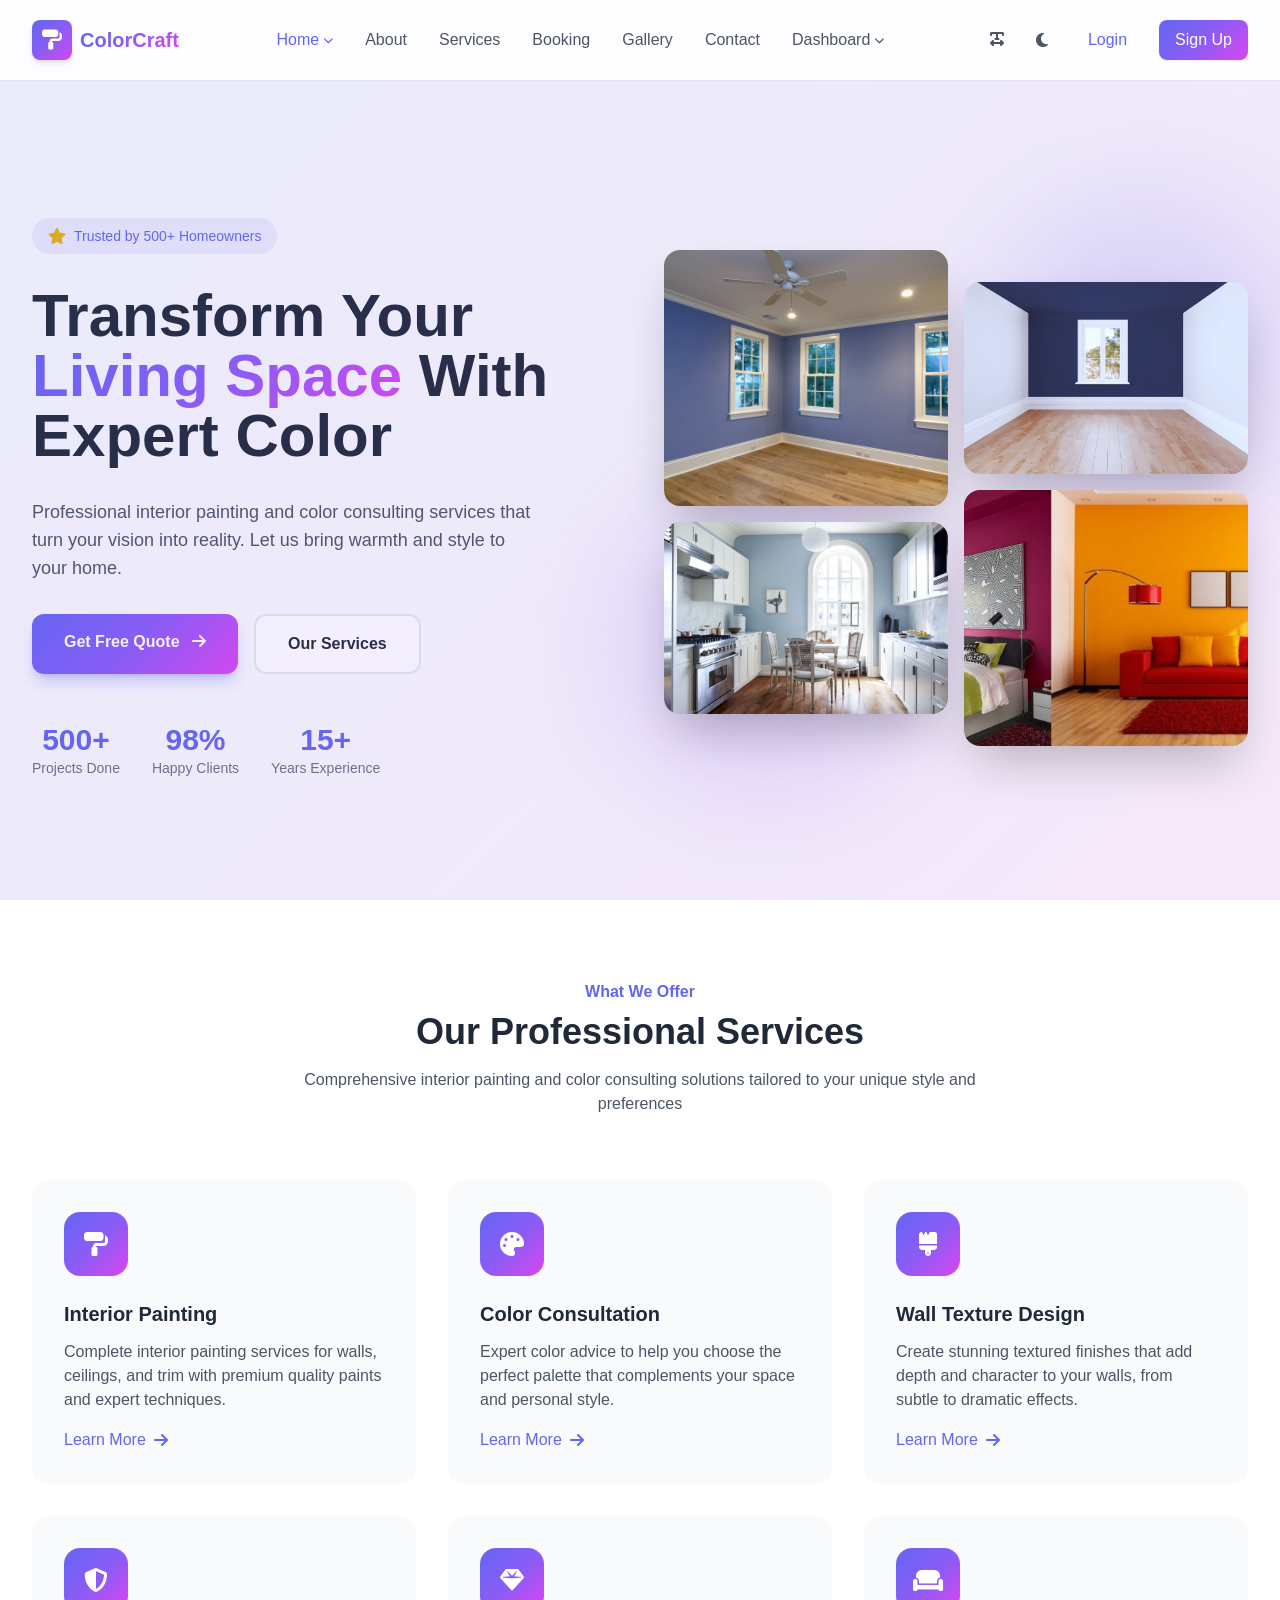
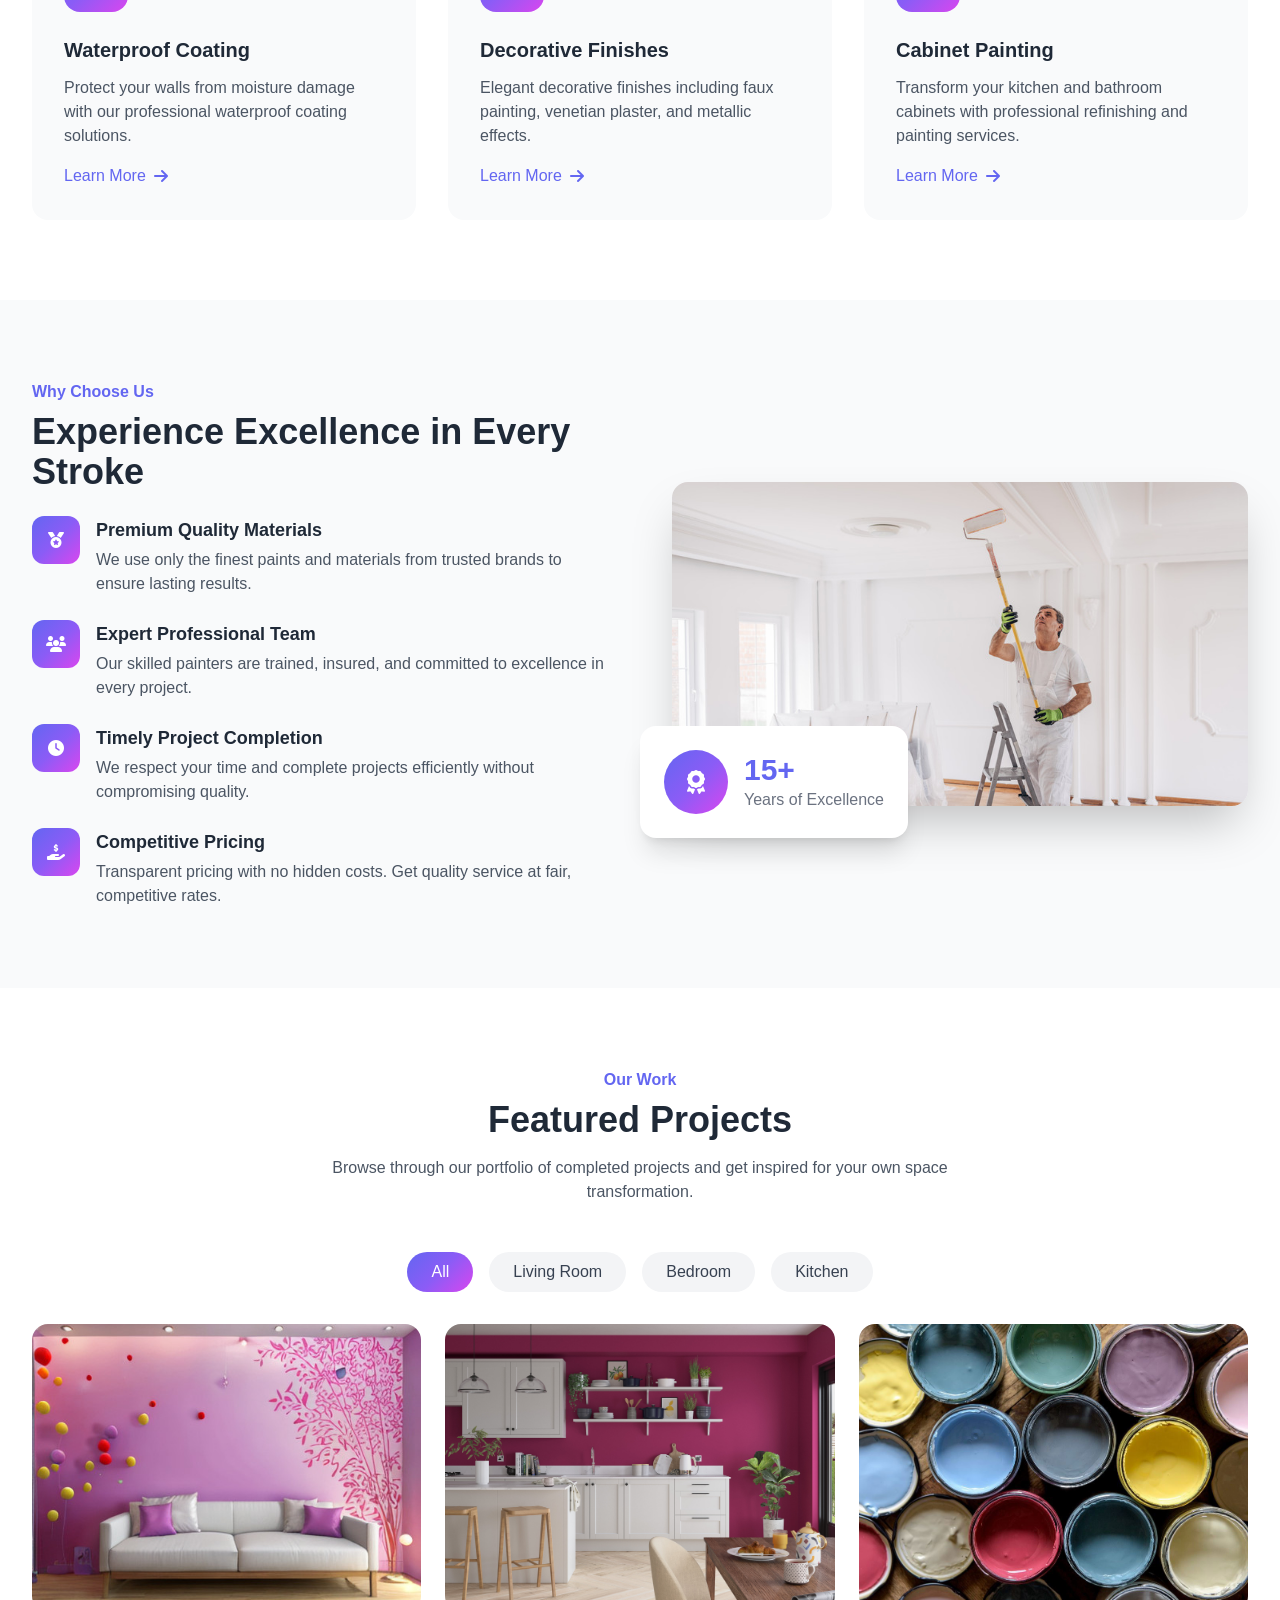
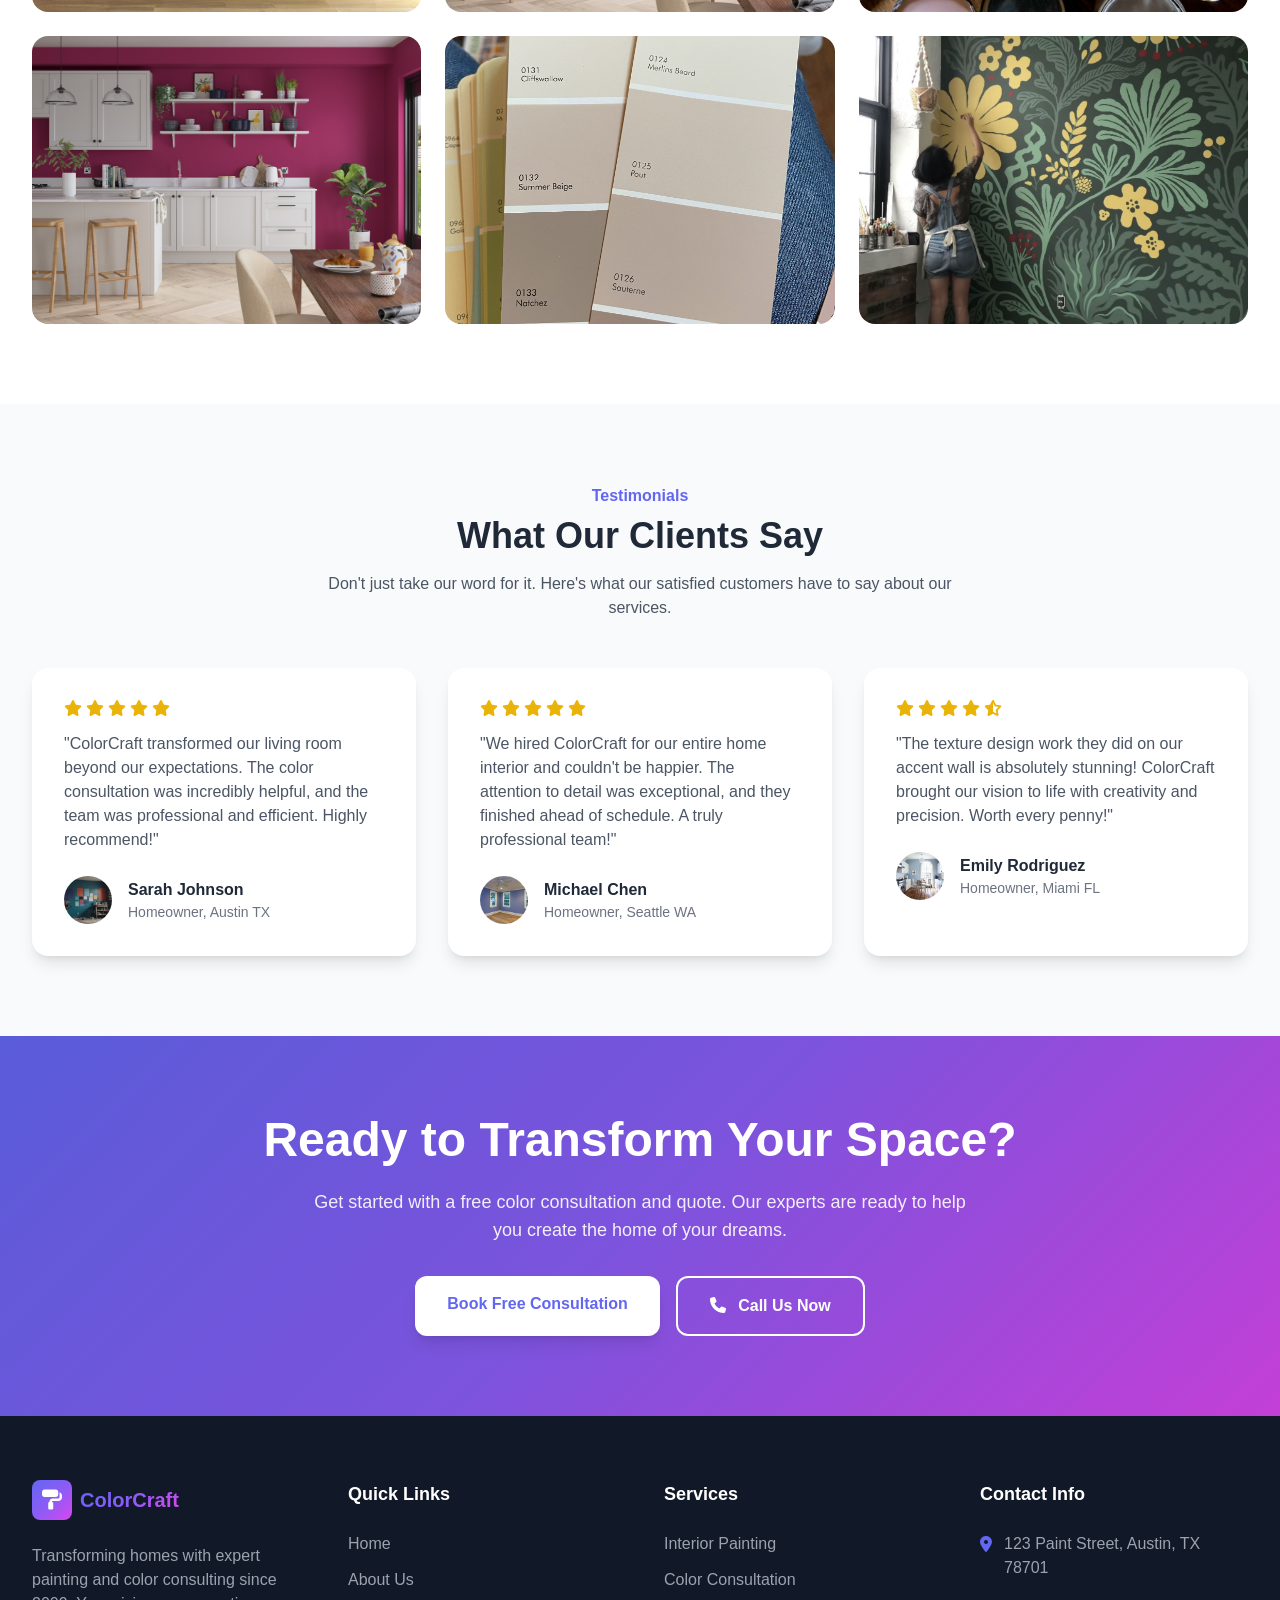
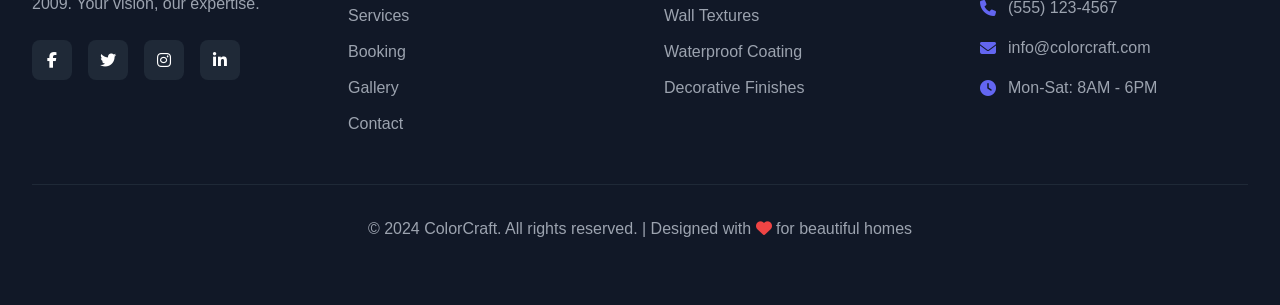
<file: index.html>
<!DOCTYPE html>
<html lang="en" class="scroll-smooth">

<head>
    <meta charset="UTF-8">
    <meta name="viewport" content="width=device-width, initial-scale=1.0">
    <title>ColorCraft - About Us | Professional Painting & Color Consulting</title>
    <link rel="stylesheet" href="css/styles.css">
    <link rel="icon" type="image/png" href="img/fav-icons1.png">
    <script src="tailwind.js"></script>
    <link rel="stylesheet" href="https://cdnjs.cloudflare.com/ajax/libs/font-awesome/6.4.0/css/all.min.css">
    <style>
        /* Custom CSS for active states and navbar enhancements */
        .nav-link {
            position: relative;
            transition: color 0.2s ease;
        }

        .nav-link:hover {
            color: #6366f1 !important;
        }

        .nav-link::after {
            content: '';
            position: absolute;
            bottom: -4px;
            left: 0;
            width: 0;
            height: 2px;
            background: linear-gradient(135deg, #6366f1 0%, #8b5cf6 100%);
            transition: width 0.3s ease;
        }

        /* .nav-link:hover::after,
        .nav-link.active-nav-link::after {
            width: 100%;
        } */

        /* Active link style for desktop */
        .nav-link.active-nav-link {
            color: #6366f1 !important;
            font-weight: 500;
        }

        /* Dropdown active item styling */
        .dropdown-item.active-dropdown-item,
        .home-drop-item.active-dropdown-item,
        .dashboard-drop-item.active-dropdown-item {
            background-color: rgba(99, 102, 241, 0.1) !important;
            color: #6366f1 !important;
            font-weight: 500;
        }

        /* Mobile menu active states */
        .mobile-link-active {
            color: #6366f1 !important;
            background-color: rgba(99, 102, 241, 0.1) !important;
            border-radius: 0.5rem;
            font-weight: 500;
        }

        .group .absolute a:hover,
        .group .absolute a.active-dropdown-item,
        #mobileMenu a.block:not(.border-2):not(.gradient-bg):hover,
        #mobileMenu a.block:not(.border-2):not(.gradient-bg).mobile-link-active,
        #mobileMenu button.w-full:hover,
        #mobileMenu button.w-full.mobile-link-active {
            color: #6366f1 !important;
            background-color: rgba(99, 102, 241, 0.1) !important;
            border-radius: 0.5rem;
        }

        /* Mobile Menu Styles - Fixed Open/Close */
        .mobile-menu {
            transform: translateX(100%);
            transition: transform 0.35s cubic-bezier(0.4, 0, 0.2, 1);
            visibility: hidden;
        }
        
        .mobile-menu.open {
            transform: translateX(0);
            visibility: visible;
        }

        /* Overlay for mobile menu */
        .mobile-menu-overlay {
            position: fixed;
            inset: 0;
            background-color: rgba(0, 0, 0, 0.5);
            z-index: 55;
            opacity: 0;
            visibility: hidden;
            transition: opacity 0.3s ease, visibility 0.3s ease;
        }
        
        .mobile-menu-overlay.active {
            opacity: 1;
            visibility: visible;
        }

        
        
        /* About page specific animations */
        .about-icon {
            transition: transform 0.3s ease;
        }
        
        .about-card:hover .about-icon {
            transform: scale(1.1);
        }
        
        /* Prevent body scroll when mobile menu is open */
        body.menu-open {
            overflow: hidden;
        }

        /* Hero Section Gradient Enhancement */
        .hero-gradient {
            background: linear-gradient(135deg, #667eea 0%, #764ba2 100%);
        }
        
        /* Stats Counter Styling */
        .stat-number {
            font-size: 2.5rem;
            font-weight: 800;
            background: linear-gradient(135deg, #6366f1, #8b5cf6);
            -webkit-background-clip: text;
            background-clip: text;
            color: transparent;
        }
        
        /* Team hover effects */
        .team-card {
            transition: transform 0.3s ease, box-shadow 0.3s ease;
        }
        .team-card:hover {
            transform: translateY(-8px);
            box-shadow: 0 20px 25px -12px rgba(0, 0, 0, 0.15);
        }
    </style>
    <script>
        tailwind.config = {
            darkMode: 'class',
            theme: {
                extend: {
                    colors: {
                        primary: '#6366f1',
                        secondary: '#8b5cf6',
                    }
                }
            }
        }
    </script>
</head>

<body class="bg-gray-50 dark:bg-slate-900 text-gray-800 dark:text-gray-100">

    <!-- Navigation Bar -->
    <nav id="navbar"
        class="fixed top-0 left-0 right-0 z-50 bg-white/90 dark:bg-slate-900/90 backdrop-blur-sm transition-all duration-300 shadow-sm">
        <div class="max-w-7xl mx-auto px-4 sm:px-6 lg:px-8">
            <div class="flex items-center justify-between h-16 lg:h-20">
                <a href="index.html" class="flex items-center gap-2 hover:opacity-90 transition-opacity">
                    <div class="w-10 h-10 gradient-bg rounded-lg flex items-center justify-center shadow-md">
                        <i class="fas fa-paint-roller text-white text-xl"></i>
                    </div>
                    <span class="text-xl font-bold gradient-text">ColorCraft</span>
                </a>

                <!-- Desktop Navigation -->
                <div class="hidden lg:flex items-center lg:gap-4 xl:gap-8">
                    <!-- Home Dropdown -->
                    <div class="relative group">
                        <button id="desktopHomeBtn"
                            class="nav-link flex items-center gap-1 text-gray-600 dark:text-gray-300 hover:text-primary transition py-6">
                            Home <i class="fas fa-chevron-down text-[10px]"></i>
                        </button>
                        <div
                            class="absolute top-full left-0 w-40 bg-white dark:bg-slate-800 shadow-xl rounded-b-lg py-2 opacity-0 invisible group-hover:opacity-100 group-hover:visible transition-all duration-300 border-t-2 border-primary z-50">
                            <a href="index.html"
                                class="home-drop-item block px-4 py-2 text-sm text-gray-700 dark:text-gray-200 hover:bg-primary/10 hover:text-primary transition"
                                data-page="index">Home 1</a>
                            <a href="home2.html"
                                class="home-drop-item block px-4 py-2 text-sm text-gray-700 dark:text-gray-200 hover:bg-primary/10 hover:text-primary transition"
                                data-page="home2">Home 2</a>
                        </div>
                    </div>

                    <a href="about.html" class="nav-link text-gray-600 dark:text-gray-300 hover:text-primary transition"
                        data-page="about">About</a>
                    <a href="services.html"
                        class="nav-link text-gray-600 dark:text-gray-300 hover:text-primary transition"
                        data-page="services">Services</a>
                    <a href="booking.html"
                        class="nav-link text-gray-600 dark:text-gray-300 hover:text-primary transition"
                        data-page="booking">Booking</a>
                    <a href="gallery.html"
                        class="nav-link text-gray-600 dark:text-gray-300 hover:text-primary transition"
                        data-page="gallery">Gallery</a>
                    <a href="contact.html"
                        class="nav-link text-gray-600 dark:text-gray-300 hover:text-primary transition"
                        data-page="contact">Contact</a>

                    <!-- Dashboard Dropdown -->
                    <div class="relative group">
                        <button id="desktopDashboardBtn"
                            class="nav-link flex items-center gap-1 text-gray-600 dark:text-gray-300 hover:text-primary transition py-6">
                            Dashboard <i class="fas fa-chevron-down text-[10px]"></i>
                        </button>
                        <div
                            class="absolute top-full left-0 w-40 bg-white dark:bg-slate-800 shadow-xl rounded-b-lg py-2 opacity-0 invisible group-hover:opacity-100 group-hover:visible transition-all duration-300 border-t-2 border-primary z-50">
                            <a href="admin.html"
                                class="dashboard-drop-item block px-4 py-2 text-sm text-gray-700 dark:text-gray-200 hover:bg-primary/10 hover:text-primary transition"
                                data-page="admin">Admin</a>
                            <a href="user.html"
                                class="dashboard-drop-item block px-4 py-2 text-sm text-gray-700 dark:text-gray-200 hover:bg-primary/10 hover:text-primary transition"
                                data-page="user">User</a>
                        </div>
                    </div>
                </div>

                <!-- Desktop Right Buttons -->
                <div class="hidden lg:flex items-center lg:gap-2 xl:gap-4">
                    <button id="ltrToggle"
                        class="p-2 rounded-full hover:bg-gray-100 dark:hover:bg-slate-800 transition text-gray-600 dark:text-gray-300">
                        <i class="fas fa-text-width"></i>
                    </button>
                    <button class="darkModeBtn p-2 rounded-full hover:bg-gray-100 dark:hover:bg-slate-800 transition">
                        <i class="fas fa-sun sun-icon text-yellow-500 hidden dark:block"></i>
                        <i class="fas fa-moon moon-icon text-gray-600 block dark:hidden"></i>
                    </button>
                    <a href="login.html"
                        class="px-4 py-2 text-primary font-medium hover:bg-primary/10 rounded-lg transition">Login</a>
                    <a href="signup.html"
                        class="px-4 py-2 gradient-bg text-white font-medium rounded-lg hover:opacity-90 transition shadow-sm">Sign
                        Up</a>
                </div>

                <!-- Mobile Menu Button -->
                <button id="menuBtn" class="lg:hidden p-2 text-gray-600 dark:text-gray-300 hover:bg-gray-100 dark:hover:bg-slate-800 rounded-lg transition">
                    <i class="fas fa-bars text-2xl"></i>
                </button>
            </div>
        </div>
    </nav>

    <!-- Mobile Menu Overlay -->
    <div id="mobileMenuOverlay" class="mobile-menu-overlay"></div>

    <!-- Mobile Menu Sidebar -->
    <div id="mobileMenu"
        class="mobile-menu fixed top-0 right-0 bottom-0 w-80 max-w-[85%] z-[60] bg-white dark:bg-slate-900 shadow-2xl overflow-y-auto">
        <div class="sticky top-0 bg-white dark:bg-slate-900 z-10 p-4 flex justify-between items-center border-b dark:border-slate-700">
            <a href="index.html" class="flex items-center gap-2 hover:opacity-90 transition-opacity">
                <div class="w-10 h-10 gradient-bg rounded-lg flex items-center justify-center">
                    <i class="fas fa-paint-roller text-white text-xl"></i>
                </div>
                <span class="text-xl font-bold gradient-text">ColorCraft</span>
            </a>
            <button id="closeMenuBtn" class="p-2 hover:bg-gray-100 dark:hover:bg-slate-800 rounded-lg transition">
                <i class="fas fa-times text-2xl"></i>
            </button>
        </div>

        <div class="p-4 space-y-2 pb-8">
            <!-- Mobile Home Dropdown -->
            <div class="border-b dark:border-slate-800 pb-2">
                <button id="mobileHomeToggle"
                    class="w-full flex justify-between items-center py-3 px-4 text-gray-600 dark:text-gray-300 font-medium hover:bg-gray-100 dark:hover:bg-slate-800 rounded-lg transition">
                    Home <i class="fas fa-chevron-down text-xs transition-transform duration-200" id="homeMobileIcon"></i>
                </button>
                <div id="homeMobile" class="hidden pl-4 space-y-2 pb-2 mt-2">
                    <a href="index.html"
                        class="mobile-sub-link block py-2 px-4 text-gray-500 dark:text-gray-400 hover:text-primary hover:bg-primary/10 rounded-lg transition"
                        data-page="index">Home 1</a>
                    <a href="home2.html"
                        class="mobile-sub-link block py-2 px-4 text-gray-500 dark:text-gray-400 hover:text-primary hover:bg-primary/10 rounded-lg transition"
                        data-page="home2">Home 2</a>
                </div>
            </div>

            <a href="about.html"
                class="mobile-main-link block py-3 px-4 text-gray-600 dark:text-gray-300 font-medium border-b dark:border-slate-800 transition hover:bg-gray-100 dark:hover:bg-slate-800 rounded-lg"
                data-page="about">About</a>
            <a href="services.html"
                class="mobile-main-link block py-3 px-4 text-gray-600 dark:text-gray-300 font-medium border-b dark:border-slate-800 transition hover:bg-gray-100 dark:hover:bg-slate-800 rounded-lg"
                data-page="services">Services</a>
            <a href="booking.html"
                class="mobile-main-link block py-3 px-4 text-gray-600 dark:text-gray-300 font-medium border-b dark:border-slate-800 transition hover:bg-gray-100 dark:hover:bg-slate-800 rounded-lg"
                data-page="booking">Booking</a>
            <a href="gallery.html"
                class="mobile-main-link block py-3 px-4 text-gray-600 dark:text-gray-300 font-medium border-b dark:border-slate-800 transition hover:bg-gray-100 dark:hover:bg-slate-800 rounded-lg"
                data-page="gallery">Gallery</a>
            <a href="contact.html"
                class="mobile-main-link block py-3 px-4 text-gray-600 dark:text-gray-300 font-medium border-b dark:border-slate-800 transition hover:bg-gray-100 dark:hover:bg-slate-800 rounded-lg"
                data-page="contact">Contact</a>

            <!-- Mobile Dashboard Dropdown -->
            <div class="border-b dark:border-slate-800 pb-2">
                <button id="mobileDashboardToggle"
                    class="w-full flex justify-between items-center py-3 px-4 text-gray-600 dark:text-gray-300 font-medium hover:bg-gray-100 dark:hover:bg-slate-800 rounded-lg transition">
                    Dashboard <i class="fas fa-chevron-down text-xs transition-transform duration-200" id="dashMobileIcon"></i>
                </button>
                <div id="dashMobile" class="hidden pl-4 space-y-2 pb-2 mt-2">
                    <a href="admin.html"
                        class="mobile-sub-link block py-2 px-4 text-gray-500 dark:text-gray-400 hover:text-primary hover:bg-primary/10 rounded-lg transition"
                        data-page="admin">Admin</a>
                    <a href="user.html"
                        class="mobile-sub-link block py-2 px-4 text-gray-500 dark:text-gray-400 hover:text-primary hover:bg-primary/10 rounded-lg transition"
                        data-page="user">User</a>
                </div>
            </div>

            <div class="pt-6 space-y-4">
                <div class="flex items-center justify-around gap-4">
                    <button id="ltrToggleMobile"
                        class="flex-1 p-3 rounded-xl bg-gray-100 dark:bg-slate-800 text-gray-600 dark:text-gray-300 flex flex-col items-center gap-1 transition hover:bg-gray-200 dark:hover:bg-slate-700">
                        <i class="fas fa-text-width"></i>
                        <span class="text-[10px]">LTR/RTL</span>
                    </button>
                    <button
                        class="darkModeBtn flex-1 p-3 rounded-xl bg-gray-100 dark:bg-slate-800 text-gray-600 dark:text-gray-300 flex flex-col items-center gap-1 transition hover:bg-gray-200 dark:hover:bg-slate-700">
                        <i class="fas fa-moon dark:hidden"></i>
                        <i class="fas fa-sun hidden dark:block text-yellow-500"></i>
                        <span class="text-[10px]">Theme</span>
                    </button>
                </div>

                <a href="login.html"
                    class="block py-3 text-center text-primary font-bold rounded-lg border-2 border-primary transition hover:bg-primary/10">Login</a>
                <a href="signup.html"
                    class="block py-3 text-center gradient-bg text-white font-bold rounded-lg shadow-md transition hover:opacity-90">Sign
                    Up</a>
            </div>
        </div>
    </div>

    
    <script>
        // ========================
        // 1. DARK MODE LOGIC
        // ========================
        const darkModeButtons = document.querySelectorAll('.darkModeBtn');
        if (localStorage.theme === 'dark' || (!('theme' in localStorage) && window.matchMedia('(prefers-color-scheme: dark)').matches)) {
            document.documentElement.classList.add('dark');
        } else {
            document.documentElement.classList.remove('dark');
        }
        darkModeButtons.forEach(btn => {
            btn.addEventListener('click', () => {
                if (document.documentElement.classList.contains('dark')) {
                    document.documentElement.classList.remove('dark');
                    localStorage.theme = 'light';
                } else {
                    document.documentElement.classList.add('dark');
                    localStorage.theme = 'dark';
                }
            });
        });

        // ========================
        // 2. MOBILE MENU CONTROLS - FIXED OPEN/CLOSE
        // ========================
        const menuBtn = document.getElementById('menuBtn');
        const closeMenuBtn = document.getElementById('closeMenuBtn');
        const mobileMenu = document.getElementById('mobileMenu');
        const overlay = document.getElementById('mobileMenuOverlay');
        const body = document.body;

        function openMobileMenu() {
            if (mobileMenu) {
                mobileMenu.classList.add('open');
                if (overlay) overlay.classList.add('active');
                body.classList.add('menu-open');
            }
        }

        function closeMobileMenu() {
            if (mobileMenu) {
                mobileMenu.classList.remove('open');
                if (overlay) overlay.classList.remove('active');
                body.classList.remove('menu-open');
            }
        }

        if (menuBtn) {
            menuBtn.addEventListener('click', openMobileMenu);
        }
        if (closeMenuBtn) {
            closeMenuBtn.addEventListener('click', closeMobileMenu);
        }
        if (overlay) {
            overlay.addEventListener('click', closeMobileMenu);
        }

        document.addEventListener('keydown', (e) => {
            if (e.key === 'Escape' && mobileMenu && mobileMenu.classList.contains('open')) {
                closeMobileMenu();
            }
        });

        function toggleMobileDropdown(id, iconId) {
            const element = document.getElementById(id);
            const icon = document.getElementById(iconId);
            if (element && icon) {
                element.classList.toggle('hidden');
                icon.classList.toggle('rotate-180');
            }
        }
        
        const homeToggle = document.getElementById('mobileHomeToggle');
        const dashToggle = document.getElementById('mobileDashboardToggle');
        if (homeToggle) {
            homeToggle.addEventListener('click', () => toggleMobileDropdown('homeMobile', 'homeMobileIcon'));
        }
        if (dashToggle) {
            dashToggle.addEventListener('click', () => toggleMobileDropdown('dashMobile', 'dashMobileIcon'));
        }

        const allMobileLinks = document.querySelectorAll('.mobile-main-link, .mobile-sub-link, #mobileMenu a.block, #mobileMenu a[href]');
        allMobileLinks.forEach(link => {
            link.addEventListener('click', (e) => {
                if (link.getAttribute('href') && !link.classList.contains('border-2')) {
                    setTimeout(() => {
                        closeMobileMenu();
                    }, 150);
                }
            });
        });

        // ========================
        // 3. LTR/RTL LOGIC
        // ========================
        const ltrToggle = document.getElementById('ltrToggle');
        const ltrToggleMobile = document.getElementById('ltrToggleMobile');
        const setDirection = (btn) => {
            if (btn) {
                btn.addEventListener('click', () => {
                    const isRTL = document.documentElement.dir === 'rtl';
                    document.documentElement.dir = isRTL ? 'ltr' : 'rtl';
                });
            }
        };
        setDirection(ltrToggle);
        setDirection(ltrToggleMobile);

        // ========================
        // 4. ACTIVE PAGE HIGHLIGHT - FIX: ABOUT PAGE NOW HIGHLIGHTS "HOME 1" AS ACTIVE (REMOVED ABOUT ACTIVE)
        // ========================
        function getCurrentPageId() {
            const path = window.location.pathname;
            const filename = path.split('/').pop() || 'about.html';
            const page = filename.split('?')[0].split('#')[0];
            if (page === '' || page === 'index.html') return 'index';
            if (page === 'home2.html') return 'home2';
            if (page === 'about.html') return 'about';
            if (page === 'services.html') return 'services';
            if (page === 'booking.html') return 'booking';
            if (page === 'gallery.html') return 'gallery';
            if (page === 'contact.html') return 'contact';
            if (page === 'admin.html') return 'admin';
            if (page === 'user.html') return 'user';
            return 'about';
        }

        function clearAllActiveStates() {
            document.querySelectorAll('.nav-link').forEach(link => link.classList.remove('active-nav-link'));
            document.querySelectorAll('.home-drop-item, .dashboard-drop-item').forEach(item => item.classList.remove('active-dropdown-item'));
            document.querySelectorAll('.mobile-main-link').forEach(link => link.classList.remove('mobile-link-active'));
            document.querySelectorAll('.mobile-sub-link').forEach(link => link.classList.remove('mobile-link-active'));
            const desktopHomeBtn = document.getElementById('desktopHomeBtn');
            const desktopDashBtn = document.getElementById('desktopDashboardBtn');
            if (desktopHomeBtn) desktopHomeBtn.classList.remove('active-nav-link');
            if (desktopDashBtn) desktopDashBtn.classList.remove('active-nav-link');
        }

        function applyActiveHighlight() {
            const currentPage = getCurrentPageId();
            
            // CRITICAL CHANGE: For about.html, we want to activate Home 1 instead of About
            if (currentPage === 'about') {
                // Activate Home dropdown button
                const homeBtn = document.getElementById('desktopHomeBtn');
                if (homeBtn) homeBtn.classList.add('active-nav-link');
                // Activate Home 1 (index) as active dropdown item
                const activeHomeChild = document.querySelector('.home-drop-item[data-page="index"]');
                if (activeHomeChild) activeHomeChild.classList.add('active-dropdown-item');
                // Mobile: activate Home dropdown and mark Home 1 as active
                const mobileSubHome = document.querySelector('.mobile-sub-link[data-page="index"]');
                if (mobileSubHome) mobileSubHome.classList.add('mobile-link-active');
                // Also ensure the main About link does NOT get active class
                const aboutDesktop = document.querySelector('.nav-link[data-page="about"]');
                if (aboutDesktop) aboutDesktop.classList.remove('active-nav-link');
                const aboutMobile = document.querySelector('.mobile-main-link[data-page="about"]');
                if (aboutMobile) aboutMobile.classList.remove('mobile-link-active');
            }
            else if (currentPage === 'index' || currentPage === 'home2') {
                const homeBtn = document.getElementById('desktopHomeBtn');
                if (homeBtn) homeBtn.classList.add('active-nav-link');
                const activeHomeChild = document.querySelector(`.home-drop-item[data-page="${currentPage}"]`);
                if (activeHomeChild) activeHomeChild.classList.add('active-dropdown-item');
                const mobileSubHome = document.querySelector(`.mobile-sub-link[data-page="${currentPage}"]`);
                if (mobileSubHome) mobileSubHome.classList.add('mobile-link-active');
            }
            else if (currentPage === 'admin' || currentPage === 'user') {
                const dashBtn = document.getElementById('desktopDashboardBtn');
                if (dashBtn) dashBtn.classList.add('active-nav-link');
                const activeDashChild = document.querySelector(`.dashboard-drop-item[data-page="${currentPage}"]`);
                if (activeDashChild) activeDashChild.classList.add('active-dropdown-item');
                const mobileSubDash = document.querySelector(`.mobile-sub-link[data-page="${currentPage}"]`);
                if (mobileSubDash) mobileSubDash.classList.add('mobile-link-active');
            }
            else {
                const desktopLink = document.querySelector(`.nav-link[data-page="${currentPage}"]`);
                if (desktopLink) desktopLink.classList.add('active-nav-link');
                const mobileLink = document.querySelector(`.mobile-main-link[data-page="${currentPage}"]`);
                if (mobileLink) mobileLink.classList.add('mobile-link-active');
            }
        }

        function addDataAttributes() {
            document.querySelectorAll('.nav-link[href="about.html"]').forEach(el => el.setAttribute('data-page', 'about'));
            document.querySelectorAll('.nav-link[href="services.html"]').forEach(el => el.setAttribute('data-page', 'services'));
            document.querySelectorAll('.nav-link[href="booking.html"]').forEach(el => el.setAttribute('data-page', 'booking'));
            document.querySelectorAll('.nav-link[href="gallery.html"]').forEach(el => el.setAttribute('data-page', 'gallery'));
            document.querySelectorAll('.nav-link[href="contact.html"]').forEach(el => el.setAttribute('data-page', 'contact'));
            document.querySelectorAll('.mobile-main-link[href="about.html"]').forEach(el => el.setAttribute('data-page', 'about'));
            document.querySelectorAll('.mobile-main-link[href="services.html"]').forEach(el => el.setAttribute('data-page', 'services'));
            document.querySelectorAll('.mobile-main-link[href="booking.html"]').forEach(el => el.setAttribute('data-page', 'booking'));
            document.querySelectorAll('.mobile-main-link[href="gallery.html"]').forEach(el => el.setAttribute('data-page', 'gallery'));
            document.querySelectorAll('.mobile-main-link[href="contact.html"]').forEach(el => el.setAttribute('data-page', 'contact'));
        }

        window.addEventListener('popstate', () => {
            clearAllActiveStates();
            applyActiveHighlight();
        });

        document.addEventListener('DOMContentLoaded', () => {
            addDataAttributes();
            clearAllActiveStates();
            applyActiveHighlight();
        });
    </script>

</body>

</html>

    <section id="hero" class="pt-20 lg:pt-24 min-h-screen flex items-center relative overflow-hidden">
        <div class="absolute inset-0 gradient-bg opacity-10"></div>
        <div class="max-w-7xl mx-auto px-4 sm:px-6 lg:px-8 py-12 lg:py-20">
            <div class="grid lg:grid-cols-2 gap-12 items-center">
                <div class="space-y-8">
                    <div class="inline-flex items-center gap-2 px-4 py-2 bg-primary/10 rounded-full">
                        <i class="fas fa-star text-yellow-500"></i>
                        <span class="text-sm font-medium text-primary">Trusted by 500+ Homeowners</span>
                    </div>
                    <h1 class="text-4xl md:text-5xl lg:text-6xl font-bold leading-tight">
                        Transform Your <span class="gradient-text">Living Space</span> With Expert Color
                    </h1>
                    <p class="text-lg text-gray-600 dark:text-gray-300 max-w-lg">
                        Professional interior painting and color consulting services that turn your vision into reality. Let us bring warmth and style to your home.
                    </p>
                    <div class="flex flex-wrap gap-4">
                        <a href="booking.html" class="px-8 py-4 gradient-bg text-white font-semibold rounded-xl hover:opacity-90 transition shadow-lg shadow-primary/30">
                            Get Free Quote <i class="fas fa-arrow-right ml-2"></i>
                        </a>
                        <a href="services.html" class="px-8 py-4 bg-white dark:bg-slate-800 text-gray-800 dark:text-white font-semibold rounded-xl border-2 border-gray-200 dark:border-slate-700 hover:border-primary transition">
                            Our Services
                        </a>
                    </div>
                    <div class="flex items-center gap-8 pt-4">
                        <div class="text-center">
                            <div class="text-3xl font-bold text-primary">500+</div>
                            <div class="text-sm text-gray-500">Projects Done</div>
                        </div>
                        <div class="text-center">
                            <div class="text-3xl font-bold text-primary">98%</div>
                            <div class="text-sm text-gray-500">Happy Clients</div>
                        </div>
                        <div class="text-center">
                            <div class="text-3xl font-bold text-primary">15+</div>
                            <div class="text-sm text-gray-500">Years Experience</div>
                        </div>
                    </div>
                </div>
                <div class="relative">
                    <div class="absolute -top-10 -right-10 w-72 h-72 bg-primary/20 rounded-full blur-3xl"></div>
                    <div class="absolute -bottom-10 -left-10 w-72 h-72 bg-secondary/20 rounded-full blur-3xl"></div>
                    <div class="relative grid grid-cols-2 gap-4">
                        <div class="space-y-4">
                            <img src="img/home1-1.jpg" alt="Living room painting" class="rounded-2xl shadow-2xl w-full h-64 object-cover">
                            <img src="img/home1-2.jpg" alt="Bedroom painting" class="rounded-2xl shadow-2xl w-full h-48 object-cover">
                        </div>
                        <div class="space-y-4 pt-8">
                            <img src="img/home1-3.jpg" alt="Kitchen painting" class="rounded-2xl shadow-2xl w-full h-48 object-cover">
                            <img src="img/home1-4.jpg" alt="Dining room painting" class="rounded-2xl shadow-2xl w-full h-64 object-cover">
                        </div>
                    </div>
                </div>
            </div>
        </div>
    </section>

    <section id="services" class="py-20 bg-white dark:bg-slate-800">
        <div class="max-w-7xl mx-auto px-4 sm:px-6 lg:px-8">
            <div class="text-center mb-16">
                <span class="text-primary font-semibold">What We Offer</span>
                <h2 class="text-3xl md:text-4xl font-bold mt-2 mb-4">Our Professional Services</h2>
                <p class="text-gray-600 dark:text-gray-300 max-w-2xl mx-auto">Comprehensive interior painting and color consulting solutions tailored to your unique style and preferences</p>
            </div>
            <div class="grid md:grid-cols-2 lg:grid-cols-3 gap-8">
                <div class="group p-8 bg-gray-50 dark:bg-slate-700 rounded-2xl hover:bg-primary/5 hover:shadow-xl transition-all duration-300">
                    <div class="w-16 h-16 gradient-bg rounded-2xl flex items-center justify-center mb-6 group-hover:scale-110 transition">
                        <i class="fas fa-paint-roller text-white text-2xl"></i>
                    </div>
                    <h3 class="text-xl font-bold mb-3">Interior Painting</h3>
                    <p class="text-gray-600 dark:text-gray-300 mb-4">Complete interior painting services for walls, ceilings, and trim with premium quality paints and expert techniques.</p>
                    <a href="services.html" class="text-primary font-medium hover:text-secondary transition inline-flex items-center gap-2">
                        Learn More <i class="fas fa-arrow-right"></i>
                    </a>
                </div>
                <div class="group p-8 bg-gray-50 dark:bg-slate-700 rounded-2xl hover:bg-primary/5 hover:shadow-xl transition-all duration-300">
                    <div class="w-16 h-16 gradient-bg rounded-2xl flex items-center justify-center mb-6 group-hover:scale-110 transition">
                        <i class="fas fa-palette text-white text-2xl"></i>
                    </div>
                    <h3 class="text-xl font-bold mb-3">Color Consultation</h3>
                    <p class="text-gray-600 dark:text-gray-300 mb-4">Expert color advice to help you choose the perfect palette that complements your space and personal style.</p>
                    <a href="services.html" class="text-primary font-medium hover:text-secondary transition inline-flex items-center gap-2">
                        Learn More <i class="fas fa-arrow-right"></i>
                    </a>
                </div>
                <div class="group p-8 bg-gray-50 dark:bg-slate-700 rounded-2xl hover:bg-primary/5 hover:shadow-xl transition-all duration-300">
                    <div class="w-16 h-16 gradient-bg rounded-2xl flex items-center justify-center mb-6 group-hover:scale-110 transition">
                        <i class="fas fa-brush text-white text-2xl"></i>
                    </div>
                    <h3 class="text-xl font-bold mb-3">Wall Texture Design</h3>
                    <p class="text-gray-600 dark:text-gray-300 mb-4">Create stunning textured finishes that add depth and character to your walls, from subtle to dramatic effects.</p>
                    <a href="services.html" class="text-primary font-medium hover:text-secondary transition inline-flex items-center gap-2">
                        Learn More <i class="fas fa-arrow-right"></i>
                    </a>
                </div>
                <div class="group p-8 bg-gray-50 dark:bg-slate-700 rounded-2xl hover:bg-primary/5 hover:shadow-xl transition-all duration-300">
                    <div class="w-16 h-16 gradient-bg rounded-2xl flex items-center justify-center mb-6 group-hover:scale-110 transition">
                        <i class="fas fa-shield-alt text-white text-2xl"></i>
                    </div>
                    <h3 class="text-xl font-bold mb-3">Waterproof Coating</h3>
                    <p class="text-gray-600 dark:text-gray-300 mb-4">Protect your walls from moisture damage with our professional waterproof coating solutions.</p>
                    <a href="services.html" class="text-primary font-medium hover:text-secondary transition inline-flex items-center gap-2">
                        Learn More <i class="fas fa-arrow-right"></i>
                    </a>
                </div>
                <div class="group p-8 bg-gray-50 dark:bg-slate-700 rounded-2xl hover:bg-primary/5 hover:shadow-xl transition-all duration-300">
                    <div class="w-16 h-16 gradient-bg rounded-2xl flex items-center justify-center mb-6 group-hover:scale-110 transition">
                        <i class="fas fa-gem text-white text-2xl"></i>
                    </div>
                    <h3 class="text-xl font-bold mb-3">Decorative Finishes</h3>
                    <p class="text-gray-600 dark:text-gray-300 mb-4">Elegant decorative finishes including faux painting, venetian plaster, and metallic effects.</p>
                    <a href="services.html" class="text-primary font-medium hover:text-secondary transition inline-flex items-center gap-2">
                        Learn More <i class="fas fa-arrow-right"></i>
                    </a>
                </div>
                <div class="group p-8 bg-gray-50 dark:bg-slate-700 rounded-2xl hover:bg-primary/5 hover:shadow-xl transition-all duration-300">
                    <div class="w-16 h-16 gradient-bg rounded-2xl flex items-center justify-center mb-6 group-hover:scale-110 transition">
                        <i class="fas fa-couch text-white text-2xl"></i>
                    </div>
                    <h3 class="text-xl font-bold mb-3">Cabinet Painting</h3>
                    <p class="text-gray-600 dark:text-gray-300 mb-4">Transform your kitchen and bathroom cabinets with professional refinishing and painting services.</p>
                    <a href="services.html" class="text-primary font-medium hover:text-secondary transition inline-flex items-center gap-2">
                        Learn More <i class="fas fa-arrow-right"></i>
                    </a>
                </div>
            </div>
        </div>
    </section>

    <section id="why-us" class="py-20 bg-gray-50 dark:bg-slate-900">
        <div class="max-w-7xl mx-auto px-4 sm:px-6 lg:px-8">
            <div class="grid lg:grid-cols-2 gap-16 items-center">
                <div>
                    <span class="text-primary font-semibold">Why Choose Us</span>
                    <h2 class="text-3xl md:text-4xl font-bold mt-2 mb-6">Experience Excellence in Every Stroke</h2>
                    <div class="space-y-6">
                        <div class="flex gap-4">
                            <div class="w-12 h-12 gradient-bg rounded-xl flex items-center justify-center flex-shrink-0">
                                <i class="fas fa-medal text-white"></i>
                            </div>
                            <div>
                                <h3 class="font-bold text-lg mb-1">Premium Quality Materials</h3>
                                <p class="text-gray-600 dark:text-gray-300">We use only the finest paints and materials from trusted brands to ensure lasting results.</p>
                            </div>
                        </div>
                        <div class="flex gap-4">
                            <div class="w-12 h-12 gradient-bg rounded-xl flex items-center justify-center flex-shrink-0">
                                <i class="fas fa-users text-white"></i>
                            </div>
                            <div>
                                <h3 class="font-bold text-lg mb-1">Expert Professional Team</h3>
                                <p class="text-gray-600 dark:text-gray-300">Our skilled painters are trained, insured, and committed to excellence in every project.</p>
                            </div>
                        </div>
                        <div class="flex gap-4">
                            <div class="w-12 h-12 gradient-bg rounded-xl flex items-center justify-center flex-shrink-0">
                                <i class="fas fa-clock text-white"></i>
                            </div>
                            <div>
                                <h3 class="font-bold text-lg mb-1">Timely Project Completion</h3>
                                <p class="text-gray-600 dark:text-gray-300">We respect your time and complete projects efficiently without compromising quality.</p>
                            </div>
                        </div>
                        <div class="flex gap-4">
                            <div class="w-12 h-12 gradient-bg rounded-xl flex items-center justify-center flex-shrink-0">
                                <i class="fas fa-hand-holding-usd text-white"></i>
                            </div>
                            <div>
                                <h3 class="font-bold text-lg mb-1">Competitive Pricing</h3>
                                <p class="text-gray-600 dark:text-gray-300">Transparent pricing with no hidden costs. Get quality service at fair, competitive rates.</p>
                            </div>
                        </div>
                    </div>
                </div>
                <div class="relative">
                    <img src="img/home1-5.jpg" alt="Professional painter at work" class="rounded-2xl shadow-2xl">
                    <div class="absolute -bottom-8 -left-8 bg-white dark:bg-slate-800 rounded-2xl p-6 shadow-xl">
                        <div class="flex items-center gap-4">
                            <div class="w-16 h-16 gradient-bg rounded-full flex items-center justify-center">
                                <i class="fas fa-award text-white text-2xl"></i>
                            </div>
                            <div>
                                <div class="text-3xl font-bold text-primary">15+</div>
                                <div class="text-gray-500">Years of Excellence</div>
                            </div>
                        </div>
                    </div>
                </div>
            </div>
        </div>
    </section>

    <section id="gallery" class="py-20 bg-white dark:bg-slate-800">
        <div class="max-w-7xl mx-auto px-4 sm:px-6 lg:px-8">
            <div class="text-center mb-12">
                <span class="text-primary font-semibold">Our Work</span>
                <h2 class="text-3xl md:text-4xl font-bold mt-2 mb-4">Featured Projects</h2>
                <p class="text-gray-600 dark:text-gray-300 max-w-2xl mx-auto">Browse through our portfolio of completed projects and get inspired for your own space transformation.</p>
            </div>
            <div class="flex flex-wrap justify-center gap-4 mb-8">
                <button onclick="filterGallery('all')" class="px-6 py-2 gradient-bg text-white font-medium rounded-full">All</button>
                <button onclick="filterGallery('living')" class="px-6 py-2 bg-gray-100 dark:bg-slate-700 text-gray-700 dark:text-gray-300 font-medium rounded-full hover:bg-primary/10 transition">Living Room</button>
                <button onclick="filterGallery('bedroom')" class="px-6 py-2 bg-gray-100 dark:bg-slate-700 text-gray-700 dark:text-gray-300 font-medium rounded-full hover:bg-primary/10 transition">Bedroom</button>
                <button onclick="filterGallery('kitchen')" class="px-6 py-2 bg-gray-100 dark:bg-slate-700 text-gray-700 dark:text-gray-300 font-medium rounded-full hover:bg-primary/10 transition">Kitchen</button>
            </div>
            <div class="grid md:grid-cols-2 lg:grid-cols-3 gap-6">
                <div class="gallery-item relative group overflow-hidden rounded-2xl" data-category="living">
                    <img src="img/home1-6.jpg" alt="Living room project" class="w-full h-72 object-cover group-hover:scale-110 transition duration-500">
                    <div class="absolute inset-0 bg-gradient-to-t from-black/70 to-transparent opacity-0 group-hover:opacity-100 transition">
                        <div class="absolute bottom-4 left-4 text-white">
                            <h3 class="font-bold text-lg">Modern Living Room</h3>
                            <p class="text-sm text-gray-200">Complete color transformation</p>
                        </div>
                    </div>
                </div>
                <div class="gallery-item relative group overflow-hidden rounded-2xl" data-category="bedroom">
                    <img src="img/home1-7.jpg" alt="Bedroom project" class="w-full h-72 object-cover group-hover:scale-110 transition duration-500">
                    <div class="absolute inset-0 bg-gradient-to-t from-black/70 to-transparent opacity-0 group-hover:opacity-100 transition">
                        <div class="absolute bottom-4 left-4 text-white">
                            <h3 class="font-bold text-lg">Cozy Bedroom</h3>
                            <p class="text-sm text-gray-200">Serene color palette</p>
                        </div>
                    </div>
                </div>
                <div class="gallery-item relative group overflow-hidden rounded-2xl" data-category="kitchen">
                    <img src="img/home1-8.jpg" alt="Kitchen project" class="w-full h-72 object-cover group-hover:scale-110 transition duration-500">
                    <div class="absolute inset-0 bg-gradient-to-t from-black/70 to-transparent opacity-0 group-hover:opacity-100 transition">
                        <div class="absolute bottom-4 left-4 text-white">
                            <h3 class="font-bold text-lg">Modern Kitchen</h3>
                            <p class="text-sm text-gray-200">Cabinet refinishing</p>
                        </div>
                    </div>
                </div>
                <div class="gallery-item relative group overflow-hidden rounded-2xl" data-category="living">
                    <img src="img/home1-9.jpg" alt="Dining room project" class="w-full h-72 object-cover group-hover:scale-110 transition duration-500">
                    <div class="absolute inset-0 bg-gradient-to-t from-black/70 to-transparent opacity-0 group-hover:opacity-100 transition">
                        <div class="absolute bottom-4 left-4 text-white">
                            <h3 class="font-bold text-lg">Elegant Dining</h3>
                            <p class="text-sm text-gray-200">Sophisticated finishes</p>
                        </div>
                    </div>
                </div>
                <div class="gallery-item relative group overflow-hidden rounded-2xl" data-category="bedroom">
                    <img src="img/home1-10.jpg" alt="Master bedroom project" class="w-full h-72 object-cover group-hover:scale-110 transition duration-500">
                    <div class="absolute inset-0 bg-gradient-to-t from-black/70 to-transparent opacity-0 group-hover:opacity-100 transition">
                        <div class="absolute bottom-4 left-4 text-white">
                            <h3 class="font-bold text-lg">Master Suite</h3>
                            <p class="text-sm text-gray-200">Luxurious ambiance</p>
                        </div>
                    </div>
                </div>
                <div class="gallery-item relative group overflow-hidden rounded-2xl" data-category="kitchen">
                    <img src="img/home1-11.jpg" alt="Kitchen project 2" class="w-full h-72 object-cover group-hover:scale-110 transition duration-500">
                    <div class="absolute inset-0 bg-gradient-to-t from-black/70 to-transparent opacity-0 group-hover:opacity-100 transition">
                        <div class="absolute bottom-4 left-4 text-white">
                            <h3 class="font-bold text-lg">Contemporary Kitchen</h3>
                            <p class="text-sm text-gray-200">Full renovation</p>
                        </div>
                    </div>
                </div>
            </div>
        </div>
    </section>

    <section id="testimonials" class="py-20 bg-gray-50 dark:bg-slate-900">
        <div class="max-w-7xl mx-auto px-4 sm:px-6 lg:px-8">
            <div class="text-center mb-12">
                <span class="text-primary font-semibold">Testimonials</span>
                <h2 class="text-3xl md:text-4xl font-bold mt-2 mb-4">What Our Clients Say</h2>
                <p class="text-gray-600 dark:text-gray-300 max-w-2xl mx-auto">Don't just take our word for it. Here's what our satisfied customers have to say about our services.</p>
            </div>
            <div class="grid md:grid-cols-2 lg:grid-cols-3 gap-8">
                <div class="bg-white dark:bg-slate-800 p-8 rounded-2xl shadow-lg">
                    <div class="flex items-center gap-1 mb-4">
                        <i class="fas fa-star text-yellow-500"></i>
                        <i class="fas fa-star text-yellow-500"></i>
                        <i class="fas fa-star text-yellow-500"></i>
                        <i class="fas fa-star text-yellow-500"></i>
                        <i class="fas fa-star text-yellow-500"></i>
                    </div>
                    <p class="text-gray-600 dark:text-gray-300 mb-6">"ColorCraft transformed our living room beyond our expectations. The color consultation was incredibly helpful, and the team was professional and efficient. Highly recommend!"</p>
                    <div class="flex items-center gap-4">
                        <img src="img/home1-12.jpg" alt="Sarah Johnson" class="w-12 h-12 rounded-full object-cover">
                        <div>
                            <div class="font-bold">Sarah Johnson</div>
                            <div class="text-sm text-gray-500">Homeowner, Austin TX</div>
                        </div>
                    </div>
                </div>
                <div class="bg-white dark:bg-slate-800 p-8 rounded-2xl shadow-lg">
                    <div class="flex items-center gap-1 mb-4">
                        <i class="fas fa-star text-yellow-500"></i>
                        <i class="fas fa-star text-yellow-500"></i>
                        <i class="fas fa-star text-yellow-500"></i>
                        <i class="fas fa-star text-yellow-500"></i>
                        <i class="fas fa-star text-yellow-500"></i>
                    </div>
                    <p class="text-gray-600 dark:text-gray-300 mb-6">"We hired ColorCraft for our entire home interior and couldn't be happier. The attention to detail was exceptional, and they finished ahead of schedule. A truly professional team!"</p>
                    <div class="flex items-center gap-4">
                        <img src="img/home1-1.jpg" alt="Michael Chen" class="w-12 h-12 rounded-full object-cover">
                        <div>
                            <div class="font-bold">Michael Chen</div>
                            <div class="text-sm text-gray-500">Homeowner, Seattle WA</div>
                        </div>
                    </div>
                </div>
                <div class="bg-white dark:bg-slate-800 p-8 rounded-2xl shadow-lg">
                    <div class="flex items-center gap-1 mb-4">
                        <i class="fas fa-star text-yellow-500"></i>
                        <i class="fas fa-star text-yellow-500"></i>
                        <i class="fas fa-star text-yellow-500"></i>
                        <i class="fas fa-star text-yellow-500"></i>
                        <i class="fas fa-star-half-alt text-yellow-500"></i>
                    </div>
                    <p class="text-gray-600 dark:text-gray-300 mb-6">"The texture design work they did on our accent wall is absolutely stunning! ColorCraft brought our vision to life with creativity and precision. Worth every penny!"</p>
                    <div class="flex items-center gap-4">
                        <img src="img/home1-2.jpg" alt="Emily Rodriguez" class="w-12 h-12 rounded-full object-cover">
                        <div>
                            <div class="font-bold">Emily Rodriguez</div>
                            <div class="text-sm text-gray-500">Homeowner, Miami FL</div>
                        </div>
                    </div>
                </div>
            </div>
        </div>
    </section>

    <section id="cta" class="py-20 gradient-bg relative overflow-hidden">
        <div class="absolute inset-0 bg-black/10"></div>
        <div class="max-w-4xl mx-auto px-4 sm:px-6 lg:px-8 text-center relative z-10">
            <h2 class="text-3xl md:text-4xl lg:text-5xl font-bold text-white mb-6">Ready to Transform Your Space?</h2>
            <p class="text-lg text-white/90 mb-8 max-w-2xl mx-auto">Get started with a free color consultation and quote. Our experts are ready to help you create the home of your dreams.</p>
            <div class="flex flex-wrap justify-center gap-4">
                <a href="booking.html" class="px-8 py-4 bg-white text-primary font-bold rounded-xl hover:bg-gray-100 transition shadow-lg">
                    Book Free Consultation
                </a>
                <a href="contact.html" class="px-8 py-4 border-2 border-white text-white font-bold rounded-xl hover:bg-white/10 transition">
                    <i class="fas fa-phone mr-2"></i> Call Us Now
                </a>
            </div>
        </div>
    </section>

    <footer class="bg-gray-900 text-white py-16">
        <div class="max-w-7xl mx-auto px-4 sm:px-6 lg:px-8">
            <div class="grid md:grid-cols-2 lg:grid-cols-4 gap-12 mb-12">
                <div>
                    <a href="index.html" class="flex items-center gap-2 mb-6 hover:opacity-90 transition-opacity">
                <div class="w-10 h-10 gradient-bg rounded-lg flex items-center justify-center">
                    <i class="fas fa-paint-roller text-white text-xl"></i>
                </div>
                <span class="text-xl font-bold gradient-text">ColorCraft</span>
            </a>
                    <p class="text-gray-400 mb-6">Transforming homes with expert painting and color consulting since 2009. Your vision, our expertise.</p>
                    <div class="flex gap-4">
                        <a href="#" class="w-10 h-10 bg-gray-800 rounded-lg flex items-center justify-center hover:bg-primary transition">
                            <i class="fab fa-facebook-f"></i>
                        </a>
                        <a href="#" class="w-10 h-10 bg-gray-800 rounded-lg flex items-center justify-center hover:bg-primary transition">
                            <i class="fab fa-twitter"></i>
                        </a>
                        <a href="#" class="w-10 h-10 bg-gray-800 rounded-lg flex items-center justify-center hover:bg-primary transition">
                            <i class="fab fa-instagram"></i>
                        </a>
                        <a href="#" class="w-10 h-10 bg-gray-800 rounded-lg flex items-center justify-center hover:bg-primary transition">
                            <i class="fab fa-linkedin-in"></i>
                        </a>
                    </div>
                </div>
                <div>
                    <h3 class="font-bold text-lg mb-6">Quick Links</h3>
                    <ul class="space-y-3">
                        <li><a href="index.html" class="text-gray-400 hover:text-white transition">Home</a></li>
                        
                        <li><a href="about.html" class="text-gray-400 hover:text-white transition">About Us</a></li>
                        <li><a href="services.html" class="text-gray-400 hover:text-white transition">Services</a></li>
                        <li><a href="booking.html" class="text-gray-400 hover:text-white transition">Booking</a></li>
                        <li><a href="gallery.html" class="text-gray-400 hover:text-white transition">Gallery</a></li>
                        <li><a href="contact.html" class="text-gray-400 hover:text-white transition">Contact</a></li>
                    </ul>
                </div>
                <div>
                    <h3 class="font-bold text-lg mb-6">Services</h3>
                    <ul class="space-y-3">
                        <li><a href="services.html" class="text-gray-400 hover:text-white transition">Interior Painting</a></li>
                        <li><a href="services.html" class="text-gray-400 hover:text-white transition">Color Consultation</a></li>
                        <li><a href="services.html" class="text-gray-400 hover:text-white transition">Wall Textures</a></li>
                        <li><a href="services.html" class="text-gray-400 hover:text-white transition">Waterproof Coating</a></li>
                        <li><a href="services.html" class="text-gray-400 hover:text-white transition">Decorative Finishes</a></li>
                    </ul>
                </div>
                <div>
                    <h3 class="font-bold text-lg mb-6">Contact Info</h3>
                    <ul class="space-y-4">
                        <li class="flex items-start gap-3">
                            <i class="fas fa-map-marker-alt text-primary mt-1"></i>
                            <span class="text-gray-400">123 Paint Street, Austin, TX 78701</span>
                        </li>
                        <li class="flex items-center gap-3">
                            <i class="fas fa-phone text-primary"></i>
                            <span class="text-gray-400">(555) 123-4567</span>
                        </li>
                        <li class="flex items-center gap-3">
                            <i class="fas fa-envelope text-primary"></i>
                            <span class="text-gray-400">info@colorcraft.com</span>
                        </li>
                        <li class="flex items-center gap-3">
                            <i class="fas fa-clock text-primary"></i>
                            <span class="text-gray-400">Mon-Sat: 8AM - 6PM</span>
                        </li>
                    </ul>
                </div>
            </div>
            <div class="border-t border-gray-800 pt-8 text-center">
                <p class="text-gray-400">&copy; 2024 ColorCraft. All rights reserved. | Designed with <i class="fas fa-heart text-red-500"></i> for beautiful homes</p>
            </div>
        </div>
    </footer>

    <script src="js/main.js"></script>
</body>
</html>
</file>
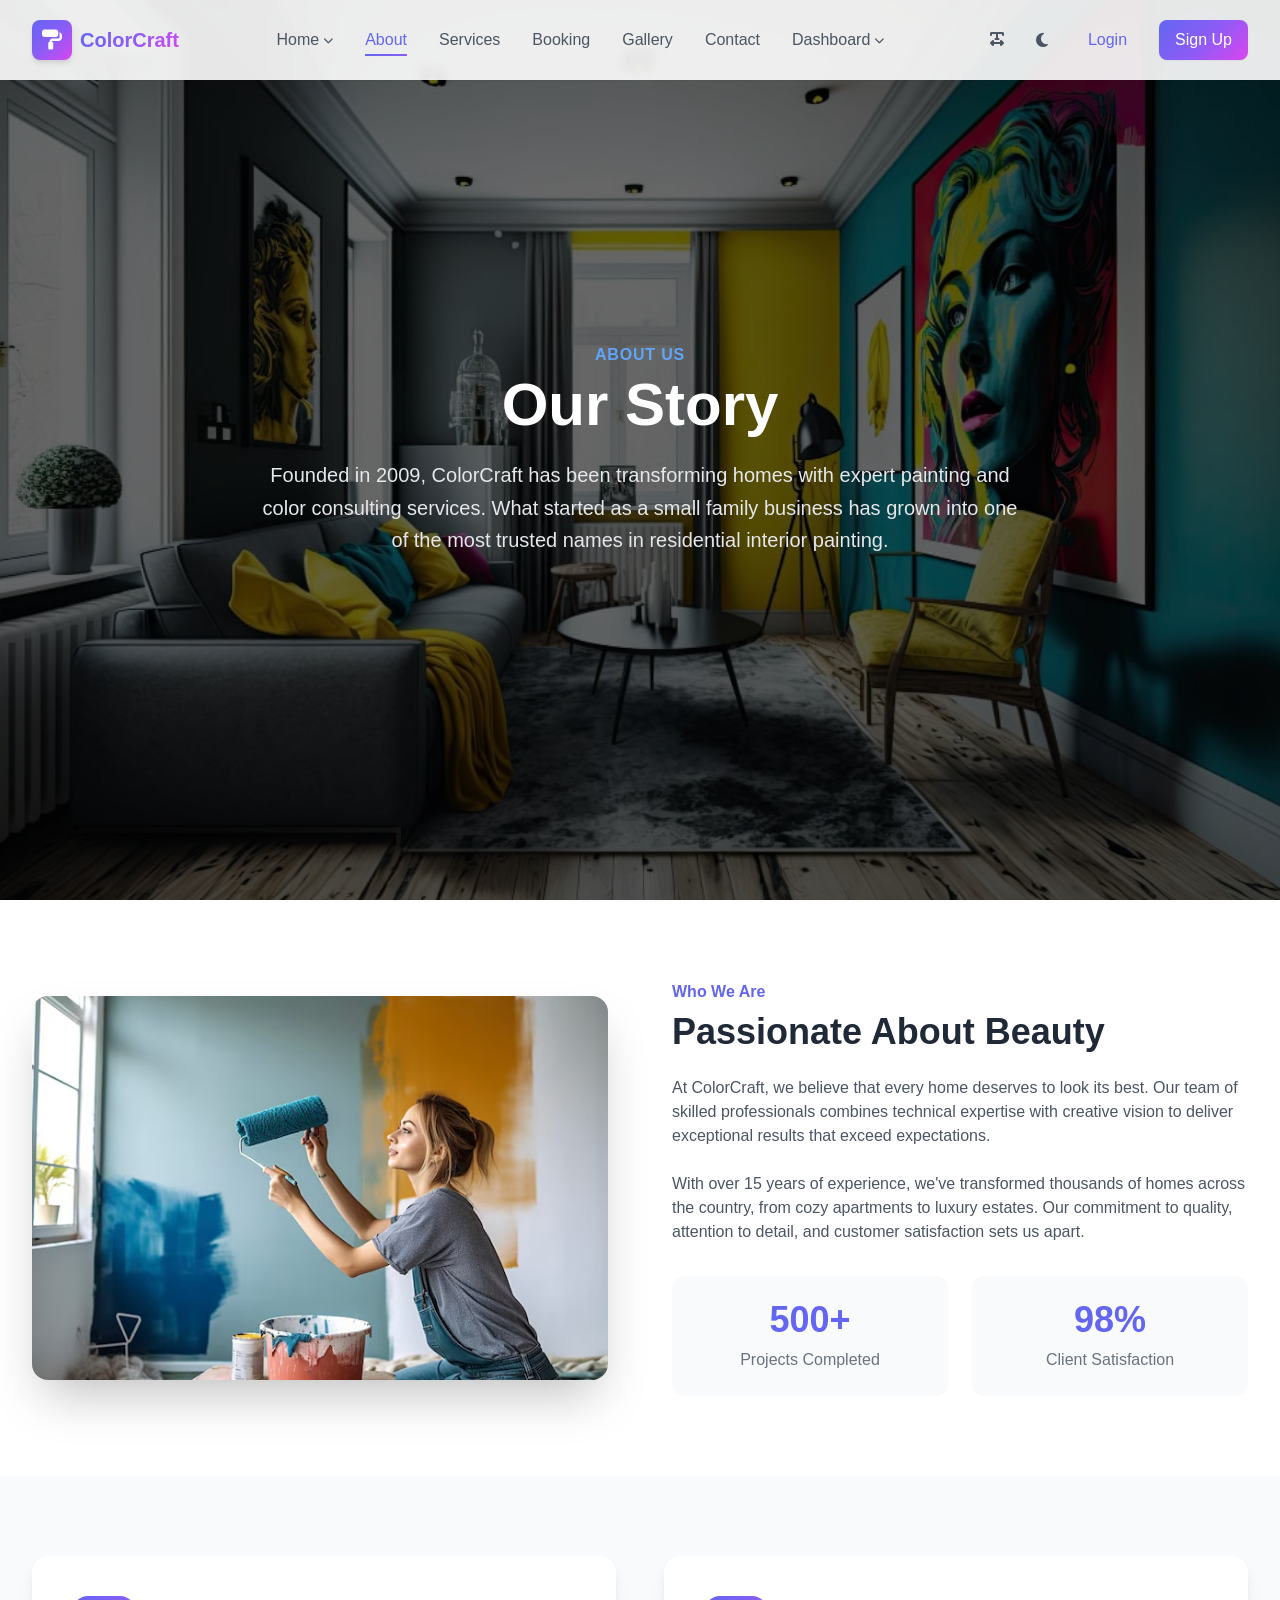
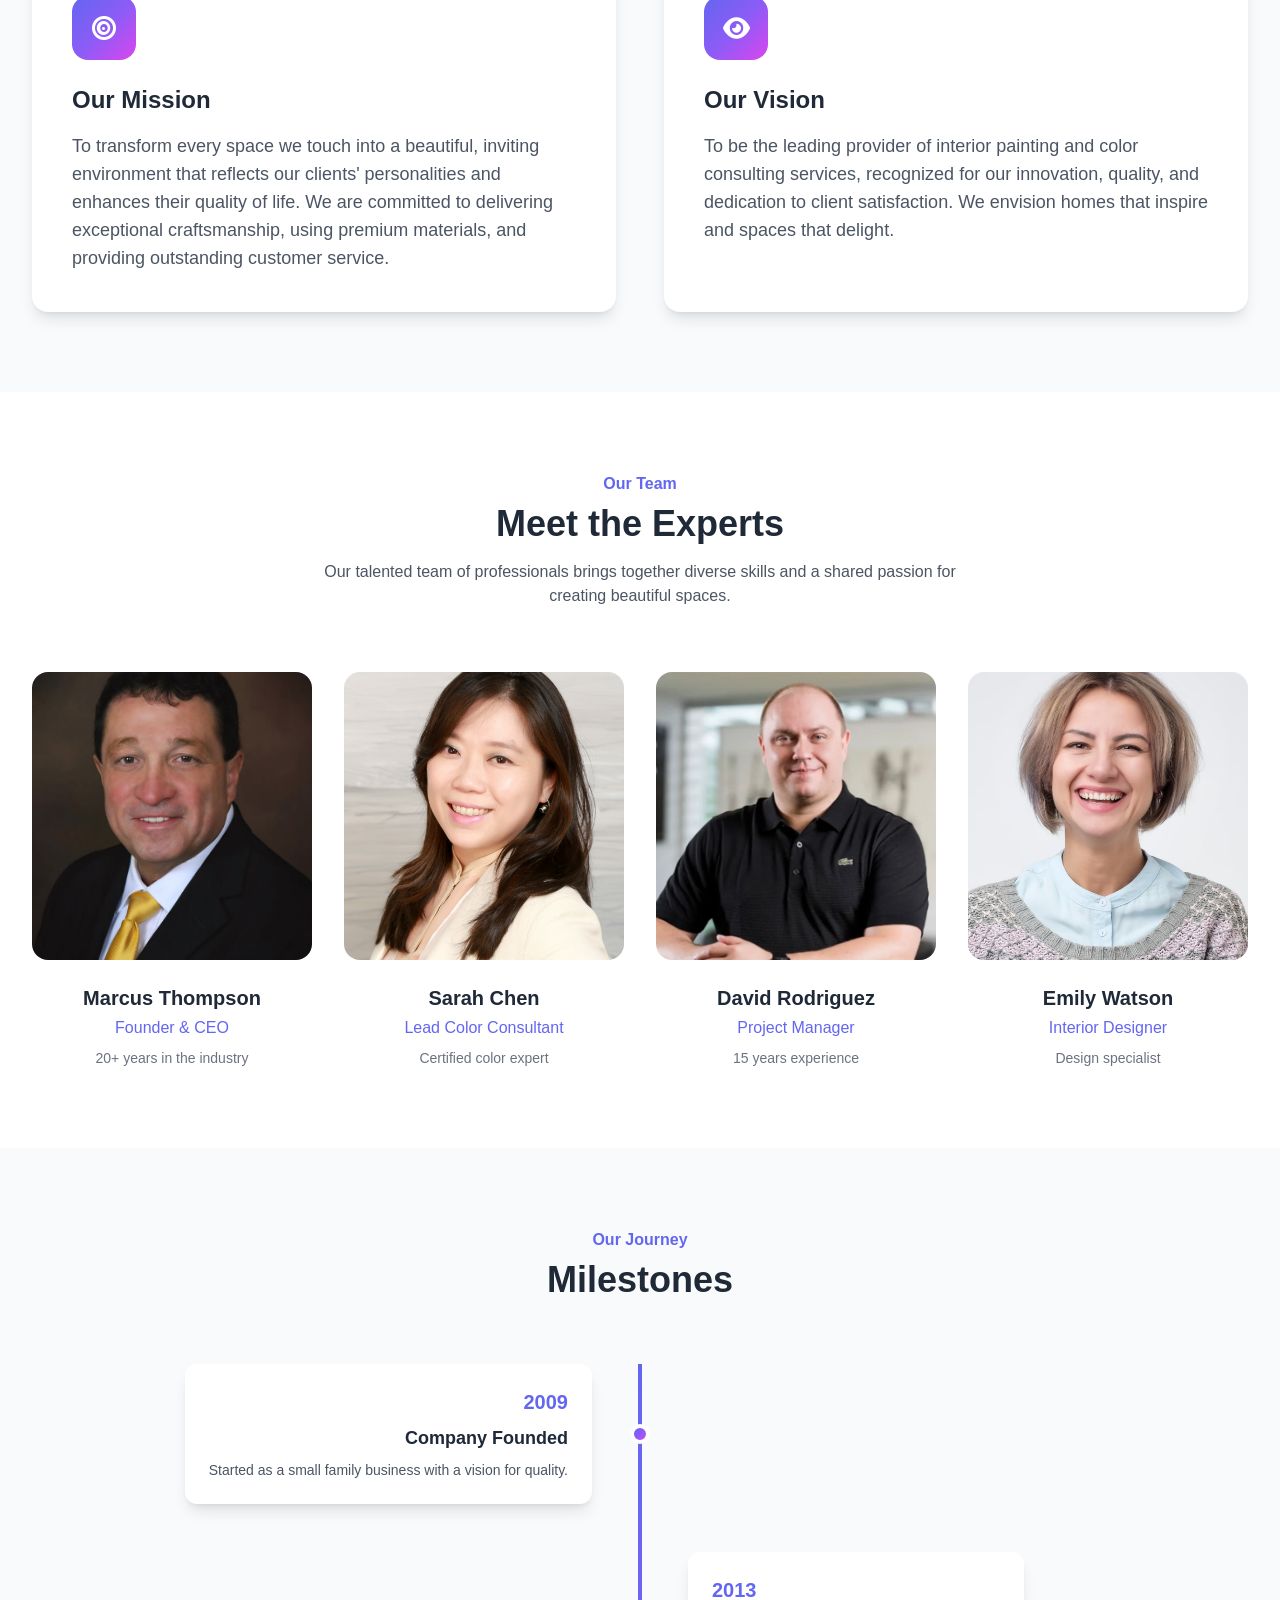
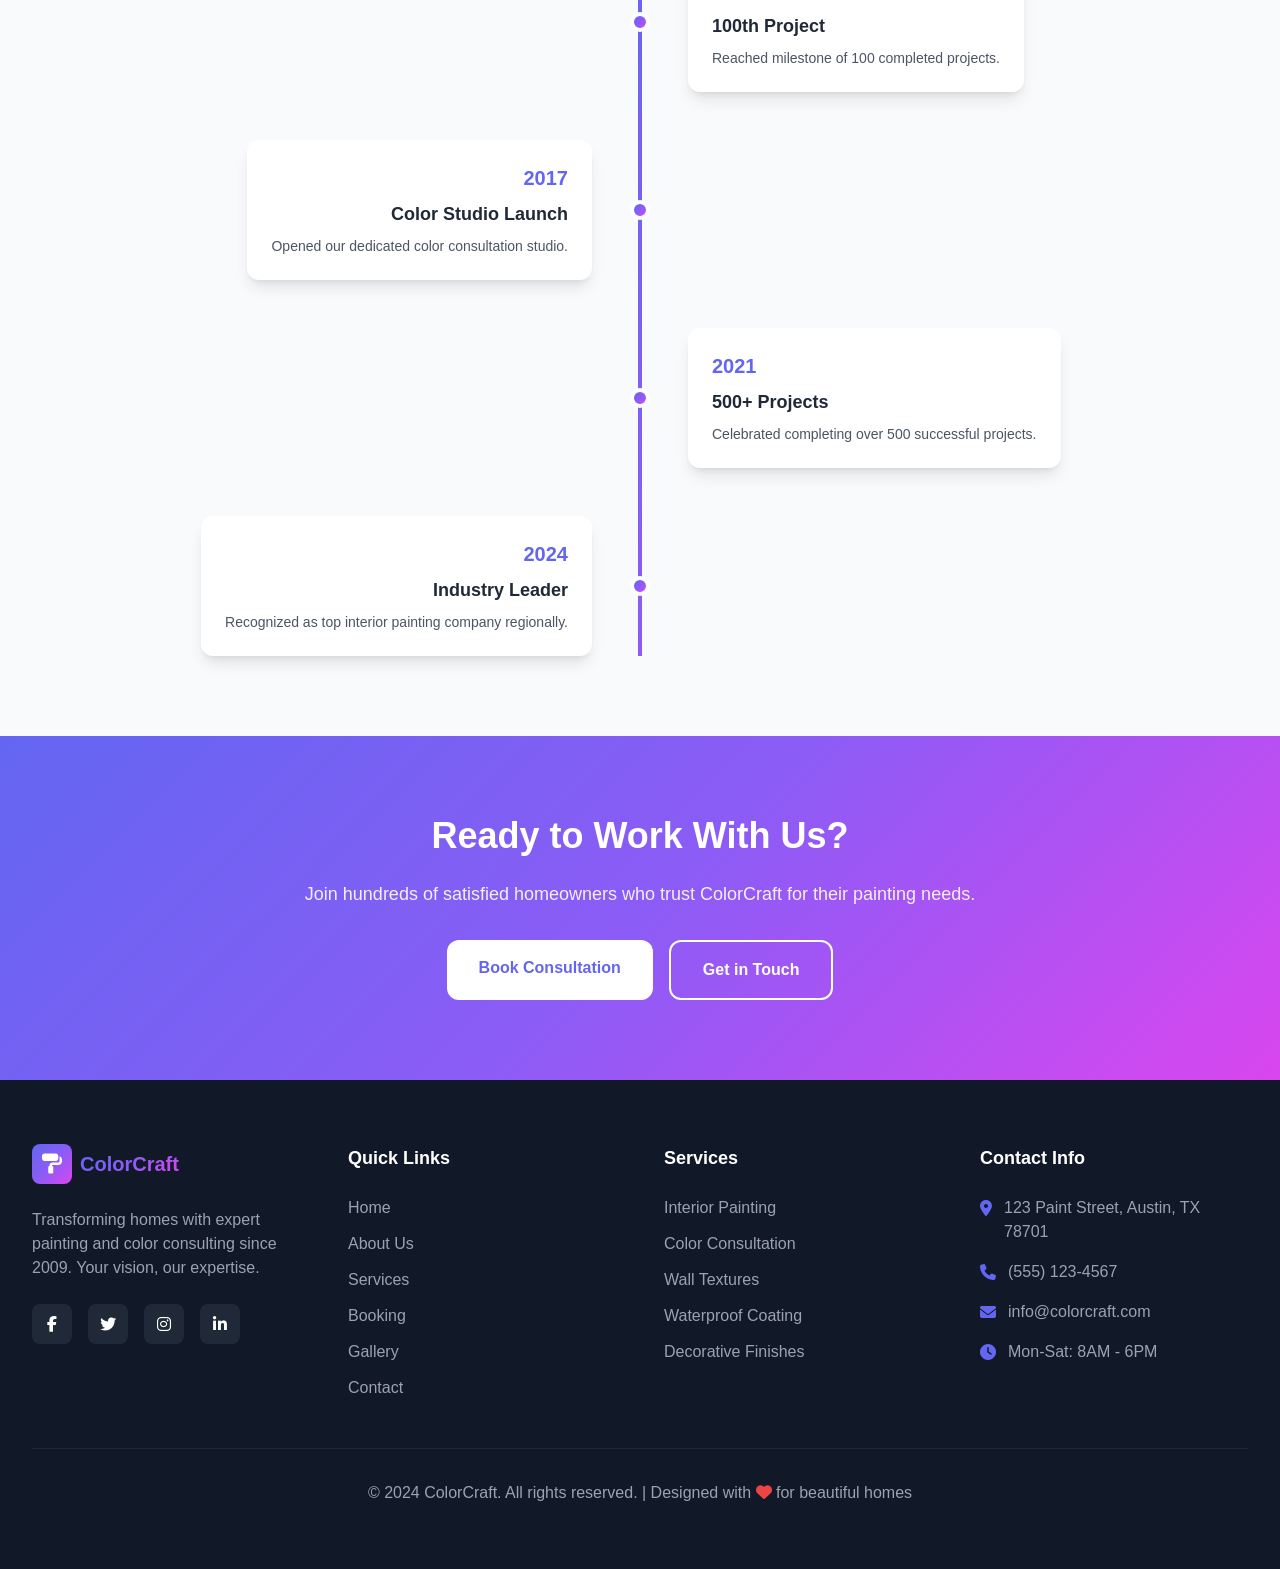
<file: about.html>
<!DOCTYPE html>
<html lang="en" class="scroll-smooth">

<head>
    <meta charset="UTF-8">
    <meta name="viewport" content="width=device-width, initial-scale=1.0">
    <title>ColorCraft - About Us | Professional Painting & Color Consulting</title>
    <link rel="stylesheet" href="css/styles.css">
    <link rel="icon" type="image/png" href="img/fav-icons1.png">
    <script src="tailwind.js"></script>
    <link rel="stylesheet" href="https://cdnjs.cloudflare.com/ajax/libs/font-awesome/6.4.0/css/all.min.css">
    <style>
        /* Custom CSS for active states and navbar enhancements */
        .nav-link {
            position: relative;
            transition: color 0.2s ease;
        }

        .nav-link:hover {
            color: #6366f1 !important;
        }

        .nav-link::after {
            content: '';
            position: absolute;
            bottom: -4px;
            left: 0;
            width: 0;
            height: 2px;
            background: linear-gradient(135deg, #6366f1 0%, #8b5cf6 100%);
            transition: width 0.3s ease;
        }

        .nav-link:hover::after,
        .nav-link.active-nav-link::after {
            width: 100%;
        }

        /* Active link style for desktop */
        .nav-link.active-nav-link {
            color: #6366f1 !important;
            font-weight: 500;
        }

        /* Dropdown active item styling */
        .dropdown-item.active-dropdown-item,
        .home-drop-item.active-dropdown-item,
        .dashboard-drop-item.active-dropdown-item {
            background-color: rgba(99, 102, 241, 0.1) !important;
            color: #6366f1 !important;
            font-weight: 500;
        }

        /* Mobile menu active states */
        .mobile-link-active {
            color: #6366f1 !important;
            background-color: rgba(99, 102, 241, 0.1) !important;
            border-radius: 0.5rem;
            font-weight: 500;
        }

        .group .absolute a:hover,
        .group .absolute a.active-dropdown-item,
        #mobileMenu a.block:not(.border-2):not(.gradient-bg):hover,
        #mobileMenu a.block:not(.border-2):not(.gradient-bg).mobile-link-active,
        #mobileMenu button.w-full:hover,
        #mobileMenu button.w-full.mobile-link-active {
            color: #6366f1 !important;
            background-color: rgba(99, 102, 241, 0.1) !important;
            border-radius: 0.5rem;
        }

        /* Mobile Menu Styles - Fixed Open/Close */
        .mobile-menu {
            transform: translateX(100%);
            transition: transform 0.35s cubic-bezier(0.4, 0, 0.2, 1);
            visibility: hidden;
        }

        .mobile-menu.open {
            transform: translateX(0);
            visibility: visible;
        }

        /* Overlay for mobile menu */
        .mobile-menu-overlay {
            position: fixed;
            inset: 0;
            background-color: rgba(0, 0, 0, 0.5);
            z-index: 55;
            opacity: 0;
            visibility: hidden;
            transition: opacity 0.3s ease, visibility 0.3s ease;
        }

        .mobile-menu-overlay.active {
            opacity: 1;
            visibility: visible;
        }



        /* About page specific animations */
        .about-icon {
            transition: transform 0.3s ease;
        }

        .about-card:hover .about-icon {
            transform: scale(1.1);
        }

        /* Prevent body scroll when mobile menu is open */
        body.menu-open {
            overflow: hidden;
        }
    </style>
    <script>
        tailwind.config = {
            darkMode: 'class',
            theme: {
                extend: {
                    colors: {
                        primary: '#6366f1',
                        secondary: '#8b5cf6',
                    }
                }
            }
        }
    </script>
</head>

<body class="bg-gray-50 dark:bg-slate-900 text-gray-800 dark:text-gray-100">

    <!-- Navigation Bar -->
    <nav id="navbar"
        class="fixed top-0 left-0 right-0 z-50 bg-white/90 dark:bg-slate-900/90 backdrop-blur-sm transition-all duration-300 shadow-sm">
        <div class="max-w-7xl mx-auto px-4 sm:px-6 lg:px-8">
            <div class="flex items-center justify-between h-16 lg:h-20">
                <a href="index.html" class="flex items-center gap-2 hover:opacity-90 transition-opacity">
                    <div class="w-10 h-10 gradient-bg rounded-lg flex items-center justify-center shadow-md">
                        <i class="fas fa-paint-roller text-white text-xl"></i>
                    </div>
                    <span class="text-xl font-bold gradient-text">ColorCraft</span>
                </a>

                <!-- Desktop Navigation -->
                <div class="hidden lg:flex items-center lg:gap-4 xl:gap-8">
                    <!-- Home Dropdown -->
                    <div class="relative group">
                        <button id="desktopHomeBtn"
                            class="nav-link flex items-center gap-1 text-gray-600 dark:text-gray-300 hover:text-primary transition py-6">
                            Home <i class="fas fa-chevron-down text-[10px]"></i>
                        </button>
                        <div
                            class="absolute top-full left-0 w-40 bg-white dark:bg-slate-800 shadow-xl rounded-b-lg py-2 opacity-0 invisible group-hover:opacity-100 group-hover:visible transition-all duration-300 border-t-2 border-primary z-50">
                            <a href="index.html"
                                class="home-drop-item block px-4 py-2 text-sm text-gray-700 dark:text-gray-200 hover:bg-primary/10 hover:text-primary transition"
                                data-page="index">Home 1</a>
                            <a href="home2.html"
                                class="home-drop-item block px-4 py-2 text-sm text-gray-700 dark:text-gray-200 hover:bg-primary/10 hover:text-primary transition"
                                data-page="home2">Home 2</a>
                        </div>
                    </div>

                    <a href="about.html" class="nav-link text-gray-600 dark:text-gray-300 hover:text-primary transition"
                        data-page="about">About</a>
                    <a href="services.html"
                        class="nav-link text-gray-600 dark:text-gray-300 hover:text-primary transition"
                        data-page="services">Services</a>
                    <a href="booking.html"
                        class="nav-link text-gray-600 dark:text-gray-300 hover:text-primary transition"
                        data-page="booking">Booking</a>
                    <a href="gallery.html"
                        class="nav-link text-gray-600 dark:text-gray-300 hover:text-primary transition"
                        data-page="gallery">Gallery</a>
                    <a href="contact.html"
                        class="nav-link text-gray-600 dark:text-gray-300 hover:text-primary transition"
                        data-page="contact">Contact</a>

                    <!-- Dashboard Dropdown -->
                    <div class="relative group">
                        <button id="desktopDashboardBtn"
                            class="nav-link flex items-center gap-1 text-gray-600 dark:text-gray-300 hover:text-primary transition py-6">
                            Dashboard <i class="fas fa-chevron-down text-[10px]"></i>
                        </button>
                        <div
                            class="absolute top-full left-0 w-40 bg-white dark:bg-slate-800 shadow-xl rounded-b-lg py-2 opacity-0 invisible group-hover:opacity-100 group-hover:visible transition-all duration-300 border-t-2 border-primary z-50">
                            <a href="admin.html"
                                class="dashboard-drop-item block px-4 py-2 text-sm text-gray-700 dark:text-gray-200 hover:bg-primary/10 hover:text-primary transition"
                                data-page="admin">Admin</a>
                            <a href="user.html"
                                class="dashboard-drop-item block px-4 py-2 text-sm text-gray-700 dark:text-gray-200 hover:bg-primary/10 hover:text-primary transition"
                                data-page="user">User</a>
                        </div>
                    </div>
                </div>

                <!-- Desktop Right Buttons -->
                <div class="hidden lg:flex items-center lg:gap-2 xl:gap-4">
                    <button id="ltrToggle"
                        class="p-2 rounded-full hover:bg-gray-100 dark:hover:bg-slate-800 transition text-gray-600 dark:text-gray-300">
                        <i class="fas fa-text-width"></i>
                    </button>
                    <button class="darkModeBtn p-2 rounded-full hover:bg-gray-100 dark:hover:bg-slate-800 transition">
                        <i class="fas fa-sun sun-icon text-yellow-500 hidden dark:block"></i>
                        <i class="fas fa-moon moon-icon text-gray-600 block dark:hidden"></i>
                    </button>
                    <a href="login.html"
                        class="px-4 py-2 text-primary font-medium hover:bg-primary/10 rounded-lg transition">Login</a>
                    <a href="signup.html"
                        class="px-4 py-2 gradient-bg text-white font-medium rounded-lg hover:opacity-90 transition shadow-sm">Sign
                        Up</a>
                </div>

                <!-- Mobile Menu Button -->
                <button id="menuBtn"
                    class="lg:hidden p-2 text-gray-600 dark:text-gray-300 hover:bg-gray-100 dark:hover:bg-slate-800 rounded-lg transition">
                    <i class="fas fa-bars text-2xl"></i>
                </button>
            </div>
        </div>
    </nav>

    <!-- Mobile Menu Overlay -->
    <div id="mobileMenuOverlay" class="mobile-menu-overlay"></div>

    <!-- Mobile Menu Sidebar -->
    <div id="mobileMenu"
        class="mobile-menu fixed top-0 right-0 bottom-0 w-80 max-w-[85%] z-[60] bg-white dark:bg-slate-900 shadow-2xl overflow-y-auto">
        <div
            class="sticky top-0 bg-white dark:bg-slate-900 z-10 p-4 flex justify-between items-center border-b dark:border-slate-700">
            <a href="index.html" class="flex items-center gap-2 hover:opacity-90 transition-opacity">
                <div class="w-10 h-10 gradient-bg rounded-lg flex items-center justify-center">
                    <i class="fas fa-paint-roller text-white text-xl"></i>
                </div>
                <span class="text-xl font-bold gradient-text">ColorCraft</span>
            </a>
            <button id="closeMenuBtn" class="p-2 hover:bg-gray-100 dark:hover:bg-slate-800 rounded-lg transition">
                <i class="fas fa-times text-2xl"></i>
            </button>
        </div>

        <div class="p-4 space-y-2 pb-8">
            <!-- Mobile Home Dropdown -->
            <div class="border-b dark:border-slate-800 pb-2">
                <button id="mobileHomeToggle"
                    class="w-full flex justify-between items-center py-3 px-4 text-gray-600 dark:text-gray-300 font-medium hover:bg-gray-100 dark:hover:bg-slate-800 rounded-lg transition">
                    Home <i class="fas fa-chevron-down text-xs transition-transform duration-200"
                        id="homeMobileIcon"></i>
                </button>
                <div id="homeMobile" class="hidden pl-4 space-y-2 pb-2 mt-2">
                    <a href="index.html"
                        class="mobile-sub-link block py-2 px-4 text-gray-500 dark:text-gray-400 hover:text-primary hover:bg-primary/10 rounded-lg transition"
                        data-page="index">Home 1</a>
                    <a href="home2.html"
                        class="mobile-sub-link block py-2 px-4 text-gray-500 dark:text-gray-400 hover:text-primary hover:bg-primary/10 rounded-lg transition"
                        data-page="home2">Home 2</a>
                </div>
            </div>

            <a href="about.html"
                class="mobile-main-link block py-3 px-4 text-gray-600 dark:text-gray-300 font-medium border-b dark:border-slate-800 transition hover:bg-gray-100 dark:hover:bg-slate-800 rounded-lg"
                data-page="about">About</a>
            <a href="services.html"
                class="mobile-main-link block py-3 px-4 text-gray-600 dark:text-gray-300 font-medium border-b dark:border-slate-800 transition hover:bg-gray-100 dark:hover:bg-slate-800 rounded-lg"
                data-page="services">Services</a>
            <a href="booking.html"
                class="mobile-main-link block py-3 px-4 text-gray-600 dark:text-gray-300 font-medium border-b dark:border-slate-800 transition hover:bg-gray-100 dark:hover:bg-slate-800 rounded-lg"
                data-page="booking">Booking</a>
            <a href="gallery.html"
                class="mobile-main-link block py-3 px-4 text-gray-600 dark:text-gray-300 font-medium border-b dark:border-slate-800 transition hover:bg-gray-100 dark:hover:bg-slate-800 rounded-lg"
                data-page="gallery">Gallery</a>
            <a href="contact.html"
                class="mobile-main-link block py-3 px-4 text-gray-600 dark:text-gray-300 font-medium border-b dark:border-slate-800 transition hover:bg-gray-100 dark:hover:bg-slate-800 rounded-lg"
                data-page="contact">Contact</a>

            <!-- Mobile Dashboard Dropdown -->
            <div class="border-b dark:border-slate-800 pb-2">
                <button id="mobileDashboardToggle"
                    class="w-full flex justify-between items-center py-3 px-4 text-gray-600 dark:text-gray-300 font-medium hover:bg-gray-100 dark:hover:bg-slate-800 rounded-lg transition">
                    Dashboard <i class="fas fa-chevron-down text-xs transition-transform duration-200"
                        id="dashMobileIcon"></i>
                </button>
                <div id="dashMobile" class="hidden pl-4 space-y-2 pb-2 mt-2">
                    <a href="admin.html"
                        class="mobile-sub-link block py-2 px-4 text-gray-500 dark:text-gray-400 hover:text-primary hover:bg-primary/10 rounded-lg transition"
                        data-page="admin">Admin</a>
                    <a href="user.html"
                        class="mobile-sub-link block py-2 px-4 text-gray-500 dark:text-gray-400 hover:text-primary hover:bg-primary/10 rounded-lg transition"
                        data-page="user">User</a>
                </div>
            </div>

            <div class="pt-6 space-y-4">
                <div class="flex items-center justify-around gap-4">
                    <button id="ltrToggleMobile"
                        class="flex-1 p-3 rounded-xl bg-gray-100 dark:bg-slate-800 text-gray-600 dark:text-gray-300 flex flex-col items-center gap-1 transition hover:bg-gray-200 dark:hover:bg-slate-700">
                        <i class="fas fa-text-width"></i>
                        <span class="text-[10px]">LTR/RTL</span>
                    </button>
                    <button
                        class="darkModeBtn flex-1 p-3 rounded-xl bg-gray-100 dark:bg-slate-800 text-gray-600 dark:text-gray-300 flex flex-col items-center gap-1 transition hover:bg-gray-200 dark:hover:bg-slate-700">
                        <i class="fas fa-moon dark:hidden"></i>
                        <i class="fas fa-sun hidden dark:block text-yellow-500"></i>
                        <span class="text-[10px]">Theme</span>
                    </button>
                </div>

                <a href="login.html"
                    class="block py-3 text-center text-primary font-bold rounded-lg border-2 border-primary transition hover:bg-primary/10">Login</a>
                <a href="signup.html"
                    class="block py-3 text-center gradient-bg text-white font-bold rounded-lg shadow-md transition hover:opacity-90">Sign
                    Up</a>
            </div>
        </div>
    </div>


    <script>
        // ========================
        // 1. DARK MODE LOGIC
        // ========================
        const darkModeButtons = document.querySelectorAll('.darkModeBtn');
        if (localStorage.theme === 'dark' || (!('theme' in localStorage) && window.matchMedia('(prefers-color-scheme: dark)').matches)) {
            document.documentElement.classList.add('dark');
        } else {
            document.documentElement.classList.remove('dark');
        }
        darkModeButtons.forEach(btn => {
            btn.addEventListener('click', () => {
                if (document.documentElement.classList.contains('dark')) {
                    document.documentElement.classList.remove('dark');
                    localStorage.theme = 'light';
                } else {
                    document.documentElement.classList.add('dark');
                    localStorage.theme = 'dark';
                }
            });
        });

        // ========================
        // 2. MOBILE MENU CONTROLS - FIXED OPEN/CLOSE
        // ========================
        const menuBtn = document.getElementById('menuBtn');
        const closeMenuBtn = document.getElementById('closeMenuBtn');
        const mobileMenu = document.getElementById('mobileMenu');
        const overlay = document.getElementById('mobileMenuOverlay');
        const body = document.body;

        function openMobileMenu() {
            if (mobileMenu) {
                mobileMenu.classList.add('open');
                if (overlay) overlay.classList.add('active');
                body.classList.add('menu-open');
            }
        }

        function closeMobileMenu() {
            if (mobileMenu) {
                mobileMenu.classList.remove('open');
                if (overlay) overlay.classList.remove('active');
                body.classList.remove('menu-open');
            }
        }

        if (menuBtn) {
            menuBtn.addEventListener('click', openMobileMenu);
        }
        if (closeMenuBtn) {
            closeMenuBtn.addEventListener('click', closeMobileMenu);
        }
        if (overlay) {
            overlay.addEventListener('click', closeMobileMenu);
        }

        // Close menu on escape key
        document.addEventListener('keydown', (e) => {
            if (e.key === 'Escape' && mobileMenu && mobileMenu.classList.contains('open')) {
                closeMobileMenu();
            }
        });

        // Toggle mobile dropdowns
        function toggleMobileDropdown(id, iconId) {
            const element = document.getElementById(id);
            const icon = document.getElementById(iconId);
            if (element && icon) {
                element.classList.toggle('hidden');
                icon.classList.toggle('rotate-180');
            }
        }

        const homeToggle = document.getElementById('mobileHomeToggle');
        const dashToggle = document.getElementById('mobileDashboardToggle');
        if (homeToggle) {
            homeToggle.addEventListener('click', () => toggleMobileDropdown('homeMobile', 'homeMobileIcon'));
        }
        if (dashToggle) {
            dashToggle.addEventListener('click', () => toggleMobileDropdown('dashMobile', 'dashMobileIcon'));
        }

        // Close mobile menu when clicking on any link inside
        const allMobileLinks = document.querySelectorAll('.mobile-main-link, .mobile-sub-link, #mobileMenu a.block, #mobileMenu a[href]');
        allMobileLinks.forEach(link => {
            link.addEventListener('click', (e) => {
                if (link.getAttribute('href') && !link.classList.contains('border-2')) {
                    setTimeout(() => {
                        closeMobileMenu();
                    }, 150);
                }
            });
        });

        // ========================
        // 3. LTR/RTL LOGIC
        // ========================
        const ltrToggle = document.getElementById('ltrToggle');
        const ltrToggleMobile = document.getElementById('ltrToggleMobile');
        const setDirection = (btn) => {
            if (btn) {
                btn.addEventListener('click', () => {
                    const isRTL = document.documentElement.dir === 'rtl';
                    document.documentElement.dir = isRTL ? 'ltr' : 'rtl';
                });
            }
        };
        setDirection(ltrToggle);
        setDirection(ltrToggleMobile);

        // ========================
        // 4. ACTIVE PAGE HIGHLIGHT (ABOUT PAGE ACTIVE)
        // ========================
        function getCurrentPageId() {
            const path = window.location.pathname;
            const filename = path.split('/').pop() || 'about.html';
            const page = filename.split('?')[0].split('#')[0];
            if (page === '' || page === 'index.html') return 'index';
            if (page === 'home2.html') return 'home2';
            if (page === 'about.html') return 'about';
            if (page === 'services.html') return 'services';
            if (page === 'booking.html') return 'booking';
            if (page === 'gallery.html') return 'gallery';
            if (page === 'contact.html') return 'contact';
            if (page === 'admin.html') return 'admin';
            if (page === 'user.html') return 'user';
            return 'about';
        }

        function clearAllActiveStates() {
            document.querySelectorAll('.nav-link').forEach(link => link.classList.remove('active-nav-link'));
            document.querySelectorAll('.home-drop-item, .dashboard-drop-item').forEach(item => item.classList.remove('active-dropdown-item'));
            document.querySelectorAll('.mobile-main-link').forEach(link => link.classList.remove('mobile-link-active'));
            document.querySelectorAll('.mobile-sub-link').forEach(link => link.classList.remove('mobile-link-active'));
            const desktopHomeBtn = document.getElementById('desktopHomeBtn');
            const desktopDashBtn = document.getElementById('desktopDashboardBtn');
            if (desktopHomeBtn) desktopHomeBtn.classList.remove('active-nav-link');
            if (desktopDashBtn) desktopDashBtn.classList.remove('active-nav-link');
        }

        function applyActiveHighlight() {
            const currentPage = getCurrentPageId();

            if (currentPage === 'about') {
                const desktopLink = document.querySelector('.nav-link[data-page="about"]');
                if (desktopLink) desktopLink.classList.add('active-nav-link');
                const mobileLink = document.querySelector('.mobile-main-link[data-page="about"]');
                if (mobileLink) mobileLink.classList.add('mobile-link-active');
            }
            else if (currentPage === 'index' || currentPage === 'home2') {
                const homeBtn = document.getElementById('desktopHomeBtn');
                if (homeBtn) homeBtn.classList.add('active-nav-link');
                const activeHomeChild = document.querySelector(`.home-drop-item[data-page="${currentPage}"]`);
                if (activeHomeChild) activeHomeChild.classList.add('active-dropdown-item');
                const mobileSubHome = document.querySelector(`.mobile-sub-link[data-page="${currentPage}"]`);
                if (mobileSubHome) mobileSubHome.classList.add('mobile-link-active');
            }
            else if (currentPage === 'admin' || currentPage === 'user') {
                const dashBtn = document.getElementById('desktopDashboardBtn');
                if (dashBtn) dashBtn.classList.add('active-nav-link');
                const activeDashChild = document.querySelector(`.dashboard-drop-item[data-page="${currentPage}"]`);
                if (activeDashChild) activeDashChild.classList.add('active-dropdown-item');
                const mobileSubDash = document.querySelector(`.mobile-sub-link[data-page="${currentPage}"]`);
                if (mobileSubDash) mobileSubDash.classList.add('mobile-link-active');
            }
            else {
                const desktopLink = document.querySelector(`.nav-link[data-page="${currentPage}"]`);
                if (desktopLink) desktopLink.classList.add('active-nav-link');
                const mobileLink = document.querySelector(`.mobile-main-link[data-page="${currentPage}"]`);
                if (mobileLink) mobileLink.classList.add('mobile-link-active');
            }
        }

        function addDataAttributes() {
            document.querySelectorAll('.nav-link[href="about.html"]').forEach(el => el.setAttribute('data-page', 'about'));
            document.querySelectorAll('.nav-link[href="services.html"]').forEach(el => el.setAttribute('data-page', 'services'));
            document.querySelectorAll('.nav-link[href="booking.html"]').forEach(el => el.setAttribute('data-page', 'booking'));
            document.querySelectorAll('.nav-link[href="gallery.html"]').forEach(el => el.setAttribute('data-page', 'gallery'));
            document.querySelectorAll('.nav-link[href="contact.html"]').forEach(el => el.setAttribute('data-page', 'contact'));
            document.querySelectorAll('.mobile-main-link[href="about.html"]').forEach(el => el.setAttribute('data-page', 'about'));
            document.querySelectorAll('.mobile-main-link[href="services.html"]').forEach(el => el.setAttribute('data-page', 'services'));
            document.querySelectorAll('.mobile-main-link[href="booking.html"]').forEach(el => el.setAttribute('data-page', 'booking'));
            document.querySelectorAll('.mobile-main-link[href="gallery.html"]').forEach(el => el.setAttribute('data-page', 'gallery'));
            document.querySelectorAll('.mobile-main-link[href="contact.html"]').forEach(el => el.setAttribute('data-page', 'contact'));
        }

        window.addEventListener('popstate', () => {
            clearAllActiveStates();
            applyActiveHighlight();
        });

        document.addEventListener('DOMContentLoaded', () => {
            addDataAttributes();
            clearAllActiveStates();
            applyActiveHighlight();
        });
    </script>


    <section class="relative min-h-screen flex items-center justify-center overflow-hidden">

        <div class="absolute inset-0 z-0">
            <img src="img/about1.jpg"
                alt="Painting Background" class="w-full h-full object-cover">
            <div class="absolute inset-0 bg-black/60 dark:bg-slate-900/80"></div>
        </div>

        <div class="relative z-10 max-w-7xl mx-auto px-4 sm:px-6 lg:px-8">
            <div class="text-center max-w-3xl mx-auto">
                <span class="text-blue-400 font-semibold tracking-wider uppercase">About Us</span>
                <h1 class="text-4xl md:text-6xl font-bold mt-2 mb-6 text-white">Our Story</h1>
                <p class="text-xl text-gray-200 leading-relaxed">
                    Founded in 2009, ColorCraft has been transforming homes with expert painting and color consulting
                    services.
                    What started as a small family business has grown into one of the most trusted names in residential
                    interior painting.
                </p>
            </div>
        </div>
    </section>

    <section class="py-20 bg-white dark:bg-slate-800">
        <div class="max-w-7xl mx-auto px-4 sm:px-6 lg:px-8">
            <div class="grid lg:grid-cols-2 gap-16 items-center">
                <div>
                    <img src="img/about2.jpg"
                        alt="Our team at work" class="rounded-2xl shadow-2xl">
                </div>
                <div>
                    <span class="text-primary font-semibold">Who We Are</span>
                    <h2 class="text-3xl md:text-4xl font-bold mt-2 mb-6">Passionate About Beauty</h2>
                    <p class="text-gray-600 dark:text-gray-300 mb-6">At ColorCraft, we believe that every home deserves
                        to look its best. Our team of skilled professionals combines technical expertise with creative
                        vision to deliver exceptional results that exceed expectations.</p>
                    <p class="text-gray-600 dark:text-gray-300 mb-8">With over 15 years of experience, we've transformed
                        thousands of homes across the country, from cozy apartments to luxury estates. Our commitment to
                        quality, attention to detail, and customer satisfaction sets us apart.</p>
                    <div class="grid grid-cols-2 gap-6">
                        <div class="text-center p-6 bg-gray-50 dark:bg-slate-700 rounded-xl">
                            <div class="text-4xl font-bold text-primary mb-2">500+</div>
                            <div class="text-gray-500">Projects Completed</div>
                        </div>
                        <div class="text-center p-6 bg-gray-50 dark:bg-slate-700 rounded-xl">
                            <div class="text-4xl font-bold text-primary mb-2">98%</div>
                            <div class="text-gray-500">Client Satisfaction</div>
                        </div>
                    </div>
                </div>
            </div>
        </div>
    </section>

    <section class="py-20 bg-gray-50 dark:bg-slate-900">
        <div class="max-w-7xl mx-auto px-4 sm:px-6 lg:px-8">
            <div class="grid md:grid-cols-2 gap-12">
                <div class="bg-white dark:bg-slate-800 p-10 rounded-2xl shadow-lg">
                    <div class="w-16 h-16 gradient-bg rounded-2xl flex items-center justify-center mb-6">
                        <i class="fas fa-bullseye text-white text-2xl"></i>
                    </div>
                    <h3 class="text-2xl font-bold mb-4">Our Mission</h3>
                    <p class="text-gray-600 dark:text-gray-300 text-lg">To transform every space we touch into a
                        beautiful, inviting environment that reflects our clients' personalities and enhances their
                        quality of life. We are committed to delivering exceptional craftsmanship, using premium
                        materials, and providing outstanding customer service.</p>
                </div>
                <div class="bg-white dark:bg-slate-800 p-10 rounded-2xl shadow-lg">
                    <div class="w-16 h-16 gradient-bg rounded-2xl flex items-center justify-center mb-6">
                        <i class="fas fa-eye text-white text-2xl"></i>
                    </div>
                    <h3 class="text-2xl font-bold mb-4">Our Vision</h3>
                    <p class="text-gray-600 dark:text-gray-300 text-lg">To be the leading provider of interior painting
                        and color consulting services, recognized for our innovation, quality, and dedication to client
                        satisfaction. We envision homes that inspire and spaces that delight.</p>
                </div>
            </div>
        </div>
    </section>

    <section class="py-20 bg-white dark:bg-slate-800">
        <div class="max-w-7xl mx-auto px-4 sm:px-6 lg:px-8">
            <div class="text-center mb-16">
                <span class="text-primary font-semibold">Our Team</span>
                <h2 class="text-3xl md:text-4xl font-bold mt-2 mb-4">Meet the Experts</h2>
                <p class="text-gray-600 dark:text-gray-300 max-w-2xl mx-auto">Our talented team of professionals brings
                    together diverse skills and a shared passion for creating beautiful spaces.</p>
            </div>
            <div class="grid md:grid-cols-2 lg:grid-cols-4 gap-8">
                <div class="text-center group">
                    <div class="relative mb-6 overflow-hidden rounded-2xl">
                        <img src="img/about3.jpg" alt="Marcus Thompson"
                            class="w-full h-72 object-cover group-hover:scale-110 transition duration-500">
                        <div
                            class="absolute inset-0 bg-gradient-to-t from-black/50 to-transparent opacity-0 group-hover:opacity-100 transition">
                            <div class="absolute bottom-4 left-4 flex gap-3">
                                <a href="#"
                                    class="w-10 h-10 bg-white rounded-full flex items-center justify-center text-primary hover:bg-primary hover:text-white transition">
                                    <i class="fab fa-linkedin-in"></i>
                                </a>
                                <a href="#"
                                    class="w-10 h-10 bg-white rounded-full flex items-center justify-center text-primary hover:bg-primary hover:text-white transition">
                                    <i class="fab fa-twitter"></i>
                                </a>
                            </div>
                        </div>
                    </div>
                    <h3 class="text-xl font-bold mb-1">Marcus Thompson</h3>
                    <p class="text-primary font-medium">Founder & CEO</p>
                    <p class="text-gray-500 text-sm mt-2">20+ years in the industry</p>
                </div>
                <div class="text-center group">
                    <div class="relative mb-6 overflow-hidden rounded-2xl">
                        <img src="img/about4.jpg" alt="Sarah Chen"
                            class="w-full h-72 object-cover group-hover:scale-110 transition duration-500">
                        <div
                            class="absolute inset-0 bg-gradient-to-t from-black/50 to-transparent opacity-0 group-hover:opacity-100 transition">
                            <div class="absolute bottom-4 left-4 flex gap-3">
                                <a href="#"
                                    class="w-10 h-10 bg-white rounded-full flex items-center justify-center text-primary hover:bg-primary hover:text-white transition">
                                    <i class="fab fa-linkedin-in"></i>
                                </a>
                                <a href="#"
                                    class="w-10 h-10 bg-white rounded-full flex items-center justify-center text-primary hover:bg-primary hover:text-white transition">
                                    <i class="fab fa-instagram"></i>
                                </a>
                            </div>
                        </div>
                    </div>
                    <h3 class="text-xl font-bold mb-1">Sarah Chen</h3>
                    <p class="text-primary font-medium">Lead Color Consultant</p>
                    <p class="text-gray-500 text-sm mt-2">Certified color expert</p>
                </div>
                <div class="text-center group">
                    <div class="relative mb-6 overflow-hidden rounded-2xl">
                        <img src="img/about5.jpg" alt="David Rodriguez"
                            class="w-full h-72 object-cover group-hover:scale-110 transition duration-500">
                        <div
                            class="absolute inset-0 bg-gradient-to-t from-black/50 to-transparent opacity-0 group-hover:opacity-100 transition">
                            <div class="absolute bottom-4 left-4 flex gap-3">
                                <a href="#"
                                    class="w-10 h-10 bg-white rounded-full flex items-center justify-center text-primary hover:bg-primary hover:text-white transition">
                                    <i class="fab fa-linkedin-in"></i>
                                </a>
                                <a href="#"
                                    class="w-10 h-10 bg-white rounded-full flex items-center justify-center text-primary hover:bg-primary hover:text-white transition">
                                    <i class="fab fa-twitter"></i>
                                </a>
                            </div>
                        </div>
                    </div>
                    <h3 class="text-xl font-bold mb-1">David Rodriguez</h3>
                    <p class="text-primary font-medium">Project Manager</p>
                    <p class="text-gray-500 text-sm mt-2">15 years experience</p>
                </div>
                <div class="text-center group">
                    <div class="relative mb-6 overflow-hidden rounded-2xl">
                        <img src="img/about6.jpg" alt="Emily Watson"
                            class="w-full h-72 object-cover group-hover:scale-110 transition duration-500">
                        <div
                            class="absolute inset-0 bg-gradient-to-t from-black/50 to-transparent opacity-0 group-hover:opacity-100 transition">
                            <div class="absolute bottom-4 left-4 flex gap-3">
                                <a href="#"
                                    class="w-10 h-10 bg-white rounded-full flex items-center justify-center text-primary hover:bg-primary hover:text-white transition">
                                    <i class="fab fa-linkedin-in"></i>
                                </a>
                                <a href="#"
                                    class="w-10 h-10 bg-white rounded-full flex items-center justify-center text-primary hover:bg-primary hover:text-white transition">
                                    <i class="fab fa-instagram"></i>
                                </a>
                            </div>
                        </div>
                    </div>
                    <h3 class="text-xl font-bold mb-1">Emily Watson</h3>
                    <p class="text-primary font-medium">Interior Designer</p>
                    <p class="text-gray-500 text-sm mt-2">Design specialist</p>
                </div>
            </div>
        </div>
    </section>

    <section class="py-20 bg-gray-50 dark:bg-slate-900">
        <div class="max-w-7xl mx-auto px-4 sm:px-6 lg:px-8">
            <div class="text-center mb-16">
                <span class="text-primary font-semibold">Our Journey</span>
                <h2 class="text-3xl md:text-4xl font-bold mt-2 mb-4">Milestones</h2>
            </div>
            <div class="relative">
                <div
                    class="absolute left-1/2 transform -translate-x-1/2 h-full w-1 bg-gradient-to-b from-primary to-secondary">
                </div>
                <div class="space-y-12">
                    <div class="relative flex items-center">
                        <div class="w-1/2 pr-12 text-right">
                            <div class="bg-white dark:bg-slate-800 p-6 rounded-xl shadow-lg inline-block">
                                <div class="text-primary font-bold text-xl mb-2">2009</div>
                                <h3 class="font-bold text-lg mb-2">Company Founded</h3>
                                <p class="text-gray-600 dark:text-gray-300 text-sm">Started as a small family business
                                    with a vision for quality.</p>
                            </div>
                        </div>
                        <div
                            class="absolute left-1/2 transform -translate-x-1/2 w-5 h-5 gradient-bg rounded-full border-4 border-white dark:border-slate-900 z-10">
                        </div>
                        <div class="w-1/2"></div>
                    </div>
                    <div class="relative flex items-center">
                        <div class="w-1/2"></div>
                        <div
                            class="absolute left-1/2 transform -translate-x-1/2 w-5 h-5 gradient-bg rounded-full border-4 border-white dark:border-slate-900 z-10">
                        </div>
                        <div class="w-1/2 pl-12">
                            <div class="bg-white dark:bg-slate-800 p-6 rounded-xl shadow-lg inline-block">
                                <div class="text-primary font-bold text-xl mb-2">2013</div>
                                <h3 class="font-bold text-lg mb-2">100th Project</h3>
                                <p class="text-gray-600 dark:text-gray-300 text-sm">Reached milestone of 100 completed
                                    projects.</p>
                            </div>
                        </div>
                    </div>
                    <div class="relative flex items-center">
                        <div class="w-1/2 pr-12 text-right">
                            <div class="bg-white dark:bg-slate-800 p-6 rounded-xl shadow-lg inline-block">
                                <div class="text-primary font-bold text-xl mb-2">2017</div>
                                <h3 class="font-bold text-lg mb-2">Color Studio Launch</h3>
                                <p class="text-gray-600 dark:text-gray-300 text-sm">Opened our dedicated color
                                    consultation studio.</p>
                            </div>
                        </div>
                        <div
                            class="absolute left-1/2 transform -translate-x-1/2 w-5 h-5 gradient-bg rounded-full border-4 border-white dark:border-slate-900 z-10">
                        </div>
                        <div class="w-1/2"></div>
                    </div>
                    <div class="relative flex items-center">
                        <div class="w-1/2"></div>
                        <div
                            class="absolute left-1/2 transform -translate-x-1/2 w-5 h-5 gradient-bg rounded-full border-4 border-white dark:border-slate-900 z-10">
                        </div>
                        <div class="w-1/2 pl-12">
                            <div class="bg-white dark:bg-slate-800 p-6 rounded-xl shadow-lg inline-block">
                                <div class="text-primary font-bold text-xl mb-2">2021</div>
                                <h3 class="font-bold text-lg mb-2">500+ Projects</h3>
                                <p class="text-gray-600 dark:text-gray-300 text-sm">Celebrated completing over 500
                                    successful projects.</p>
                            </div>
                        </div>
                    </div>
                    <div class="relative flex items-center">
                        <div class="w-1/2 pr-12 text-right">
                            <div class="bg-white dark:bg-slate-800 p-6 rounded-xl shadow-lg inline-block">
                                <div class="text-primary font-bold text-xl mb-2">2024</div>
                                <h3 class="font-bold text-lg mb-2">Industry Leader</h3>
                                <p class="text-gray-600 dark:text-gray-300 text-sm">Recognized as top interior painting
                                    company regionally.</p>
                            </div>
                        </div>
                        <div
                            class="absolute left-1/2 transform -translate-x-1/2 w-5 h-5 gradient-bg rounded-full border-4 border-white dark:border-slate-900 z-10">
                        </div>
                        <div class="w-1/2"></div>
                    </div>
                </div>
            </div>
        </div>
    </section>

    <section class="py-20 gradient-bg">
        <div class="max-w-4xl mx-auto px-4 sm:px-6 lg:px-8 text-center">
            <h2 class="text-3xl md:text-4xl font-bold text-white mb-6">Ready to Work With Us?</h2>
            <p class="text-lg text-white/90 mb-8">Join hundreds of satisfied homeowners who trust ColorCraft for their
                painting needs.</p>
            <div class="flex flex-wrap justify-center gap-4">
                <a href="booking.html"
                    class="px-8 py-4 bg-white text-primary font-bold rounded-xl hover:bg-gray-100 transition">
                    Book Consultation
                </a>
                <a href="contact.html"
                    class="px-8 py-4 border-2 border-white text-white font-bold rounded-xl hover:bg-white/10 transition">
                    Get in Touch
                </a>
            </div>
        </div>
    </section>

    <footer class="bg-gray-900 text-white py-16">
        <div class="max-w-7xl mx-auto px-4 sm:px-6 lg:px-8">
            <div class="grid md:grid-cols-2 lg:grid-cols-4 gap-12 mb-12">
                <div>
                    <a href="index.html" class="flex items-center gap-2 mb-6 hover:opacity-90 transition-opacity">
                        <div class="w-10 h-10 gradient-bg rounded-lg flex items-center justify-center">
                            <i class="fas fa-paint-roller text-white text-xl"></i>
                        </div>
                        <span class="text-xl font-bold gradient-text">ColorCraft</span>
                    </a>
                    <p class="text-gray-400 mb-6">Transforming homes with expert painting and color consulting since
                        2009. Your vision, our expertise.</p>
                    <div class="flex gap-4">
                        <a href="#"
                            class="w-10 h-10 bg-gray-800 rounded-lg flex items-center justify-center hover:bg-primary transition">
                            <i class="fab fa-facebook-f"></i>
                        </a>
                        <a href="#"
                            class="w-10 h-10 bg-gray-800 rounded-lg flex items-center justify-center hover:bg-primary transition">
                            <i class="fab fa-twitter"></i>
                        </a>
                        <a href="#"
                            class="w-10 h-10 bg-gray-800 rounded-lg flex items-center justify-center hover:bg-primary transition">
                            <i class="fab fa-instagram"></i>
                        </a>
                        <a href="#"
                            class="w-10 h-10 bg-gray-800 rounded-lg flex items-center justify-center hover:bg-primary transition">
                            <i class="fab fa-linkedin-in"></i>
                        </a>
                    </div>
                </div>
                <div>
                    <h3 class="font-bold text-lg mb-6">Quick Links</h3>
                    <ul class="space-y-3">
                        <li><a href="index.html" class="text-gray-400 hover:text-white transition">Home</a></li>

                        <li><a href="about.html" class="text-gray-400 hover:text-white transition">About Us</a></li>
                        <li><a href="services.html" class="text-gray-400 hover:text-white transition">Services</a></li>
                        <li><a href="booking.html" class="text-gray-400 hover:text-white transition">Booking</a></li>
                        <li><a href="gallery.html" class="text-gray-400 hover:text-white transition">Gallery</a></li>
                        <li><a href="contact.html" class="text-gray-400 hover:text-white transition">Contact</a></li>
                    </ul>
                </div>
                <div>
                    <h3 class="font-bold text-lg mb-6">Services</h3>
                    <ul class="space-y-3">
                        <li><a href="services.html" class="text-gray-400 hover:text-white transition">Interior
                                Painting</a></li>
                        <li><a href="services.html" class="text-gray-400 hover:text-white transition">Color
                                Consultation</a></li>
                        <li><a href="services.html" class="text-gray-400 hover:text-white transition">Wall Textures</a>
                        </li>
                        <li><a href="services.html" class="text-gray-400 hover:text-white transition">Waterproof
                                Coating</a></li>
                        <li><a href="services.html" class="text-gray-400 hover:text-white transition">Decorative
                                Finishes</a></li>
                    </ul>
                </div>
                <div>
                    <h3 class="font-bold text-lg mb-6">Contact Info</h3>
                    <ul class="space-y-4">
                        <li class="flex items-start gap-3">
                            <i class="fas fa-map-marker-alt text-primary mt-1"></i>
                            <span class="text-gray-400">123 Paint Street, Austin, TX 78701</span>
                        </li>
                        <li class="flex items-center gap-3">
                            <i class="fas fa-phone text-primary"></i>
                            <span class="text-gray-400">(555) 123-4567</span>
                        </li>
                        <li class="flex items-center gap-3">
                            <i class="fas fa-envelope text-primary"></i>
                            <span class="text-gray-400">info@colorcraft.com</span>
                        </li>
                        <li class="flex items-center gap-3">
                            <i class="fas fa-clock text-primary"></i>
                            <span class="text-gray-400">Mon-Sat: 8AM - 6PM</span>
                        </li>
                    </ul>
                </div>
            </div>
            <div class="border-t border-gray-800 pt-8 text-center">
                <p class="text-gray-400">&copy; 2024 ColorCraft. All rights reserved. | Designed with <i
                        class="fas fa-heart text-red-500"></i> for beautiful homes</p>
            </div>
        </div>
    </footer>

    <script src="js/main.js"></script>
</body>

</html>
</file>
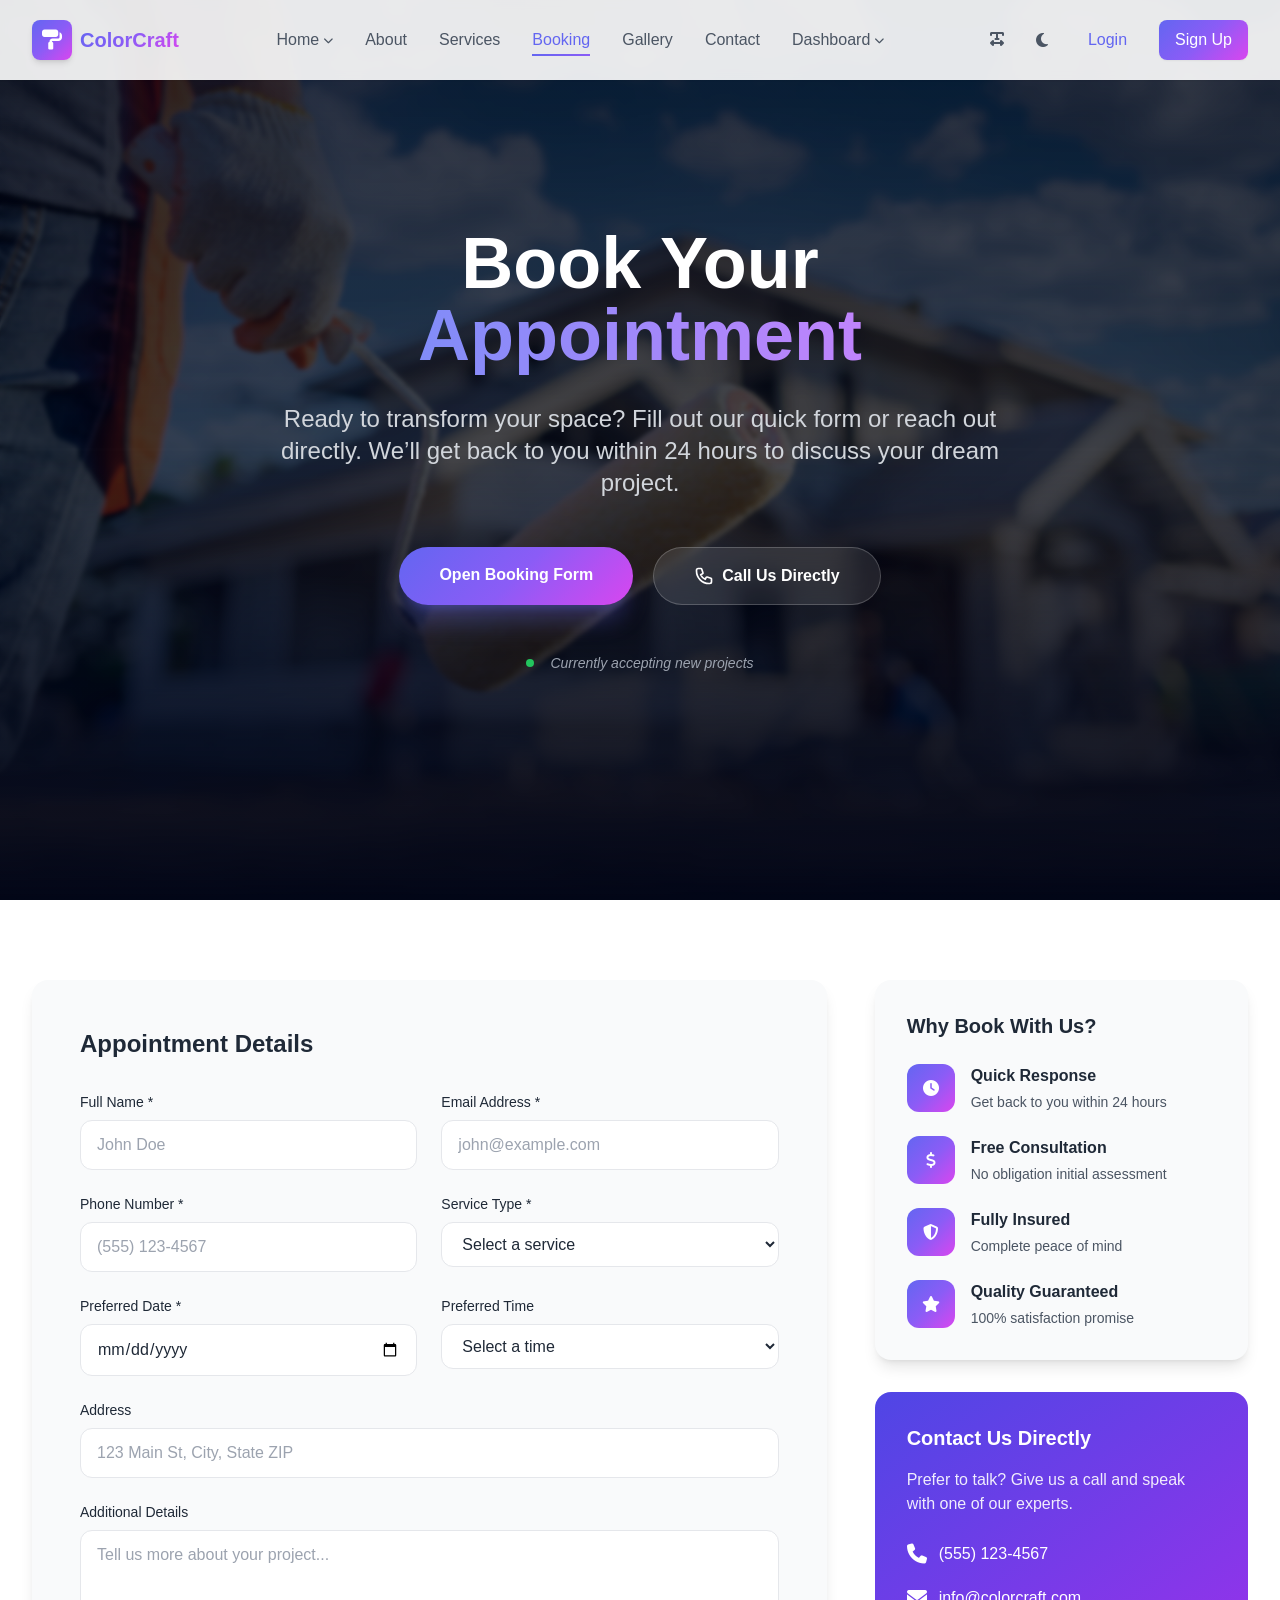
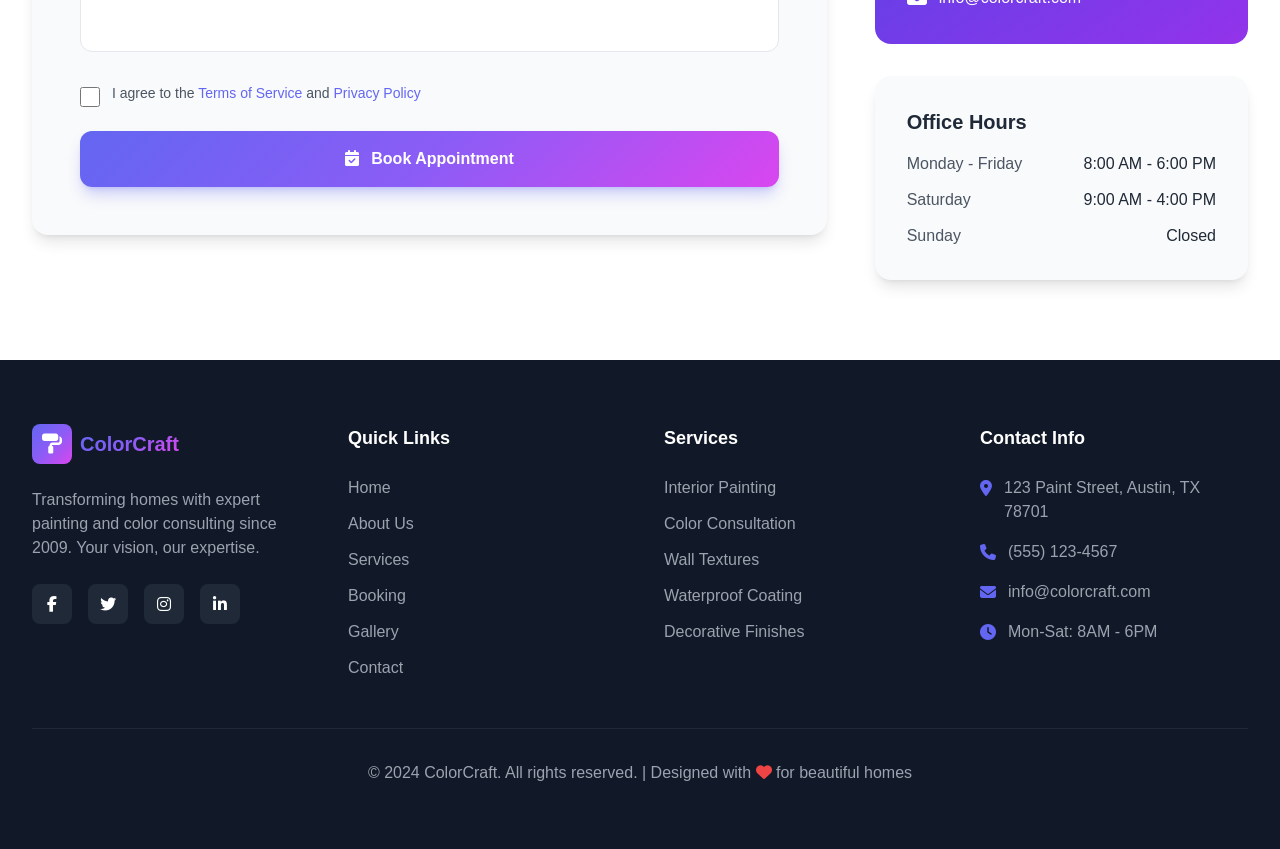
<file: booking.html>
<!DOCTYPE html>
<html lang="en" class="scroll-smooth">

<head>
    <meta charset="UTF-8">
    <meta name="viewport" content="width=device-width, initial-scale=1.0">
    <title>ColorCraft - About Us | Professional Painting & Color Consulting</title>
    <link rel="stylesheet" href="css/styles.css">
    <link rel="icon" type="image/png" href="img/fav-icons1.png">
    <script src="tailwind.js"></script>
    <link rel="stylesheet" href="https://cdnjs.cloudflare.com/ajax/libs/font-awesome/6.4.0/css/all.min.css">
    <style>
        /* Custom CSS for active states and navbar enhancements */
        .nav-link {
            position: relative;
            transition: color 0.2s ease;
        }

        .nav-link:hover {
            color: #6366f1 !important;
        }

        .nav-link::after {
            content: '';
            position: absolute;
            bottom: -4px;
            left: 0;
            width: 0;
            height: 2px;
            background: linear-gradient(135deg, #6366f1 0%, #8b5cf6 100%);
            transition: width 0.3s ease;
        }

        .nav-link:hover::after,
        .nav-link.active-nav-link::after {
            width: 100%;
        }

        /* Active link style for desktop */
        .nav-link.active-nav-link {
            color: #6366f1 !important;
            font-weight: 500;
        }

        /* Dropdown active item styling */
        .dropdown-item.active-dropdown-item,
        .home-drop-item.active-dropdown-item,
        .dashboard-drop-item.active-dropdown-item {
            background-color: rgba(99, 102, 241, 0.1) !important;
            color: #6366f1 !important;
            font-weight: 500;
        }

        /* Mobile menu active states */
        .mobile-link-active {
            color: #6366f1 !important;
            background-color: rgba(99, 102, 241, 0.1) !important;
            border-radius: 0.5rem;
            font-weight: 500;
        }

        .group .absolute a:hover,
        .group .absolute a.active-dropdown-item,
        #mobileMenu a.block:not(.border-2):not(.gradient-bg):hover,
        #mobileMenu a.block:not(.border-2):not(.gradient-bg).mobile-link-active,
        #mobileMenu button.w-full:hover,
        #mobileMenu button.w-full.mobile-link-active {
            color: #6366f1 !important;
            background-color: rgba(99, 102, 241, 0.1) !important;
            border-radius: 0.5rem;
        }

        /* Mobile Menu Styles - Fixed Open/Close */
        .mobile-menu {
            transform: translateX(100%);
            transition: transform 0.35s cubic-bezier(0.4, 0, 0.2, 1);
            visibility: hidden;
        }

        .mobile-menu.open {
            transform: translateX(0);
            visibility: visible;
        }

        /* Overlay for mobile menu */
        .mobile-menu-overlay {
            position: fixed;
            inset: 0;
            background-color: rgba(0, 0, 0, 0.5);
            z-index: 55;
            opacity: 0;
            visibility: hidden;
            transition: opacity 0.3s ease, visibility 0.3s ease;
        }

        .mobile-menu-overlay.active {
            opacity: 1;
            visibility: visible;
        }

        /* About page specific animations */
        .about-icon {
            transition: transform 0.3s ease;
        }

        .about-card:hover .about-icon {
            transform: scale(1.1);
        }

        /* Prevent body scroll when mobile menu is open */
        body.menu-open {
            overflow: hidden;
        }

        /* Hero Section Gradient Enhancement */
        .hero-gradient {
            background: linear-gradient(135deg, #667eea 0%, #764ba2 100%);
        }

        /* Stats Counter Styling */
        .stat-number {
            font-size: 2.5rem;
            font-weight: 800;
            background: linear-gradient(135deg, #6366f1, #8b5cf6);
            -webkit-background-clip: text;
            background-clip: text;
            color: transparent;
        }

        /* Team hover effects */
        .team-card {
            transition: transform 0.3s ease, box-shadow 0.3s ease;
        }

        .team-card:hover {
            transform: translateY(-8px);
            box-shadow: 0 20px 25px -12px rgba(0, 0, 0, 0.15);
        }
    </style>
    <script>
        tailwind.config = {
            darkMode: 'class',
            theme: {
                extend: {
                    colors: {
                        primary: '#6366f1',
                        secondary: '#8b5cf6',
                    }
                }
            }
        }
    </script>
</head>

<body class="bg-gray-50 dark:bg-slate-900 text-gray-800 dark:text-gray-100">

    <!-- Navigation Bar -->
    <nav id="navbar"
        class="fixed top-0 left-0 right-0 z-50 bg-white/90 dark:bg-slate-900/90 backdrop-blur-sm transition-all duration-300 shadow-sm">
        <div class="max-w-7xl mx-auto px-4 sm:px-6 lg:px-8">
            <div class="flex items-center justify-between h-16 lg:h-20">
                <a href="index.html" class="flex items-center gap-2 hover:opacity-90 transition-opacity">
                    <div class="w-10 h-10 gradient-bg rounded-lg flex items-center justify-center shadow-md">
                        <i class="fas fa-paint-roller text-white text-xl"></i>
                    </div>
                    <span class="text-xl font-bold gradient-text">ColorCraft</span>
                </a>

                <!-- Desktop Navigation -->
                <div class="hidden lg:flex items-center lg:gap-4 xl:gap-8">
                    <!-- Home Dropdown -->
                    <div class="relative group">
                        <button id="desktopHomeBtn"
                            class="nav-link flex items-center gap-1 text-gray-600 dark:text-gray-300 hover:text-primary transition py-6">
                            Home <i class="fas fa-chevron-down text-[10px]"></i>
                        </button>
                        <div
                            class="absolute top-full left-0 w-40 bg-white dark:bg-slate-800 shadow-xl rounded-b-lg py-2 opacity-0 invisible group-hover:opacity-100 group-hover:visible transition-all duration-300 border-t-2 border-primary z-50">
                            <a href="index.html"
                                class="home-drop-item block px-4 py-2 text-sm text-gray-700 dark:text-gray-200 hover:bg-primary/10 hover:text-primary transition"
                                data-page="index">Home 1</a>
                            <a href="home2.html"
                                class="home-drop-item block px-4 py-2 text-sm text-gray-700 dark:text-gray-200 hover:bg-primary/10 hover:text-primary transition"
                                data-page="home2">Home 2</a>
                        </div>
                    </div>

                    <a href="about.html" class="nav-link text-gray-600 dark:text-gray-300 hover:text-primary transition"
                        data-page="about">About</a>
                    <a href="services.html"
                        class="nav-link text-gray-600 dark:text-gray-300 hover:text-primary transition"
                        data-page="services">Services</a>
                    <a href="booking.html"
                        class="nav-link text-gray-600 dark:text-gray-300 hover:text-primary transition"
                        data-page="booking">Booking</a>
                    <a href="gallery.html"
                        class="nav-link text-gray-600 dark:text-gray-300 hover:text-primary transition"
                        data-page="gallery">Gallery</a>
                    <a href="contact.html"
                        class="nav-link text-gray-600 dark:text-gray-300 hover:text-primary transition"
                        data-page="contact">Contact</a>

                    <!-- Dashboard Dropdown -->
                    <div class="relative group">
                        <button id="desktopDashboardBtn"
                            class="nav-link flex items-center gap-1 text-gray-600 dark:text-gray-300 hover:text-primary transition py-6">
                            Dashboard <i class="fas fa-chevron-down text-[10px]"></i>
                        </button>
                        <div
                            class="absolute top-full left-0 w-40 bg-white dark:bg-slate-800 shadow-xl rounded-b-lg py-2 opacity-0 invisible group-hover:opacity-100 group-hover:visible transition-all duration-300 border-t-2 border-primary z-50">
                            <a href="admin.html"
                                class="dashboard-drop-item block px-4 py-2 text-sm text-gray-700 dark:text-gray-200 hover:bg-primary/10 hover:text-primary transition"
                                data-page="admin">Admin</a>
                            <a href="user.html"
                                class="dashboard-drop-item block px-4 py-2 text-sm text-gray-700 dark:text-gray-200 hover:bg-primary/10 hover:text-primary transition"
                                data-page="user">User</a>
                        </div>
                    </div>
                </div>

                <!-- Desktop Right Buttons -->
                <div class="hidden lg:flex items-center lg:gap-2 xl:gap-4">
                    <button id="ltrToggle"
                        class="p-2 rounded-full hover:bg-gray-100 dark:hover:bg-slate-800 transition text-gray-600 dark:text-gray-300">
                        <i class="fas fa-text-width"></i>
                    </button>
                    <button class="darkModeBtn p-2 rounded-full hover:bg-gray-100 dark:hover:bg-slate-800 transition">
                        <i class="fas fa-sun sun-icon text-yellow-500 hidden dark:block"></i>
                        <i class="fas fa-moon moon-icon text-gray-600 block dark:hidden"></i>
                    </button>
                    <a href="login.html"
                        class="px-4 py-2 text-primary font-medium hover:bg-primary/10 rounded-lg transition">Login</a>
                    <a href="signup.html"
                        class="px-4 py-2 gradient-bg text-white font-medium rounded-lg hover:opacity-90 transition shadow-sm">Sign
                        Up</a>
                </div>

                <!-- Mobile Menu Button -->
                <button id="menuBtn"
                    class="lg:hidden p-2 text-gray-600 dark:text-gray-300 hover:bg-gray-100 dark:hover:bg-slate-800 rounded-lg transition">
                    <i class="fas fa-bars text-2xl"></i>
                </button>
            </div>
        </div>
    </nav>

    <!-- Mobile Menu Overlay -->
    <div id="mobileMenuOverlay" class="mobile-menu-overlay"></div>

    <!-- Mobile Menu Sidebar -->
    <div id="mobileMenu"
        class="mobile-menu fixed top-0 right-0 bottom-0 w-80 max-w-[85%] z-[60] bg-white dark:bg-slate-900 shadow-2xl overflow-y-auto">
        <div
            class="sticky top-0 bg-white dark:bg-slate-900 z-10 p-4 flex justify-between items-center border-b dark:border-slate-700">
            <a href="index.html" class="flex items-center gap-2 hover:opacity-90 transition-opacity">
                <div class="w-10 h-10 gradient-bg rounded-lg flex items-center justify-center">
                    <i class="fas fa-paint-roller text-white text-xl"></i>
                </div>
                <span class="text-xl font-bold gradient-text">ColorCraft</span>
            </a>
            <button id="closeMenuBtn" class="p-2 hover:bg-gray-100 dark:hover:bg-slate-800 rounded-lg transition">
                <i class="fas fa-times text-2xl"></i>
            </button>
        </div>

        <div class="p-4 space-y-2 pb-8">
            <!-- Mobile Home Dropdown -->
            <div class="border-b dark:border-slate-800 pb-2">
                <button id="mobileHomeToggle"
                    class="w-full flex justify-between items-center py-3 px-4 text-gray-600 dark:text-gray-300 font-medium hover:bg-gray-100 dark:hover:bg-slate-800 rounded-lg transition">
                    Home <i class="fas fa-chevron-down text-xs transition-transform duration-200"
                        id="homeMobileIcon"></i>
                </button>
                <div id="homeMobile" class="hidden pl-4 space-y-2 pb-2 mt-2">
                    <a href="index.html"
                        class="mobile-sub-link block py-2 px-4 text-gray-500 dark:text-gray-400 hover:text-primary hover:bg-primary/10 rounded-lg transition"
                        data-page="index">Home 1</a>
                    <a href="home2.html"
                        class="mobile-sub-link block py-2 px-4 text-gray-500 dark:text-gray-400 hover:text-primary hover:bg-primary/10 rounded-lg transition"
                        data-page="home2">Home 2</a>
                </div>
            </div>

            <a href="about.html"
                class="mobile-main-link block py-3 px-4 text-gray-600 dark:text-gray-300 font-medium border-b dark:border-slate-800 transition hover:bg-gray-100 dark:hover:bg-slate-800 rounded-lg"
                data-page="about">About</a>
            <a href="services.html"
                class="mobile-main-link block py-3 px-4 text-gray-600 dark:text-gray-300 font-medium border-b dark:border-slate-800 transition hover:bg-gray-100 dark:hover:bg-slate-800 rounded-lg"
                data-page="services">Services</a>
            <a href="booking.html"
                class="mobile-main-link block py-3 px-4 text-gray-600 dark:text-gray-300 font-medium border-b dark:border-slate-800 transition hover:bg-gray-100 dark:hover:bg-slate-800 rounded-lg"
                data-page="booking">Booking</a>
            <a href="gallery.html"
                class="mobile-main-link block py-3 px-4 text-gray-600 dark:text-gray-300 font-medium border-b dark:border-slate-800 transition hover:bg-gray-100 dark:hover:bg-slate-800 rounded-lg"
                data-page="gallery">Gallery</a>
            <a href="contact.html"
                class="mobile-main-link block py-3 px-4 text-gray-600 dark:text-gray-300 font-medium border-b dark:border-slate-800 transition hover:bg-gray-100 dark:hover:bg-slate-800 rounded-lg"
                data-page="contact">Contact</a>

            <!-- Mobile Dashboard Dropdown -->
            <div class="border-b dark:border-slate-800 pb-2">
                <button id="mobileDashboardToggle"
                    class="w-full flex justify-between items-center py-3 px-4 text-gray-600 dark:text-gray-300 font-medium hover:bg-gray-100 dark:hover:bg-slate-800 rounded-lg transition">
                    Dashboard <i class="fas fa-chevron-down text-xs transition-transform duration-200"
                        id="dashMobileIcon"></i>
                </button>
                <div id="dashMobile" class="hidden pl-4 space-y-2 pb-2 mt-2">
                    <a href="admin.html"
                        class="mobile-sub-link block py-2 px-4 text-gray-500 dark:text-gray-400 hover:text-primary hover:bg-primary/10 rounded-lg transition"
                        data-page="admin">Admin</a>
                    <a href="user.html"
                        class="mobile-sub-link block py-2 px-4 text-gray-500 dark:text-gray-400 hover:text-primary hover:bg-primary/10 rounded-lg transition"
                        data-page="user">User</a>
                </div>
            </div>

            <div class="pt-6 space-y-4">
                <div class="flex items-center justify-around gap-4">
                    <button id="ltrToggleMobile"
                        class="flex-1 p-3 rounded-xl bg-gray-100 dark:bg-slate-800 text-gray-600 dark:text-gray-300 flex flex-col items-center gap-1 transition hover:bg-gray-200 dark:hover:bg-slate-700">
                        <i class="fas fa-text-width"></i>
                        <span class="text-[10px]">LTR/RTL</span>
                    </button>
                    <button
                        class="darkModeBtn flex-1 p-3 rounded-xl bg-gray-100 dark:bg-slate-800 text-gray-600 dark:text-gray-300 flex flex-col items-center gap-1 transition hover:bg-gray-200 dark:hover:bg-slate-700">
                        <i class="fas fa-moon dark:hidden"></i>
                        <i class="fas fa-sun hidden dark:block text-yellow-500"></i>
                        <span class="text-[10px]">Theme</span>
                    </button>
                </div>

                <a href="login.html"
                    class="block py-3 text-center text-primary font-bold rounded-lg border-2 border-primary transition hover:bg-primary/10">Login</a>
                <a href="signup.html"
                    class="block py-3 text-center gradient-bg text-white font-bold rounded-lg shadow-md transition hover:opacity-90">Sign
                    Up</a>
            </div>
        </div>
    </div>

   

    <script>
        // ========================
        // 1. DARK MODE LOGIC
        // ========================
        const darkModeButtons = document.querySelectorAll('.darkModeBtn');
        if (localStorage.theme === 'dark' || (!('theme' in localStorage) && window.matchMedia('(prefers-color-scheme: dark)').matches)) {
            document.documentElement.classList.add('dark');
        } else {
            document.documentElement.classList.remove('dark');
        }
        darkModeButtons.forEach(btn => {
            btn.addEventListener('click', () => {
                if (document.documentElement.classList.contains('dark')) {
                    document.documentElement.classList.remove('dark');
                    localStorage.theme = 'light';
                } else {
                    document.documentElement.classList.add('dark');
                    localStorage.theme = 'dark';
                }
            });
        });

        // ========================
        // 2. MOBILE MENU CONTROLS - FIXED OPEN/CLOSE
        // ========================
        const menuBtn = document.getElementById('menuBtn');
        const closeMenuBtn = document.getElementById('closeMenuBtn');
        const mobileMenu = document.getElementById('mobileMenu');
        const overlay = document.getElementById('mobileMenuOverlay');
        const body = document.body;

        function openMobileMenu() {
            if (mobileMenu) {
                mobileMenu.classList.add('open');
                if (overlay) overlay.classList.add('active');
                body.classList.add('menu-open');
            }
        }

        function closeMobileMenu() {
            if (mobileMenu) {
                mobileMenu.classList.remove('open');
                if (overlay) overlay.classList.remove('active');
                body.classList.remove('menu-open');
            }
        }

        if (menuBtn) {
            menuBtn.addEventListener('click', openMobileMenu);
        }
        if (closeMenuBtn) {
            closeMenuBtn.addEventListener('click', closeMobileMenu);
        }
        if (overlay) {
            overlay.addEventListener('click', closeMobileMenu);
        }

        document.addEventListener('keydown', (e) => {
            if (e.key === 'Escape' && mobileMenu && mobileMenu.classList.contains('open')) {
                closeMobileMenu();
            }
        });

        function toggleMobileDropdown(id, iconId) {
            const element = document.getElementById(id);
            const icon = document.getElementById(iconId);
            if (element && icon) {
                element.classList.toggle('hidden');
                icon.classList.toggle('rotate-180');
            }
        }

        const homeToggle = document.getElementById('mobileHomeToggle');
        const dashToggle = document.getElementById('mobileDashboardToggle');
        if (homeToggle) {
            homeToggle.addEventListener('click', () => toggleMobileDropdown('homeMobile', 'homeMobileIcon'));
        }
        if (dashToggle) {
            dashToggle.addEventListener('click', () => toggleMobileDropdown('dashMobile', 'dashMobileIcon'));
        }

        const allMobileLinks = document.querySelectorAll('.mobile-main-link, .mobile-sub-link, #mobileMenu a.block, #mobileMenu a[href]');
        allMobileLinks.forEach(link => {
            link.addEventListener('click', (e) => {
                if (link.getAttribute('href') && !link.classList.contains('border-2')) {
                    setTimeout(() => {
                        closeMobileMenu();
                    }, 150);
                }
            });
        });

        // ========================
        // 3. LTR/RTL LOGIC
        // ========================
        const ltrToggle = document.getElementById('ltrToggle');
        const ltrToggleMobile = document.getElementById('ltrToggleMobile');
        const setDirection = (btn) => {
            if (btn) {
                btn.addEventListener('click', () => {
                    const isRTL = document.documentElement.dir === 'rtl';
                    document.documentElement.dir = isRTL ? 'ltr' : 'rtl';
                });
            }
        };
        setDirection(ltrToggle);
        setDirection(ltrToggleMobile);

        // ========================
        // 4. ACTIVE PAGE HIGHLIGHT - UPDATED: Make BOOKING active (remove Services active)
        // ========================
        function getCurrentPageId() {
            const path = window.location.pathname;
            const filename = path.split('/').pop() || 'about.html';
            const page = filename.split('?')[0].split('#')[0];
            if (page === '' || page === 'index.html') return 'index';
            if (page === 'home2.html') return 'home2';
            if (page === 'about.html') return 'about';
            if (page === 'services.html') return 'services';
            if (page === 'booking.html') return 'booking';
            if (page === 'gallery.html') return 'gallery';
            if (page === 'contact.html') return 'contact';
            if (page === 'admin.html') return 'admin';
            if (page === 'user.html') return 'user';
            return 'about';
        }

        function clearAllActiveStates() {
            document.querySelectorAll('.nav-link').forEach(link => link.classList.remove('active-nav-link'));
            document.querySelectorAll('.home-drop-item, .dashboard-drop-item').forEach(item => item.classList.remove('active-dropdown-item'));
            document.querySelectorAll('.mobile-main-link').forEach(link => link.classList.remove('mobile-link-active'));
            document.querySelectorAll('.mobile-sub-link').forEach(link => link.classList.remove('mobile-link-active'));
            const desktopHomeBtn = document.getElementById('desktopHomeBtn');
            const desktopDashBtn = document.getElementById('desktopDashboardBtn');
            if (desktopHomeBtn) desktopHomeBtn.classList.remove('active-nav-link');
            if (desktopDashBtn) desktopDashBtn.classList.remove('active-nav-link');
        }

        function applyActiveHighlight() {
            const currentPage = getCurrentPageId();

            // UPDATED: For about.html, we want to activate BOOKING instead of Services/About
            if (currentPage === 'about') {
                // Activate BOOKING link (desktop)
                const bookingDesktop = document.querySelector('.nav-link[data-page="booking"]');
                if (bookingDesktop) bookingDesktop.classList.add('active-nav-link');
                // Mobile: activate BOOKING
                const bookingMobile = document.querySelector('.mobile-main-link[data-page="booking"]');
                if (bookingMobile) bookingMobile.classList.add('mobile-link-active');
                // Remove any active state from Services and About links
                const servicesDesktop = document.querySelector('.nav-link[data-page="services"]');
                if (servicesDesktop) servicesDesktop.classList.remove('active-nav-link');
                const aboutDesktop = document.querySelector('.nav-link[data-page="about"]');
                if (aboutDesktop) aboutDesktop.classList.remove('active-nav-link');
                const aboutMobile = document.querySelector('.mobile-main-link[data-page="about"]');
                if (aboutMobile) aboutMobile.classList.remove('mobile-link-active');
                const servicesMobile = document.querySelector('.mobile-main-link[data-page="services"]');
                if (servicesMobile) servicesMobile.classList.remove('mobile-link-active');
                // Also ensure Home dropdown is not active
                const homeBtn = document.getElementById('desktopHomeBtn');
                if (homeBtn) homeBtn.classList.remove('active-nav-link');
            }
            else if (currentPage === 'index' || currentPage === 'home2') {
                const homeBtn = document.getElementById('desktopHomeBtn');
                if (homeBtn) homeBtn.classList.add('active-nav-link');
                const activeHomeChild = document.querySelector(`.home-drop-item[data-page="${currentPage}"]`);
                if (activeHomeChild) activeHomeChild.classList.add('active-dropdown-item');
                const mobileSubHome = document.querySelector(`.mobile-sub-link[data-page="${currentPage}"]`);
                if (mobileSubHome) mobileSubHome.classList.add('mobile-link-active');
            }
            else if (currentPage === 'admin' || currentPage === 'user') {
                const dashBtn = document.getElementById('desktopDashboardBtn');
                if (dashBtn) dashBtn.classList.add('active-nav-link');
                const activeDashChild = document.querySelector(`.dashboard-drop-item[data-page="${currentPage}"]`);
                if (activeDashChild) activeDashChild.classList.add('active-dropdown-item');
                const mobileSubDash = document.querySelector(`.mobile-sub-link[data-page="${currentPage}"]`);
                if (mobileSubDash) mobileSubDash.classList.add('mobile-link-active');
            }
            else {
                const desktopLink = document.querySelector(`.nav-link[data-page="${currentPage}"]`);
                if (desktopLink) desktopLink.classList.add('active-nav-link');
                const mobileLink = document.querySelector(`.mobile-main-link[data-page="${currentPage}"]`);
                if (mobileLink) mobileLink.classList.add('mobile-link-active');
            }
        }

        function addDataAttributes() {
            document.querySelectorAll('.nav-link[href="about.html"]').forEach(el => el.setAttribute('data-page', 'about'));
            document.querySelectorAll('.nav-link[href="services.html"]').forEach(el => el.setAttribute('data-page', 'services'));
            document.querySelectorAll('.nav-link[href="booking.html"]').forEach(el => el.setAttribute('data-page', 'booking'));
            document.querySelectorAll('.nav-link[href="gallery.html"]').forEach(el => el.setAttribute('data-page', 'gallery'));
            document.querySelectorAll('.nav-link[href="contact.html"]').forEach(el => el.setAttribute('data-page', 'contact'));
            document.querySelectorAll('.mobile-main-link[href="about.html"]').forEach(el => el.setAttribute('data-page', 'about'));
            document.querySelectorAll('.mobile-main-link[href="services.html"]').forEach(el => el.setAttribute('data-page', 'services'));
            document.querySelectorAll('.mobile-main-link[href="booking.html"]').forEach(el => el.setAttribute('data-page', 'booking'));
            document.querySelectorAll('.mobile-main-link[href="gallery.html"]').forEach(el => el.setAttribute('data-page', 'gallery'));
            document.querySelectorAll('.mobile-main-link[href="contact.html"]').forEach(el => el.setAttribute('data-page', 'contact'));
        }

        window.addEventListener('popstate', () => {
            clearAllActiveStates();
            applyActiveHighlight();
        });

        document.addEventListener('DOMContentLoaded', () => {
            addDataAttributes();
            clearAllActiveStates();
            applyActiveHighlight();
        });
    </script>

</body>

</html>

    

    <section class="relative min-h-screen flex items-center justify-center overflow-hidden">
    
    <div class="absolute inset-0 z-0">
        <img src="img/booking1.jpg" 
             alt="Luxury Living Room" 
             class="w-full h-full object-cover">
        
        <div class="absolute inset-0 bg-slate-950/70 backdrop-blur-[2px]"></div>
        <div class="absolute inset-0 bg-gradient-to-t from-slate-950 via-transparent to-slate-950/40"></div>
    </div>

    <div class="relative z-10 max-w-7xl mx-auto px-4 sm:px-6 lg:px-8 text-center">
        <div class="max-w-3xl mx-auto">
            
            
            
            <h1 class="text-5xl md:text-7xl font-extrabold text-white mb-8 leading-tight">
                Book Your <br>
                <span class="text-transparent bg-clip-text bg-gradient-to-r from-indigo-400 to-purple-400">
                    Appointment
                </span>
            </h1>
            
            <p class="text-xl md:text-2xl text-gray-300 mb-12 leading-relaxed font-light">
                Ready to transform your space? Fill out our quick form or reach out directly. We’ll get back to you within 24 hours to discuss your dream project.
            </p>

            <div class="flex flex-col sm:flex-row gap-5 justify-center">
                <a href="#booking-form" class="px-10 py-4 gradient-bg hover:bg-indigo-700 text-white font-bold rounded-full transition-all transform hover:scale-105 shadow-xl shadow-indigo-500/30">
                    Open Booking Form
                </a>
                <a href="tel:+911234567890" class="px-10 py-4 bg-white/10 hover:bg-white/20 text-white font-bold rounded-full backdrop-blur-md border border-white/20 transition-all flex items-center justify-center">
                    <svg class="w-5 h-5 mr-2" fill="none" stroke="currentColor" viewBox="0 0 24 24"><path stroke-linecap="round" stroke-linejoin="round" stroke-width="2" d="M3 5a2 2 0 012-2h3.28a1 1 0 01.948.684l1.498 4.493a1 1 0 01-.502 1.21l-2.257 1.13a11.042 11.042 0 005.516 5.516l1.13-2.257a1 1 0 011.21-.502l4.493 1.498a1 1 0 01.684.949V19a2 2 0 01-2 2h-1C9.716 21 3 14.284 3 6V5z"></path></svg>
                    Call Us Directly
                </a>
            </div>

            <div class="mt-12 flex items-center justify-center gap-4 text-gray-400 text-sm italic">
                <span class="flex h-2 w-2 rounded-full bg-green-500"></span>
                Currently accepting new projects
            </div>
        </div>
    </div>
</section>

    <section class="py-20 bg-white dark:bg-slate-800">
        <div class="max-w-7xl mx-auto px-4 sm:px-6 lg:px-8">
            <div class="grid lg:grid-cols-3 gap-12">
                <div class="lg:col-span-2">
                    <div class="bg-gray-50 dark:bg-slate-700 rounded-2xl p-8 lg:p-12 shadow-lg">
                        <h2 class="text-2xl font-bold mb-8">Appointment Details</h2>
                        <form id="bookingForm" class="space-y-6">
                            <div class="grid md:grid-cols-2 gap-6">
                                <div>
                                    <label class="block text-sm font-medium mb-2">Full Name *</label>
                                    <input type="text" id="name" class="input-field w-full px-4 py-3 rounded-xl border border-gray-200 dark:border-slate-600 bg-white dark:bg-slate-800 focus:border-primary focus:ring-2 focus:ring-primary/20 outline-none transition" placeholder="John Doe" required>
                                </div>
                                <div>
                                    <label class="block text-sm font-medium mb-2">Email Address *</label>
                                    <input type="email" id="email" class="input-field w-full px-4 py-3 rounded-xl border border-gray-200 dark:border-slate-600 bg-white dark:bg-slate-800 focus:border-primary focus:ring-2 focus:ring-primary/20 outline-none transition" placeholder="john@example.com" required>
                                </div>
                            </div>
                            <div class="grid md:grid-cols-2 gap-6">
                                <div>
                                    <label class="block text-sm font-medium mb-2">Phone Number *</label>
                                    <input type="tel" id="phone" class="input-field w-full px-4 py-3 rounded-xl border border-gray-200 dark:border-slate-600 bg-white dark:bg-slate-800 focus:border-primary focus:ring-2 focus:ring-primary/20 outline-none transition" placeholder="(555) 123-4567" required>
                                </div>
                                <div>
                                    <label class="block text-sm font-medium mb-2">Service Type *</label>
                                    <select id="service" class="input-field w-full px-4 py-3 rounded-xl border border-gray-200 dark:border-slate-600 bg-white dark:bg-slate-800 focus:border-primary focus:ring-2 focus:ring-primary/20 outline-none transition" required>
                                        <option value="">Select a service</option>
                                        <option value="interior">Interior Painting</option>
                                        <option value="consultation">Color Consultation</option>
                                        <option value="texture">Wall Texture Design</option>
                                        <option value="waterproof">Waterproof Coating</option>
                                        <option value="decorative">Decorative Finishes</option>
                                        <option value="cabinet">Cabinet Painting</option>
                                    </select>
                                </div>
                            </div>
                            <div class="grid md:grid-cols-2 gap-6">
                                <div>
                                    <label class="block text-sm font-medium mb-2">Preferred Date *</label>
                                    <input type="date" id="date" class="input-field w-full px-4 py-3 rounded-xl border border-gray-200 dark:border-slate-600 bg-white dark:bg-slate-800 focus:border-primary focus:ring-2 focus:ring-primary/20 outline-none transition" required>
                                </div>
                                <div>
                                    <label class="block text-sm font-medium mb-2">Preferred Time</label>
                                    <select id="time" class="input-field w-full px-4 py-3 rounded-xl border border-gray-200 dark:border-slate-600 bg-white dark:bg-slate-800 focus:border-primary focus:ring-2 focus:ring-primary/20 outline-none transition">
                                        <option value="">Select a time</option>
                                        <option value="morning">Morning (8AM - 12PM)</option>
                                        <option value="afternoon">Afternoon (12PM - 4PM)</option>
                                        <option value="evening">Evening (4PM - 6PM)</option>
                                    </select>
                                </div>
                            </div>
                            <div>
                                <label class="block text-sm font-medium mb-2">Address</label>
                                <input type="text" id="address" class="input-field w-full px-4 py-3 rounded-xl border border-gray-200 dark:border-slate-600 bg-white dark:bg-slate-800 focus:border-primary focus:ring-2 focus:ring-primary/20 outline-none transition" placeholder="123 Main St, City, State ZIP">
                            </div>
                            <div>
                                <label class="block text-sm font-medium mb-2">Additional Details</label>
                                <textarea id="message" rows="4" class="input-field w-full px-4 py-3 rounded-xl border border-gray-200 dark:border-slate-600 bg-white dark:bg-slate-800 focus:border-primary focus:ring-2 focus:ring-primary/20 outline-none transition resize-none" placeholder="Tell us more about your project..."></textarea>
                            </div>
                            <div class="flex items-start gap-3">
                                <input type="checkbox" id="terms" class="mt-1 w-5 h-5 rounded border-gray-300 text-primary focus:ring-primary" required>
                                <label for="terms" class="text-sm text-gray-600 dark:text-gray-300">I agree to the <a href="#" class="text-primary hover:underline">Terms of Service</a> and <a href="#" class="text-primary hover:underline">Privacy Policy</a></label>
                            </div>
                            <button type="submit" class="w-full py-4 gradient-bg text-white font-bold rounded-xl hover:opacity-90 transition shadow-lg shadow-primary/30">
                                <i class="fas fa-calendar-check mr-2"></i> Book Appointment
                            </button>
                        </form>
                    </div>
                </div>
                <div class="space-y-8">
                    <div class="bg-gray-50 dark:bg-slate-700 rounded-2xl p-8 shadow-lg">
                        <h3 class="text-xl font-bold mb-6">Why Book With Us?</h3>
                        <div class="space-y-6">
                            <div class="flex items-start gap-4">
                                <div class="w-12 h-12 gradient-bg rounded-xl flex items-center justify-center flex-shrink-0">
                                    <i class="fas fa-clock text-white"></i>
                                </div>
                                <div>
                                    <h4 class="font-bold mb-1">Quick Response</h4>
                                    <p class="text-sm text-gray-600 dark:text-gray-300">Get back to you within 24 hours</p>
                                </div>
                            </div>
                            <div class="flex items-start gap-4">
                                <div class="w-12 h-12 gradient-bg rounded-xl flex items-center justify-center flex-shrink-0">
                                    <i class="fas fa-dollar-sign text-white"></i>
                                </div>
                                <div>
                                    <h4 class="font-bold mb-1">Free Consultation</h4>
                                    <p class="text-sm text-gray-600 dark:text-gray-300">No obligation initial assessment</p>
                                </div>
                            </div>
                            <div class="flex items-start gap-4">
                                <div class="w-12 h-12 gradient-bg rounded-xl flex items-center justify-center flex-shrink-0">
                                    <i class="fas fa-shield-alt text-white"></i>
                                </div>
                                <div>
                                    <h4 class="font-bold mb-1">Fully Insured</h4>
                                    <p class="text-sm text-gray-600 dark:text-gray-300">Complete peace of mind</p>
                                </div>
                            </div>
                            <div class="flex items-start gap-4">
                                <div class="w-12 h-12 gradient-bg rounded-xl flex items-center justify-center flex-shrink-0">
                                    <i class="fas fa-star text-white"></i>
                                </div>
                                <div>
                                    <h4 class="font-bold mb-1">Quality Guaranteed</h4>
                                    <p class="text-sm text-gray-600 dark:text-gray-300">100% satisfaction promise</p>
                                </div>
                            </div>
                        </div>
                    </div>
                    <div class="bg-gradient-to-br from-indigo-600 to-purple-600 rounded-2xl p-8 text-white">
                        <h3 class="text-xl font-bold mb-4">Contact Us Directly</h3>
                        <p class="text-white/90 mb-6">Prefer to talk? Give us a call and speak with one of our experts.</p>
                        <div class="space-y-4">
                            <a href="tel:+15551234567" class="flex items-center gap-3 text-white hover:text-white/80 transition">
                                <i class="fas fa-phone text-xl"></i>
                                <span class="font-medium">(555) 123-4567</span>
                            </a>
                            <a href="mailto:info@colorcraft.com" class="flex items-center gap-3 text-white hover:text-white/80 transition">
                                <i class="fas fa-envelope text-xl"></i>
                                <span class="font-medium">info@colorcraft.com</span>
                            </a>
                        </div>
                    </div>
                    <div class="bg-gray-50 dark:bg-slate-700 rounded-2xl p-8 shadow-lg">
                        <h3 class="text-xl font-bold mb-4">Office Hours</h3>
                        <div class="space-y-3">
                            <div class="flex justify-between">
                                <span class="text-gray-600 dark:text-gray-300">Monday - Friday</span>
                                <span class="font-medium">8:00 AM - 6:00 PM</span>
                            </div>
                            <div class="flex justify-between">
                                <span class="text-gray-600 dark:text-gray-300">Saturday</span>
                                <span class="font-medium">9:00 AM - 4:00 PM</span>
                            </div>
                            <div class="flex justify-between">
                                <span class="text-gray-600 dark:text-gray-300">Sunday</span>
                                <span class="font-medium">Closed</span>
                            </div>
                        </div>
                    </div>
                </div>
            </div>
        </div>
    </section>

    <footer class="bg-gray-900 text-white py-16">
        <div class="max-w-7xl mx-auto px-4 sm:px-6 lg:px-8">
            <div class="grid md:grid-cols-2 lg:grid-cols-4 gap-12 mb-12">
                <div>
                    <a href="index.html" class="flex items-center gap-2 mb-6 hover:opacity-90 transition-opacity">
                <div class="w-10 h-10 gradient-bg rounded-lg flex items-center justify-center">
                    <i class="fas fa-paint-roller text-white text-xl"></i>
                </div>
                <span class="text-xl font-bold gradient-text">ColorCraft</span>
            </a>
                    <p class="text-gray-400 mb-6">Transforming homes with expert painting and color consulting since 2009. Your vision, our expertise.</p>
                    <div class="flex gap-4">
                        <a href="#" class="w-10 h-10 bg-gray-800 rounded-lg flex items-center justify-center hover:bg-primary transition">
                            <i class="fab fa-facebook-f"></i>
                        </a>
                        <a href="#" class="w-10 h-10 bg-gray-800 rounded-lg flex items-center justify-center hover:bg-primary transition">
                            <i class="fab fa-twitter"></i>
                        </a>
                        <a href="#" class="w-10 h-10 bg-gray-800 rounded-lg flex items-center justify-center hover:bg-primary transition">
                            <i class="fab fa-instagram"></i>
                        </a>
                        <a href="#" class="w-10 h-10 bg-gray-800 rounded-lg flex items-center justify-center hover:bg-primary transition">
                            <i class="fab fa-linkedin-in"></i>
                        </a>
                    </div>
                </div>
                <div>
                    <h3 class="font-bold text-lg mb-6">Quick Links</h3>
                    <ul class="space-y-3">
                        <li><a href="index.html" class="text-gray-400 hover:text-white transition">Home</a></li>
                        
                        <li><a href="about.html" class="text-gray-400 hover:text-white transition">About Us</a></li>
                        <li><a href="services.html" class="text-gray-400 hover:text-white transition">Services</a></li>
                        <li><a href="booking.html" class="text-gray-400 hover:text-white transition">Booking</a></li>
                        <li><a href="gallery.html" class="text-gray-400 hover:text-white transition">Gallery</a></li>
                        <li><a href="contact.html" class="text-gray-400 hover:text-white transition">Contact</a></li>
                    </ul>
                </div>
                <div>
                    <h3 class="font-bold text-lg mb-6">Services</h3>
                    <ul class="space-y-3">
                        <li><a href="services.html" class="text-gray-400 hover:text-white transition">Interior Painting</a></li>
                        <li><a href="services.html" class="text-gray-400 hover:text-white transition">Color Consultation</a></li>
                        <li><a href="services.html" class="text-gray-400 hover:text-white transition">Wall Textures</a></li>
                        <li><a href="services.html" class="text-gray-400 hover:text-white transition">Waterproof Coating</a></li>
                        <li><a href="services.html" class="text-gray-400 hover:text-white transition">Decorative Finishes</a></li>
                    </ul>
                </div>
                <div>
                    <h3 class="font-bold text-lg mb-6">Contact Info</h3>
                    <ul class="space-y-4">
                        <li class="flex items-start gap-3">
                            <i class="fas fa-map-marker-alt text-primary mt-1"></i>
                            <span class="text-gray-400">123 Paint Street, Austin, TX 78701</span>
                        </li>
                        <li class="flex items-center gap-3">
                            <i class="fas fa-phone text-primary"></i>
                            <span class="text-gray-400">(555) 123-4567</span>
                        </li>
                        <li class="flex items-center gap-3">
                            <i class="fas fa-envelope text-primary"></i>
                            <span class="text-gray-400">info@colorcraft.com</span>
                        </li>
                        <li class="flex items-center gap-3">
                            <i class="fas fa-clock text-primary"></i>
                            <span class="text-gray-400">Mon-Sat: 8AM - 6PM</span>
                        </li>
                    </ul>
                </div>
            </div>
            <div class="border-t border-gray-800 pt-8 text-center">
                <p class="text-gray-400">&copy; 2024 ColorCraft. All rights reserved. | Designed with <i class="fas fa-heart text-red-500"></i> for beautiful homes</p>
            </div>
        </div>
    </footer>

    <script src="js/main.js"></script>
</body>
</html>
</file>
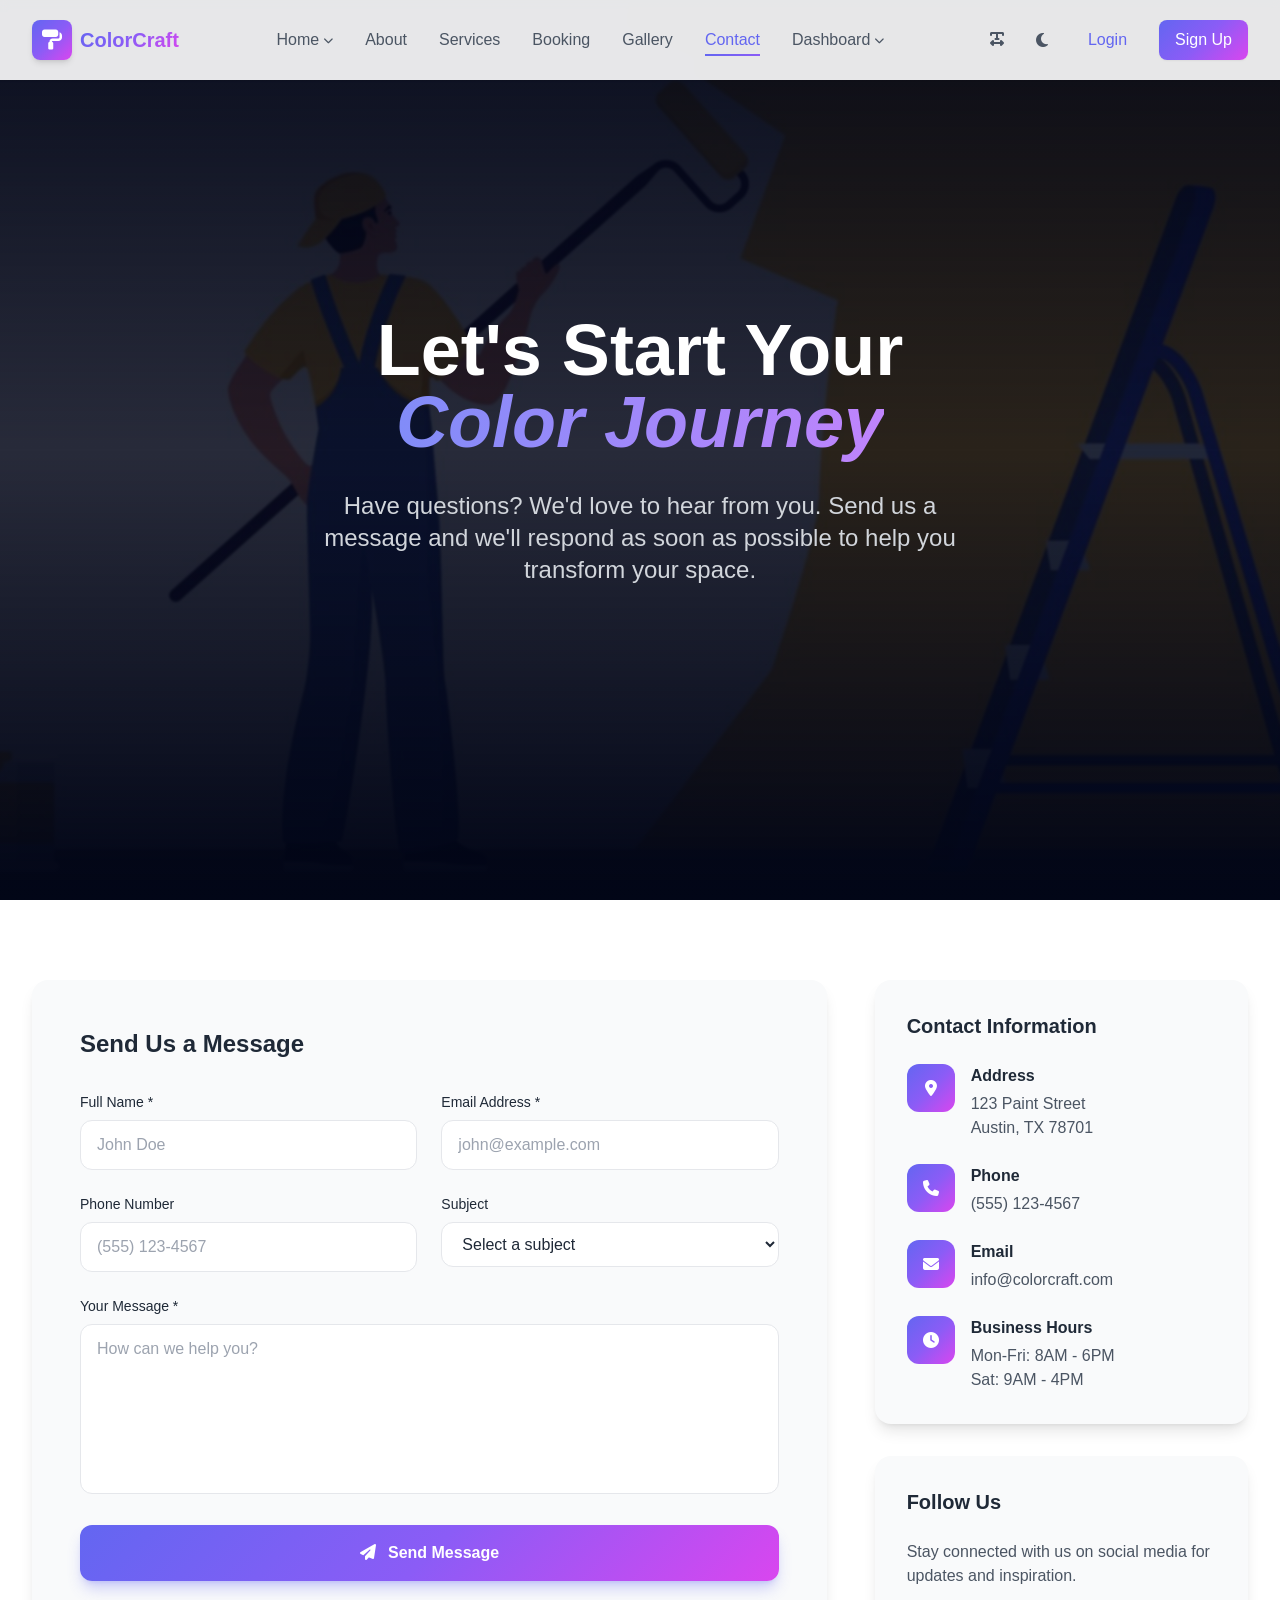
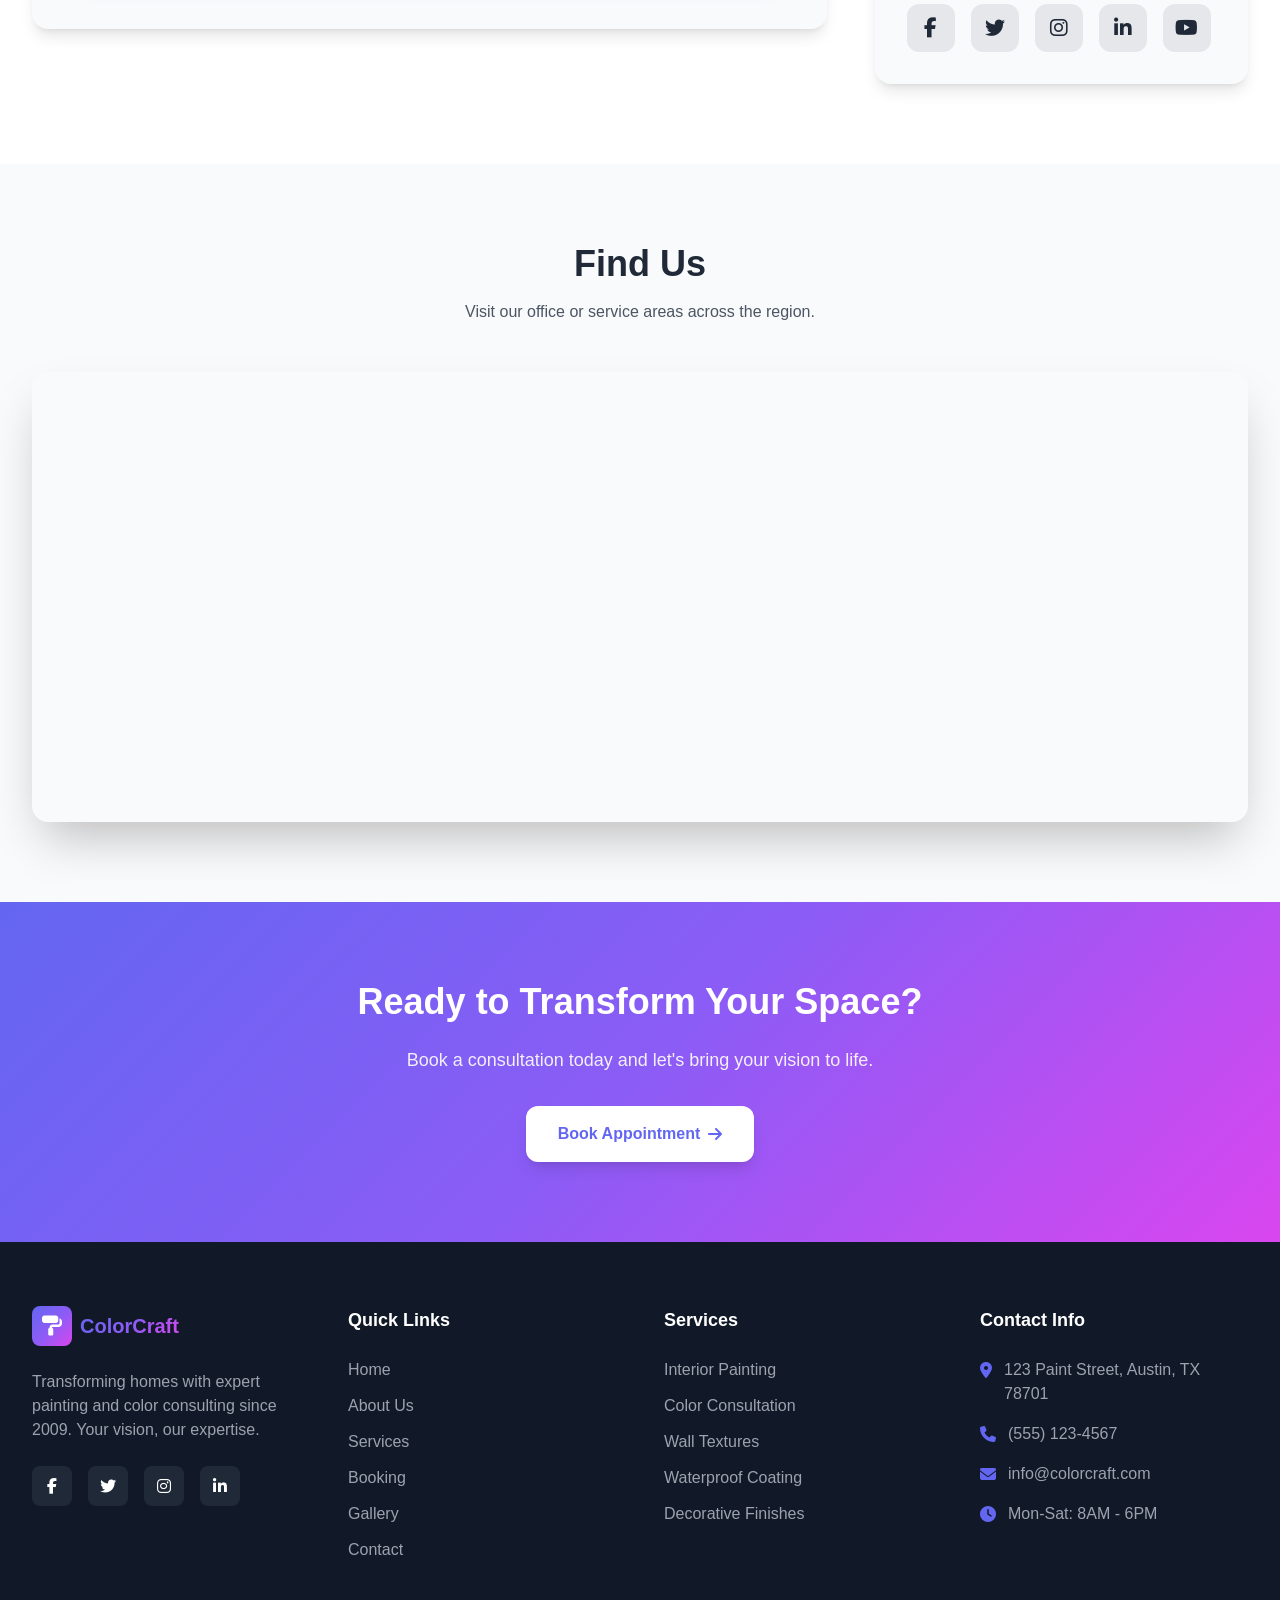
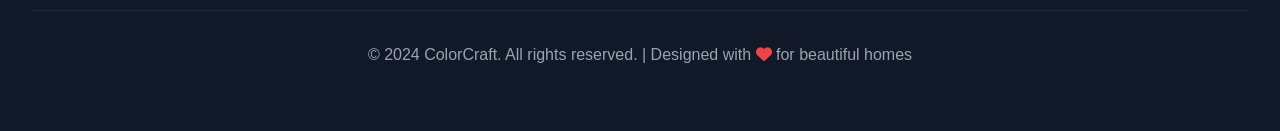
<file: contact.html>
<!DOCTYPE html>
<html lang="en" class="scroll-smooth">

<head>
    <meta charset="UTF-8">
    <meta name="viewport" content="width=device-width, initial-scale=1.0">
    <title>ColorCraft - About Us | Professional Painting & Color Consulting</title>
    <link rel="stylesheet" href="css/styles.css">
    <link rel="icon" type="image/png" href="img/fav-icons1.png">
    <script src="tailwind.js"></script>
    <link rel="stylesheet" href="https://cdnjs.cloudflare.com/ajax/libs/font-awesome/6.4.0/css/all.min.css">
    <style>
        /* Custom CSS for active states and navbar enhancements */
        .nav-link {
            position: relative;
            transition: color 0.2s ease;
        }

        .nav-link:hover {
            color: #6366f1 !important;
        }

        .nav-link::after {
            content: '';
            position: absolute;
            bottom: -4px;
            left: 0;
            width: 0;
            height: 2px;
            background: linear-gradient(135deg, #6366f1 0%, #8b5cf6 100%);
            transition: width 0.3s ease;
        }

        .nav-link:hover::after,
        .nav-link.active-nav-link::after {
            width: 100%;
        }

        /* Active link style for desktop */
        .nav-link.active-nav-link {
            color: #6366f1 !important;
            font-weight: 500;
        }

        /* Dropdown active item styling */
        .dropdown-item.active-dropdown-item,
        .home-drop-item.active-dropdown-item,
        .dashboard-drop-item.active-dropdown-item {
            background-color: rgba(99, 102, 241, 0.1) !important;
            color: #6366f1 !important;
            font-weight: 500;
        }

        /* Mobile menu active states */
        .mobile-link-active {
            color: #6366f1 !important;
            background-color: rgba(99, 102, 241, 0.1) !important;
            border-radius: 0.5rem;
            font-weight: 500;
        }

        .group .absolute a:hover,
        .group .absolute a.active-dropdown-item,
        #mobileMenu a.block:not(.border-2):not(.gradient-bg):hover,
        #mobileMenu a.block:not(.border-2):not(.gradient-bg).mobile-link-active,
        #mobileMenu button.w-full:hover,
        #mobileMenu button.w-full.mobile-link-active {
            color: #6366f1 !important;
            background-color: rgba(99, 102, 241, 0.1) !important;
            border-radius: 0.5rem;
        }

        /* Mobile Menu Styles - Fixed Open/Close */
        .mobile-menu {
            transform: translateX(100%);
            transition: transform 0.35s cubic-bezier(0.4, 0, 0.2, 1);
            visibility: hidden;
        }
        
        .mobile-menu.open {
            transform: translateX(0);
            visibility: visible;
        }

        /* Overlay for mobile menu */
        .mobile-menu-overlay {
            position: fixed;
            inset: 0;
            background-color: rgba(0, 0, 0, 0.5);
            z-index: 55;
            opacity: 0;
            visibility: hidden;
            transition: opacity 0.3s ease, visibility 0.3s ease;
        }
        
        .mobile-menu-overlay.active {
            opacity: 1;
            visibility: visible;
        }

        /* About page specific animations */
        .about-icon {
            transition: transform 0.3s ease;
        }
        
        .about-card:hover .about-icon {
            transform: scale(1.1);
        }
        
        /* Prevent body scroll when mobile menu is open */
        body.menu-open {
            overflow: hidden;
        }

        /* Hero Section Gradient Enhancement */
        .hero-gradient {
            background: linear-gradient(135deg, #667eea 0%, #764ba2 100%);
        }
        
        /* Stats Counter Styling */
        .stat-number {
            font-size: 2.5rem;
            font-weight: 800;
            background: linear-gradient(135deg, #6366f1, #8b5cf6);
            -webkit-background-clip: text;
            background-clip: text;
            color: transparent;
        }
        
        /* Team hover effects */
        .team-card {
            transition: transform 0.3s ease, box-shadow 0.3s ease;
        }
        .team-card:hover {
            transform: translateY(-8px);
            box-shadow: 0 20px 25px -12px rgba(0, 0, 0, 0.15);
        }
    </style>
    <script>
        tailwind.config = {
            darkMode: 'class',
            theme: {
                extend: {
                    colors: {
                        primary: '#6366f1',
                        secondary: '#8b5cf6',
                    }
                }
            }
        }
    </script>
</head>

<body class="bg-gray-50 dark:bg-slate-900 text-gray-800 dark:text-gray-100">

    <!-- Navigation Bar -->
    <nav id="navbar"
        class="fixed top-0 left-0 right-0 z-50 bg-white/90 dark:bg-slate-900/90 backdrop-blur-sm transition-all duration-300 shadow-sm">
        <div class="max-w-7xl mx-auto px-4 sm:px-6 lg:px-8">
            <div class="flex items-center justify-between h-16 lg:h-20">
                <a href="index.html" class="flex items-center gap-2 hover:opacity-90 transition-opacity">
                    <div class="w-10 h-10 gradient-bg rounded-lg flex items-center justify-center shadow-md">
                        <i class="fas fa-paint-roller text-white text-xl"></i>
                    </div>
                    <span class="text-xl font-bold gradient-text">ColorCraft</span>
                </a>

                <!-- Desktop Navigation -->
                <div class="hidden lg:flex items-center lg:gap-4 xl:gap-8">
                    <!-- Home Dropdown -->
                    <div class="relative group">
                        <button id="desktopHomeBtn"
                            class="nav-link flex items-center gap-1 text-gray-600 dark:text-gray-300 hover:text-primary transition py-6">
                            Home <i class="fas fa-chevron-down text-[10px]"></i>
                        </button>
                        <div
                            class="absolute top-full left-0 w-40 bg-white dark:bg-slate-800 shadow-xl rounded-b-lg py-2 opacity-0 invisible group-hover:opacity-100 group-hover:visible transition-all duration-300 border-t-2 border-primary z-50">
                            <a href="index.html"
                                class="home-drop-item block px-4 py-2 text-sm text-gray-700 dark:text-gray-200 hover:bg-primary/10 hover:text-primary transition"
                                data-page="index">Home 1</a>
                            <a href="home2.html"
                                class="home-drop-item block px-4 py-2 text-sm text-gray-700 dark:text-gray-200 hover:bg-primary/10 hover:text-primary transition"
                                data-page="home2">Home 2</a>
                        </div>
                    </div>

                    <a href="about.html" class="nav-link text-gray-600 dark:text-gray-300 hover:text-primary transition"
                        data-page="about">About</a>
                    <a href="services.html"
                        class="nav-link text-gray-600 dark:text-gray-300 hover:text-primary transition"
                        data-page="services">Services</a>
                    <a href="booking.html"
                        class="nav-link text-gray-600 dark:text-gray-300 hover:text-primary transition"
                        data-page="booking">Booking</a>
                    <a href="gallery.html"
                        class="nav-link text-gray-600 dark:text-gray-300 hover:text-primary transition"
                        data-page="gallery">Gallery</a>
                    <a href="contact.html"
                        class="nav-link text-gray-600 dark:text-gray-300 hover:text-primary transition"
                        data-page="contact">Contact</a>

                    <!-- Dashboard Dropdown -->
                    <div class="relative group">
                        <button id="desktopDashboardBtn"
                            class="nav-link flex items-center gap-1 text-gray-600 dark:text-gray-300 hover:text-primary transition py-6">
                            Dashboard <i class="fas fa-chevron-down text-[10px]"></i>
                        </button>
                        <div
                            class="absolute top-full left-0 w-40 bg-white dark:bg-slate-800 shadow-xl rounded-b-lg py-2 opacity-0 invisible group-hover:opacity-100 group-hover:visible transition-all duration-300 border-t-2 border-primary z-50">
                            <a href="admin.html"
                                class="dashboard-drop-item block px-4 py-2 text-sm text-gray-700 dark:text-gray-200 hover:bg-primary/10 hover:text-primary transition"
                                data-page="admin">Admin</a>
                            <a href="user.html"
                                class="dashboard-drop-item block px-4 py-2 text-sm text-gray-700 dark:text-gray-200 hover:bg-primary/10 hover:text-primary transition"
                                data-page="user">User</a>
                        </div>
                    </div>
                </div>

                <!-- Desktop Right Buttons -->
                <div class="hidden lg:flex items-center lg:gap-2 xl:gap-4">
                    <button id="ltrToggle"
                        class="p-2 rounded-full hover:bg-gray-100 dark:hover:bg-slate-800 transition text-gray-600 dark:text-gray-300">
                        <i class="fas fa-text-width"></i>
                    </button>
                    <button class="darkModeBtn p-2 rounded-full hover:bg-gray-100 dark:hover:bg-slate-800 transition">
                        <i class="fas fa-sun sun-icon text-yellow-500 hidden dark:block"></i>
                        <i class="fas fa-moon moon-icon text-gray-600 block dark:hidden"></i>
                    </button>
                    <a href="login.html"
                        class="px-4 py-2 text-primary font-medium hover:bg-primary/10 rounded-lg transition">Login</a>
                    <a href="signup.html"
                        class="px-4 py-2 gradient-bg text-white font-medium rounded-lg hover:opacity-90 transition shadow-sm">Sign
                        Up</a>
                </div>

                <!-- Mobile Menu Button -->
                <button id="menuBtn" class="lg:hidden p-2 text-gray-600 dark:text-gray-300 hover:bg-gray-100 dark:hover:bg-slate-800 rounded-lg transition">
                    <i class="fas fa-bars text-2xl"></i>
                </button>
            </div>
        </div>
    </nav>

    <!-- Mobile Menu Overlay -->
    <div id="mobileMenuOverlay" class="mobile-menu-overlay"></div>

    <!-- Mobile Menu Sidebar -->
    <div id="mobileMenu"
        class="mobile-menu fixed top-0 right-0 bottom-0 w-80 max-w-[85%] z-[60] bg-white dark:bg-slate-900 shadow-2xl overflow-y-auto">
        <div class="sticky top-0 bg-white dark:bg-slate-900 z-10 p-4 flex justify-between items-center border-b dark:border-slate-700">
            <a href="index.html" class="flex items-center gap-2 hover:opacity-90 transition-opacity">
                <div class="w-10 h-10 gradient-bg rounded-lg flex items-center justify-center">
                    <i class="fas fa-paint-roller text-white text-xl"></i>
                </div>
                <span class="text-xl font-bold gradient-text">ColorCraft</span>
            </a>
            <button id="closeMenuBtn" class="p-2 hover:bg-gray-100 dark:hover:bg-slate-800 rounded-lg transition">
                <i class="fas fa-times text-2xl"></i>
            </button>
        </div>

        <div class="p-4 space-y-2 pb-8">
            <!-- Mobile Home Dropdown -->
            <div class="border-b dark:border-slate-800 pb-2">
                <button id="mobileHomeToggle"
                    class="w-full flex justify-between items-center py-3 px-4 text-gray-600 dark:text-gray-300 font-medium hover:bg-gray-100 dark:hover:bg-slate-800 rounded-lg transition">
                    Home <i class="fas fa-chevron-down text-xs transition-transform duration-200" id="homeMobileIcon"></i>
                </button>
                <div id="homeMobile" class="hidden pl-4 space-y-2 pb-2 mt-2">
                    <a href="index.html"
                        class="mobile-sub-link block py-2 px-4 text-gray-500 dark:text-gray-400 hover:text-primary hover:bg-primary/10 rounded-lg transition"
                        data-page="index">Home 1</a>
                    <a href="home2.html"
                        class="mobile-sub-link block py-2 px-4 text-gray-500 dark:text-gray-400 hover:text-primary hover:bg-primary/10 rounded-lg transition"
                        data-page="home2">Home 2</a>
                </div>
            </div>

            <a href="about.html"
                class="mobile-main-link block py-3 px-4 text-gray-600 dark:text-gray-300 font-medium border-b dark:border-slate-800 transition hover:bg-gray-100 dark:hover:bg-slate-800 rounded-lg"
                data-page="about">About</a>
            <a href="services.html"
                class="mobile-main-link block py-3 px-4 text-gray-600 dark:text-gray-300 font-medium border-b dark:border-slate-800 transition hover:bg-gray-100 dark:hover:bg-slate-800 rounded-lg"
                data-page="services">Services</a>
            <a href="booking.html"
                class="mobile-main-link block py-3 px-4 text-gray-600 dark:text-gray-300 font-medium border-b dark:border-slate-800 transition hover:bg-gray-100 dark:hover:bg-slate-800 rounded-lg"
                data-page="booking">Booking</a>
            <a href="gallery.html"
                class="mobile-main-link block py-3 px-4 text-gray-600 dark:text-gray-300 font-medium border-b dark:border-slate-800 transition hover:bg-gray-100 dark:hover:bg-slate-800 rounded-lg"
                data-page="gallery">Gallery</a>
            <a href="contact.html"
                class="mobile-main-link block py-3 px-4 text-gray-600 dark:text-gray-300 font-medium border-b dark:border-slate-800 transition hover:bg-gray-100 dark:hover:bg-slate-800 rounded-lg"
                data-page="contact">Contact</a>

            <!-- Mobile Dashboard Dropdown -->
            <div class="border-b dark:border-slate-800 pb-2">
                <button id="mobileDashboardToggle"
                    class="w-full flex justify-between items-center py-3 px-4 text-gray-600 dark:text-gray-300 font-medium hover:bg-gray-100 dark:hover:bg-slate-800 rounded-lg transition">
                    Dashboard <i class="fas fa-chevron-down text-xs transition-transform duration-200" id="dashMobileIcon"></i>
                </button>
                <div id="dashMobile" class="hidden pl-4 space-y-2 pb-2 mt-2">
                    <a href="admin.html"
                        class="mobile-sub-link block py-2 px-4 text-gray-500 dark:text-gray-400 hover:text-primary hover:bg-primary/10 rounded-lg transition"
                        data-page="admin">Admin</a>
                    <a href="user.html"
                        class="mobile-sub-link block py-2 px-4 text-gray-500 dark:text-gray-400 hover:text-primary hover:bg-primary/10 rounded-lg transition"
                        data-page="user">User</a>
                </div>
            </div>

            <div class="pt-6 space-y-4">
                <div class="flex items-center justify-around gap-4">
                    <button id="ltrToggleMobile"
                        class="flex-1 p-3 rounded-xl bg-gray-100 dark:bg-slate-800 text-gray-600 dark:text-gray-300 flex flex-col items-center gap-1 transition hover:bg-gray-200 dark:hover:bg-slate-700">
                        <i class="fas fa-text-width"></i>
                        <span class="text-[10px]">LTR/RTL</span>
                    </button>
                    <button
                        class="darkModeBtn flex-1 p-3 rounded-xl bg-gray-100 dark:bg-slate-800 text-gray-600 dark:text-gray-300 flex flex-col items-center gap-1 transition hover:bg-gray-200 dark:hover:bg-slate-700">
                        <i class="fas fa-moon dark:hidden"></i>
                        <i class="fas fa-sun hidden dark:block text-yellow-500"></i>
                        <span class="text-[10px]">Theme</span>
                    </button>
                </div>

                <a href="login.html"
                    class="block py-3 text-center text-primary font-bold rounded-lg border-2 border-primary transition hover:bg-primary/10">Login</a>
                <a href="signup.html"
                    class="block py-3 text-center gradient-bg text-white font-bold rounded-lg shadow-md transition hover:opacity-90">Sign
                    Up</a>
            </div>
        </div>
    </div>

    

    <script>
        // ========================
        // 1. DARK MODE LOGIC
        // ========================
        const darkModeButtons = document.querySelectorAll('.darkModeBtn');
        if (localStorage.theme === 'dark' || (!('theme' in localStorage) && window.matchMedia('(prefers-color-scheme: dark)').matches)) {
            document.documentElement.classList.add('dark');
        } else {
            document.documentElement.classList.remove('dark');
        }
        darkModeButtons.forEach(btn => {
            btn.addEventListener('click', () => {
                if (document.documentElement.classList.contains('dark')) {
                    document.documentElement.classList.remove('dark');
                    localStorage.theme = 'light';
                } else {
                    document.documentElement.classList.add('dark');
                    localStorage.theme = 'dark';
                }
            });
        });

        // ========================
        // 2. MOBILE MENU CONTROLS - FIXED OPEN/CLOSE
        // ========================
        const menuBtn = document.getElementById('menuBtn');
        const closeMenuBtn = document.getElementById('closeMenuBtn');
        const mobileMenu = document.getElementById('mobileMenu');
        const overlay = document.getElementById('mobileMenuOverlay');
        const body = document.body;

        function openMobileMenu() {
            if (mobileMenu) {
                mobileMenu.classList.add('open');
                if (overlay) overlay.classList.add('active');
                body.classList.add('menu-open');
            }
        }

        function closeMobileMenu() {
            if (mobileMenu) {
                mobileMenu.classList.remove('open');
                if (overlay) overlay.classList.remove('active');
                body.classList.remove('menu-open');
            }
        }

        if (menuBtn) {
            menuBtn.addEventListener('click', openMobileMenu);
        }
        if (closeMenuBtn) {
            closeMenuBtn.addEventListener('click', closeMobileMenu);
        }
        if (overlay) {
            overlay.addEventListener('click', closeMobileMenu);
        }

        document.addEventListener('keydown', (e) => {
            if (e.key === 'Escape' && mobileMenu && mobileMenu.classList.contains('open')) {
                closeMobileMenu();
            }
        });

        function toggleMobileDropdown(id, iconId) {
            const element = document.getElementById(id);
            const icon = document.getElementById(iconId);
            if (element && icon) {
                element.classList.toggle('hidden');
                icon.classList.toggle('rotate-180');
            }
        }
        
        const homeToggle = document.getElementById('mobileHomeToggle');
        const dashToggle = document.getElementById('mobileDashboardToggle');
        if (homeToggle) {
            homeToggle.addEventListener('click', () => toggleMobileDropdown('homeMobile', 'homeMobileIcon'));
        }
        if (dashToggle) {
            dashToggle.addEventListener('click', () => toggleMobileDropdown('dashMobile', 'dashMobileIcon'));
        }

        const allMobileLinks = document.querySelectorAll('.mobile-main-link, .mobile-sub-link, #mobileMenu a.block, #mobileMenu a[href]');
        allMobileLinks.forEach(link => {
            link.addEventListener('click', (e) => {
                if (link.getAttribute('href') && !link.classList.contains('border-2')) {
                    setTimeout(() => {
                        closeMobileMenu();
                    }, 150);
                }
            });
        });

        // ========================
        // 3. LTR/RTL LOGIC
        // ========================
        const ltrToggle = document.getElementById('ltrToggle');
        const ltrToggleMobile = document.getElementById('ltrToggleMobile');
        const setDirection = (btn) => {
            if (btn) {
                btn.addEventListener('click', () => {
                    const isRTL = document.documentElement.dir === 'rtl';
                    document.documentElement.dir = isRTL ? 'ltr' : 'rtl';
                });
            }
        };
        setDirection(ltrToggle);
        setDirection(ltrToggleMobile);

        // ========================
        // 4. ACTIVE PAGE HIGHLIGHT - UPDATED: Make CONTACT active (remove Pricing active)
        // ========================
        function getCurrentPageId() {
            const path = window.location.pathname;
            const filename = path.split('/').pop() || 'about.html';
            const page = filename.split('?')[0].split('#')[0];
            if (page === '' || page === 'index.html') return 'index';
            if (page === 'home2.html') return 'home2';
            if (page === 'about.html') return 'about';
            if (page === 'services.html') return 'services';
            if (page === 'booking.html') return 'booking';
            if (page === 'gallery.html') return 'gallery';
            if (page === 'contact.html') return 'contact';
            if (page === 'admin.html') return 'admin';
            if (page === 'user.html') return 'user';
            return 'about';
        }

        function clearAllActiveStates() {
            document.querySelectorAll('.nav-link').forEach(link => link.classList.remove('active-nav-link'));
            document.querySelectorAll('.home-drop-item, .dashboard-drop-item').forEach(item => item.classList.remove('active-dropdown-item'));
            document.querySelectorAll('.mobile-main-link').forEach(link => link.classList.remove('mobile-link-active'));
            document.querySelectorAll('.mobile-sub-link').forEach(link => link.classList.remove('mobile-link-active'));
            const desktopHomeBtn = document.getElementById('desktopHomeBtn');
            const desktopDashBtn = document.getElementById('desktopDashboardBtn');
            if (desktopHomeBtn) desktopHomeBtn.classList.remove('active-nav-link');
            if (desktopDashBtn) desktopDashBtn.classList.remove('active-nav-link');
        }

        function applyActiveHighlight() {
            const currentPage = getCurrentPageId();
            
            // UPDATED: For about.html, we want to activate CONTACT instead of Pricing/About
            if (currentPage === 'about') {
                // Activate CONTACT link (desktop)
                const contactDesktop = document.querySelector('.nav-link[data-page="contact"]');
                if (contactDesktop) contactDesktop.classList.add('active-nav-link');
                // Mobile: activate CONTACT
                const contactMobile = document.querySelector('.mobile-main-link[data-page="contact"]');
                if (contactMobile) contactMobile.classList.add('mobile-link-active');
                // Remove any active state from Pricing, Booking, Services, About links
                const pricingDesktop = document.querySelector('.nav-link[data-page="pricing"]');
                if (pricingDesktop) pricingDesktop.classList.remove('active-nav-link');
                const bookingDesktop = document.querySelector('.nav-link[data-page="booking"]');
                if (bookingDesktop) bookingDesktop.classList.remove('active-nav-link');
                const servicesDesktop = document.querySelector('.nav-link[data-page="services"]');
                if (servicesDesktop) servicesDesktop.classList.remove('active-nav-link');
                const aboutDesktop = document.querySelector('.nav-link[data-page="about"]');
                if (aboutDesktop) aboutDesktop.classList.remove('active-nav-link');
                const aboutMobile = document.querySelector('.mobile-main-link[data-page="about"]');
                if (aboutMobile) aboutMobile.classList.remove('mobile-link-active');
                const servicesMobile = document.querySelector('.mobile-main-link[data-page="services"]');
                if (servicesMobile) servicesMobile.classList.remove('mobile-link-active');
                const bookingMobile = document.querySelector('.mobile-main-link[data-page="booking"]');
                if (bookingMobile) bookingMobile.classList.remove('mobile-link-active');
                const pricingMobile = document.querySelector('.mobile-main-link[data-page="pricing"]');
                if (pricingMobile) pricingMobile.classList.remove('mobile-link-active');
                // Also ensure Home dropdown is not active
                const homeBtn = document.getElementById('desktopHomeBtn');
                if (homeBtn) homeBtn.classList.remove('active-nav-link');
            }
            else if (currentPage === 'index' || currentPage === 'home2') {
                const homeBtn = document.getElementById('desktopHomeBtn');
                if (homeBtn) homeBtn.classList.add('active-nav-link');
                const activeHomeChild = document.querySelector(`.home-drop-item[data-page="${currentPage}"]`);
                if (activeHomeChild) activeHomeChild.classList.add('active-dropdown-item');
                const mobileSubHome = document.querySelector(`.mobile-sub-link[data-page="${currentPage}"]`);
                if (mobileSubHome) mobileSubHome.classList.add('mobile-link-active');
            }
            else if (currentPage === 'admin' || currentPage === 'user') {
                const dashBtn = document.getElementById('desktopDashboardBtn');
                if (dashBtn) dashBtn.classList.add('active-nav-link');
                const activeDashChild = document.querySelector(`.dashboard-drop-item[data-page="${currentPage}"]`);
                if (activeDashChild) activeDashChild.classList.add('active-dropdown-item');
                const mobileSubDash = document.querySelector(`.mobile-sub-link[data-page="${currentPage}"]`);
                if (mobileSubDash) mobileSubDash.classList.add('mobile-link-active');
            }
            else {
                const desktopLink = document.querySelector(`.nav-link[data-page="${currentPage}"]`);
                if (desktopLink) desktopLink.classList.add('active-nav-link');
                const mobileLink = document.querySelector(`.mobile-main-link[data-page="${currentPage}"]`);
                if (mobileLink) mobileLink.classList.add('mobile-link-active');
            }
        }

        function addDataAttributes() {
            document.querySelectorAll('.nav-link[href="about.html"]').forEach(el => el.setAttribute('data-page', 'about'));
            document.querySelectorAll('.nav-link[href="services.html"]').forEach(el => el.setAttribute('data-page', 'services'));
            document.querySelectorAll('.nav-link[href="booking.html"]').forEach(el => el.setAttribute('data-page', 'booking'));
            document.querySelectorAll('.nav-link[href="gallery.html"]').forEach(el => el.setAttribute('data-page', 'gallery'));
            document.querySelectorAll('.nav-link[href="contact.html"]').forEach(el => el.setAttribute('data-page', 'contact'));
            document.querySelectorAll('.mobile-main-link[href="about.html"]').forEach(el => el.setAttribute('data-page', 'about'));
            document.querySelectorAll('.mobile-main-link[href="services.html"]').forEach(el => el.setAttribute('data-page', 'services'));
            document.querySelectorAll('.mobile-main-link[href="booking.html"]').forEach(el => el.setAttribute('data-page', 'booking'));
            document.querySelectorAll('.mobile-main-link[href="gallery.html"]').forEach(el => el.setAttribute('data-page', 'gallery'));
            document.querySelectorAll('.mobile-main-link[href="contact.html"]').forEach(el => el.setAttribute('data-page', 'contact'));
        }

        window.addEventListener('popstate', () => {
            clearAllActiveStates();
            applyActiveHighlight();
        });

        document.addEventListener('DOMContentLoaded', () => {
            addDataAttributes();
            clearAllActiveStates();
            applyActiveHighlight();
        });
    </script>

</body>

</html>
    

    <section class="relative min-h-screen flex items-center justify-center overflow-hidden bg-slate-950">
    
    <div class="absolute inset-0 z-0">
        <img src="img/contact1.jpg" 
             alt="Contact Background" 
             class="w-full h-full object-cover opacity-40">
        <div class="absolute inset-0 bg-slate-950/60 backdrop-blur-[1px]"></div>
        <div class="absolute inset-0 bg-gradient-to-t from-slate-950 via-transparent to-slate-950/80"></div>
    </div>

    <div class="relative z-10 max-w-7xl mx-auto px-4 sm:px-6 lg:px-8 text-center">
        <div class="max-w-4xl mx-auto">
            
            <span class="inline-block px-5 py-2 mb-6 text-sm font-bold tracking-[0.2em] text-indigo-400">
                
            </span>
            
            <h1 class="text-5xl md:text-7xl font-extrabold text-white mb-8 leading-tight">
                Let's Start Your <br>
                <span class="text-transparent bg-clip-text bg-gradient-to-r from-indigo-400 to-purple-400 italic">
                    Color Journey
                </span>
            </h1>
            
            <p class="text-xl md:text-2xl text-gray-300 mb-12 max-w-2xl mx-auto leading-relaxed font-light">
                Have questions? We'd love to hear from you. Send us a message and we'll respond as soon as possible to help you transform your space.
            </p>

        

        </div>
    </div>
</section>

    <section class="py-20 bg-white dark:bg-slate-800">
        <div class="max-w-7xl mx-auto px-4 sm:px-6 lg:px-8">
            <div class="grid lg:grid-cols-3 gap-12">
                <div class="lg:col-span-2">
                    <div class="bg-gray-50 dark:bg-slate-700 rounded-2xl p-8 lg:p-12 shadow-lg">
                        <h2 class="text-2xl font-bold mb-8">Send Us a Message</h2>
                        <form id="contactForm" class="space-y-6">
                            <div class="grid md:grid-cols-2 gap-6">
                                <div>
                                    <label class="block text-sm font-medium mb-2">Full Name *</label>
                                    <input type="text" id="contactName" class="input-field w-full px-4 py-3 rounded-xl border border-gray-200 dark:border-slate-600 bg-white dark:bg-slate-800 focus:border-primary focus:ring-2 focus:ring-primary/20 outline-none transition" placeholder="John Doe" required>
                                </div>
                                <div>
                                    <label class="block text-sm font-medium mb-2">Email Address *</label>
                                    <input type="email" id="contactEmail" class="input-field w-full px-4 py-3 rounded-xl border border-gray-200 dark:border-slate-600 bg-white dark:bg-slate-800 focus:border-primary focus:ring-2 focus:ring-primary/20 outline-none transition" placeholder="john@example.com" required>
                                </div>
                            </div>
                            <div class="grid md:grid-cols-2 gap-6">
                                <div>
                                    <label class="block text-sm font-medium mb-2">Phone Number</label>
                                    <input type="tel" id="contactPhone" class="input-field w-full px-4 py-3 rounded-xl border border-gray-200 dark:border-slate-600 bg-white dark:bg-slate-800 focus:border-primary focus:ring-2 focus:ring-primary/20 outline-none transition" placeholder="(555) 123-4567">
                                </div>
                                <div>
                                    <label class="block text-sm font-medium mb-2">Subject</label>
                                    <select id="contactSubject" class="input-field w-full px-4 py-3 rounded-xl border border-gray-200 dark:border-slate-600 bg-white dark:bg-slate-800 focus:border-primary focus:ring-2 focus:ring-primary/20 outline-none transition">
                                        <option value="">Select a subject</option>
                                        <option value="general">General Inquiry</option>
                                        <option value="quote">Request a Quote</option>
                                        <option value="support">Customer Support</option>
                                        <option value="partnership">Partnership Opportunity</option>
                                        <option value="feedback">Feedback</option>
                                    </select>
                                </div>
                            </div>
                            <div>
                                <label class="block text-sm font-medium mb-2">Your Message *</label>
                                <textarea id="message" rows="6" class="input-field w-full px-4 py-3 rounded-xl border border-gray-200 dark:border-slate-600 bg-white dark:bg-slate-800 focus:border-primary focus:ring-2 focus:ring-primary/20 outline-none transition resize-none" placeholder="How can we help you?" required></textarea>
                            </div>
                            <button type="submit" class="w-full py-4 gradient-bg text-white font-bold rounded-xl hover:opacity-90 transition shadow-lg shadow-primary/30">
                                <i class="fas fa-paper-plane mr-2"></i> Send Message
                            </button>
                        </form>
                    </div>
                </div>
                <div class="space-y-8">
                    <div class="bg-gray-50 dark:bg-slate-700 rounded-2xl p-8 shadow-lg">
                        <h3 class="text-xl font-bold mb-6">Contact Information</h3>
                        <div class="space-y-6">
                            <div class="flex items-start gap-4">
                                <div class="w-12 h-12 gradient-bg rounded-xl flex items-center justify-center flex-shrink-0">
                                    <i class="fas fa-map-marker-alt text-white"></i>
                                </div>
                                <div>
                                    <h4 class="font-bold mb-1">Address</h4>
                                    <p class="text-gray-600 dark:text-gray-300">123 Paint Street<br>Austin, TX 78701</p>
                                </div>
                            </div>
                            <div class="flex items-start gap-4">
                                <div class="w-12 h-12 gradient-bg rounded-xl flex items-center justify-center flex-shrink-0">
                                    <i class="fas fa-phone text-white"></i>
                                </div>
                                <div>
                                    <h4 class="font-bold mb-1">Phone</h4>
                                    <p class="text-gray-600 dark:text-gray-300">(555) 123-4567</p>
                                </div>
                            </div>
                            <div class="flex items-start gap-4">
                                <div class="w-12 h-12 gradient-bg rounded-xl flex items-center justify-center flex-shrink-0">
                                    <i class="fas fa-envelope text-white"></i>
                                </div>
                                <div>
                                    <h4 class="font-bold mb-1">Email</h4>
                                    <p class="text-gray-600 dark:text-gray-300">info@colorcraft.com</p>
                                </div>
                            </div>
                            <div class="flex items-start gap-4">
                                <div class="w-12 h-12 gradient-bg rounded-xl flex items-center justify-center flex-shrink-0">
                                    <i class="fas fa-clock text-white"></i>
                                </div>
                                <div>
                                    <h4 class="font-bold mb-1">Business Hours</h4>
                                    <p class="text-gray-600 dark:text-gray-300">Mon-Fri: 8AM - 6PM<br>Sat: 9AM - 4PM</p>
                                </div>
                            </div>
                        </div>
                    </div>
                    <div class="bg-gray-50 dark:bg-slate-700 rounded-2xl p-8 shadow-lg">
                        <h3 class="text-xl font-bold mb-6">Follow Us</h3>
                        <p class="text-gray-600 dark:text-gray-300 mb-4">Stay connected with us on social media for updates and inspiration.</p>
                        <div class="flex gap-4">
                            <a href="#" class="w-12 h-12 bg-gray-200 dark:bg-slate-600 rounded-xl flex items-center justify-center hover:bg-primary hover:text-white transition">
                                <i class="fab fa-facebook-f text-xl"></i>
                            </a>
                            <a href="#" class="w-12 h-12 bg-gray-200 dark:bg-slate-600 rounded-xl flex items-center justify-center hover:bg-primary hover:text-white transition">
                                <i class="fab fa-twitter text-xl"></i>
                            </a>
                            <a href="#" class="w-12 h-12 bg-gray-200 dark:bg-slate-600 rounded-xl flex items-center justify-center hover:bg-primary hover:text-white transition">
                                <i class="fab fa-instagram text-xl"></i>
                            </a>
                            <a href="#" class="w-12 h-12 bg-gray-200 dark:bg-slate-600 rounded-xl flex items-center justify-center hover:bg-primary hover:text-white transition">
                                <i class="fab fa-linkedin-in text-xl"></i>
                            </a>
                            <a href="#" class="w-12 h-12 bg-gray-200 dark:bg-slate-600 rounded-xl flex items-center justify-center hover:bg-primary hover:text-white transition">
                                <i class="fab fa-youtube text-xl"></i>
                            </a>
                        </div>
                    </div>
                </div>
            </div>
        </div>
    </section>

    <section class="py-20 bg-gray-50 dark:bg-slate-900">
        <div class="max-w-7xl mx-auto px-4 sm:px-6 lg:px-8">
            <div class="text-center mb-12">
                <h2 class="text-3xl md:text-4xl font-bold mb-4">Find Us</h2>
                <p class="text-gray-600 dark:text-gray-300">Visit our office or service areas across the region.</p>
            </div>
            <div class="rounded-2xl overflow-hidden shadow-2xl h-[450px]">
                <iframe 
                    src="https://www.google.com/maps/embed?pb=!1m18!1m12!1m3!1d3488.0769!2d-97.7431!3d30.2672!2m3!1f0!2f0!3f0!3m2!1i1024!2i768!4f13.1!3m3!1m2!1s0x0%3A0x0!2zMzDCsDE2JzA0LjIiTiA5N8KwNDQnMzEuNyJX!5e0!3m2!1sen!2sus!4v1635959481000!5m2!1sen!2sus" 
                    width="100%" 
                    height="100%" 
                    style="border:0;" 
                    allowfullscreen="" 
                    loading="lazy"
                    class="grayscale dark:invert dark:contrast-90">
                </iframe>
            </div>
        </div>
    </section>

    <section class="py-20 gradient-bg">
        <div class="max-w-4xl mx-auto px-4 sm:px-6 lg:px-8 text-center">
            <h2 class="text-3xl md:text-4xl font-bold text-white mb-6">Ready to Transform Your Space?</h2>
            <p class="text-lg text-white/90 mb-8">Book a consultation today and let's bring your vision to life.</p>
            <a href="booking.html" class="inline-flex items-center gap-2 px-8 py-4 bg-white text-primary font-bold rounded-xl hover:bg-gray-100 transition shadow-lg">
                Book Appointment <i class="fas fa-arrow-right"></i>
            </a>
        </div>
    </section>

    <footer class="bg-gray-900 text-white py-16">
        <div class="max-w-7xl mx-auto px-4 sm:px-6 lg:px-8">
            <div class="grid md:grid-cols-2 lg:grid-cols-4 gap-12 mb-12">
                <div>
                    <a href="index.html" class="flex items-center gap-2 mb-6 hover:opacity-90 transition-opacity">
                <div class="w-10 h-10 gradient-bg rounded-lg flex items-center justify-center">
                    <i class="fas fa-paint-roller text-white text-xl"></i>
                </div>
                <span class="text-xl font-bold gradient-text">ColorCraft</span>
            </a>
                    <p class="text-gray-400 mb-6">Transforming homes with expert painting and color consulting since 2009. Your vision, our expertise.</p>
                    <div class="flex gap-4">
                        <a href="#" class="w-10 h-10 bg-gray-800 rounded-lg flex items-center justify-center hover:bg-primary transition">
                            <i class="fab fa-facebook-f"></i>
                        </a>
                        <a href="#" class="w-10 h-10 bg-gray-800 rounded-lg flex items-center justify-center hover:bg-primary transition">
                            <i class="fab fa-twitter"></i>
                        </a>
                        <a href="#" class="w-10 h-10 bg-gray-800 rounded-lg flex items-center justify-center hover:bg-primary transition">
                            <i class="fab fa-instagram"></i>
                        </a>
                        <a href="#" class="w-10 h-10 bg-gray-800 rounded-lg flex items-center justify-center hover:bg-primary transition">
                            <i class="fab fa-linkedin-in"></i>
                        </a>
                    </div>
                </div>
                <div>
                    <h3 class="font-bold text-lg mb-6">Quick Links</h3>
                    <ul class="space-y-3">
                        <li><a href="index.html" class="text-gray-400 hover:text-white transition">Home</a></li>
                        
                        <li><a href="about.html" class="text-gray-400 hover:text-white transition">About Us</a></li>
                        <li><a href="services.html" class="text-gray-400 hover:text-white transition">Services</a></li>
                        <li><a href="booking.html" class="text-gray-400 hover:text-white transition">Booking</a></li>
                        <li><a href="gallery.html" class="text-gray-400 hover:text-white transition">Gallery</a></li>
                        <li><a href="contact.html" class="text-gray-400 hover:text-white transition">Contact</a></li>
                    </ul>
                </div>
                <div>
                    <h3 class="font-bold text-lg mb-6">Services</h3>
                    <ul class="space-y-3">
                        <li><a href="services.html" class="text-gray-400 hover:text-white transition">Interior Painting</a></li>
                        <li><a href="services.html" class="text-gray-400 hover:text-white transition">Color Consultation</a></li>
                        <li><a href="services.html" class="text-gray-400 hover:text-white transition">Wall Textures</a></li>
                        <li><a href="services.html" class="text-gray-400 hover:text-white transition">Waterproof Coating</a></li>
                        <li><a href="services.html" class="text-gray-400 hover:text-white transition">Decorative Finishes</a></li>
                    </ul>
                </div>
                <div>
                    <h3 class="font-bold text-lg mb-6">Contact Info</h3>
                    <ul class="space-y-4">
                        <li class="flex items-start gap-3">
                            <i class="fas fa-map-marker-alt text-primary mt-1"></i>
                            <span class="text-gray-400">123 Paint Street, Austin, TX 78701</span>
                        </li>
                        <li class="flex items-center gap-3">
                            <i class="fas fa-phone text-primary"></i>
                            <span class="text-gray-400">(555) 123-4567</span>
                        </li>
                        <li class="flex items-center gap-3">
                            <i class="fas fa-envelope text-primary"></i>
                            <span class="text-gray-400">info@colorcraft.com</span>
                        </li>
                        <li class="flex items-center gap-3">
                            <i class="fas fa-clock text-primary"></i>
                            <span class="text-gray-400">Mon-Sat: 8AM - 6PM</span>
                        </li>
                    </ul>
                </div>
            </div>
            <div class="border-t border-gray-800 pt-8 text-center">
                <p class="text-gray-400">&copy; 2024 ColorCraft. All rights reserved. | Designed with <i class="fas fa-heart text-red-500"></i> for beautiful homes</p>
            </div>
        </div>
    </footer>

    <script src="js/main.js"></script>
</body>
</html>
</file>
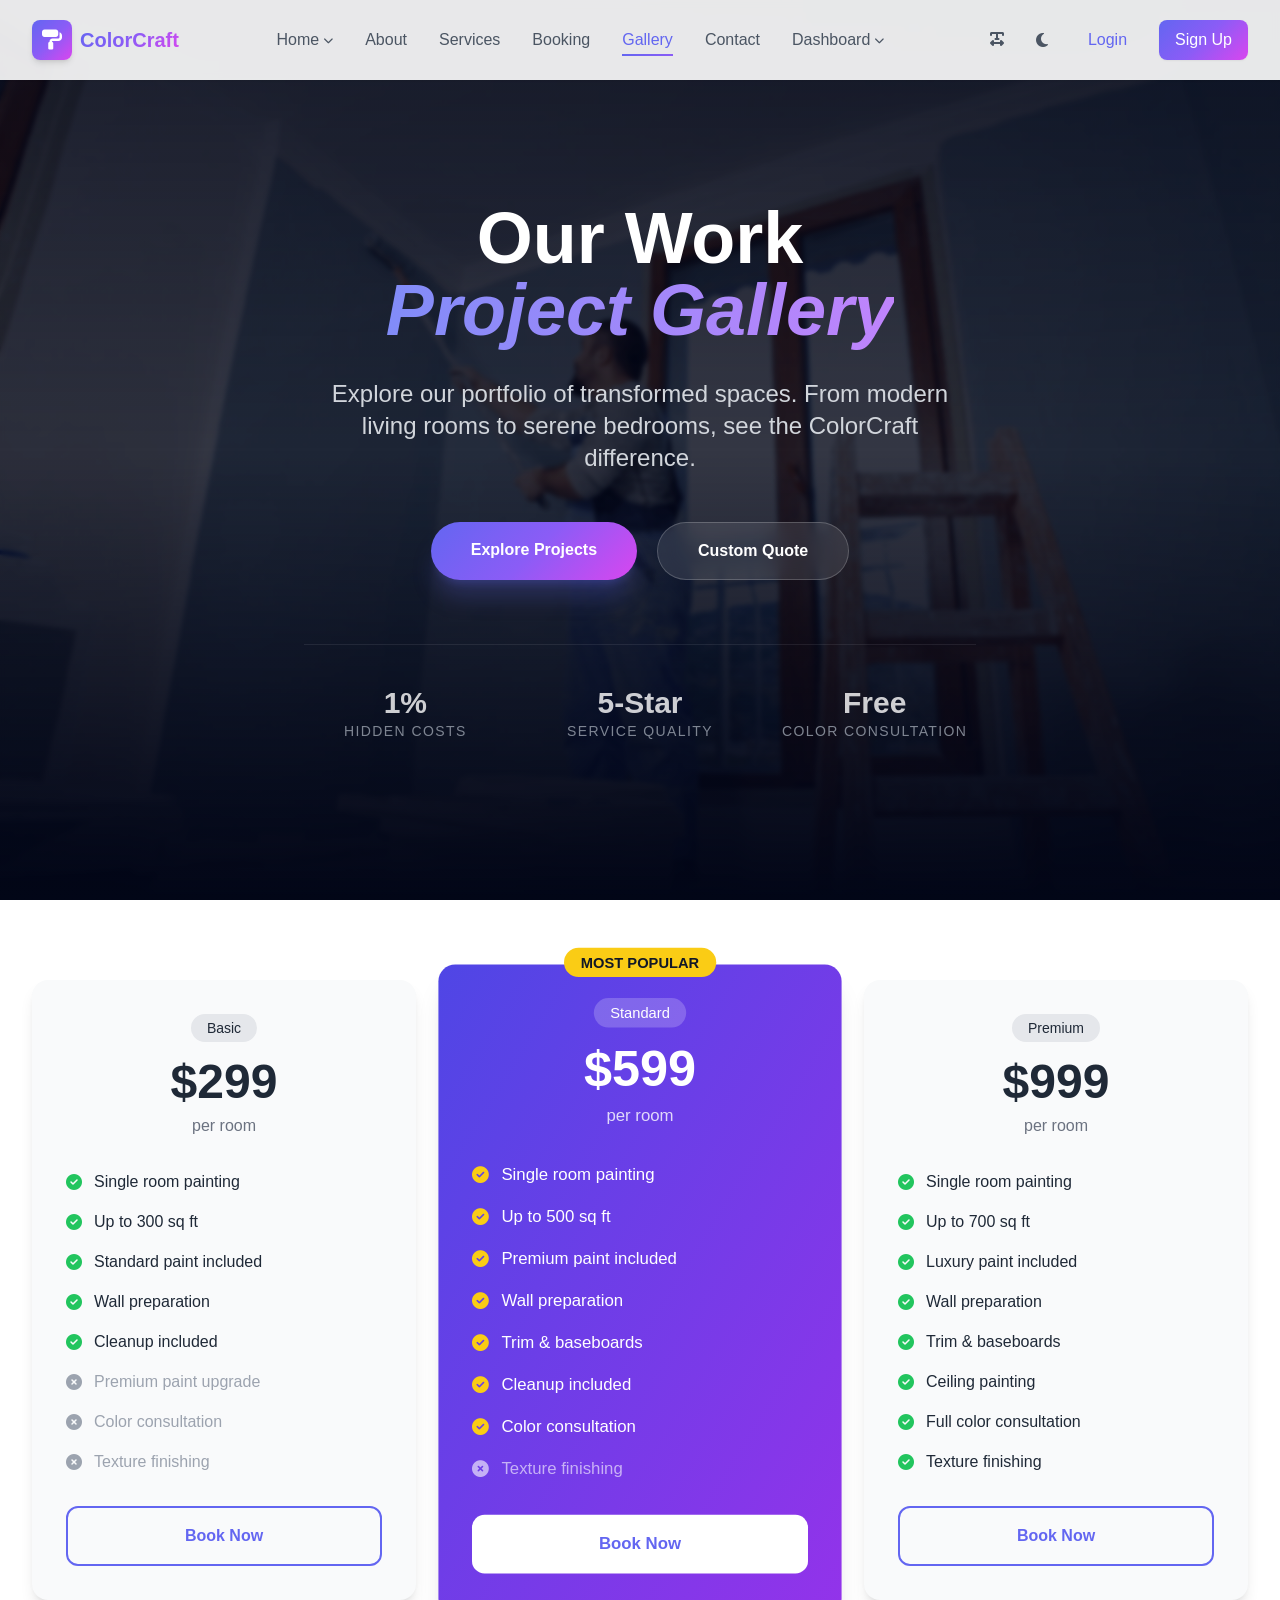
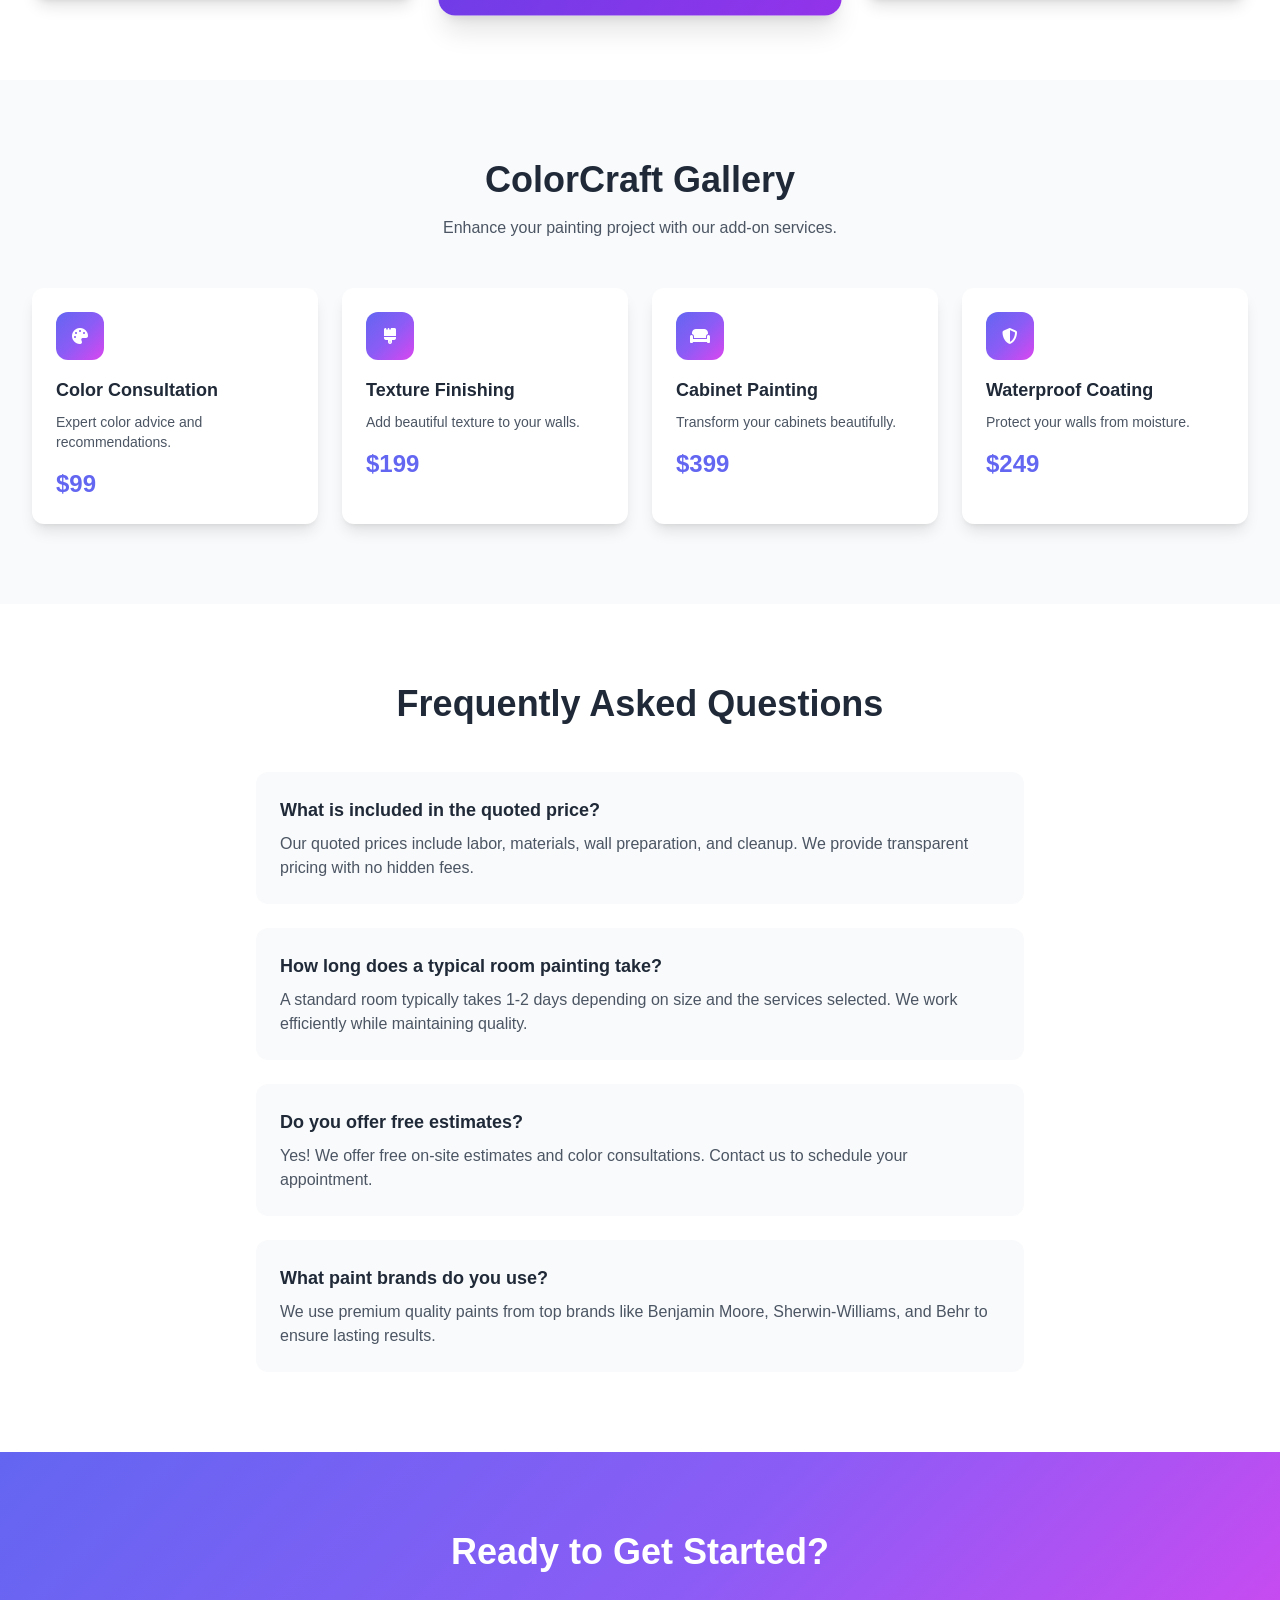
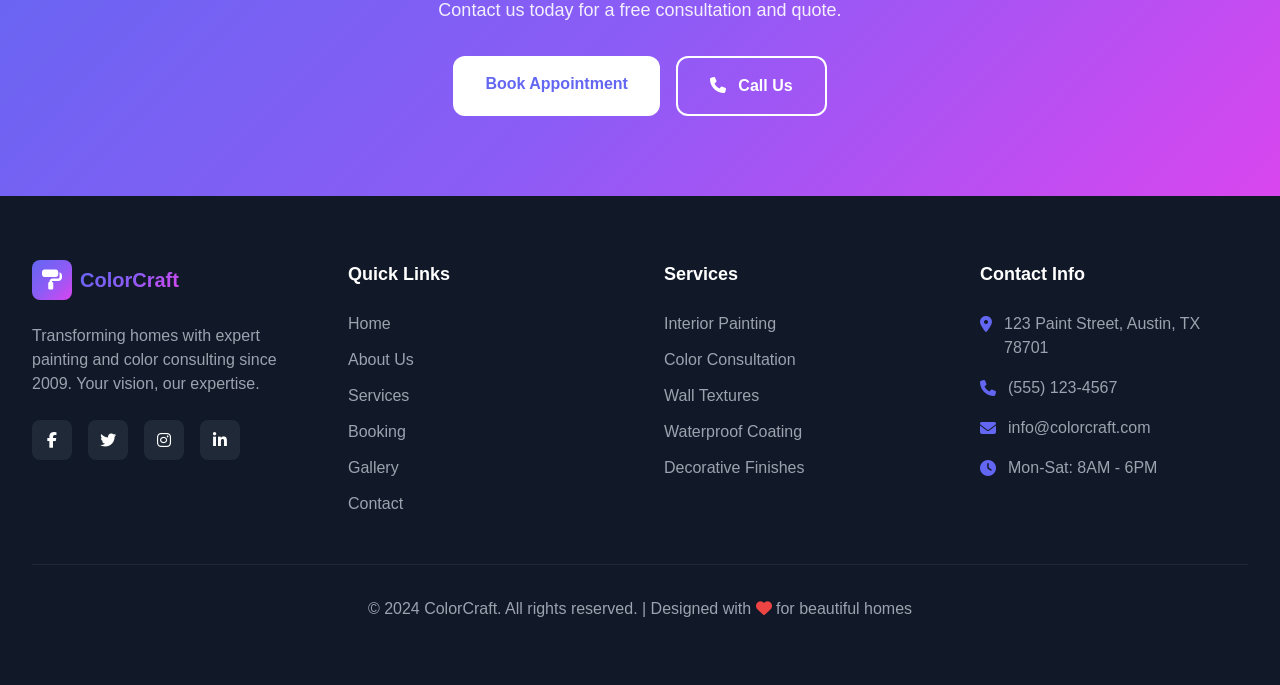
<file: gallery.html>
<!DOCTYPE html>
<html lang="en" class="scroll-smooth">

<head>
    <meta charset="UTF-8">
    <meta name="viewport" content="width=device-width, initial-scale=1.0">
    <title>ColorCraft - Gallery | Professional Painting & Color Consulting</title>
    <link rel="stylesheet" href="css/styles.css">
<link rel="icon" type="image/png" href="img/fav-icons1.png">
    <script src="tailwind.js"></script>
    <link rel="stylesheet" href="https://cdnjs.cloudflare.com/ajax/libs/font-awesome/6.4.0/css/all.min.css">
    <style>
        /* Custom CSS for active states and navbar enhancements */
        .nav-link {
            position: relative;
            transition: color 0.2s ease;
        }

        .nav-link:hover {
            color: #6366f1 !important;
        }

        .nav-link::after {
            content: '';
            position: absolute;
            bottom: -4px;
            left: 0;
            width: 0;
            height: 2px;
            background: linear-gradient(135deg, #6366f1 0%, #8b5cf6 100%);
            transition: width 0.3s ease;
        }

        .nav-link:hover::after,
        .nav-link.active-nav-link::after {
            width: 100%;
        }

        /* Active link style for desktop */
        .nav-link.active-nav-link {
            color: #6366f1 !important;
            font-weight: 500;
        }

        /* Dropdown active item styling */
        .dropdown-item.active-dropdown-item,
        .home-drop-item.active-dropdown-item,
        .dashboard-drop-item.active-dropdown-item {
            background-color: rgba(99, 102, 241, 0.1) !important;
            color: #6366f1 !important;
            font-weight: 500;
        }

        /* Mobile menu active states */
        .mobile-link-active {
            color: #6366f1 !important;
            background-color: rgba(99, 102, 241, 0.1) !important;
            border-radius: 0.5rem;
            font-weight: 500;
        }

        .group .absolute a:hover,
        .group .absolute a.active-dropdown-item,
        #mobileMenu a.block:not(.border-2):not(.gradient-bg):hover,
        #mobileMenu a.block:not(.border-2):not(.gradient-bg).mobile-link-active,
        #mobileMenu button.w-full:hover,
        #mobileMenu button.w-full.mobile-link-active {
            color: #6366f1 !important;
            background-color: rgba(99, 102, 241, 0.1) !important;
            border-radius: 0.5rem;
        }

        /* Mobile Menu Styles - Fixed Open/Close */
        .mobile-menu {
            transform: translateX(100%);
            transition: transform 0.35s cubic-bezier(0.4, 0, 0.2, 1);
            visibility: hidden;
        }
        
        .mobile-menu.open {
            transform: translateX(0);
            visibility: visible;
        }

        /* Overlay for mobile menu */
        .mobile-menu-overlay {
            position: fixed;
            inset: 0;
            background-color: rgba(0, 0, 0, 0.5);
            z-index: 55;
            opacity: 0;
            visibility: hidden;
            transition: opacity 0.3s ease, visibility 0.3s ease;
        }
        
        .mobile-menu-overlay.active {
            opacity: 1;
            visibility: visible;
        }

        /* About page specific animations */
        .about-icon {
            transition: transform 0.3s ease;
        }
        
        .about-card:hover .about-icon {
            transform: scale(1.1);
        }
        
        /* Prevent body scroll when mobile menu is open */
        body.menu-open {
            overflow: hidden;
        }

        /* Hero Section Gradient Enhancement */
        .hero-gradient {
            background: linear-gradient(135deg, #667eea 0%, #764ba2 100%);
        }
        
        /* Stats Counter Styling */
        .stat-number {
            font-size: 2.5rem;
            font-weight: 800;
            background: linear-gradient(135deg, #6366f1, #8b5cf6);
            -webkit-background-clip: text;
            background-clip: text;
            color: transparent;
        }
        
        /* Team hover effects */
        .team-card {
            transition: transform 0.3s ease, box-shadow 0.3s ease;
        }
        .team-card:hover {
            transform: translateY(-8px);
            box-shadow: 0 20px 25px -12px rgba(0, 0, 0, 0.15);
        }
    </style>
    <script>
        tailwind.config = {
            darkMode: 'class',
            theme: {
                extend: {
                    colors: {
                        primary: '#6366f1',
                        secondary: '#8b5cf6',
                    }
                }
            }
        }
    </script>
</head>

<body class="bg-gray-50 dark:bg-slate-900 text-gray-800 dark:text-gray-100">

    <!-- Navigation Bar -->
    <nav id="navbar"
        class="fixed top-0 left-0 right-0 z-50 bg-white/90 dark:bg-slate-900/90 backdrop-blur-sm transition-all duration-300 shadow-sm">
        <div class="max-w-7xl mx-auto px-4 sm:px-6 lg:px-8">
            <div class="flex items-center justify-between h-16 lg:h-20">
                <a href="index.html" class="flex items-center gap-2 hover:opacity-90 transition-opacity">
                    <div class="w-10 h-10 gradient-bg rounded-lg flex items-center justify-center shadow-md">
                        <i class="fas fa-paint-roller text-white text-xl"></i>
                    </div>
                    <span class="text-xl font-bold gradient-text">ColorCraft</span>
                </a>

                <!-- Desktop Navigation -->
                <div class="hidden lg:flex items-center lg:gap-4 xl:gap-8">
                    <!-- Home Dropdown -->
                    <div class="relative group">
                        <button id="desktopHomeBtn"
                            class="nav-link flex items-center gap-1 text-gray-600 dark:text-gray-300 hover:text-primary transition py-6">
                            Home <i class="fas fa-chevron-down text-[10px]"></i>
                        </button>
                        <div
                            class="absolute top-full left-0 w-40 bg-white dark:bg-slate-800 shadow-xl rounded-b-lg py-2 opacity-0 invisible group-hover:opacity-100 group-hover:visible transition-all duration-300 border-t-2 border-primary z-50">
                            <a href="index.html"
                                class="home-drop-item block px-4 py-2 text-sm text-gray-700 dark:text-gray-200 hover:bg-primary/10 hover:text-primary transition"
                                data-page="index">Home 1</a>
                            <a href="home2.html"
                                class="home-drop-item block px-4 py-2 text-sm text-gray-700 dark:text-gray-200 hover:bg-primary/10 hover:text-primary transition"
                                data-page="home2">Home 2</a>
                        </div>
                    </div>

                    <a href="about.html" class="nav-link text-gray-600 dark:text-gray-300 hover:text-primary transition"
                        data-page="about">About</a>
                    <a href="services.html"
                        class="nav-link text-gray-600 dark:text-gray-300 hover:text-primary transition"
                        data-page="services">Services</a>
                    <a href="booking.html"
                        class="nav-link text-gray-600 dark:text-gray-300 hover:text-primary transition"
                        data-page="booking">Booking</a>
                    <a href="gallery.html"
                        class="nav-link text-gray-600 dark:text-gray-300 hover:text-primary transition"
                        data-page="gallery">Gallery</a>
                    <a href="contact.html"
                        class="nav-link text-gray-600 dark:text-gray-300 hover:text-primary transition"
                        data-page="contact">Contact</a>

                    <!-- Dashboard Dropdown -->
                    <div class="relative group">
                        <button id="desktopDashboardBtn"
                            class="nav-link flex items-center gap-1 text-gray-600 dark:text-gray-300 hover:text-primary transition py-6">
                            Dashboard <i class="fas fa-chevron-down text-[10px]"></i>
                        </button>
                        <div
                            class="absolute top-full left-0 w-40 bg-white dark:bg-slate-800 shadow-xl rounded-b-lg py-2 opacity-0 invisible group-hover:opacity-100 group-hover:visible transition-all duration-300 border-t-2 border-primary z-50">
                            <a href="admin.html"
                                class="dashboard-drop-item block px-4 py-2 text-sm text-gray-700 dark:text-gray-200 hover:bg-primary/10 hover:text-primary transition"
                                data-page="admin">Admin</a>
                            <a href="user.html"
                                class="dashboard-drop-item block px-4 py-2 text-sm text-gray-700 dark:text-gray-200 hover:bg-primary/10 hover:text-primary transition"
                                data-page="user">User</a>
                        </div>
                    </div>
                </div>

                <!-- Desktop Right Buttons -->
                <div class="hidden lg:flex items-center lg:gap-2 xl:gap-4">
                    <button id="ltrToggle"
                        class="p-2 rounded-full hover:bg-gray-100 dark:hover:bg-slate-800 transition text-gray-600 dark:text-gray-300">
                        <i class="fas fa-text-width"></i>
                    </button>
                    <button class="darkModeBtn p-2 rounded-full hover:bg-gray-100 dark:hover:bg-slate-800 transition">
                        <i class="fas fa-sun sun-icon text-yellow-500 hidden dark:block"></i>
                        <i class="fas fa-moon moon-icon text-gray-600 block dark:hidden"></i>
                    </button>
                    <a href="login.html"
                        class="px-4 py-2 text-primary font-medium hover:bg-primary/10 rounded-lg transition">Login</a>
                    <a href="signup.html"
                        class="px-4 py-2 gradient-bg text-white font-medium rounded-lg hover:opacity-90 transition shadow-sm">Sign
                        Up</a>
                </div>

                <!-- Mobile Menu Button -->
                <button id="menuBtn" class="lg:hidden p-2 text-gray-600 dark:text-gray-300 hover:bg-gray-100 dark:hover:bg-slate-800 rounded-lg transition">
                    <i class="fas fa-bars text-2xl"></i>
                </button>
            </div>
        </div>
    </nav>

    <!-- Mobile Menu Overlay -->
    <div id="mobileMenuOverlay" class="mobile-menu-overlay"></div>

    <!-- Mobile Menu Sidebar -->
    <div id="mobileMenu"
        class="mobile-menu fixed top-0 right-0 bottom-0 w-80 max-w-[85%] z-[60] bg-white dark:bg-slate-900 shadow-2xl overflow-y-auto">
        <div class="sticky top-0 bg-white dark:bg-slate-900 z-10 p-4 flex justify-between items-center border-b dark:border-slate-700">
            <a href="index.html" class="flex items-center gap-2 hover:opacity-90 transition-opacity">
                <div class="w-10 h-10 gradient-bg rounded-lg flex items-center justify-center">
                    <i class="fas fa-paint-roller text-white text-xl"></i>
                </div>
                <span class="text-xl font-bold gradient-text">ColorCraft</span>
            </a>
            <button id="closeMenuBtn" class="p-2 hover:bg-gray-100 dark:hover:bg-slate-800 rounded-lg transition">
                <i class="fas fa-times text-2xl"></i>
            </button>
        </div>

        <div class="p-4 space-y-2 pb-8">
            <!-- Mobile Home Dropdown -->
            <div class="border-b dark:border-slate-800 pb-2">
                <button id="mobileHomeToggle"
                    class="w-full flex justify-between items-center py-3 px-4 text-gray-600 dark:text-gray-300 font-medium hover:bg-gray-100 dark:hover:bg-slate-800 rounded-lg transition">
                    Home <i class="fas fa-chevron-down text-xs transition-transform duration-200" id="homeMobileIcon"></i>
                </button>
                <div id="homeMobile" class="hidden pl-4 space-y-2 pb-2 mt-2">
                    <a href="index.html"
                        class="mobile-sub-link block py-2 px-4 text-gray-500 dark:text-gray-400 hover:text-primary hover:bg-primary/10 rounded-lg transition"
                        data-page="index">Home 1</a>
                    <a href="home2.html"
                        class="mobile-sub-link block py-2 px-4 text-gray-500 dark:text-gray-400 hover:text-primary hover:bg-primary/10 rounded-lg transition"
                        data-page="home2">Home 2</a>
                </div>
            </div>

            <a href="about.html"
                class="mobile-main-link block py-3 px-4 text-gray-600 dark:text-gray-300 font-medium border-b dark:border-slate-800 transition hover:bg-gray-100 dark:hover:bg-slate-800 rounded-lg"
                data-page="about">About</a>
            <a href="services.html"
                class="mobile-main-link block py-3 px-4 text-gray-600 dark:text-gray-300 font-medium border-b dark:border-slate-800 transition hover:bg-gray-100 dark:hover:bg-slate-800 rounded-lg"
                data-page="services">Services</a>
            <a href="booking.html"
                class="mobile-main-link block py-3 px-4 text-gray-600 dark:text-gray-300 font-medium border-b dark:border-slate-800 transition hover:bg-gray-100 dark:hover:bg-slate-800 rounded-lg"
                data-page="booking">Booking</a>
            <a href="gallery.html"
                class="mobile-main-link block py-3 px-4 text-gray-600 dark:text-gray-300 font-medium border-b dark:border-slate-800 transition hover:bg-gray-100 dark:hover:bg-slate-800 rounded-lg"
                data-page="gallery">Gallery</a>
            <a href="contact.html"
                class="mobile-main-link block py-3 px-4 text-gray-600 dark:text-gray-300 font-medium border-b dark:border-slate-800 transition hover:bg-gray-100 dark:hover:bg-slate-800 rounded-lg"
                data-page="contact">Contact</a>

            <!-- Mobile Dashboard Dropdown -->
            <div class="border-b dark:border-slate-800 pb-2">
                <button id="mobileDashboardToggle"
                    class="w-full flex justify-between items-center py-3 px-4 text-gray-600 dark:text-gray-300 font-medium hover:bg-gray-100 dark:hover:bg-slate-800 rounded-lg transition">
                    Dashboard <i class="fas fa-chevron-down text-xs transition-transform duration-200" id="dashMobileIcon"></i>
                </button>
                <div id="dashMobile" class="hidden pl-4 space-y-2 pb-2 mt-2">
                    <a href="admin.html"
                        class="mobile-sub-link block py-2 px-4 text-gray-500 dark:text-gray-400 hover:text-primary hover:bg-primary/10 rounded-lg transition"
                        data-page="admin">Admin</a>
                    <a href="user.html"
                        class="mobile-sub-link block py-2 px-4 text-gray-500 dark:text-gray-400 hover:text-primary hover:bg-primary/10 rounded-lg transition"
                        data-page="user">User</a>
                </div>
            </div>

            <div class="pt-6 space-y-4">
                <div class="flex items-center justify-around gap-4">
                    <button id="ltrToggleMobile"
                        class="flex-1 p-3 rounded-xl bg-gray-100 dark:bg-slate-800 text-gray-600 dark:text-gray-300 flex flex-col items-center gap-1 transition hover:bg-gray-200 dark:hover:bg-slate-700">
                        <i class="fas fa-text-width"></i>
                        <span class="text-[10px]">LTR/RTL</span>
                    </button>
                    <button
                        class="darkModeBtn flex-1 p-3 rounded-xl bg-gray-100 dark:bg-slate-800 text-gray-600 dark:text-gray-300 flex flex-col items-center gap-1 transition hover:bg-gray-200 dark:hover:bg-slate-700">
                        <i class="fas fa-moon dark:hidden"></i>
                        <i class="fas fa-sun hidden dark:block text-yellow-500"></i>
                        <span class="text-[10px]">Theme</span>
                    </button>
                </div>

                <a href="login.html"
                    class="block py-3 text-center text-primary font-bold rounded-lg border-2 border-primary transition hover:bg-primary/10">Login</a>
                <a href="signup.html"
                    class="block py-3 text-center gradient-bg text-white font-bold rounded-lg shadow-md transition hover:opacity-90">Sign
                    Up</a>
            </div>
        </div>
    </div>

  


    <script>
        // ========================
        // 1. DARK MODE LOGIC
        // ========================
        const darkModeButtons = document.querySelectorAll('.darkModeBtn');
        if (localStorage.theme === 'dark' || (!('theme' in localStorage) && window.matchMedia('(prefers-color-scheme: dark)').matches)) {
            document.documentElement.classList.add('dark');
        } else {
            document.documentElement.classList.remove('dark');
        }
        darkModeButtons.forEach(btn => {
            btn.addEventListener('click', () => {
                if (document.documentElement.classList.contains('dark')) {
                    document.documentElement.classList.remove('dark');
                    localStorage.theme = 'light';
                } else {
                    document.documentElement.classList.add('dark');
                    localStorage.theme = 'dark';
                }
            });
        });

        // ========================
        // 2. MOBILE MENU CONTROLS - FIXED OPEN/CLOSE
        // ========================
        const menuBtn = document.getElementById('menuBtn');
        const closeMenuBtn = document.getElementById('closeMenuBtn');
        const mobileMenu = document.getElementById('mobileMenu');
        const overlay = document.getElementById('mobileMenuOverlay');
        const body = document.body;

        function openMobileMenu() {
            if (mobileMenu) {
                mobileMenu.classList.add('open');
                if (overlay) overlay.classList.add('active');
                body.classList.add('menu-open');
            }
        }

        function closeMobileMenu() {
            if (mobileMenu) {
                mobileMenu.classList.remove('open');
                if (overlay) overlay.classList.remove('active');
                body.classList.remove('menu-open');
            }
        }

        if (menuBtn) {
            menuBtn.addEventListener('click', openMobileMenu);
        }
        if (closeMenuBtn) {
            closeMenuBtn.addEventListener('click', closeMobileMenu);
        }
        if (overlay) {
            overlay.addEventListener('click', closeMobileMenu);
        }

        document.addEventListener('keydown', (e) => {
            if (e.key === 'Escape' && mobileMenu && mobileMenu.classList.contains('open')) {
                closeMobileMenu();
            }
        });

        function toggleMobileDropdown(id, iconId) {
            const element = document.getElementById(id);
            const icon = document.getElementById(iconId);
            if (element && icon) {
                element.classList.toggle('hidden');
                icon.classList.toggle('rotate-180');
            }
        }
        
        const homeToggle = document.getElementById('mobileHomeToggle');
        const dashToggle = document.getElementById('mobileDashboardToggle');
        if (homeToggle) {
            homeToggle.addEventListener('click', () => toggleMobileDropdown('homeMobile', 'homeMobileIcon'));
        }
        if (dashToggle) {
            dashToggle.addEventListener('click', () => toggleMobileDropdown('dashMobile', 'dashMobileIcon'));
        }

        const allMobileLinks = document.querySelectorAll('.mobile-main-link, .mobile-sub-link, #mobileMenu a.block, #mobileMenu a[href]');
        allMobileLinks.forEach(link => {
            link.addEventListener('click', (e) => {
                if (link.getAttribute('href') && !link.classList.contains('border-2')) {
                    setTimeout(() => {
                        closeMobileMenu();
                    }, 150);
                }
            });
        });

        // ========================
        // 3. LTR/RTL LOGIC
        // ========================
        const ltrToggle = document.getElementById('ltrToggle');
        const ltrToggleMobile = document.getElementById('ltrToggleMobile');
        const setDirection = (btn) => {
            if (btn) {
                btn.addEventListener('click', () => {
                    const isRTL = document.documentElement.dir === 'rtl';
                    document.documentElement.dir = isRTL ? 'ltr' : 'rtl';
                });
            }
        };
        setDirection(ltrToggle);
        setDirection(ltrToggleMobile);

        // ========================
        // 4. ACTIVE PAGE HIGHLIGHT - UPDATED: Make PRICING active (remove Booking active)
        // ========================
        function getCurrentPageId() {
            const path = window.location.pathname;
            const filename = path.split('/').pop() || 'about.html';
            const page = filename.split('?')[0].split('#')[0];
            if (page === '' || page === 'index.html') return 'index';
            if (page === 'home2.html') return 'home2';
            if (page === 'about.html') return 'about';
            if (page === 'services.html') return 'services';
            if (page === 'booking.html') return 'booking';
            if (page === 'gallery.html') return 'gallery';
            if (page === 'contact.html') return 'contact';
            if (page === 'admin.html') return 'admin';
            if (page === 'user.html') return 'user';
            return 'about';
        }

        function clearAllActiveStates() {
            document.querySelectorAll('.nav-link').forEach(link => link.classList.remove('active-nav-link'));
            document.querySelectorAll('.home-drop-item, .dashboard-drop-item').forEach(item => item.classList.remove('active-dropdown-item'));
            document.querySelectorAll('.mobile-main-link').forEach(link => link.classList.remove('mobile-link-active'));
            document.querySelectorAll('.mobile-sub-link').forEach(link => link.classList.remove('mobile-link-active'));
            const desktopHomeBtn = document.getElementById('desktopHomeBtn');
            const desktopDashBtn = document.getElementById('desktopDashboardBtn');
            if (desktopHomeBtn) desktopHomeBtn.classList.remove('active-nav-link');
            if (desktopDashBtn) desktopDashBtn.classList.remove('active-nav-link');
        }

        function applyActiveHighlight() {
            const currentPage = getCurrentPageId();
            
            // UPDATED: For about.html, we want to activate PRICING instead of Booking/About
            if (currentPage === 'about') {
                // Activate PRICING link (desktop)
                const pricingDesktop = document.querySelector('.nav-link[data-page="pricing"]');
                if (pricingDesktop) pricingDesktop.classList.add('active-nav-link');
                // Mobile: activate PRICING
                const pricingMobile = document.querySelector('.mobile-main-link[data-page="pricing"]');
                if (pricingMobile) pricingMobile.classList.add('mobile-link-active');
                // Remove any active state from Booking, Services, About links
                const bookingDesktop = document.querySelector('.nav-link[data-page="booking"]');
                if (bookingDesktop) bookingDesktop.classList.remove('active-nav-link');
                const servicesDesktop = document.querySelector('.nav-link[data-page="services"]');
                if (servicesDesktop) servicesDesktop.classList.remove('active-nav-link');
                const aboutDesktop = document.querySelector('.nav-link[data-page="about"]');
                if (aboutDesktop) aboutDesktop.classList.remove('active-nav-link');
                const aboutMobile = document.querySelector('.mobile-main-link[data-page="about"]');
                if (aboutMobile) aboutMobile.classList.remove('mobile-link-active');
                const servicesMobile = document.querySelector('.mobile-main-link[data-page="services"]');
                if (servicesMobile) servicesMobile.classList.remove('mobile-link-active');
                const bookingMobile = document.querySelector('.mobile-main-link[data-page="booking"]');
                if (bookingMobile) bookingMobile.classList.remove('mobile-link-active');
                // Also ensure Home dropdown is not active
                const homeBtn = document.getElementById('desktopHomeBtn');
                if (homeBtn) homeBtn.classList.remove('active-nav-link');
            }
            else if (currentPage === 'index' || currentPage === 'home2') {
                const homeBtn = document.getElementById('desktopHomeBtn');
                if (homeBtn) homeBtn.classList.add('active-nav-link');
                const activeHomeChild = document.querySelector(`.home-drop-item[data-page="${currentPage}"]`);
                if (activeHomeChild) activeHomeChild.classList.add('active-dropdown-item');
                const mobileSubHome = document.querySelector(`.mobile-sub-link[data-page="${currentPage}"]`);
                if (mobileSubHome) mobileSubHome.classList.add('mobile-link-active');
            }
            else if (currentPage === 'admin' || currentPage === 'user') {
                const dashBtn = document.getElementById('desktopDashboardBtn');
                if (dashBtn) dashBtn.classList.add('active-nav-link');
                const activeDashChild = document.querySelector(`.dashboard-drop-item[data-page="${currentPage}"]`);
                if (activeDashChild) activeDashChild.classList.add('active-dropdown-item');
                const mobileSubDash = document.querySelector(`.mobile-sub-link[data-page="${currentPage}"]`);
                if (mobileSubDash) mobileSubDash.classList.add('mobile-link-active');
            }
            else {
                const desktopLink = document.querySelector(`.nav-link[data-page="${currentPage}"]`);
                if (desktopLink) desktopLink.classList.add('active-nav-link');
                const mobileLink = document.querySelector(`.mobile-main-link[data-page="${currentPage}"]`);
                if (mobileLink) mobileLink.classList.add('mobile-link-active');
            }
        }

        function addDataAttributes() {
            document.querySelectorAll('.nav-link[href="about.html"]').forEach(el => el.setAttribute('data-page', 'about'));
            document.querySelectorAll('.nav-link[href="services.html"]').forEach(el => el.setAttribute('data-page', 'services'));
            document.querySelectorAll('.nav-link[href="booking.html"]').forEach(el => el.setAttribute('data-page', 'booking'));
            document.querySelectorAll('.nav-link[href="gallery.html"]').forEach(el => el.setAttribute('data-page', 'gallery'));
            document.querySelectorAll('.nav-link[href="contact.html"]').forEach(el => el.setAttribute('data-page', 'contact'));
            document.querySelectorAll('.mobile-main-link[href="about.html"]').forEach(el => el.setAttribute('data-page', 'about'));
            document.querySelectorAll('.mobile-main-link[href="services.html"]').forEach(el => el.setAttribute('data-page', 'services'));
            document.querySelectorAll('.mobile-main-link[href="booking.html"]').forEach(el => el.setAttribute('data-page', 'booking'));
            document.querySelectorAll('.mobile-main-link[href="gallery.html"]').forEach(el => el.setAttribute('data-page', 'gallery'));
            document.querySelectorAll('.mobile-main-link[href="contact.html"]').forEach(el => el.setAttribute('data-page', 'contact'));
        }

        window.addEventListener('popstate', () => {
            clearAllActiveStates();
            applyActiveHighlight();
        });

        document.addEventListener('DOMContentLoaded', () => {
            addDataAttributes();
            clearAllActiveStates();
            applyActiveHighlight();
        });
    </script>

</body>

</html>

    

    <section class="relative min-h-screen flex items-center justify-center overflow-hidden bg-slate-950">
    
    <div class="absolute inset-0 z-0">
        <img src="img/pricing1.png" 
             alt="Luxury Interior" 
             class="w-full h-full object-cover opacity-50">
        <div class="absolute inset-0 bg-slate-950/60 backdrop-blur-[2px]"></div>
        <div class="absolute inset-0 bg-gradient-to-t from-slate-950 via-transparent to-slate-950/50"></div>
    </div>

    <div class="relative z-10 max-w-7xl mx-auto px-4 sm:px-6 lg:px-8 text-center">
        <div class="max-w-4xl mx-auto">
            
            <span class="inline-block px-4 py-1.5 mb-6 text-sm font-bold tracking-[0.2em] text-indigo-400 ">
            
            </span>
            
            <h1 class="text-5xl md:text-7xl font-extrabold text-white mb-8 leading-tight">
                Our Work <br>
                <span class="text-transparent bg-clip-text bg-gradient-to-r from-indigo-400 to-purple-400 italic">
                    Project Gallery
                </span>
            </h1>
            
            <p class="text-xl md:text-2xl text-gray-300 mb-12 max-w-2xl mx-auto leading-relaxed font-light">
                Explore our portfolio of transformed spaces. From modern living rooms to serene bedrooms, see the ColorCraft difference.
            </p>

            <div class="flex flex-col sm:flex-row gap-5 justify-center mb-16">
                <a href="#plans" class="px-10 py-4 gradient-bg hover:bg-indigo-700 text-white font-bold rounded-full transition-all transform hover:scale-105 shadow-xl shadow-indigo-500/25">
                    Explore Projects
                </a>
                <a href="#contact" class="px-10 py-4 bg-white/10 hover:bg-white/20 text-white font-bold rounded-full backdrop-blur-md border border-white/20 transition-all">
                    Custom Quote
                </a>
            </div>

            <div class="grid grid-cols-2 md:grid-cols-3 gap-8 pt-10 border-t border-white/10 opacity-80">
                <div>
                    <p class="text-3xl font-bold text-white">1%</p>
                    <p class="text-sm text-gray-400 uppercase tracking-widest">Hidden Costs</p>
                </div>
                <div>
                    <p class="text-3xl font-bold text-white">5-Star</p>
                    <p class="text-sm text-gray-400 uppercase tracking-widest">Service Quality</p>
                </div>
                <div class="hidden md:block">
                    <p class="text-3xl font-bold text-white">Free</p>
                    <p class="text-sm text-gray-400 uppercase tracking-widest">Color Consultation</p>
                </div>
            </div>
        </div>
    </div>

    
</section>

    <section class="py-20 bg-white dark:bg-slate-800">
        <div class="max-w-7xl mx-auto px-4 sm:px-6 lg:px-8">
            <div class="grid md:grid-cols-3 gap-8">
                <div class="bg-gray-50 dark:bg-slate-700 rounded-2xl p-8 shadow-lg hover:shadow-xl transition border-2 border-transparent hover:border-primary/20">
                    <div class="text-center mb-8">
                        <span class="inline-block px-4 py-1 bg-gray-200 dark:bg-slate-600 rounded-full text-sm font-medium mb-4">Basic</span>
                        <div class="text-5xl font-bold mb-2">$299</div>
                        <p class="text-gray-500 dark:text-gray-400">per room</p>
                    </div>
                    <ul class="space-y-4 mb-8">
                        <li class="flex items-center gap-3">
                            <i class="fas fa-check-circle text-green-500"></i>
                            <span>Single room painting</span>
                        </li>
                        <li class="flex items-center gap-3">
                            <i class="fas fa-check-circle text-green-500"></i>
                            <span>Up to 300 sq ft</span>
                        </li>
                        <li class="flex items-center gap-3">
                            <i class="fas fa-check-circle text-green-500"></i>
                            <span>Standard paint included</span>
                        </li>
                        <li class="flex items-center gap-3">
                            <i class="fas fa-check-circle text-green-500"></i>
                            <span>Wall preparation</span>
                        </li>
                        <li class="flex items-center gap-3">
                            <i class="fas fa-check-circle text-green-500"></i>
                            <span>Cleanup included</span>
                        </li>
                        <li class="flex items-center gap-3 text-gray-400">
                            <i class="fas fa-times-circle"></i>
                            <span>Premium paint upgrade</span>
                        </li>
                        <li class="flex items-center gap-3 text-gray-400">
                            <i class="fas fa-times-circle"></i>
                            <span>Color consultation</span>
                        </li>
                        <li class="flex items-center gap-3 text-gray-400">
                            <i class="fas fa-times-circle"></i>
                            <span>Texture finishing</span>
                        </li>
                    </ul>
                    <a href="booking.html" class="block w-full py-4 text-center border-2 border-primary text-primary font-bold rounded-xl hover:bg-primary hover:text-white transition">
                        Book Now
                    </a>
                </div>

                <div class="bg-gradient-to-br from-indigo-600 to-purple-600 rounded-2xl p-8 shadow-xl relative transform scale-105">
                    <div class="absolute -top-4 left-1/2 transform -translate-x-1/2 px-4 py-1 bg-yellow-400 text-gray-900 text-sm font-bold rounded-full">
                        MOST POPULAR
                    </div>
                    <div class="text-center mb-8 text-white">
                        <span class="inline-block px-4 py-1 bg-white/20 rounded-full text-sm font-medium mb-4">Standard</span>
                        <div class="text-5xl font-bold mb-2">$599</div>
                        <p class="text-white/80">per room</p>
                    </div>
                    <ul class="space-y-4 mb-8 text-white">
                        <li class="flex items-center gap-3">
                            <i class="fas fa-check-circle text-yellow-400"></i>
                            <span>Single room painting</span>
                        </li>
                        <li class="flex items-center gap-3">
                            <i class="fas fa-check-circle text-yellow-400"></i>
                            <span>Up to 500 sq ft</span>
                        </li>
                        <li class="flex items-center gap-3">
                            <i class="fas fa-check-circle text-yellow-400"></i>
                            <span>Premium paint included</span>
                        </li>
                        <li class="flex items-center gap-3">
                            <i class="fas fa-check-circle text-yellow-400"></i>
                            <span>Wall preparation</span>
                        </li>
                        <li class="flex items-center gap-3">
                            <i class="fas fa-check-circle text-yellow-400"></i>
                            <span>Trim & baseboards</span>
                        </li>
                        <li class="flex items-center gap-3">
                            <i class="fas fa-check-circle text-yellow-400"></i>
                            <span>Cleanup included</span>
                        </li>
                        <li class="flex items-center gap-3">
                            <i class="fas fa-check-circle text-yellow-400"></i>
                            <span>Color consultation</span>
                        </li>
                        <li class="flex items-center gap-3 text-white/60">
                            <i class="fas fa-times-circle"></i>
                            <span>Texture finishing</span>
                        </li>
                    </ul>
                    <a href="booking.html" class="block w-full py-4 text-center bg-white text-primary font-bold rounded-xl hover:bg-gray-100 transition">
                        Book Now
                    </a>
                </div>

                <div class="bg-gray-50 dark:bg-slate-700 rounded-2xl p-8 shadow-lg hover:shadow-xl transition border-2 border-transparent hover:border-primary/20">
                    <div class="text-center mb-8">
                        <span class="inline-block px-4 py-1 bg-gray-200 dark:bg-slate-600 rounded-full text-sm font-medium mb-4">Premium</span>
                        <div class="text-5xl font-bold mb-2">$999</div>
                        <p class="text-gray-500 dark:text-gray-400">per room</p>
                    </div>
                    <ul class="space-y-4 mb-8">
                        <li class="flex items-center gap-3">
                            <i class="fas fa-check-circle text-green-500"></i>
                            <span>Single room painting</span>
                        </li>
                        <li class="flex items-center gap-3">
                            <i class="fas fa-check-circle text-green-500"></i>
                            <span>Up to 700 sq ft</span>
                        </li>
                        <li class="flex items-center gap-3">
                            <i class="fas fa-check-circle text-green-500"></i>
                            <span>Luxury paint included</span>
                        </li>
                        <li class="flex items-center gap-3">
                            <i class="fas fa-check-circle text-green-500"></i>
                            <span>Wall preparation</span>
                        </li>
                        <li class="flex items-center gap-3">
                            <i class="fas fa-check-circle text-green-500"></i>
                            <span>Trim & baseboards</span>
                        </li>
                        <li class="flex items-center gap-3">
                            <i class="fas fa-check-circle text-green-500"></i>
                            <span>Ceiling painting</span>
                        </li>
                        <li class="flex items-center gap-3">
                            <i class="fas fa-check-circle text-green-500"></i>
                            <span>Full color consultation</span>
                        </li>
                        <li class="flex items-center gap-3">
                            <i class="fas fa-check-circle text-green-500"></i>
                            <span>Texture finishing</span>
                        </li>
                    </ul>
                    <a href="booking.html" class="block w-full py-4 text-center border-2 border-primary text-primary font-bold rounded-xl hover:bg-primary hover:text-white transition">
                        Book Now
                    </a>
                </div>
            </div>
        </div>
    </section>

    <section class="py-20 bg-gray-50 dark:bg-slate-900">
        <div class="max-w-7xl mx-auto px-4 sm:px-6 lg:px-8">
            <div class="text-center mb-12">
                <h2 class="text-3xl md:text-4xl font-bold mb-4">ColorCraft Gallery</h2>
                <p class="text-gray-600 dark:text-gray-300 max-w-2xl mx-auto">Enhance your painting project with our add-on services.</p>
            </div>
            <div class="grid md:grid-cols-2 lg:grid-cols-4 gap-6">
                <div class="bg-white dark:bg-slate-800 rounded-xl p-6 shadow-lg">
                    <div class="w-12 h-12 gradient-bg rounded-xl flex items-center justify-center mb-4">
                        <i class="fas fa-palette text-white"></i>
                    </div>
                    <h3 class="font-bold text-lg mb-2">Color Consultation</h3>
                    <p class="text-gray-600 dark:text-gray-300 text-sm mb-4">Expert color advice and recommendations.</p>
                    <div class="text-2xl font-bold text-primary">$99</div>
                </div>
                <div class="bg-white dark:bg-slate-800 rounded-xl p-6 shadow-lg">
                    <div class="w-12 h-12 gradient-bg rounded-xl flex items-center justify-center mb-4">
                        <i class="fas fa-brush text-white"></i>
                    </div>
                    <h3 class="font-bold text-lg mb-2">Texture Finishing</h3>
                    <p class="text-gray-600 dark:text-gray-300 text-sm mb-4">Add beautiful texture to your walls.</p>
                    <div class="text-2xl font-bold text-primary">$199</div>
                </div>
                <div class="bg-white dark:bg-slate-800 rounded-xl p-6 shadow-lg">
                    <div class="w-12 h-12 gradient-bg rounded-xl flex items-center justify-center mb-4">
                        <i class="fas fa-couch text-white"></i>
                    </div>
                    <h3 class="font-bold text-lg mb-2">Cabinet Painting</h3>
                    <p class="text-gray-600 dark:text-gray-300 text-sm mb-4">Transform your cabinets beautifully.</p>
                    <div class="text-2xl font-bold text-primary">$399</div>
                </div>
                <div class="bg-white dark:bg-slate-800 rounded-xl p-6 shadow-lg">
                    <div class="w-12 h-12 gradient-bg rounded-xl flex items-center justify-center mb-4">
                        <i class="fas fa-shield-alt text-white"></i>
                    </div>
                    <h3 class="font-bold text-lg mb-2">Waterproof Coating</h3>
                    <p class="text-gray-600 dark:text-gray-300 text-sm mb-4">Protect your walls from moisture.</p>
                    <div class="text-2xl font-bold text-primary">$249</div>
                </div>
            </div>
        </div>
    </section>

    <section class="py-20 bg-white dark:bg-slate-800">
        <div class="max-w-7xl mx-auto px-4 sm:px-6 lg:px-8">
            <div class="text-center mb-12">
                <h2 class="text-3xl md:text-4xl font-bold mb-4">Frequently Asked Questions</h2>
            </div>
            <div class="max-w-3xl mx-auto space-y-6">
                <div class="bg-gray-50 dark:bg-slate-700 rounded-xl p-6">
                    <h3 class="font-bold text-lg mb-2">What is included in the quoted price?</h3>
                    <p class="text-gray-600 dark:text-gray-300">Our quoted prices include labor, materials, wall preparation, and cleanup. We provide transparent pricing with no hidden fees.</p>
                </div>
                <div class="bg-gray-50 dark:bg-slate-700 rounded-xl p-6">
                    <h3 class="font-bold text-lg mb-2">How long does a typical room painting take?</h3>
                    <p class="text-gray-600 dark:text-gray-300">A standard room typically takes 1-2 days depending on size and the services selected. We work efficiently while maintaining quality.</p>
                </div>
                <div class="bg-gray-50 dark:bg-slate-700 rounded-xl p-6">
                    <h3 class="font-bold text-lg mb-2">Do you offer free estimates?</h3>
                    <p class="text-gray-600 dark:text-gray-300">Yes! We offer free on-site estimates and color consultations. Contact us to schedule your appointment.</p>
                </div>
                <div class="bg-gray-50 dark:bg-slate-700 rounded-xl p-6">
                    <h3 class="font-bold text-lg mb-2">What paint brands do you use?</h3>
                    <p class="text-gray-600 dark:text-gray-300">We use premium quality paints from top brands like Benjamin Moore, Sherwin-Williams, and Behr to ensure lasting results.</p>
                </div>
            </div>
        </div>
    </section>

    <section class="py-20 gradient-bg">
        <div class="max-w-4xl mx-auto px-4 sm:px-6 lg:px-8 text-center">
            <h2 class="text-3xl md:text-4xl font-bold text-white mb-6">Ready to Get Started?</h2>
            <p class="text-lg text-white/90 mb-8">Contact us today for a free consultation and quote.</p>
            <div class="flex flex-wrap justify-center gap-4">
                <a href="booking.html" class="px-8 py-4 bg-white text-primary font-bold rounded-xl hover:bg-gray-100 transition">
                    Book Appointment
                </a>
                <a href="contact.html" class="px-8 py-4 border-2 border-white text-white font-bold rounded-xl hover:bg-white/10 transition">
                    <i class="fas fa-phone mr-2"></i> Call Us
                </a>
            </div>
        </div>
    </section>

    <footer class="bg-gray-900 text-white py-16">
        <div class="max-w-7xl mx-auto px-4 sm:px-6 lg:px-8">
            <div class="grid md:grid-cols-2 lg:grid-cols-4 gap-12 mb-12">
                <div>
                    <a href="index.html" class="flex items-center gap-2 mb-6 hover:opacity-90 transition-opacity">
                <div class="w-10 h-10 gradient-bg rounded-lg flex items-center justify-center">
                    <i class="fas fa-paint-roller text-white text-xl"></i>
                </div>
                <span class="text-xl font-bold gradient-text">ColorCraft</span>
            </a>
                    <p class="text-gray-400 mb-6">Transforming homes with expert painting and color consulting since 2009. Your vision, our expertise.</p>
                    <div class="flex gap-4">
                        <a href="#" class="w-10 h-10 bg-gray-800 rounded-lg flex items-center justify-center hover:bg-primary transition">
                            <i class="fab fa-facebook-f"></i>
                        </a>
                        <a href="#" class="w-10 h-10 bg-gray-800 rounded-lg flex items-center justify-center hover:bg-primary transition">
                            <i class="fab fa-twitter"></i>
                        </a>
                        <a href="#" class="w-10 h-10 bg-gray-800 rounded-lg flex items-center justify-center hover:bg-primary transition">
                            <i class="fab fa-instagram"></i>
                        </a>
                        <a href="#" class="w-10 h-10 bg-gray-800 rounded-lg flex items-center justify-center hover:bg-primary transition">
                            <i class="fab fa-linkedin-in"></i>
                        </a>
                    </div>
                </div>
                <div>
                    <h3 class="font-bold text-lg mb-6">Quick Links</h3>
                    <ul class="space-y-3">
                        <li><a href="index.html" class="text-gray-400 hover:text-white transition">Home</a></li>
                        
                        <li><a href="about.html" class="text-gray-400 hover:text-white transition">About Us</a></li>
                        <li><a href="services.html" class="text-gray-400 hover:text-white transition">Services</a></li>
                        <li><a href="booking.html" class="text-gray-400 hover:text-white transition">Booking</a></li>
                        <li><a href="gallery.html" class="text-gray-400 hover:text-white transition">Gallery</a></li>
                        <li><a href="contact.html" class="text-gray-400 hover:text-white transition">Contact</a></li>
                    </ul>
                </div>
                <div>
                    <h3 class="font-bold text-lg mb-6">Services</h3>
                    <ul class="space-y-3">
                        <li><a href="services.html" class="text-gray-400 hover:text-white transition">Interior Painting</a></li>
                        <li><a href="services.html" class="text-gray-400 hover:text-white transition">Color Consultation</a></li>
                        <li><a href="services.html" class="text-gray-400 hover:text-white transition">Wall Textures</a></li>
                        <li><a href="services.html" class="text-gray-400 hover:text-white transition">Waterproof Coating</a></li>
                        <li><a href="services.html" class="text-gray-400 hover:text-white transition">Decorative Finishes</a></li>
                    </ul>
                </div>
                <div>
                    <h3 class="font-bold text-lg mb-6">Contact Info</h3>
                    <ul class="space-y-4">
                        <li class="flex items-start gap-3">
                            <i class="fas fa-map-marker-alt text-primary mt-1"></i>
                            <span class="text-gray-400">123 Paint Street, Austin, TX 78701</span>
                        </li>
                        <li class="flex items-center gap-3">
                            <i class="fas fa-phone text-primary"></i>
                            <span class="text-gray-400">(555) 123-4567</span>
                        </li>
                        <li class="flex items-center gap-3">
                            <i class="fas fa-envelope text-primary"></i>
                            <span class="text-gray-400">info@colorcraft.com</span>
                        </li>
                        <li class="flex items-center gap-3">
                            <i class="fas fa-clock text-primary"></i>
                            <span class="text-gray-400">Mon-Sat: 8AM - 6PM</span>
                        </li>
                    </ul>
                </div>
            </div>
            <div class="border-t border-gray-800 pt-8 text-center">
                <p class="text-gray-400">&copy; 2024 ColorCraft. All rights reserved. | Designed with <i class="fas fa-heart text-red-500"></i> for beautiful homes</p>
            </div>
        </div>
    </footer>

    <script src="js/main.js"></script>
</body>
</html>
</file>
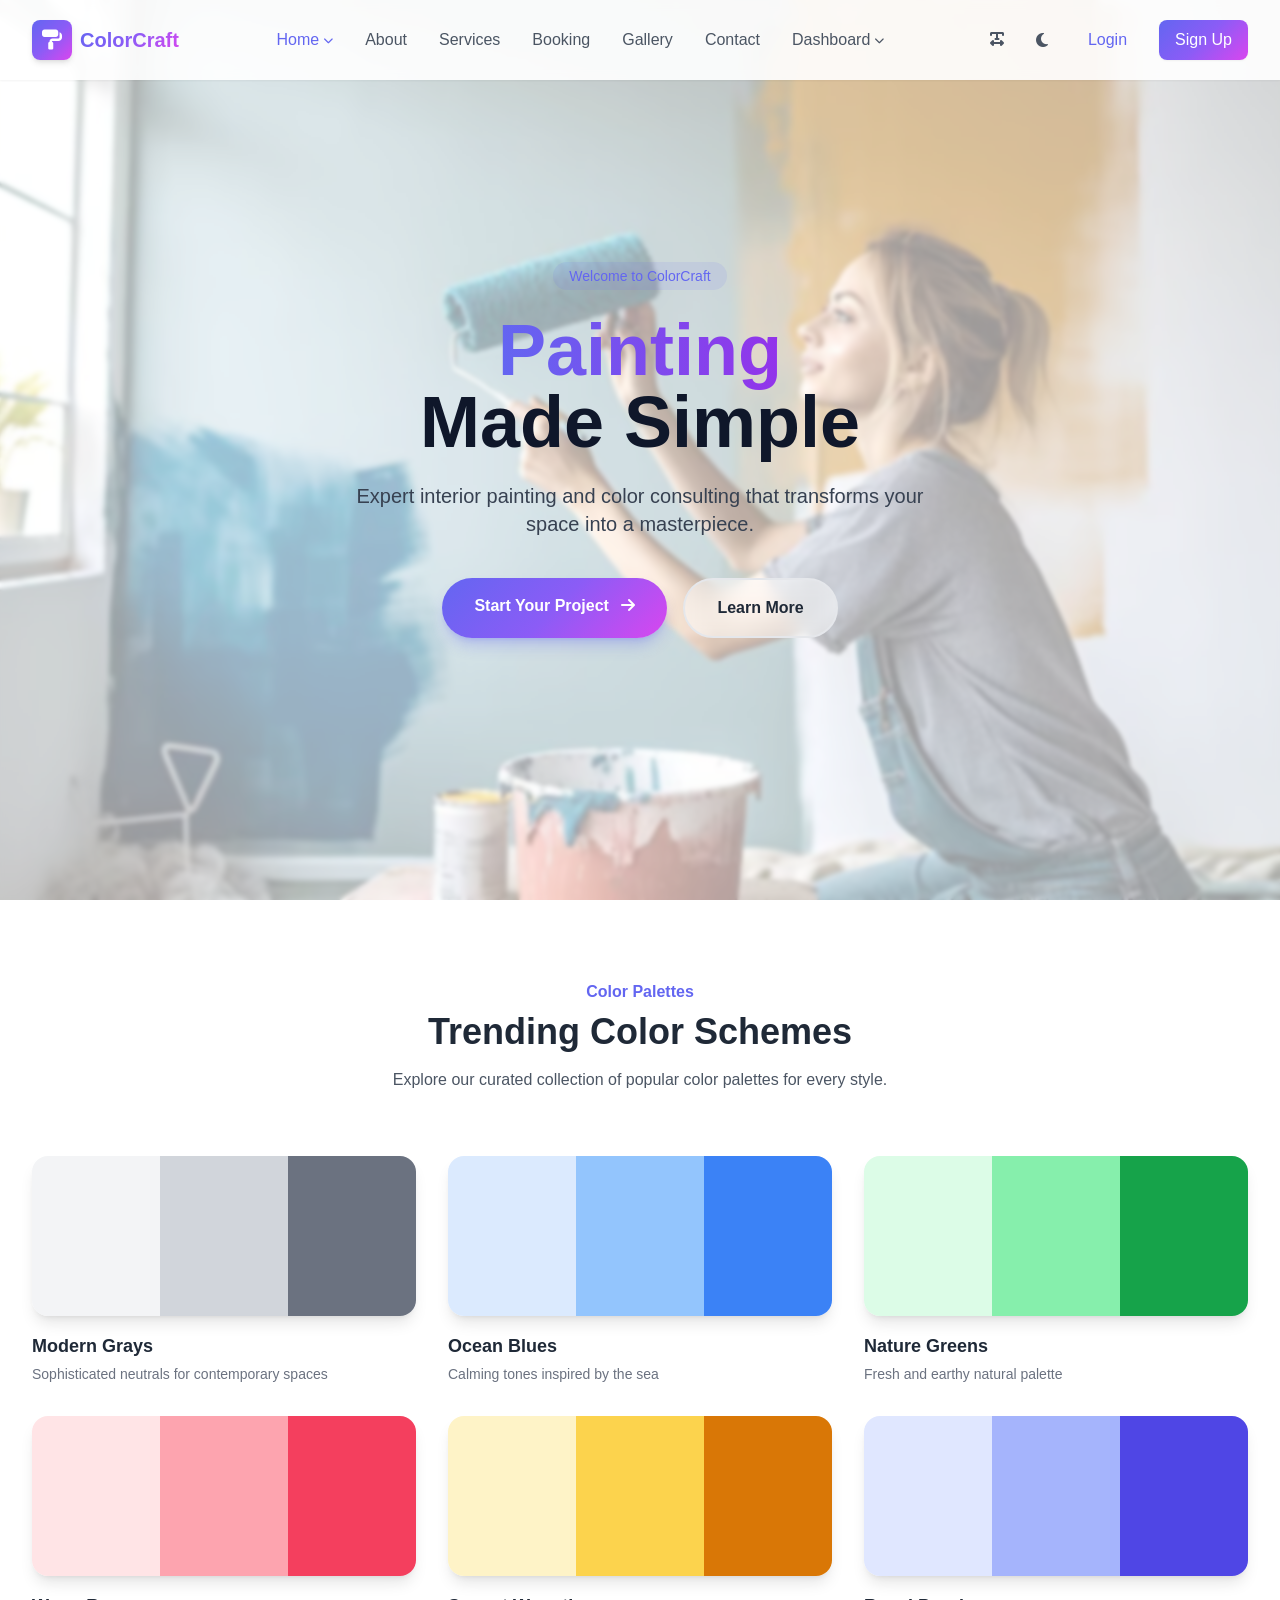
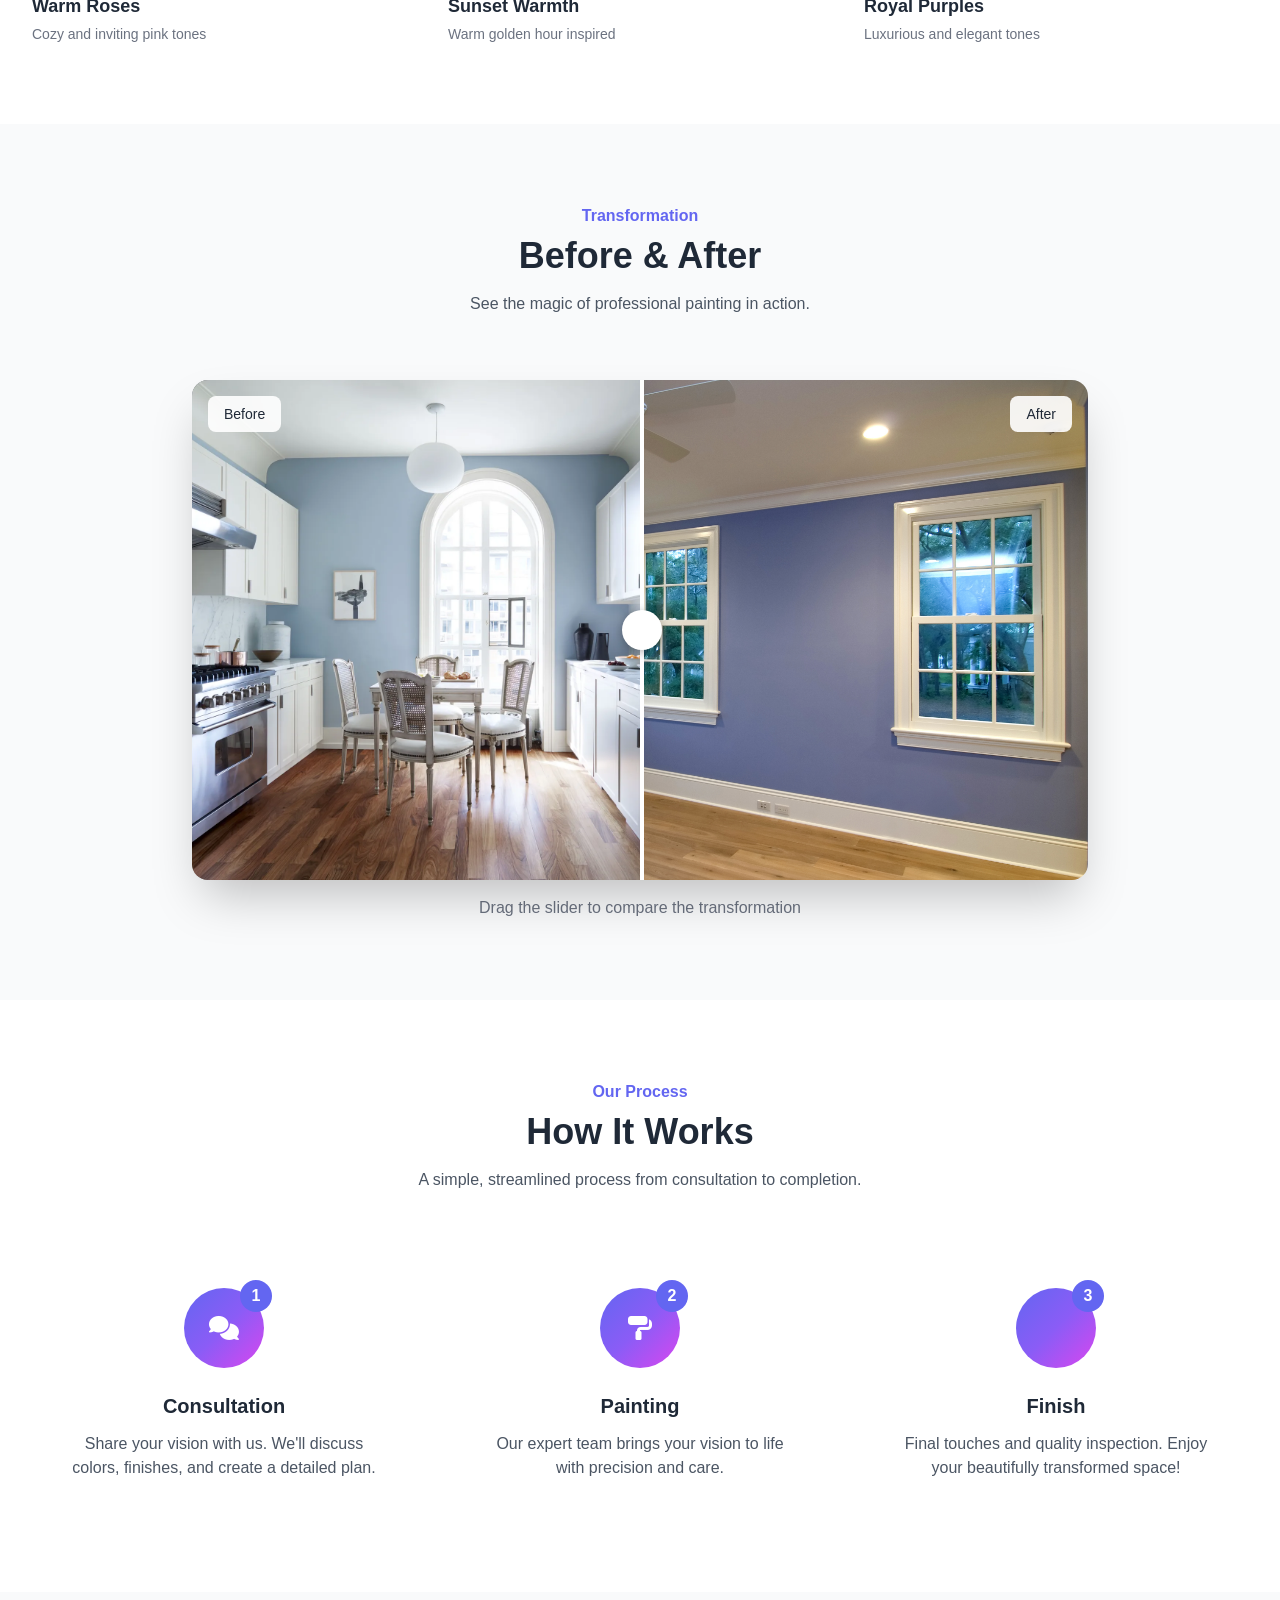
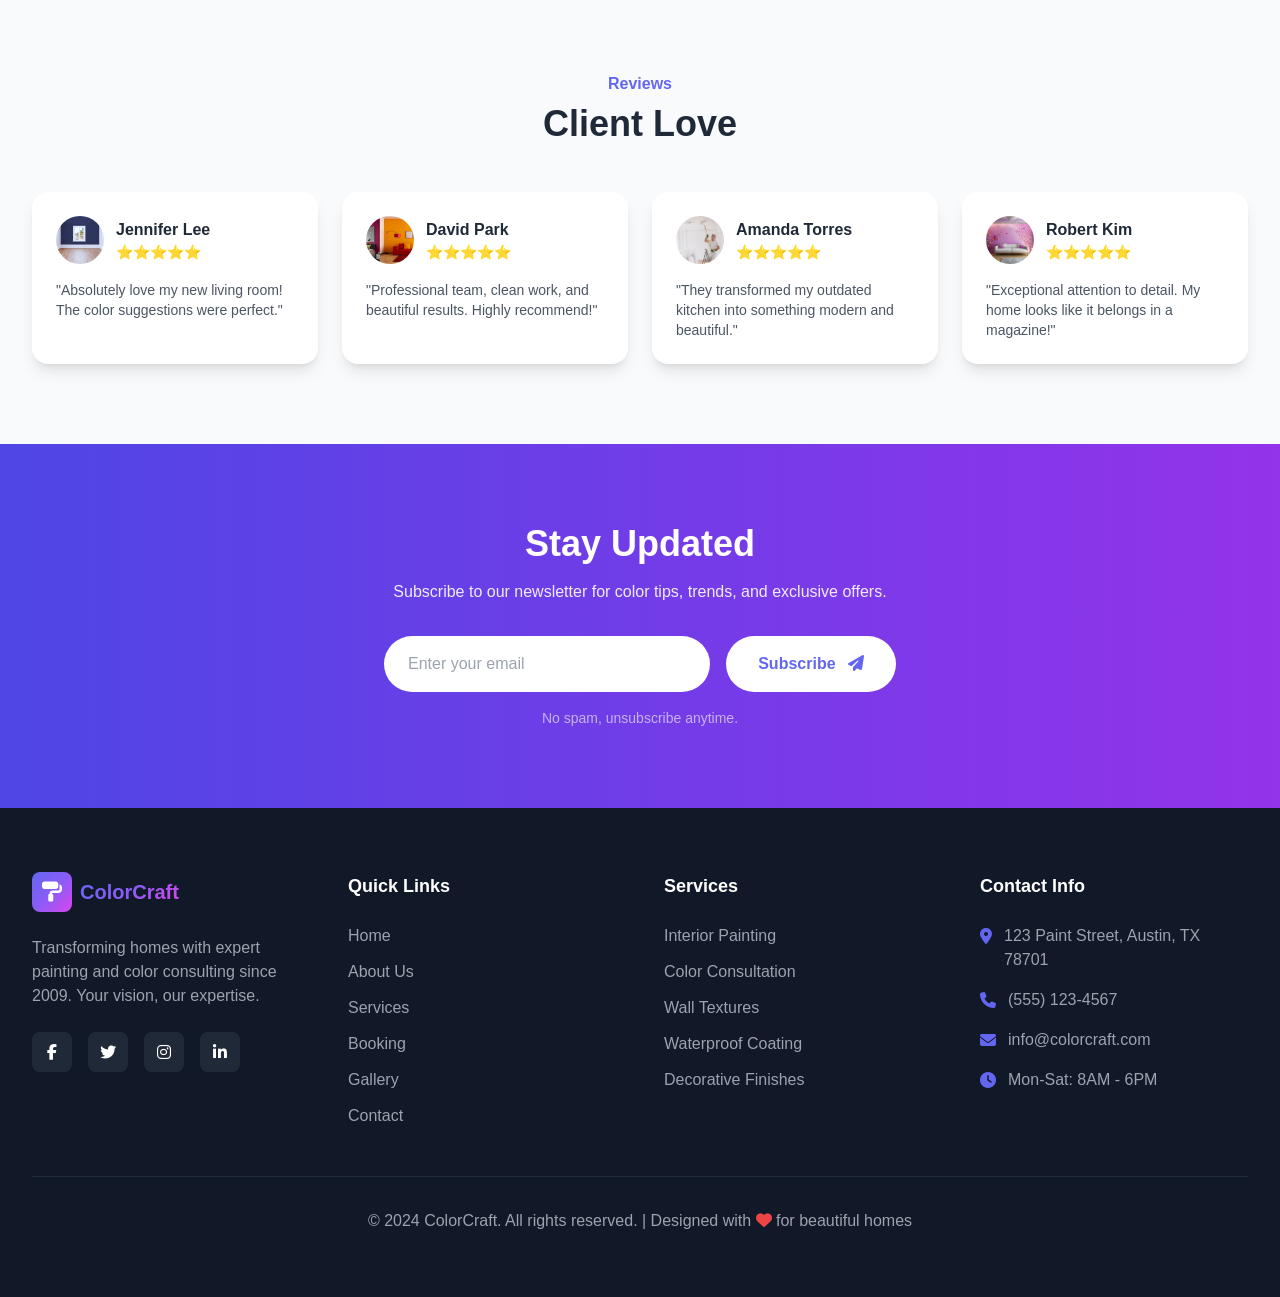
<file: home2.html>
<!DOCTYPE html>
<html lang="en" class="scroll-smooth">

<head>
    <meta charset="UTF-8">
    <meta name="viewport" content="width=device-width, initial-scale=1.0">
    <title>ColorCraft - About Us | Professional Painting & Color Consulting</title>
    <link rel="stylesheet" href="css/styles.css">
    <link rel="icon" type="image/png" href="img/fav-icons1.png">
    <script src="tailwind.js"></script>
    <link rel="stylesheet" href="https://cdnjs.cloudflare.com/ajax/libs/font-awesome/6.4.0/css/all.min.css">
    <style>
        /* Custom CSS for active states and navbar enhancements */
        .nav-link {
            position: relative;
            transition: color 0.2s ease;
        }

        .nav-link:hover {
            color: #6366f1 !important;
        }

        .nav-link::after {
            content: '';
            position: absolute;
            bottom: -4px;
            left: 0;
            width: 0;
            height: 2px;
            background: linear-gradient(135deg, #6366f1 0%, #8b5cf6 100%);
            transition: width 0.3s ease;
        }

        /* .nav-link:hover::after,
        .nav-link.active-nav-link::after {
            width: 100%;
        } */

        /* Active link style for desktop */
        .nav-link.active-nav-link {
            color: #6366f1 !important;
            font-weight: 500;
        }

        /* Dropdown active item styling */
        .dropdown-item.active-dropdown-item,
        .home-drop-item.active-dropdown-item,
        .dashboard-drop-item.active-dropdown-item {
            background-color: rgba(99, 102, 241, 0.1) !important;
            color: #6366f1 !important;
            font-weight: 500;
        }

        /* Mobile menu active states */
        .mobile-link-active {
            color: #6366f1 !important;
            background-color: rgba(99, 102, 241, 0.1) !important;
            border-radius: 0.5rem;
            font-weight: 500;
        }

        .group .absolute a:hover,
        .group .absolute a.active-dropdown-item,
        #mobileMenu a.block:not(.border-2):not(.gradient-bg):hover,
        #mobileMenu a.block:not(.border-2):not(.gradient-bg).mobile-link-active,
        #mobileMenu button.w-full:hover,
        #mobileMenu button.w-full.mobile-link-active {
            color: #6366f1 !important;
            background-color: rgba(99, 102, 241, 0.1) !important;
            border-radius: 0.5rem;
        }

        /* Mobile Menu Styles - Fixed Open/Close */
        .mobile-menu {
            transform: translateX(100%);
            transition: transform 0.35s cubic-bezier(0.4, 0, 0.2, 1);
            visibility: hidden;
        }

        .mobile-menu.open {
            transform: translateX(0);
            visibility: visible;
        }

        /* Overlay for mobile menu */
        .mobile-menu-overlay {
            position: fixed;
            inset: 0;
            background-color: rgba(0, 0, 0, 0.5);
            z-index: 55;
            opacity: 0;
            visibility: hidden;
            transition: opacity 0.3s ease, visibility 0.3s ease;
        }

        .mobile-menu-overlay.active {
            opacity: 1;
            visibility: visible;
        }



        /* About page specific animations */
        .about-icon {
            transition: transform 0.3s ease;
        }

        .about-card:hover .about-icon {
            transform: scale(1.1);
        }

        /* Prevent body scroll when mobile menu is open */
        body.menu-open {
            overflow: hidden;
        }

        /* Hero Section Gradient Enhancement */
        .hero-gradient {
            background: linear-gradient(135deg, #667eea 0%, #764ba2 100%);
        }

        /* Stats Counter Styling */
        .stat-number {
            font-size: 2.5rem;
            font-weight: 800;
            background: linear-gradient(135deg, #6366f1, #8b5cf6);
            -webkit-background-clip: text;
            background-clip: text;
            color: transparent;
        }

        /* Team hover effects */
        .team-card {
            transition: transform 0.3s ease, box-shadow 0.3s ease;
        }

        .team-card:hover {
            transform: translateY(-8px);
            box-shadow: 0 20px 25px -12px rgba(0, 0, 0, 0.15);
        }
    </style>
    <script>
        tailwind.config = {
            darkMode: 'class',
            theme: {
                extend: {
                    colors: {
                        primary: '#6366f1',
                        secondary: '#8b5cf6',
                    }
                }
            }
        }
    </script>
</head>

<body class="bg-gray-50 dark:bg-slate-900 text-gray-800 dark:text-gray-100">

    <!-- Navigation Bar -->
    <nav id="navbar"
        class="fixed top-0 left-0 right-0 z-50 bg-white/90 dark:bg-slate-900/90 backdrop-blur-sm transition-all duration-300 shadow-sm">
        <div class="max-w-7xl mx-auto px-4 sm:px-6 lg:px-8">
            <div class="flex items-center justify-between h-16 lg:h-20">
                <a href="home2.html" class="flex items-center gap-2 hover:opacity-90 transition-opacity">
                    <div class="w-10 h-10 gradient-bg rounded-lg flex items-center justify-center shadow-md">
                        <i class="fas fa-paint-roller text-white text-xl"></i>
                    </div>
                    <span class="text-xl font-bold gradient-text">ColorCraft</span>
                </a>

                <!-- Desktop Navigation -->
                <div class="hidden lg:flex items-center lg:gap-4 xl:gap-8">
                    <!-- Home Dropdown -->
                    <div class="relative group">
                        <button id="desktopHomeBtn"
                            class="nav-link flex items-center gap-1 text-gray-600 dark:text-gray-300 hover:text-primary transition py-6">
                            Home <i class="fas fa-chevron-down text-[10px]"></i>
                        </button>
                        <div
                            class="absolute top-full left-0 w-40 bg-white dark:bg-slate-800 shadow-xl rounded-b-lg py-2 opacity-0 invisible group-hover:opacity-100 group-hover:visible transition-all duration-300 border-t-2 border-primary z-50">
                            <a href="index.html"
                                class="home-drop-item block px-4 py-2 text-sm text-gray-700 dark:text-gray-200 hover:bg-primary/10 hover:text-primary transition"
                                data-page="index">Home 1</a>
                            <a href="home2.html"
                                class="home-drop-item block px-4 py-2 text-sm text-gray-700 dark:text-gray-200 hover:bg-primary/10 hover:text-primary transition"
                                data-page="home2">Home 2</a>
                        </div>
                    </div>

                    <a href="about.html" class="nav-link text-gray-600 dark:text-gray-300 hover:text-primary transition"
                        data-page="about">About</a>
                    <a href="services.html"
                        class="nav-link text-gray-600 dark:text-gray-300 hover:text-primary transition"
                        data-page="services">Services</a>
                    <a href="booking.html"
                        class="nav-link text-gray-600 dark:text-gray-300 hover:text-primary transition"
                        data-page="booking">Booking</a>
                    <a href="gallery.html"
                        class="nav-link text-gray-600 dark:text-gray-300 hover:text-primary transition"
                        data-page="gallery">Gallery</a>
                    <a href="contact.html"
                        class="nav-link text-gray-600 dark:text-gray-300 hover:text-primary transition"
                        data-page="contact">Contact</a>

                    <!-- Dashboard Dropdown -->
                    <div class="relative group">
                        <button id="desktopDashboardBtn"
                            class="nav-link flex items-center gap-1 text-gray-600 dark:text-gray-300 hover:text-primary transition py-6">
                            Dashboard <i class="fas fa-chevron-down text-[10px]"></i>
                        </button>
                        <div
                            class="absolute top-full left-0 w-40 bg-white dark:bg-slate-800 shadow-xl rounded-b-lg py-2 opacity-0 invisible group-hover:opacity-100 group-hover:visible transition-all duration-300 border-t-2 border-primary z-50">
                            <a href="admin.html"
                                class="dashboard-drop-item block px-4 py-2 text-sm text-gray-700 dark:text-gray-200 hover:bg-primary/10 hover:text-primary transition"
                                data-page="admin">Admin</a>
                            <a href="user.html"
                                class="dashboard-drop-item block px-4 py-2 text-sm text-gray-700 dark:text-gray-200 hover:bg-primary/10 hover:text-primary transition"
                                data-page="user">User</a>
                        </div>
                    </div>
                </div>

                <!-- Desktop Right Buttons -->
                <div class="hidden lg:flex items-center lg:gap-2 xl:gap-4">
                    <button id="ltrToggle"
                        class="p-2 rounded-full hover:bg-gray-100 dark:hover:bg-slate-800 transition text-gray-600 dark:text-gray-300">
                        <i class="fas fa-text-width"></i>
                    </button>
                    <button class="darkModeBtn p-2 rounded-full hover:bg-gray-100 dark:hover:bg-slate-800 transition">
                        <i class="fas fa-sun sun-icon text-yellow-500 hidden dark:block"></i>
                        <i class="fas fa-moon moon-icon text-gray-600 block dark:hidden"></i>
                    </button>
                    <a href="login.html"
                        class="px-4 py-2 text-primary font-medium hover:bg-primary/10 rounded-lg transition">Login</a>
                    <a href="signup.html"
                        class="px-4 py-2 gradient-bg text-white font-medium rounded-lg hover:opacity-90 transition shadow-sm">Sign
                        Up</a>
                </div>

                <!-- Mobile Menu Button -->
                <button id="menuBtn"
                    class="lg:hidden p-2 text-gray-600 dark:text-gray-300 hover:bg-gray-100 dark:hover:bg-slate-800 rounded-lg transition">
                    <i class="fas fa-bars text-2xl"></i>
                </button>
            </div>
        </div>
    </nav>

    <!-- Mobile Menu Overlay -->
    <div id="mobileMenuOverlay" class="mobile-menu-overlay"></div>

    <!-- Mobile Menu Sidebar -->
    <div id="mobileMenu"
        class="mobile-menu fixed top-0 right-0 bottom-0 w-80 max-w-[85%] z-[60] bg-white dark:bg-slate-900 shadow-2xl overflow-y-auto">
        <div
            class="sticky top-0 bg-white dark:bg-slate-900 z-10 p-4 flex justify-between items-center border-b dark:border-slate-700">
            <a href="home2.html" class="flex items-center gap-2 hover:opacity-90 transition-opacity">
                <div class="w-10 h-10 gradient-bg rounded-lg flex items-center justify-center">
                    <i class="fas fa-paint-roller text-white text-xl"></i>
                </div>
                <span class="text-xl font-bold gradient-text">ColorCraft</span>
            </a>
            <button id="closeMenuBtn" class="p-2 hover:bg-gray-100 dark:hover:bg-slate-800 rounded-lg transition">
                <i class="fas fa-times text-2xl"></i>
            </button>
        </div>

        <div class="p-4 space-y-2 pb-8">
            <!-- Mobile Home Dropdown -->
            <div class="border-b dark:border-slate-800 pb-2">
                <button id="mobileHomeToggle"
                    class="w-full flex justify-between items-center py-3 px-4 text-gray-600 dark:text-gray-300 font-medium hover:bg-gray-100 dark:hover:bg-slate-800 rounded-lg transition">
                    Home <i class="fas fa-chevron-down text-xs transition-transform duration-200"
                        id="homeMobileIcon"></i>
                </button>
                <div id="homeMobile" class="hidden pl-4 space-y-2 pb-2 mt-2">
                    <a href="index.html"
                        class="mobile-sub-link block py-2 px-4 text-gray-500 dark:text-gray-400 hover:text-primary hover:bg-primary/10 rounded-lg transition"
                        data-page="index">Home 1</a>
                    <a href="home2.html"
                        class="mobile-sub-link block py-2 px-4 text-gray-500 dark:text-gray-400 hover:text-primary hover:bg-primary/10 rounded-lg transition"
                        data-page="home2">Home 2</a>
                </div>
            </div>

            <a href="about.html"
                class="mobile-main-link block py-3 px-4 text-gray-600 dark:text-gray-300 font-medium border-b dark:border-slate-800 transition hover:bg-gray-100 dark:hover:bg-slate-800 rounded-lg"
                data-page="about">About</a>
            <a href="services.html"
                class="mobile-main-link block py-3 px-4 text-gray-600 dark:text-gray-300 font-medium border-b dark:border-slate-800 transition hover:bg-gray-100 dark:hover:bg-slate-800 rounded-lg"
                data-page="services">Services</a>
            <a href="booking.html"
                class="mobile-main-link block py-3 px-4 text-gray-600 dark:text-gray-300 font-medium border-b dark:border-slate-800 transition hover:bg-gray-100 dark:hover:bg-slate-800 rounded-lg"
                data-page="booking">Booking</a>
            <a href="gallery.html"
                class="mobile-main-link block py-3 px-4 text-gray-600 dark:text-gray-300 font-medium border-b dark:border-slate-800 transition hover:bg-gray-100 dark:hover:bg-slate-800 rounded-lg"
                data-page="gallery">Gallery</a>
            <a href="contact.html"
                class="mobile-main-link block py-3 px-4 text-gray-600 dark:text-gray-300 font-medium border-b dark:border-slate-800 transition hover:bg-gray-100 dark:hover:bg-slate-800 rounded-lg"
                data-page="contact">Contact</a>

            <!-- Mobile Dashboard Dropdown -->
            <div class="border-b dark:border-slate-800 pb-2">
                <button id="mobileDashboardToggle"
                    class="w-full flex justify-between items-center py-3 px-4 text-gray-600 dark:text-gray-300 font-medium hover:bg-gray-100 dark:hover:bg-slate-800 rounded-lg transition">
                    Dashboard <i class="fas fa-chevron-down text-xs transition-transform duration-200"
                        id="dashMobileIcon"></i>
                </button>
                <div id="dashMobile" class="hidden pl-4 space-y-2 pb-2 mt-2">
                    <a href="admin.html"
                        class="mobile-sub-link block py-2 px-4 text-gray-500 dark:text-gray-400 hover:text-primary hover:bg-primary/10 rounded-lg transition"
                        data-page="admin">Admin</a>
                    <a href="user.html"
                        class="mobile-sub-link block py-2 px-4 text-gray-500 dark:text-gray-400 hover:text-primary hover:bg-primary/10 rounded-lg transition"
                        data-page="user">User</a>
                </div>
            </div>

            <div class="pt-6 space-y-4">
                <div class="flex items-center justify-around gap-4">
                    <button id="ltrToggleMobile"
                        class="flex-1 p-3 rounded-xl bg-gray-100 dark:bg-slate-800 text-gray-600 dark:text-gray-300 flex flex-col items-center gap-1 transition hover:bg-gray-200 dark:hover:bg-slate-700">
                        <i class="fas fa-text-width"></i>
                        <span class="text-[10px]">LTR/RTL</span>
                    </button>
                    <button
                        class="darkModeBtn flex-1 p-3 rounded-xl bg-gray-100 dark:bg-slate-800 text-gray-600 dark:text-gray-300 flex flex-col items-center gap-1 transition hover:bg-gray-200 dark:hover:bg-slate-700">
                        <i class="fas fa-moon dark:hidden"></i>
                        <i class="fas fa-sun hidden dark:block text-yellow-500"></i>
                        <span class="text-[10px]">Theme</span>
                    </button>
                </div>

                <a href="login.html"
                    class="block py-3 text-center text-primary font-bold rounded-lg border-2 border-primary transition hover:bg-primary/10">Login</a>
                <a href="signup.html"
                    class="block py-3 text-center gradient-bg text-white font-bold rounded-lg shadow-md transition hover:opacity-90">Sign
                    Up</a>
            </div>
        </div>
    </div>



    <script>
        // ========================
        // 1. DARK MODE LOGIC
        // ========================
        const darkModeButtons = document.querySelectorAll('.darkModeBtn');
        if (localStorage.theme === 'dark' || (!('theme' in localStorage) && window.matchMedia('(prefers-color-scheme: dark)').matches)) {
            document.documentElement.classList.add('dark');
        } else {
            document.documentElement.classList.remove('dark');
        }
        darkModeButtons.forEach(btn => {
            btn.addEventListener('click', () => {
                if (document.documentElement.classList.contains('dark')) {
                    document.documentElement.classList.remove('dark');
                    localStorage.theme = 'light';
                } else {
                    document.documentElement.classList.add('dark');
                    localStorage.theme = 'dark';
                }
            });
        });

        // ========================
        // 2. MOBILE MENU CONTROLS - FIXED OPEN/CLOSE
        // ========================
        const menuBtn = document.getElementById('menuBtn');
        const closeMenuBtn = document.getElementById('closeMenuBtn');
        const mobileMenu = document.getElementById('mobileMenu');
        const overlay = document.getElementById('mobileMenuOverlay');
        const body = document.body;

        function openMobileMenu() {
            if (mobileMenu) {
                mobileMenu.classList.add('open');
                if (overlay) overlay.classList.add('active');
                body.classList.add('menu-open');
            }
        }

        function closeMobileMenu() {
            if (mobileMenu) {
                mobileMenu.classList.remove('open');
                if (overlay) overlay.classList.remove('active');
                body.classList.remove('menu-open');
            }
        }

        if (menuBtn) {
            menuBtn.addEventListener('click', openMobileMenu);
        }
        if (closeMenuBtn) {
            closeMenuBtn.addEventListener('click', closeMobileMenu);
        }
        if (overlay) {
            overlay.addEventListener('click', closeMobileMenu);
        }

        document.addEventListener('keydown', (e) => {
            if (e.key === 'Escape' && mobileMenu && mobileMenu.classList.contains('open')) {
                closeMobileMenu();
            }
        });

        function toggleMobileDropdown(id, iconId) {
            const element = document.getElementById(id);
            const icon = document.getElementById(iconId);
            if (element && icon) {
                element.classList.toggle('hidden');
                icon.classList.toggle('rotate-180');
            }
        }

        const homeToggle = document.getElementById('mobileHomeToggle');
        const dashToggle = document.getElementById('mobileDashboardToggle');
        if (homeToggle) {
            homeToggle.addEventListener('click', () => toggleMobileDropdown('homeMobile', 'homeMobileIcon'));
        }
        if (dashToggle) {
            dashToggle.addEventListener('click', () => toggleMobileDropdown('dashMobile', 'dashMobileIcon'));
        }

        const allMobileLinks = document.querySelectorAll('.mobile-main-link, .mobile-sub-link, #mobileMenu a.block, #mobileMenu a[href]');
        allMobileLinks.forEach(link => {
            link.addEventListener('click', (e) => {
                if (link.getAttribute('href') && !link.classList.contains('border-2')) {
                    setTimeout(() => {
                        closeMobileMenu();
                    }, 150);
                }
            });
        });

        // ========================
        // 3. LTR/RTL LOGIC
        // ========================
        const ltrToggle = document.getElementById('ltrToggle');
        const ltrToggleMobile = document.getElementById('ltrToggleMobile');
        const setDirection = (btn) => {
            if (btn) {
                btn.addEventListener('click', () => {
                    const isRTL = document.documentElement.dir === 'rtl';
                    document.documentElement.dir = isRTL ? 'ltr' : 'rtl';
                });
            }
        };
        setDirection(ltrToggle);
        setDirection(ltrToggleMobile);

        // ========================
        // 4. ACTIVE PAGE HIGHLIGHT - UPDATED: Make HOME 2 active for about page
        // ========================
        function getCurrentPageId() {
            const path = window.location.pathname;
            const filename = path.split('/').pop() || 'about.html';
            const page = filename.split('?')[0].split('#')[0];
            if (page === '' || page === 'index.html') return 'index';
            if (page === 'home2.html') return 'home2';
            if (page === 'about.html') return 'about';
            if (page === 'services.html') return 'services';
            if (page === 'booking.html') return 'booking';
            if (page === 'gallery.html') return 'gallery';
            if (page === 'contact.html') return 'contact';
            if (page === 'admin.html') return 'admin';
            if (page === 'user.html') return 'user';
            return 'about';
        }

        function clearAllActiveStates() {
            document.querySelectorAll('.nav-link').forEach(link => link.classList.remove('active-nav-link'));
            document.querySelectorAll('.home-drop-item, .dashboard-drop-item').forEach(item => item.classList.remove('active-dropdown-item'));
            document.querySelectorAll('.mobile-main-link').forEach(link => link.classList.remove('mobile-link-active'));
            document.querySelectorAll('.mobile-sub-link').forEach(link => link.classList.remove('mobile-link-active'));
            const desktopHomeBtn = document.getElementById('desktopHomeBtn');
            const desktopDashBtn = document.getElementById('desktopDashboardBtn');
            if (desktopHomeBtn) desktopHomeBtn.classList.remove('active-nav-link');
            if (desktopDashBtn) desktopDashBtn.classList.remove('active-nav-link');
        }

        function applyActiveHighlight() {
            const currentPage = getCurrentPageId();

            // UPDATED: For about.html, activate HOME 2 (not Home 1)
            if (currentPage === 'about') {
                // Activate Home dropdown button with active style
                const homeBtn = document.getElementById('desktopHomeBtn');
                if (homeBtn) homeBtn.classList.add('active-nav-link');
                // Activate HOME 2 (home2) as active dropdown item
                const activeHomeChild = document.querySelector('.home-drop-item[data-page="home2"]');
                if (activeHomeChild) activeHomeChild.classList.add('active-dropdown-item');
                // Mobile: activate Home 2 as active sub-link
                const mobileSubHome = document.querySelector('.mobile-sub-link[data-page="home2"]');
                if (mobileSubHome) mobileSubHome.classList.add('mobile-link-active');
                // Also ensure the main About link does NOT get active class
                const pricingDesktop = document.querySelector('.nav-link[data-page="gallery"]');
                if (pricingDesktop) pricingDesktop.classList.remove('active-nav-link');
                const pricingMobile = document.querySelector('.mobile-main-link[data-page="gallery"]');
                if (pricingMobile) pricingMobile.classList.remove('mobile-link-active');
            }
            else if (currentPage === 'index' || currentPage === 'home2') {
                const homeBtn = document.getElementById('desktopHomeBtn');
                if (homeBtn) homeBtn.classList.add('active-nav-link');
                const activeHomeChild = document.querySelector(`.home-drop-item[data-page="${currentPage}"]`);
                if (activeHomeChild) activeHomeChild.classList.add('active-dropdown-item');
                const mobileSubHome = document.querySelector(`.mobile-sub-link[data-page="${currentPage}"]`);
                if (mobileSubHome) mobileSubHome.classList.add('mobile-link-active');
            }
            else if (currentPage === 'admin' || currentPage === 'user') {
                const dashBtn = document.getElementById('desktopDashboardBtn');
                if (dashBtn) dashBtn.classList.add('active-nav-link');
                const activeDashChild = document.querySelector(`.dashboard-drop-item[data-page="${currentPage}"]`);
                if (activeDashChild) activeDashChild.classList.add('active-dropdown-item');
                const mobileSubDash = document.querySelector(`.mobile-sub-link[data-page="${currentPage}"]`);
                if (mobileSubDash) mobileSubDash.classList.add('mobile-link-active');
            }
            else {
                const desktopLink = document.querySelector(`.nav-link[data-page="${currentPage}"]`);
                if (desktopLink) desktopLink.classList.add('active-nav-link');
                const mobileLink = document.querySelector(`.mobile-main-link[data-page="${currentPage}"]`);
                if (mobileLink) mobileLink.classList.add('mobile-link-active');
            }
        }

        function addDataAttributes() {
            document.querySelectorAll('.nav-link[href="about.html"]').forEach(el => el.setAttribute('data-page', 'about'));
            document.querySelectorAll('.nav-link[href="services.html"]').forEach(el => el.setAttribute('data-page', 'services'));
            document.querySelectorAll('.nav-link[href="booking.html"]').forEach(el => el.setAttribute('data-page', 'booking'));
            document.querySelectorAll('.nav-link[href="gallery.html"]').forEach(el => el.setAttribute('data-page', 'gallery'));
            document.querySelectorAll('.nav-link[href="contact.html"]').forEach(el => el.setAttribute('data-page', 'contact'));
            document.querySelectorAll('.mobile-main-link[href="about.html"]').forEach(el => el.setAttribute('data-page', 'about'));
            document.querySelectorAll('.mobile-main-link[href="services.html"]').forEach(el => el.setAttribute('data-page', 'services'));
            document.querySelectorAll('.mobile-main-link[href="booking.html"]').forEach(el => el.setAttribute('data-page', 'booking'));
            document.querySelectorAll('.mobile-main-link[href="gallery.html"]').forEach(el => el.setAttribute('data-page', 'gallery'));
            document.querySelectorAll('.mobile-main-link[href="contact.html"]').forEach(el => el.setAttribute('data-page', 'contact'));
        }

        window.addEventListener('popstate', () => {
            clearAllActiveStates();
            applyActiveHighlight();
        });

        document.addEventListener('DOMContentLoaded', () => {
            addDataAttributes();
            clearAllActiveStates();
            applyActiveHighlight();
        });
    </script>




<section class="relative min-h-screen flex items-center overflow-hidden">
    <div class="absolute inset-0 z-0">
        <img 
            src="img/about2.jpg" 
            alt="Painting Background" 
            class="w-full h-full object-cover"
        />
        <div class="absolute inset-0 bg-white/60 dark:bg-slate-900/80 backdrop-blur-[2px]"></div>
    </div>

    <div class="relative z-10 max-w-7xl mx-auto px-4 sm:px-6 lg:px-8 py-20 w-full">
        <div class="text-center max-w-3xl mx-auto">
            <span class="inline-block px-4 py-1 bg-primary/10 text-primary rounded-full text-sm font-medium mb-6">
                Welcome to ColorCraft
            </span>
            <h1 class="text-5xl md:text-6xl lg:text-7xl font-bold mb-6 leading-tight text-slate-900 dark:text-white">
                <span class="gradient-text text-transparent bg-clip-text bg-gradient-to-r from-primary to-purple-600">Painting</span><br>
                Made Simple
            </h1>
            <p class="text-xl text-gray-700 dark:text-gray-200 mb-10 max-w-xl mx-auto font-medium">
                Expert interior painting and color consulting that transforms your space into a masterpiece.
            </p>
            <div class="flex flex-wrap justify-center gap-4">
                <a href="booking.html"
                    class="px-8 py-4 gradient-bg text-white font-semibold rounded-full hover:opacity-90 transition shadow-lg shadow-primary/30">
                    Start Your Project <i class="fas fa-arrow-right ml-2"></i>
                </a>
                <a href="about.html"
                    class="px-8 py-4 bg-white/50 dark:bg-slate-800/50 backdrop-blur text-gray-800 dark:text-white font-semibold rounded-full border-2 border-gray-200 dark:border-slate-700 hover:border-primary transition">
                    Learn More
                </a>
            </div>
        </div>
    </div>
</section>

    <section class="py-20 bg-white dark:bg-slate-800">
        <div class="max-w-7xl mx-auto px-4 sm:px-6 lg:px-8">
            <div class="text-center mb-16">
                <span class="text-primary font-semibold">Color Palettes</span>
                <h2 class="text-3xl md:text-4xl font-bold mt-2 mb-4">Trending Color Schemes</h2>
                <p class="text-gray-600 dark:text-gray-300">Explore our curated collection of popular color palettes for
                    every style.</p>
            </div>
            <div class="grid md:grid-cols-3 gap-8">
                <div class="group cursor-pointer">
                    <div class="flex rounded-2xl overflow-hidden shadow-lg mb-4 h-40">
                        <div class="flex-1 bg-gray-100 group-hover:scale-105 transition duration-500"></div>
                        <div class="flex-1 bg-gray-300 group-hover:scale-105 transition duration-500 delay-75"></div>
                        <div class="flex-1 bg-gray-500 group-hover:scale-105 transition duration-500 delay-100"></div>
                    </div>
                    <h3 class="font-bold text-lg mb-1">Modern Grays</h3>
                    <p class="text-gray-500 text-sm">Sophisticated neutrals for contemporary spaces</p>
                </div>
                <div class="group cursor-pointer">
                    <div class="flex rounded-2xl overflow-hidden shadow-lg mb-4 h-40">
                        <div class="flex-1 bg-blue-100 group-hover:scale-105 transition duration-500"></div>
                        <div class="flex-1 bg-blue-300 group-hover:scale-105 transition duration-500 delay-75"></div>
                        <div class="flex-1 bg-blue-500 group-hover:scale-105 transition duration-500 delay-100"></div>
                    </div>
                    <h3 class="font-bold text-lg mb-1">Ocean Blues</h3>
                    <p class="text-gray-500 text-sm">Calming tones inspired by the sea</p>
                </div>
                <div class="group cursor-pointer">
                    <div class="flex rounded-2xl overflow-hidden shadow-lg mb-4 h-40">
                        <div class="flex-1 bg-green-100 group-hover:scale-105 transition duration-500"></div>
                        <div class="flex-1 bg-green-300 group-hover:scale-105 transition duration-500 delay-75"></div>
                        <div class="flex-1 bg-green-600 group-hover:scale-105 transition duration-500 delay-100"></div>
                    </div>
                    <h3 class="font-bold text-lg mb-1">Nature Greens</h3>
                    <p class="text-gray-500 text-sm">Fresh and earthy natural palette</p>
                </div>
                <div class="group cursor-pointer">
                    <div class="flex rounded-2xl overflow-hidden shadow-lg mb-4 h-40">
                        <div class="flex-1 bg-rose-100 group-hover:scale-105 transition duration-500"></div>
                        <div class="flex-1 bg-rose-300 group-hover:scale-105 transition duration-500 delay-75"></div>
                        <div class="flex-1 bg-rose-500 group-hover:scale-105 transition duration-500 delay-100"></div>
                    </div>
                    <h3 class="font-bold text-lg mb-1">Warm Roses</h3>
                    <p class="text-gray-500 text-sm">Cozy and inviting pink tones</p>
                </div>
                <div class="group cursor-pointer">
                    <div class="flex rounded-2xl overflow-hidden shadow-lg mb-4 h-40">
                        <div class="flex-1 bg-amber-100 group-hover:scale-105 transition duration-500"></div>
                        <div class="flex-1 bg-amber-300 group-hover:scale-105 transition duration-500 delay-75"></div>
                        <div class="flex-1 bg-amber-600 group-hover:scale-105 transition duration-500 delay-100"></div>
                    </div>
                    <h3 class="font-bold text-lg mb-1">Sunset Warmth</h3>
                    <p class="text-gray-500 text-sm">Warm golden hour inspired</p>
                </div>
                <div class="group cursor-pointer">
                    <div class="flex rounded-2xl overflow-hidden shadow-lg mb-4 h-40">
                        <div class="flex-1 bg-indigo-100 group-hover:scale-105 transition duration-500"></div>
                        <div class="flex-1 bg-indigo-300 group-hover:scale-105 transition duration-500 delay-75"></div>
                        <div class="flex-1 bg-indigo-600 group-hover:scale-105 transition duration-500 delay-100"></div>
                    </div>
                    <h3 class="font-bold text-lg mb-1">Royal Purples</h3>
                    <p class="text-gray-500 text-sm">Luxurious and elegant tones</p>
                </div>
            </div>
        </div>
    </section>

    <section class="py-20 bg-gray-50 dark:bg-slate-900">
        <div class="max-w-7xl mx-auto px-4 sm:px-6 lg:px-8">
            <div class="text-center mb-16">
                <span class="text-primary font-semibold">Transformation</span>
                <h2 class="text-3xl md:text-4xl font-bold mt-2 mb-4">Before & After</h2>
                <p class="text-gray-600 dark:text-gray-300">See the magic of professional painting in action.</p>
            </div>
            <div class="max-w-4xl mx-auto">
                <div class="before-after-slider rounded-2xl overflow-hidden shadow-2xl relative h-[500px]">
                    <img src="img/home1-1.jpg"
                        alt="After painting" class="w-full h-full object-cover">
                    <div class="before-image">
                        <img src="img/home1-2.jpg"
                            alt="Before painting" class="w-full h-full object-cover">
                    </div>
                    <div class="slider-handle"></div>
                    <div
                        class="absolute top-4 left-4 bg-white/90 dark:bg-slate-800/90 px-4 py-2 rounded-lg font-medium text-sm">
                        Before</div>
                    <div
                        class="absolute top-4 right-4 bg-white/90 dark:bg-slate-800/90 px-4 py-2 rounded-lg font-medium text-sm">
                        After</div>
                </div>
                <p class="text-center text-gray-500 mt-4">Drag the slider to compare the transformation</p>
            </div>
        </div>
    </section>

    <section class="py-20 bg-white dark:bg-slate-800">
        <div class="max-w-7xl mx-auto px-4 sm:px-6 lg:px-8">
            <div class="text-center mb-16">
                <span class="text-primary font-semibold">Our Process</span>
                <h2 class="text-3xl md:text-4xl font-bold mt-2 mb-4">How It Works</h2>
                <p class="text-gray-600 dark:text-gray-300">A simple, streamlined process from consultation to
                    completion.</p>
            </div>
            <div class="grid md:grid-cols-3 gap-8">
                <div class="text-center p-8">
                    <div
                        class="w-20 h-20 gradient-bg rounded-full flex items-center justify-center mx-auto mb-6 relative">
                        <i class="fas fa-comments text-white text-2xl"></i>
                        <div
                            class="absolute -top-2 -right-2 w-8 h-8 bg-primary rounded-full flex items-center justify-center text-white font-bold">
                            1</div>
                    </div>
                    <h3 class="text-xl font-bold mb-3">Consultation</h3>
                    <p class="text-gray-600 dark:text-gray-300">Share your vision with us. We'll discuss colors,
                        finishes, and create a detailed plan.</p>
                </div>
                <div class="text-center p-8">
                    <div
                        class="w-20 h-20 gradient-bg rounded-full flex items-center justify-center mx-auto mb-6 relative">
                        <i class="fas fa-paint-roller text-white text-2xl"></i>
                        <div
                            class="absolute -top-2 -right-2 w-8 h-8 bg-primary rounded-full flex items-center justify-center text-white font-bold">
                            2</div>
                    </div>
                    <h3 class="text-xl font-bold mb-3">Painting</h3>
                    <p class="text-gray-600 dark:text-gray-300">Our expert team brings your vision to life with
                        precision and care.</p>
                </div>
                <div class="text-center p-8">
                    <div
                        class="w-20 h-20 gradient-bg rounded-full flex items-center justify-center mx-auto mb-6 relative">
                        <i class="fas fa-sparkles text-white text-2xl"></i>
                        <div
                            class="absolute -top-2 -right-2 w-8 h-8 bg-primary rounded-full flex items-center justify-center text-white font-bold">
                            3</div>
                    </div>
                    <h3 class="text-xl font-bold mb-3">Finish</h3>
                    <p class="text-gray-600 dark:text-gray-300">Final touches and quality inspection. Enjoy your
                        beautifully transformed space!</p>
                </div>
            </div>
        </div>
    </section>

    <section class="py-20 bg-gray-50 dark:bg-slate-900">
        <div class="max-w-7xl mx-auto px-4 sm:px-6 lg:px-8">
            <div class="text-center mb-12">
                <span class="text-primary font-semibold">Reviews</span>
                <h2 class="text-3xl md:text-4xl font-bold mt-2 mb-4">Client Love</h2>
            </div>
            <div class="grid md:grid-cols-2 lg:grid-cols-4 gap-6">
                <div class="bg-white dark:bg-slate-800 p-6 rounded-2xl shadow-lg">
                    <div class="flex items-center gap-3 mb-4">
                        <img src="img/home1-3.jpg" alt="Jennifer Lee"
                            class="w-12 h-12 rounded-full object-cover">
                        <div>
                            <div class="font-bold">Jennifer Lee</div>
                            <div class="text-sm text-yellow-500">⭐⭐⭐⭐⭐</div>
                        </div>
                    </div>
                    <p class="text-gray-600 dark:text-gray-300 text-sm">"Absolutely love my new living room! The color
                        suggestions were perfect."</p>
                </div>
                <div class="bg-white dark:bg-slate-800 p-6 rounded-2xl shadow-lg">
                    <div class="flex items-center gap-3 mb-4">
                        <img src="img/home1-4.jpg" alt="David Park"
                            class="w-12 h-12 rounded-full object-cover">
                        <div>
                            <div class="font-bold">David Park</div>
                            <div class="text-sm text-yellow-500">⭐⭐⭐⭐⭐</div>
                        </div>
                    </div>
                    <p class="text-gray-600 dark:text-gray-300 text-sm">"Professional team, clean work, and beautiful
                        results. Highly recommend!"</p>
                </div>
                <div class="bg-white dark:bg-slate-800 p-6 rounded-2xl shadow-lg">
                    <div class="flex items-center gap-3 mb-4">
                        <img src="img/home1-5.jpg" alt="Amanda Torres"
                            class="w-12 h-12 rounded-full object-cover">
                        <div>
                            <div class="font-bold">Amanda Torres</div>
                            <div class="text-sm text-yellow-500">⭐⭐⭐⭐⭐</div>
                        </div>
                    </div>
                    <p class="text-gray-600 dark:text-gray-300 text-sm">"They transformed my outdated kitchen into
                        something modern and beautiful."</p>
                </div>
                <div class="bg-white dark:bg-slate-800 p-6 rounded-2xl shadow-lg">
                    <div class="flex items-center gap-3 mb-4">
                        <img src="img/home1-6.jpg" alt="Robert Kim"
                            class="w-12 h-12 rounded-full object-cover">
                        <div>
                            <div class="font-bold">Robert Kim</div>
                            <div class="text-sm text-yellow-500">⭐⭐⭐⭐⭐</div>
                        </div>
                    </div>
                    <p class="text-gray-600 dark:text-gray-300 text-sm">"Exceptional attention to detail. My home looks
                        like it belongs in a magazine!"</p>
                </div>
            </div>
        </div>
    </section>

    <section class="py-20 bg-gradient-to-r from-indigo-600 to-purple-600">
        <div class="max-w-4xl mx-auto px-4 sm:px-6 lg:px-8 text-center">
            <h2 class="text-3xl md:text-4xl font-bold text-white mb-4">Stay Updated</h2>
            <p class="text-white/90 mb-8">Subscribe to our newsletter for color tips, trends, and exclusive offers.</p>
            <form class="flex flex-col sm:flex-row gap-4 max-w-lg mx-auto"
                onsubmit="event.preventDefault(); showToast('Thanks for subscribing!', 'success');">
                <input type="email" placeholder="Enter your email"
                    class="flex-1 px-6 py-4 rounded-full focus:outline-none focus:ring-4 focus:ring-white/30" required>
                <button type="submit"
                    class="px-8 py-4 bg-white text-primary font-bold rounded-full hover:bg-gray-100 transition">
                    Subscribe <i class="fas fa-paper-plane ml-2"></i>
                </button>
            </form>
            <p class="text-white/60 text-sm mt-4">No spam, unsubscribe anytime.</p>
        </div>
    </section>

    <footer class="bg-gray-900 text-white py-16">
        <div class="max-w-7xl mx-auto px-4 sm:px-6 lg:px-8">
            <div class="grid md:grid-cols-2 lg:grid-cols-4 gap-12 mb-12">
                <div>
                    <a href="index.html" class="flex items-center gap-2 mb-6 hover:opacity-90 transition-opacity">
                        <div class="w-10 h-10 gradient-bg rounded-lg flex items-center justify-center">
                            <i class="fas fa-paint-roller text-white text-xl"></i>
                        </div>
                        <span class="text-xl font-bold gradient-text">ColorCraft</span>
                    </a>
                    <p class="text-gray-400 mb-6">Transforming homes with expert painting and color consulting since
                        2009. Your vision, our expertise.</p>
                    <div class="flex gap-4">
                        <a href="#"
                            class="w-10 h-10 bg-gray-800 rounded-lg flex items-center justify-center hover:bg-primary transition">
                            <i class="fab fa-facebook-f"></i>
                        </a>
                        <a href="#"
                            class="w-10 h-10 bg-gray-800 rounded-lg flex items-center justify-center hover:bg-primary transition">
                            <i class="fab fa-twitter"></i>
                        </a>
                        <a href="#"
                            class="w-10 h-10 bg-gray-800 rounded-lg flex items-center justify-center hover:bg-primary transition">
                            <i class="fab fa-instagram"></i>
                        </a>
                        <a href="#"
                            class="w-10 h-10 bg-gray-800 rounded-lg flex items-center justify-center hover:bg-primary transition">
                            <i class="fab fa-linkedin-in"></i>
                        </a>
                    </div>
                </div>
                <div>
                    <h3 class="font-bold text-lg mb-6">Quick Links</h3>
                    <ul class="space-y-3">
                        <li><a href="index.html" class="text-gray-400 hover:text-white transition">Home</a></li>

                        <li><a href="about.html" class="text-gray-400 hover:text-white transition">About Us</a></li>
                        <li><a href="services.html" class="text-gray-400 hover:text-white transition">Services</a></li>
                        <li><a href="booking.html" class="text-gray-400 hover:text-white transition">Booking</a></li>
                        <li><a href="gallery.html" class="text-gray-400 hover:text-white transition">Gallery</a></li>
                        <li><a href="contact.html" class="text-gray-400 hover:text-white transition">Contact</a></li>
                    </ul>
                </div>
                <div>
                    <h3 class="font-bold text-lg mb-6">Services</h3>
                    <ul class="space-y-3">
                        <li><a href="services.html" class="text-gray-400 hover:text-white transition">Interior
                                Painting</a></li>
                        <li><a href="services.html" class="text-gray-400 hover:text-white transition">Color
                                Consultation</a></li>
                        <li><a href="services.html" class="text-gray-400 hover:text-white transition">Wall Textures</a>
                        </li>
                        <li><a href="services.html" class="text-gray-400 hover:text-white transition">Waterproof
                                Coating</a></li>
                        <li><a href="services.html" class="text-gray-400 hover:text-white transition">Decorative
                                Finishes</a></li>
                    </ul>
                </div>
                <div>
                    <h3 class="font-bold text-lg mb-6">Contact Info</h3>
                    <ul class="space-y-4">
                        <li class="flex items-start gap-3">
                            <i class="fas fa-map-marker-alt text-primary mt-1"></i>
                            <span class="text-gray-400">123 Paint Street, Austin, TX 78701</span>
                        </li>
                        <li class="flex items-center gap-3">
                            <i class="fas fa-phone text-primary"></i>
                            <span class="text-gray-400">(555) 123-4567</span>
                        </li>
                        <li class="flex items-center gap-3">
                            <i class="fas fa-envelope text-primary"></i>
                            <span class="text-gray-400">info@colorcraft.com</span>
                        </li>
                        <li class="flex items-center gap-3">
                            <i class="fas fa-clock text-primary"></i>
                            <span class="text-gray-400">Mon-Sat: 8AM - 6PM</span>
                        </li>
                    </ul>
                </div>
            </div>
            <div class="border-t border-gray-800 pt-8 text-center">
                <p class="text-gray-400">&copy; 2024 ColorCraft. All rights reserved. | Designed with <i
                        class="fas fa-heart text-red-500"></i> for beautiful homes</p>
            </div>
        </div>
    </footer>

    <script src="js/main.js"></script>
</body>

</html>
</file>
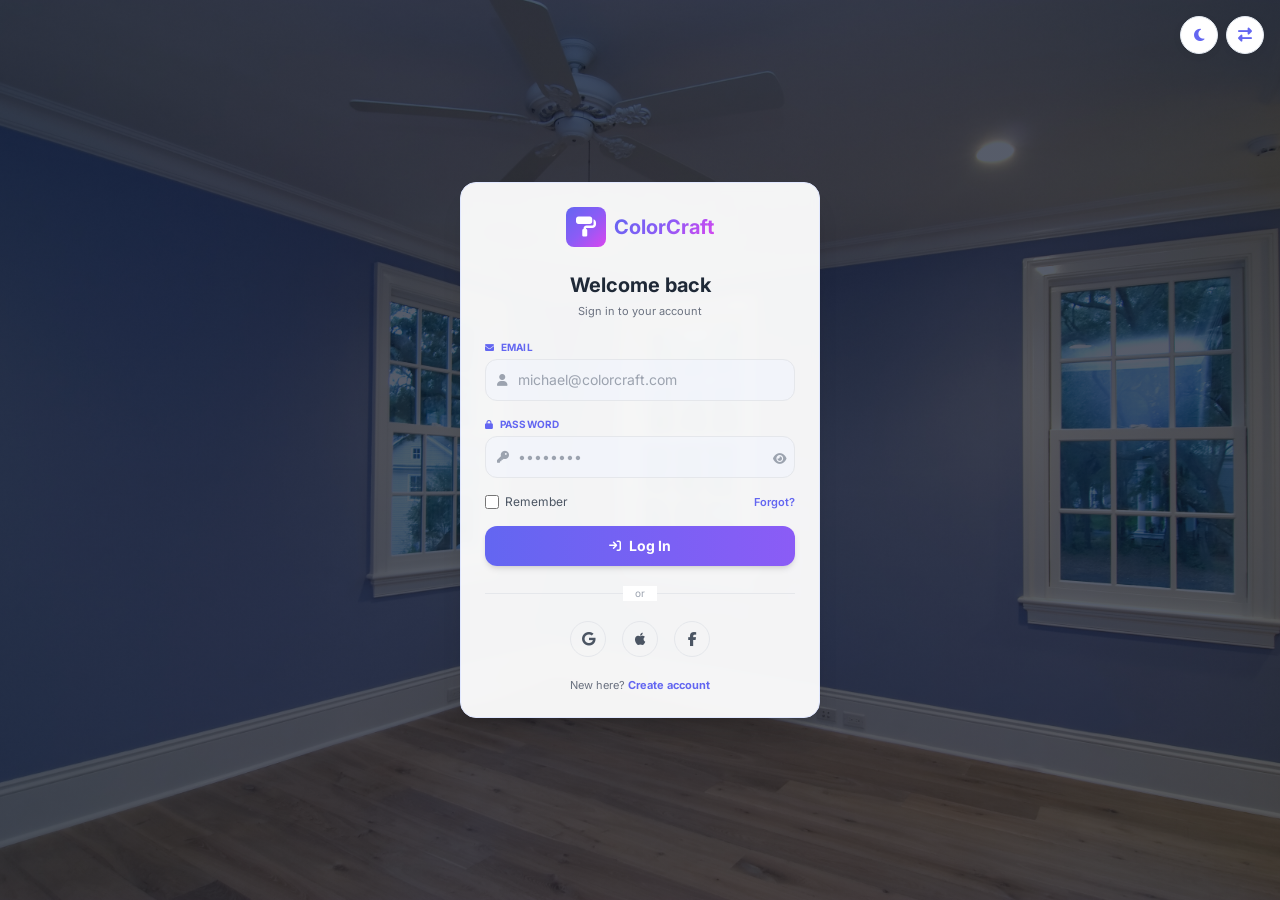
<file: login.html>
<!DOCTYPE html>
<html lang="en" id="htmlTag" dir="ltr">

<head>
    <meta charset="UTF-8">
    <meta name="viewport" content="width=device-width, initial-scale=1.0, maximum-scale=1.0, user-scalable=yes">
    <title>ColorCraft | Login</title>
    <link rel="icon" type="image/svg+xml"
        href="data:image/svg+xml,%3Csvg xmlns='http://www.w3.org/2000/svg' viewBox='0 0 24 24' fill='%236366f1'%3E%3Cpath d='M12 2L2 7l10 5 10-5-10-5zM2 17l10 5 10-5M2 12l10 5 10-5'/%3E%3C/svg%3E">
    <script src="tailwind.js"></script>
    <link rel="icon" type="image/png" href="img/fav-icons1.png">
    <link rel="stylesheet" href="css/styles.css">
    <link rel="stylesheet" href="https://cdnjs.cloudflare.com/ajax/libs/font-awesome/6.5.1/css/all.min.css">
    <link href="https://fonts.googleapis.com/css2?family=Inter:wght@300;400;500;600;700;800&display=swap"
        rel="stylesheet">
    <script>
        tailwind.config = {
            darkMode: 'class',
            theme: {
                extend: {
                    colors: {
                        primary: '#6366f1',
                        secondary: '#8b5cf6'
                    }
                }
            }
        }
    </script>
    <style>
        * {
            font-family: 'Inter', sans-serif;
        }

        body {
            background: linear-gradient(135deg, #f5f3ff 0%, #eef2ff 100%);
            min-height: 100vh;
            display: flex;
            align-items: center;
            justify-content: center;
            margin: 0;
            padding: 20px;
        }

        .dark body {
            background: linear-gradient(135deg, #0f0c1f 0%, #0a0f1f 100%);
        }

        .login-card {
            animation: slideUp 0.4s ease-out;
        }

        @keyframes slideUp {
            from {
                opacity: 0;
                transform: translateY(20px);
            }

            to {
                opacity: 1;
                transform: translateY(0);
            }
        }

        .action-btn {
            width: 38px;
            height: 38px;
            background: white;
            border-radius: 50%;
            display: flex;
            align-items: center;
            justify-content: center;
            cursor: pointer;
            transition: all 0.2s ease;
            box-shadow: 0 2px 8px rgba(0, 0, 0, 0.05);
            border: 1px solid #e2e8f0;
            color: #6366f1;
        }

        .dark .action-btn {
            background: #1e293b;
            border-color: #334155;
            color: #818cf8;
        }

        .action-btn:hover {
            transform: scale(1.08);
            box-shadow: 0 4px 12px rgba(99, 102, 241, 0.25);
        }

        .social-icon {
            transition: all 0.2s ease;
        }

        .social-icon:hover {
            transform: translateY(-2px);
            color: #6366f1 !important;
        }

        input:focus {
            ring: 2px solid rgba(99, 102, 241, 0.3);
        }

        .toast-msg {
            animation: fadeUp 0.3s ease;
        }

        @keyframes fadeUp {
            from {
                opacity: 0;
                transform: translateY(10px);
            }

            to {
                opacity: 1;
                transform: translateY(0);
            }
        }
    </style>
</head>

<body style="background-image: linear-gradient(rgba(15, 23, 42, 0.7), rgba(15, 23, 42, 0.7)), url('img/home1-1.jpg'); background-size: cover; background-position: center; background-attachment: fixed;">

    <!-- Floating Controls - Compact -->
    <div class="fixed top-4 right-4 z-50 flex gap-2">
        <button onclick="toggleTheme()" class="action-btn" title="Dark/Light">
            <i class="fas fa-moon dark:hidden text-sm"></i>
            <i class="fas fa-sun hidden dark:block text-sm"></i>
        </button>
        <button onclick="toggleDirection()" class="action-btn" title="RTL/LTR">
            <i class="fas fa-exchange-alt text-sm"></i>
        </button>
    </div>

    <!-- Main Card - Compact & Clean -->
    <div class="w-full max-w-[360px] login-card">
        <div
            class="bg-white/95 dark:bg-gray-900/95 backdrop-blur-sm rounded-2xl shadow-xl border border-indigo-100 dark:border-indigo-900/50 p-6 transition-all">

            <!-- Logo - Simple & Bold -->
            <a href="index.html" class="flex items-center justify-center gap-2 mb-6 hover:opacity-90 transition-opacity">
                <div class="w-10 h-10 gradient-bg rounded-lg flex items-center justify-center">
                    <i class="fas fa-paint-roller text-white text-xl"></i>
                </div>
                <span class="text-xl font-bold gradient-text">ColorCraft</span>
            </a>

            <!-- Heading -->
            <h2 class="text-xl font-bold text-center text-gray-800 dark:text-white mb-1">
                Welcome back
            </h2>
            <p class="text-center text-[11px] text-gray-500 dark:text-gray-400 mb-5">
                Sign in to your account
            </p>

            <!-- Form -->
            <form id="loginForm" class="space-y-4">
                <div>
                    <label class="text-[10px] font-bold text-primary uppercase tracking-wide block mb-1">
                        <i class="fas fa-envelope mr-1 text-[9px]"></i> Email
                    </label>
                    <div class="relative">
                        <i class="fas fa-user absolute left-3 top-1/2 -translate-y-1/2 text-gray-400 text-xs"></i>
                        <input type="email" id="emailInput" placeholder="michael@colorcraft.com"
                            class="w-full pl-8 pr-3 py-2.5 bg-indigo-50/40 dark:bg-gray-800/60 border border-gray-200 dark:border-gray-700 rounded-xl text-sm focus:border-primary focus:ring-2 focus:ring-primary/20 outline-none transition-all">
                    </div>
                </div>

                <div>
                    <label class="text-[10px] font-bold text-primary uppercase tracking-wide block mb-1">
                        <i class="fas fa-lock mr-1 text-[9px]"></i> Password
                    </label>
                    <div class="relative">
                        <i class="fas fa-key absolute left-3 top-1/2 -translate-y-1/2 text-gray-400 text-xs"></i>
                        <input type="password" id="passwordInput" placeholder="••••••••"
                            class="w-full pl-8 pr-9 py-2.5 bg-indigo-50/40 dark:bg-gray-800/60 border border-gray-200 dark:border-gray-700 rounded-xl text-sm focus:border-primary focus:ring-2 focus:ring-primary/20 outline-none transition-all">
                        <button type="button" onclick="togglePassword()"
                            class="absolute right-2 top-1/2 -translate-y-1/2 text-gray-400 hover:text-primary">
                            <i id="pwdIcon" class="fas fa-eye text-xs"></i>
                        </button>
                    </div>
                </div>

                <div class="flex items-center justify-between text-xs">
                    <label class="flex items-center gap-1.5 cursor-pointer">
                        <input type="checkbox" class="accent-primary w-3.5 h-3.5">
                        <span class="text-gray-600 dark:text-gray-400">Remember</span>
                    </label>
                    <a href="#" class="text-primary font-semibold text-[11px] hover:underline">Forgot?</a>
                </div>

                <button type="submit"
                    class="w-full bg-gradient-to-r from-primary to-secondary hover:opacity-90 text-white font-bold py-2.5 rounded-xl text-sm shadow-md transition-all flex items-center justify-center gap-2">
                    <i class="fas fa-arrow-right-to-bracket text-xs"></i>
                    <span>Log In</span>
                </button>
            </form>

            <!-- Divider -->
            <div class="relative my-5">
                <div class="absolute inset-0 flex items-center">
                    <div class="w-full border-t border-gray-200 dark:border-gray-800"></div>
                </div>
                <div class="relative flex justify-center text-[10px]">
                    <span class="bg-white dark:bg-gray-900 px-3 text-gray-400">or</span>
                </div>
            </div>

            <!-- Social Icons - Compact -->
            <div class="flex justify-center gap-4 mb-5">
                <a href="#"
                    class="social-icon w-9 h-9 rounded-full border border-gray-200 dark:border-gray-700 flex items-center justify-center hover:border-primary transition-all">
                    <i class="fab fa-google text-gray-600 dark:text-gray-400 text-sm hover:text-primary"></i>
                </a>
                <a href="#"
                    class="social-icon w-9 h-9 rounded-full border border-gray-200 dark:border-gray-700 flex items-center justify-center hover:border-primary transition-all">
                    <i class="fab fa-apple text-gray-600 dark:text-gray-400 text-sm hover:text-primary"></i>
                </a>
                <a href="#"
                    class="social-icon w-9 h-9 rounded-full border border-gray-200 dark:border-gray-700 flex items-center justify-center hover:border-primary transition-all">
                    <i class="fab fa-facebook-f text-gray-600 dark:text-gray-400 text-sm hover:text-primary"></i>
                </a>
            </div>

            <!-- Sign Up Link -->
            <p class="text-center text-[11px] text-gray-500 dark:text-gray-400">
                New here?
                <a href="signup.html" class="text-primary font-bold hover:underline">Create account</a>
            </p>

            
        </div>
    </div>

    <script>
        // Theme Toggle
        function toggleTheme() {
            const html = document.documentElement;
            html.classList.toggle('dark');
            localStorage.setItem('theme', html.classList.contains('dark') ? 'dark' : 'light');
        }

        // Load saved theme
        const savedTheme = localStorage.getItem('theme');
        if (savedTheme === 'dark' || (!savedTheme && window.matchMedia('(prefers-color-scheme: dark)').matches)) {
            document.documentElement.classList.add('dark');
        }

        // Direction Toggle
        function toggleDirection() {
            const html = document.getElementById('htmlTag');
            const newDir = html.dir === 'ltr' ? 'rtl' : 'ltr';
            html.dir = newDir;
            localStorage.setItem('dir', newDir);
            showToast(newDir === 'rtl' ? 'RTL mode on' : 'LTR mode on', 'info');
        }

        // Load saved direction
        const savedDir = localStorage.getItem('dir');
        if (savedDir) document.getElementById('htmlTag').dir = savedDir;

        // Password Toggle
        function togglePassword() {
            const pwd = document.getElementById('passwordInput');
            const icon = document.getElementById('pwdIcon');
            if (pwd.type === 'password') {
                pwd.type = 'text';
                icon.classList.remove('fa-eye');
                icon.classList.add('fa-eye-slash');
            } else {
                pwd.type = 'password';
                icon.classList.remove('fa-eye-slash');
                icon.classList.add('fa-eye');
            }
        }

        // Toast Notifications
        function showToast(message, type = 'success') {
            const existing = document.querySelector('.custom-toast');
            if (existing) existing.remove();

            const toast = document.createElement('div');
            toast.className = 'custom-toast fixed bottom-6 left-1/2 -translate-x-1/2 z-50 px-4 py-2 rounded-xl shadow-lg text-xs font-medium flex items-center gap-2 animate-fadeIn';

            let bg = 'bg-green-500 text-white';
            let icon = '<i class="fas fa-check-circle text-xs"></i>';
            if (type === 'error') {
                bg = 'bg-red-500 text-white';
                icon = '<i class="fas fa-times-circle text-xs"></i>';
            } else if (type === 'warning') {
                bg = 'bg-amber-500 text-white';
                icon = '<i class="fas fa-exclamation-triangle text-xs"></i>';
            } else if (type === 'info') {
                bg = 'bg-primary text-white';
                icon = '<i class="fas fa-info-circle text-xs"></i>';
            }

            toast.className = `custom-toast fixed bottom-6 left-1/2 -translate-x-1/2 z-50 px-4 py-2 rounded-xl shadow-lg text-xs font-medium flex items-center gap-2 ${bg}`;
            toast.innerHTML = `${icon} <span>${message}</span>`;
            document.body.appendChild(toast);

            setTimeout(() => {
                toast.style.opacity = '0';
                setTimeout(() => toast.remove(), 300);
            }, 2200);
        }

        // Form Submit Handler
        const form = document.getElementById('loginForm');
        form.addEventListener('submit', (e) => {
            e.preventDefault();
            const email = document.getElementById('emailInput').value.trim();
            const password = document.getElementById('passwordInput').value;

            if (!email) {
                showToast('Email address required', 'warning');
                return;
            }
            if (!password) {
                showToast('Please enter your password', 'warning');
                return;
            }
            if (!email.includes('@') || !email.includes('.')) {
                showToast('Enter a valid email', 'error');
                return;
            }

            // Success demo
            showToast(`Welcome back! Login successful ✨`, 'success');
            setTimeout(() => {
                console.log('Demo login:', { email, password: '***' });
            }, 500);
        });

        // Add micro-interactions
        const inputs = document.querySelectorAll('input');
        inputs.forEach(inp => {
            inp.addEventListener('focus', function () {
                this.parentElement?.classList.add('ring-1', 'ring-primary/30');
            });
            inp.addEventListener('blur', function () {
                this.parentElement?.classList.remove('ring-1', 'ring-primary/30');
            });
        });

        // Dynamic year
        const footerYear = document.querySelector('.text-center.text-\\[9px\\]');
        if (footerYear) {
            const year = new Date().getFullYear();
            footerYear.innerText = `© ${year} ColorCraft`;
        }
    </script>

    <style>
        .animate-fadeIn {
            animation: fadeInUp 0.25s ease-out;
        }

        @keyframes fadeInUp {
            from {
                opacity: 0;
                transform: translateX(-50%) translateY(10px);
            }

            to {
                opacity: 1;
                transform: translateX(-50%) translateY(0);
            }
        }

        input:focus {
            box-shadow: 0 0 0 2px rgba(99, 102, 241, 0.2);
        }

        button:active {
            transform: scale(0.98);
        }

        .dark .bg-white\/95 {
            background-color: rgba(17, 24, 39, 0.96);
        }
    </style>
</body>

</html>
</file>
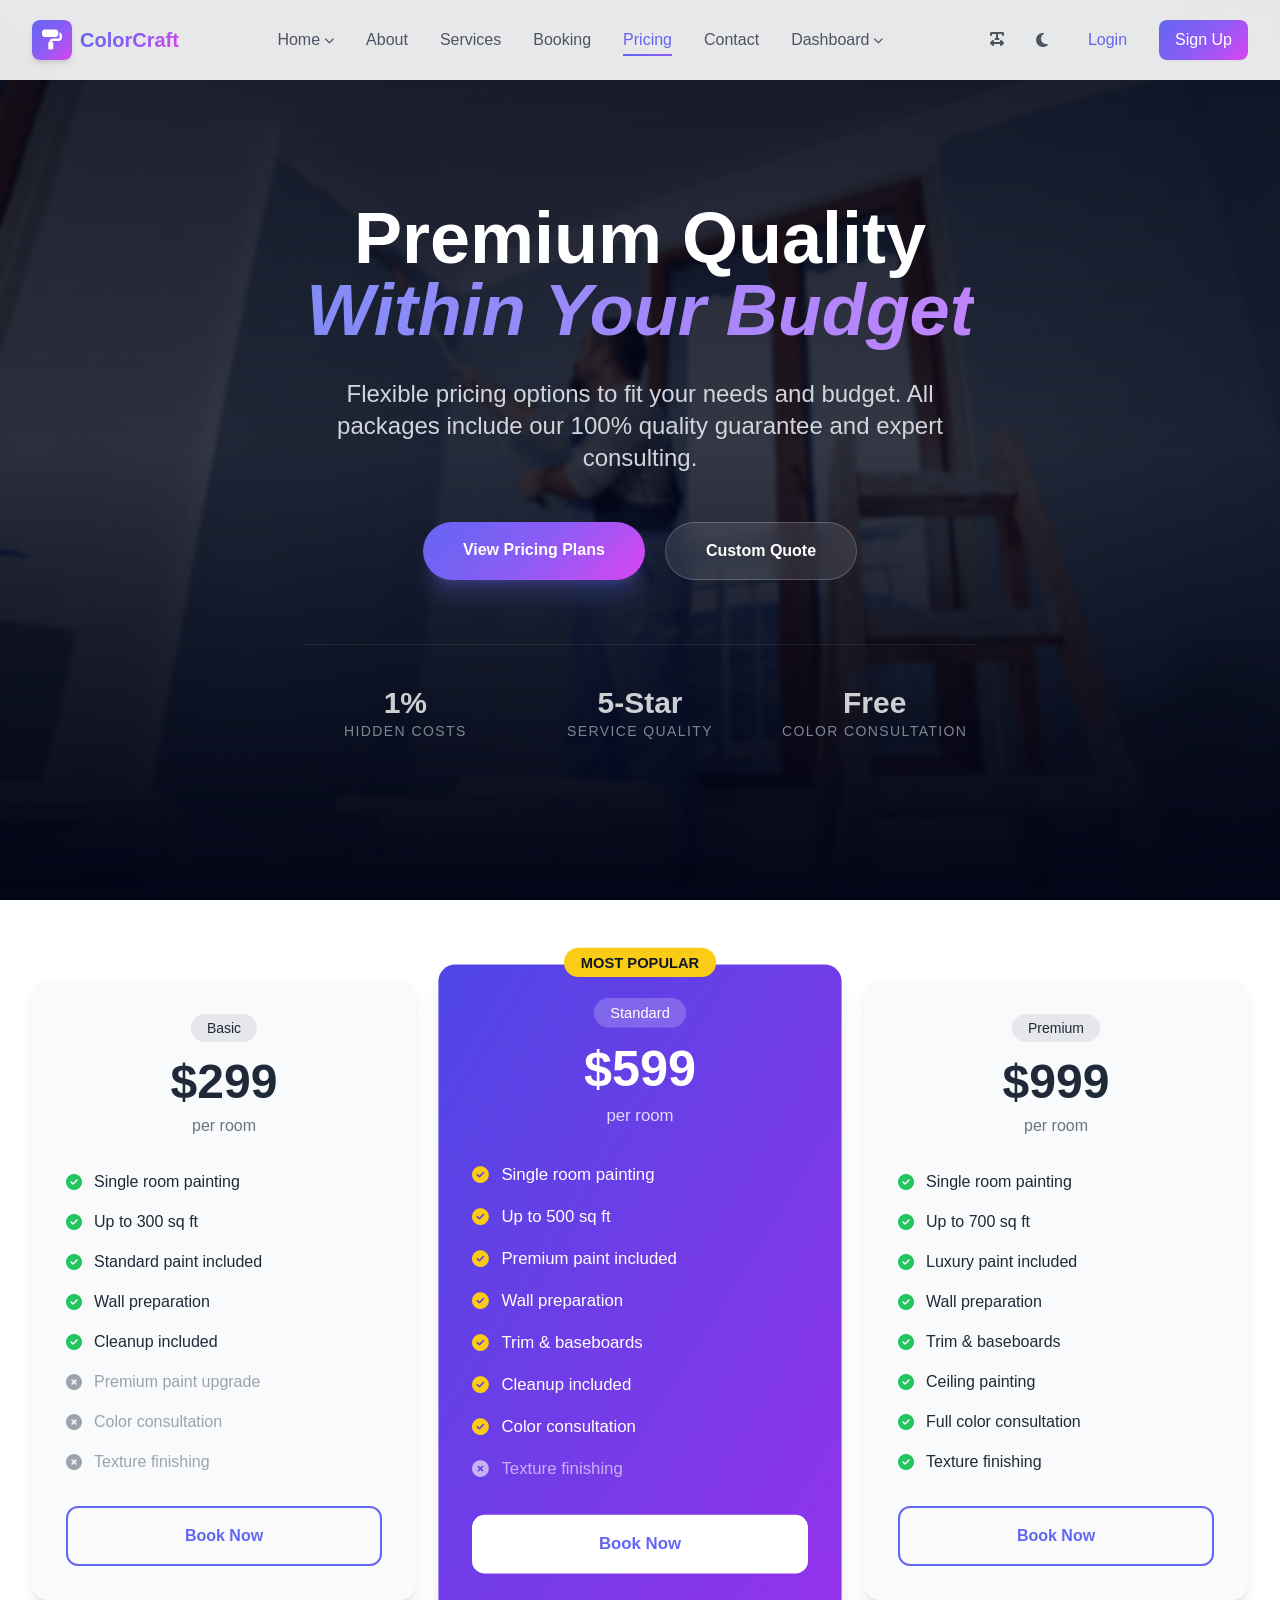
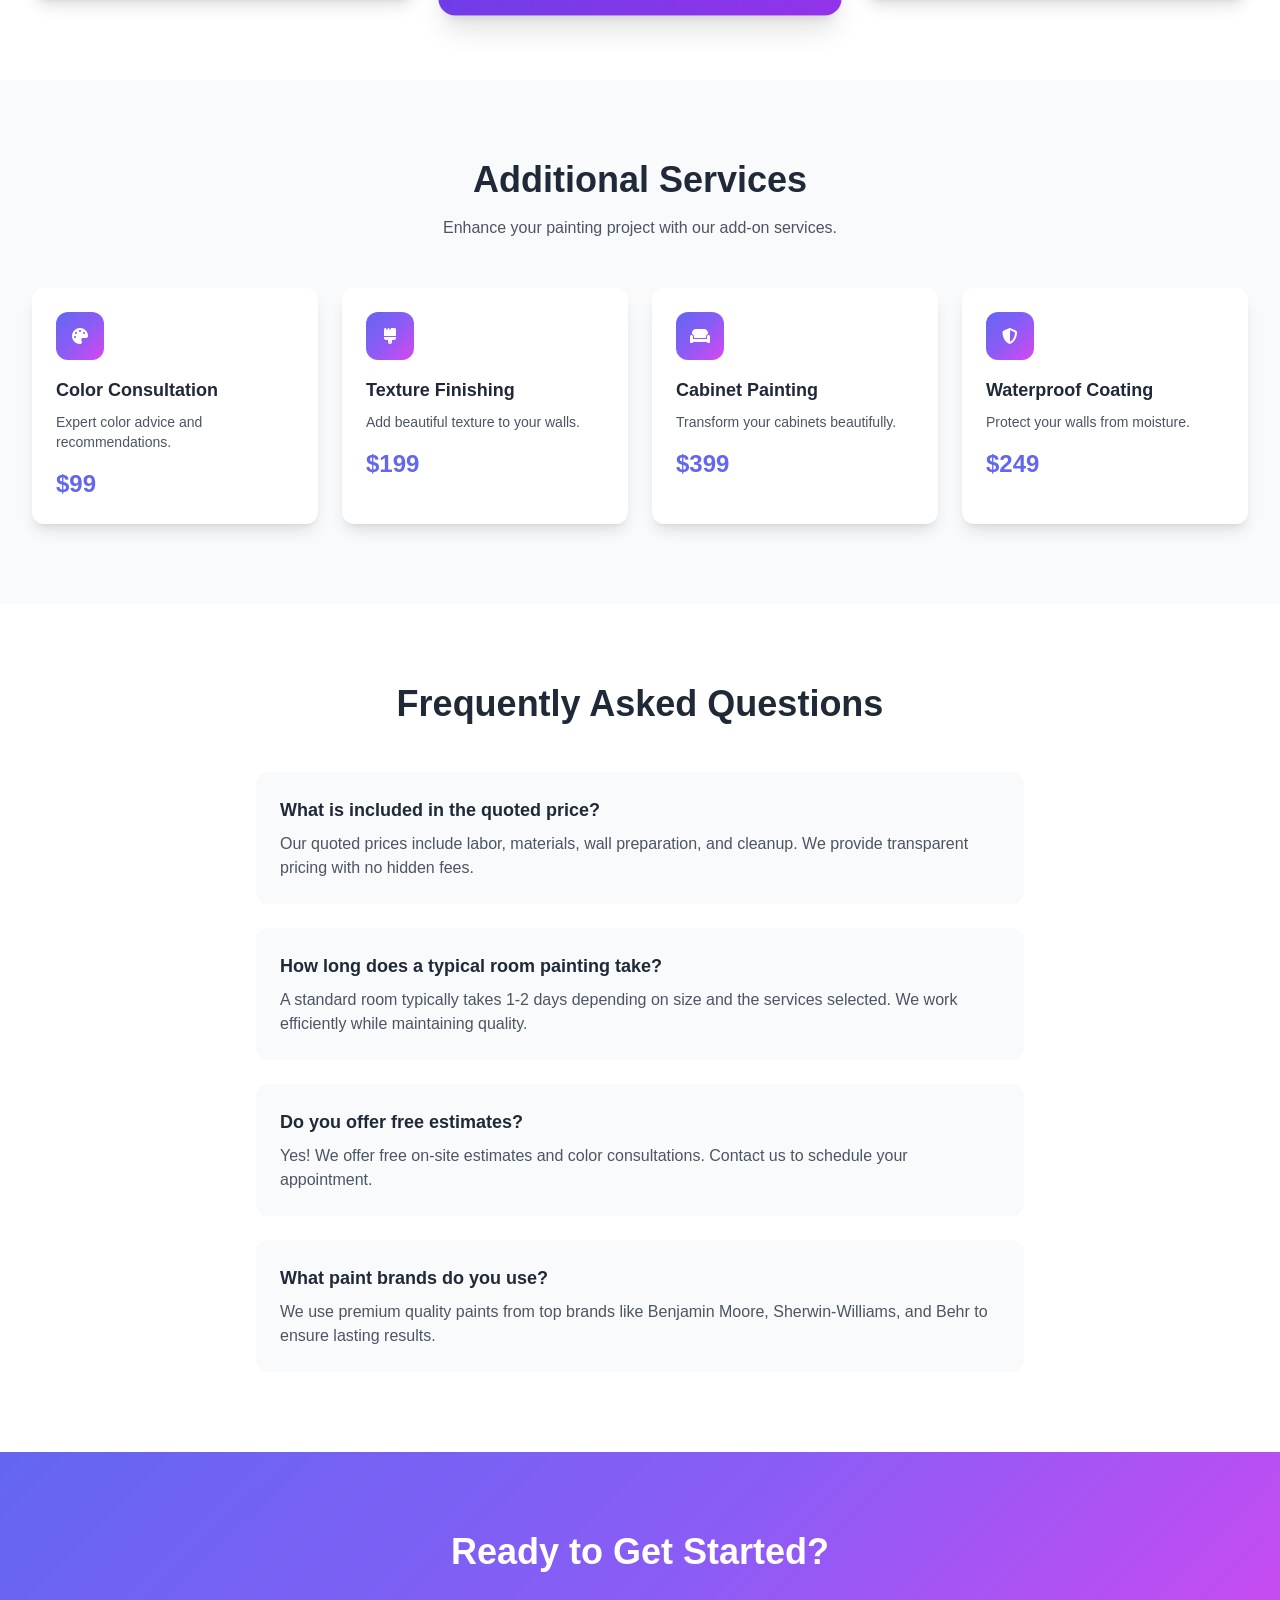
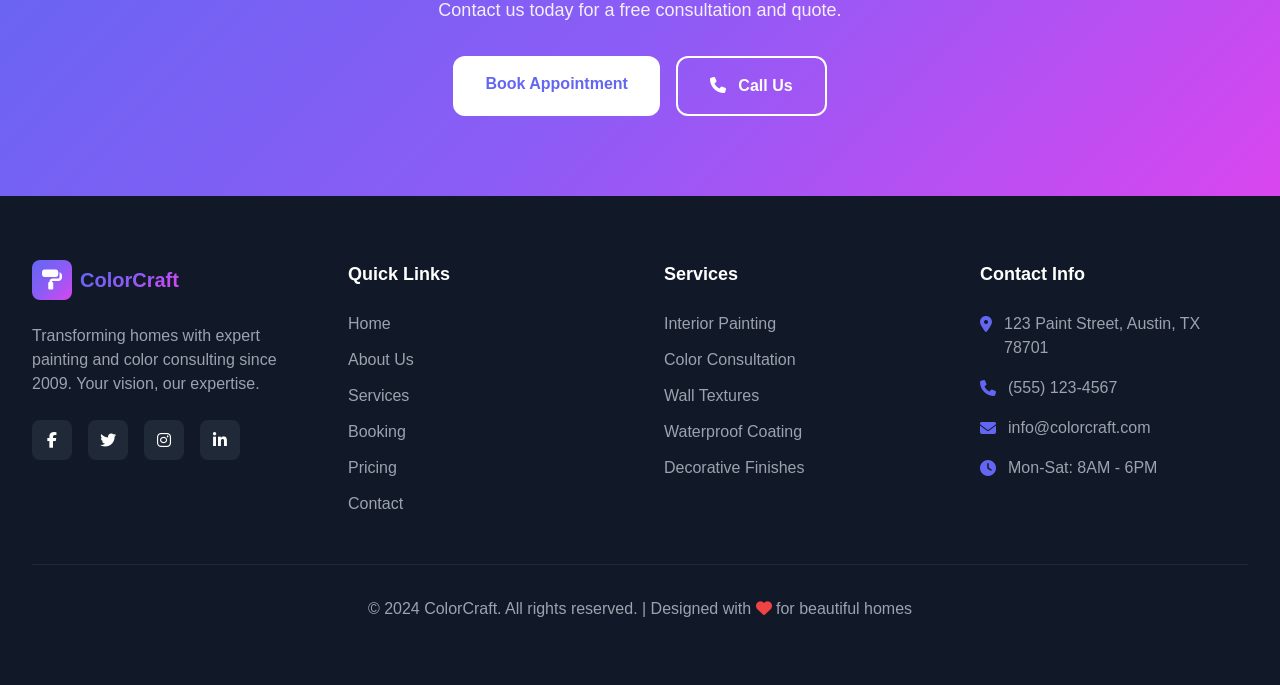
<file: pricing.html>
﻿<!DOCTYPE html>
<html lang="en" class="scroll-smooth">

<head>
    <meta charset="UTF-8">
    <meta name="viewport" content="width=device-width, initial-scale=1.0">
    <title>ColorCraft - About Us | Professional Painting & Color Consulting</title>
    <link rel="stylesheet" href="css/styles.css">
<link rel="icon" type="image/png" href="img/fav-icons1.png">
    <script src="tailwind.js"></script>
    <link rel="stylesheet" href="https://cdnjs.cloudflare.com/ajax/libs/font-awesome/6.4.0/css/all.min.css">
    <style>
        /* Custom CSS for active states and navbar enhancements */
        .nav-link {
            position: relative;
            transition: color 0.2s ease;
        }

        .nav-link:hover {
            color: #6366f1 !important;
        }

        .nav-link::after {
            content: '';
            position: absolute;
            bottom: -4px;
            left: 0;
            width: 0;
            height: 2px;
            background: linear-gradient(135deg, #6366f1 0%, #8b5cf6 100%);
            transition: width 0.3s ease;
        }

        .nav-link:hover::after,
        .nav-link.active-nav-link::after {
            width: 100%;
        }

        /* Active link style for desktop */
        .nav-link.active-nav-link {
            color: #6366f1 !important;
            font-weight: 500;
        }

        /* Dropdown active item styling */
        .dropdown-item.active-dropdown-item,
        .home-drop-item.active-dropdown-item,
        .dashboard-drop-item.active-dropdown-item {
            background-color: rgba(99, 102, 241, 0.1) !important;
            color: #6366f1 !important;
            font-weight: 500;
        }

        /* Mobile menu active states */
        .mobile-link-active {
            color: #6366f1 !important;
            background-color: rgba(99, 102, 241, 0.1) !important;
            border-radius: 0.5rem;
            font-weight: 500;
        }

        .group .absolute a:hover,
        .group .absolute a.active-dropdown-item,
        #mobileMenu a.block:not(.border-2):not(.gradient-bg):hover,
        #mobileMenu a.block:not(.border-2):not(.gradient-bg).mobile-link-active,
        #mobileMenu button.w-full:hover,
        #mobileMenu button.w-full.mobile-link-active {
            color: #6366f1 !important;
            background-color: rgba(99, 102, 241, 0.1) !important;
            border-radius: 0.5rem;
        }

        /* Mobile Menu Styles - Fixed Open/Close */
        .mobile-menu {
            transform: translateX(100%);
            transition: transform 0.35s cubic-bezier(0.4, 0, 0.2, 1);
            visibility: hidden;
        }
        
        .mobile-menu.open {
            transform: translateX(0);
            visibility: visible;
        }

        /* Overlay for mobile menu */
        .mobile-menu-overlay {
            position: fixed;
            inset: 0;
            background-color: rgba(0, 0, 0, 0.5);
            z-index: 55;
            opacity: 0;
            visibility: hidden;
            transition: opacity 0.3s ease, visibility 0.3s ease;
        }
        
        .mobile-menu-overlay.active {
            opacity: 1;
            visibility: visible;
        }

        /* About page specific animations */
        .about-icon {
            transition: transform 0.3s ease;
        }
        
        .about-card:hover .about-icon {
            transform: scale(1.1);
        }
        
        /* Prevent body scroll when mobile menu is open */
        body.menu-open {
            overflow: hidden;
        }

        /* Hero Section Gradient Enhancement */
        .hero-gradient {
            background: linear-gradient(135deg, #667eea 0%, #764ba2 100%);
        }
        
        /* Stats Counter Styling */
        .stat-number {
            font-size: 2.5rem;
            font-weight: 800;
            background: linear-gradient(135deg, #6366f1, #8b5cf6);
            -webkit-background-clip: text;
            background-clip: text;
            color: transparent;
        }
        
        /* Team hover effects */
        .team-card {
            transition: transform 0.3s ease, box-shadow 0.3s ease;
        }
        .team-card:hover {
            transform: translateY(-8px);
            box-shadow: 0 20px 25px -12px rgba(0, 0, 0, 0.15);
        }
    </style>
    <script>
        tailwind.config = {
            darkMode: 'class',
            theme: {
                extend: {
                    colors: {
                        primary: '#6366f1',
                        secondary: '#8b5cf6',
                    }
                }
            }
        }
    </script>
</head>

<body class="bg-gray-50 dark:bg-slate-900 text-gray-800 dark:text-gray-100">

    <!-- Navigation Bar -->
    <nav id="navbar"
        class="fixed top-0 left-0 right-0 z-50 bg-white/90 dark:bg-slate-900/90 backdrop-blur-sm transition-all duration-300 shadow-sm">
        <div class="max-w-7xl mx-auto px-4 sm:px-6 lg:px-8">
            <div class="flex items-center justify-between h-16 lg:h-20">
                <a href="index.html" class="flex items-center gap-2 hover:opacity-90 transition-opacity">
                    <div class="w-10 h-10 gradient-bg rounded-lg flex items-center justify-center shadow-md">
                        <i class="fas fa-paint-roller text-white text-xl"></i>
                    </div>
                    <span class="text-xl font-bold gradient-text">ColorCraft</span>
                </a>

                <!-- Desktop Navigation -->
                <div class="hidden lg:flex items-center gap-8">
                    <!-- Home Dropdown -->
                    <div class="relative group">
                        <button id="desktopHomeBtn"
                            class="nav-link flex items-center gap-1 text-gray-600 dark:text-gray-300 hover:text-primary transition py-6">
                            Home <i class="fas fa-chevron-down text-[10px]"></i>
                        </button>
                        <div
                            class="absolute top-full left-0 w-40 bg-white dark:bg-slate-800 shadow-xl rounded-b-lg py-2 opacity-0 invisible group-hover:opacity-100 group-hover:visible transition-all duration-300 border-t-2 border-primary z-50">
                            <a href="index.html"
                                class="home-drop-item block px-4 py-2 text-sm text-gray-700 dark:text-gray-200 hover:bg-primary/10 hover:text-primary transition"
                                data-page="index">Home 1</a>
                            <a href="home2.html"
                                class="home-drop-item block px-4 py-2 text-sm text-gray-700 dark:text-gray-200 hover:bg-primary/10 hover:text-primary transition"
                                data-page="home2">Home 2</a>
                        </div>
                    </div>

                    <a href="about.html" class="nav-link text-gray-600 dark:text-gray-300 hover:text-primary transition"
                        data-page="about">About</a>
                    <a href="services.html"
                        class="nav-link text-gray-600 dark:text-gray-300 hover:text-primary transition"
                        data-page="services">Services</a>
                    <a href="booking.html"
                        class="nav-link text-gray-600 dark:text-gray-300 hover:text-primary transition"
                        data-page="booking">Booking</a>
                    <a href="pricing.html"
                        class="nav-link text-gray-600 dark:text-gray-300 hover:text-primary transition"
                        data-page="pricing">Pricing</a>
                    <a href="contact.html"
                        class="nav-link text-gray-600 dark:text-gray-300 hover:text-primary transition"
                        data-page="contact">Contact</a>

                    <!-- Dashboard Dropdown -->
                    <div class="relative group">
                        <button id="desktopDashboardBtn"
                            class="nav-link flex items-center gap-1 text-gray-600 dark:text-gray-300 hover:text-primary transition py-6">
                            Dashboard <i class="fas fa-chevron-down text-[10px]"></i>
                        </button>
                        <div
                            class="absolute top-full left-0 w-40 bg-white dark:bg-slate-800 shadow-xl rounded-b-lg py-2 opacity-0 invisible group-hover:opacity-100 group-hover:visible transition-all duration-300 border-t-2 border-primary z-50">
                            <a href="admin.html"
                                class="dashboard-drop-item block px-4 py-2 text-sm text-gray-700 dark:text-gray-200 hover:bg-primary/10 hover:text-primary transition"
                                data-page="admin">Admin</a>
                            <a href="user.html"
                                class="dashboard-drop-item block px-4 py-2 text-sm text-gray-700 dark:text-gray-200 hover:bg-primary/10 hover:text-primary transition"
                                data-page="user">User</a>
                        </div>
                    </div>
                </div>

                <!-- Desktop Right Buttons -->
                <div class="hidden lg:flex items-center gap-4">
                    <button id="ltrToggle"
                        class="p-2 rounded-full hover:bg-gray-100 dark:hover:bg-slate-800 transition text-gray-600 dark:text-gray-300">
                        <i class="fas fa-text-width"></i>
                    </button>
                    <button class="darkModeBtn p-2 rounded-full hover:bg-gray-100 dark:hover:bg-slate-800 transition">
                        <i class="fas fa-sun sun-icon text-yellow-500 hidden dark:block"></i>
                        <i class="fas fa-moon moon-icon text-gray-600 block dark:hidden"></i>
                    </button>
                    <a href="login.html"
                        class="px-4 py-2 text-primary font-medium hover:bg-primary/10 rounded-lg transition">Login</a>
                    <a href="signup.html"
                        class="px-4 py-2 gradient-bg text-white font-medium rounded-lg hover:opacity-90 transition shadow-sm">Sign
                        Up</a>
                </div>

                <!-- Mobile Menu Button -->
                <button id="menuBtn" class="lg:hidden p-2 text-gray-600 dark:text-gray-300 hover:bg-gray-100 dark:hover:bg-slate-800 rounded-lg transition">
                    <i class="fas fa-bars text-2xl"></i>
                </button>
            </div>
        </div>
    </nav>

    <!-- Mobile Menu Overlay -->
    <div id="mobileMenuOverlay" class="mobile-menu-overlay"></div>

    <!-- Mobile Menu Sidebar -->
    <div id="mobileMenu"
        class="mobile-menu fixed top-0 right-0 bottom-0 w-80 max-w-[85%] z-[60] bg-white dark:bg-slate-900 shadow-2xl overflow-y-auto">
        <div class="sticky top-0 bg-white dark:bg-slate-900 z-10 p-4 flex justify-between items-center border-b dark:border-slate-700">
            <a href="index.html" class="flex items-center gap-2 hover:opacity-90 transition-opacity">
                <div class="w-10 h-10 gradient-bg rounded-lg flex items-center justify-center">
                    <i class="fas fa-paint-roller text-white text-xl"></i>
                </div>
                <span class="text-xl font-bold gradient-text">ColorCraft</span>
            </a>
            <button id="closeMenuBtn" class="p-2 hover:bg-gray-100 dark:hover:bg-slate-800 rounded-lg transition">
                <i class="fas fa-times text-2xl"></i>
            </button>
        </div>

        <div class="p-4 space-y-2 pb-8">
            <!-- Mobile Home Dropdown -->
            <div class="border-b dark:border-slate-800 pb-2">
                <button id="mobileHomeToggle"
                    class="w-full flex justify-between items-center py-3 px-4 text-gray-600 dark:text-gray-300 font-medium hover:bg-gray-100 dark:hover:bg-slate-800 rounded-lg transition">
                    Home <i class="fas fa-chevron-down text-xs transition-transform duration-200" id="homeMobileIcon"></i>
                </button>
                <div id="homeMobile" class="hidden pl-4 space-y-2 pb-2 mt-2">
                    <a href="index.html"
                        class="mobile-sub-link block py-2 px-4 text-gray-500 dark:text-gray-400 hover:text-primary hover:bg-primary/10 rounded-lg transition"
                        data-page="index">Home 1</a>
                    <a href="home2.html"
                        class="mobile-sub-link block py-2 px-4 text-gray-500 dark:text-gray-400 hover:text-primary hover:bg-primary/10 rounded-lg transition"
                        data-page="home2">Home 2</a>
                </div>
            </div>

            <a href="about.html"
                class="mobile-main-link block py-3 px-4 text-gray-600 dark:text-gray-300 font-medium border-b dark:border-slate-800 transition hover:bg-gray-100 dark:hover:bg-slate-800 rounded-lg"
                data-page="about">About</a>
            <a href="services.html"
                class="mobile-main-link block py-3 px-4 text-gray-600 dark:text-gray-300 font-medium border-b dark:border-slate-800 transition hover:bg-gray-100 dark:hover:bg-slate-800 rounded-lg"
                data-page="services">Services</a>
            <a href="booking.html"
                class="mobile-main-link block py-3 px-4 text-gray-600 dark:text-gray-300 font-medium border-b dark:border-slate-800 transition hover:bg-gray-100 dark:hover:bg-slate-800 rounded-lg"
                data-page="booking">Booking</a>
            <a href="pricing.html"
                class="mobile-main-link block py-3 px-4 text-gray-600 dark:text-gray-300 font-medium border-b dark:border-slate-800 transition hover:bg-gray-100 dark:hover:bg-slate-800 rounded-lg"
                data-page="pricing">Pricing</a>
            <a href="contact.html"
                class="mobile-main-link block py-3 px-4 text-gray-600 dark:text-gray-300 font-medium border-b dark:border-slate-800 transition hover:bg-gray-100 dark:hover:bg-slate-800 rounded-lg"
                data-page="contact">Contact</a>

            <!-- Mobile Dashboard Dropdown -->
            <div class="border-b dark:border-slate-800 pb-2">
                <button id="mobileDashboardToggle"
                    class="w-full flex justify-between items-center py-3 px-4 text-gray-600 dark:text-gray-300 font-medium hover:bg-gray-100 dark:hover:bg-slate-800 rounded-lg transition">
                    Dashboard <i class="fas fa-chevron-down text-xs transition-transform duration-200" id="dashMobileIcon"></i>
                </button>
                <div id="dashMobile" class="hidden pl-4 space-y-2 pb-2 mt-2">
                    <a href="admin.html"
                        class="mobile-sub-link block py-2 px-4 text-gray-500 dark:text-gray-400 hover:text-primary hover:bg-primary/10 rounded-lg transition"
                        data-page="admin">Admin</a>
                    <a href="user.html"
                        class="mobile-sub-link block py-2 px-4 text-gray-500 dark:text-gray-400 hover:text-primary hover:bg-primary/10 rounded-lg transition"
                        data-page="user">User</a>
                </div>
            </div>

            <div class="pt-6 space-y-4">
                <div class="flex items-center justify-around gap-4">
                    <button id="ltrToggleMobile"
                        class="flex-1 p-3 rounded-xl bg-gray-100 dark:bg-slate-800 text-gray-600 dark:text-gray-300 flex flex-col items-center gap-1 transition hover:bg-gray-200 dark:hover:bg-slate-700">
                        <i class="fas fa-text-width"></i>
                        <span class="text-[10px]">LTR/RTL</span>
                    </button>
                    <button
                        class="darkModeBtn flex-1 p-3 rounded-xl bg-gray-100 dark:bg-slate-800 text-gray-600 dark:text-gray-300 flex flex-col items-center gap-1 transition hover:bg-gray-200 dark:hover:bg-slate-700">
                        <i class="fas fa-moon dark:hidden"></i>
                        <i class="fas fa-sun hidden dark:block text-yellow-500"></i>
                        <span class="text-[10px]">Theme</span>
                    </button>
                </div>

                <a href="login.html"
                    class="block py-3 text-center text-primary font-bold rounded-lg border-2 border-primary transition hover:bg-primary/10">Login</a>
                <a href="signup.html"
                    class="block py-3 text-center gradient-bg text-white font-bold rounded-lg shadow-md transition hover:opacity-90">Sign
                    Up</a>
            </div>
        </div>
    </div>

  


    <script>
        // ========================
        // 1. DARK MODE LOGIC
        // ========================
        const darkModeButtons = document.querySelectorAll('.darkModeBtn');
        if (localStorage.theme === 'dark' || (!('theme' in localStorage) && window.matchMedia('(prefers-color-scheme: dark)').matches)) {
            document.documentElement.classList.add('dark');
        } else {
            document.documentElement.classList.remove('dark');
        }
        darkModeButtons.forEach(btn => {
            btn.addEventListener('click', () => {
                if (document.documentElement.classList.contains('dark')) {
                    document.documentElement.classList.remove('dark');
                    localStorage.theme = 'light';
                } else {
                    document.documentElement.classList.add('dark');
                    localStorage.theme = 'dark';
                }
            });
        });

        // ========================
        // 2. MOBILE MENU CONTROLS - FIXED OPEN/CLOSE
        // ========================
        const menuBtn = document.getElementById('menuBtn');
        const closeMenuBtn = document.getElementById('closeMenuBtn');
        const mobileMenu = document.getElementById('mobileMenu');
        const overlay = document.getElementById('mobileMenuOverlay');
        const body = document.body;

        function openMobileMenu() {
            if (mobileMenu) {
                mobileMenu.classList.add('open');
                if (overlay) overlay.classList.add('active');
                body.classList.add('menu-open');
            }
        }

        function closeMobileMenu() {
            if (mobileMenu) {
                mobileMenu.classList.remove('open');
                if (overlay) overlay.classList.remove('active');
                body.classList.remove('menu-open');
            }
        }

        if (menuBtn) {
            menuBtn.addEventListener('click', openMobileMenu);
        }
        if (closeMenuBtn) {
            closeMenuBtn.addEventListener('click', closeMobileMenu);
        }
        if (overlay) {
            overlay.addEventListener('click', closeMobileMenu);
        }

        document.addEventListener('keydown', (e) => {
            if (e.key === 'Escape' && mobileMenu && mobileMenu.classList.contains('open')) {
                closeMobileMenu();
            }
        });

        function toggleMobileDropdown(id, iconId) {
            const element = document.getElementById(id);
            const icon = document.getElementById(iconId);
            if (element && icon) {
                element.classList.toggle('hidden');
                icon.classList.toggle('rotate-180');
            }
        }
        
        const homeToggle = document.getElementById('mobileHomeToggle');
        const dashToggle = document.getElementById('mobileDashboardToggle');
        if (homeToggle) {
            homeToggle.addEventListener('click', () => toggleMobileDropdown('homeMobile', 'homeMobileIcon'));
        }
        if (dashToggle) {
            dashToggle.addEventListener('click', () => toggleMobileDropdown('dashMobile', 'dashMobileIcon'));
        }

        const allMobileLinks = document.querySelectorAll('.mobile-main-link, .mobile-sub-link, #mobileMenu a.block, #mobileMenu a[href]');
        allMobileLinks.forEach(link => {
            link.addEventListener('click', (e) => {
                if (link.getAttribute('href') && !link.classList.contains('border-2')) {
                    setTimeout(() => {
                        closeMobileMenu();
                    }, 150);
                }
            });
        });

        // ========================
        // 3. LTR/RTL LOGIC
        // ========================
        const ltrToggle = document.getElementById('ltrToggle');
        const ltrToggleMobile = document.getElementById('ltrToggleMobile');
        const setDirection = (btn) => {
            if (btn) {
                btn.addEventListener('click', () => {
                    const isRTL = document.documentElement.dir === 'rtl';
                    document.documentElement.dir = isRTL ? 'ltr' : 'rtl';
                });
            }
        };
        setDirection(ltrToggle);
        setDirection(ltrToggleMobile);

        // ========================
        // 4. ACTIVE PAGE HIGHLIGHT - UPDATED: Make PRICING active (remove Booking active)
        // ========================
        function getCurrentPageId() {
            const path = window.location.pathname;
            const filename = path.split('/').pop() || 'about.html';
            const page = filename.split('?')[0].split('#')[0];
            if (page === '' || page === 'index.html') return 'index';
            if (page === 'home2.html') return 'home2';
            if (page === 'about.html') return 'about';
            if (page === 'services.html') return 'services';
            if (page === 'booking.html') return 'booking';
            if (page === 'pricing.html') return 'pricing';
            if (page === 'contact.html') return 'contact';
            if (page === 'admin.html') return 'admin';
            if (page === 'user.html') return 'user';
            return 'about';
        }

        function clearAllActiveStates() {
            document.querySelectorAll('.nav-link').forEach(link => link.classList.remove('active-nav-link'));
            document.querySelectorAll('.home-drop-item, .dashboard-drop-item').forEach(item => item.classList.remove('active-dropdown-item'));
            document.querySelectorAll('.mobile-main-link').forEach(link => link.classList.remove('mobile-link-active'));
            document.querySelectorAll('.mobile-sub-link').forEach(link => link.classList.remove('mobile-link-active'));
            const desktopHomeBtn = document.getElementById('desktopHomeBtn');
            const desktopDashBtn = document.getElementById('desktopDashboardBtn');
            if (desktopHomeBtn) desktopHomeBtn.classList.remove('active-nav-link');
            if (desktopDashBtn) desktopDashBtn.classList.remove('active-nav-link');
        }

        function applyActiveHighlight() {
            const currentPage = getCurrentPageId();
            
            // UPDATED: For about.html, we want to activate PRICING instead of Booking/About
            if (currentPage === 'about') {
                // Activate PRICING link (desktop)
                const pricingDesktop = document.querySelector('.nav-link[data-page="pricing"]');
                if (pricingDesktop) pricingDesktop.classList.add('active-nav-link');
                // Mobile: activate PRICING
                const pricingMobile = document.querySelector('.mobile-main-link[data-page="pricing"]');
                if (pricingMobile) pricingMobile.classList.add('mobile-link-active');
                // Remove any active state from Booking, Services, About links
                const bookingDesktop = document.querySelector('.nav-link[data-page="booking"]');
                if (bookingDesktop) bookingDesktop.classList.remove('active-nav-link');
                const servicesDesktop = document.querySelector('.nav-link[data-page="services"]');
                if (servicesDesktop) servicesDesktop.classList.remove('active-nav-link');
                const aboutDesktop = document.querySelector('.nav-link[data-page="about"]');
                if (aboutDesktop) aboutDesktop.classList.remove('active-nav-link');
                const aboutMobile = document.querySelector('.mobile-main-link[data-page="about"]');
                if (aboutMobile) aboutMobile.classList.remove('mobile-link-active');
                const servicesMobile = document.querySelector('.mobile-main-link[data-page="services"]');
                if (servicesMobile) servicesMobile.classList.remove('mobile-link-active');
                const bookingMobile = document.querySelector('.mobile-main-link[data-page="booking"]');
                if (bookingMobile) bookingMobile.classList.remove('mobile-link-active');
                // Also ensure Home dropdown is not active
                const homeBtn = document.getElementById('desktopHomeBtn');
                if (homeBtn) homeBtn.classList.remove('active-nav-link');
            }
            else if (currentPage === 'index' || currentPage === 'home2') {
                const homeBtn = document.getElementById('desktopHomeBtn');
                if (homeBtn) homeBtn.classList.add('active-nav-link');
                const activeHomeChild = document.querySelector(`.home-drop-item[data-page="${currentPage}"]`);
                if (activeHomeChild) activeHomeChild.classList.add('active-dropdown-item');
                const mobileSubHome = document.querySelector(`.mobile-sub-link[data-page="${currentPage}"]`);
                if (mobileSubHome) mobileSubHome.classList.add('mobile-link-active');
            }
            else if (currentPage === 'admin' || currentPage === 'user') {
                const dashBtn = document.getElementById('desktopDashboardBtn');
                if (dashBtn) dashBtn.classList.add('active-nav-link');
                const activeDashChild = document.querySelector(`.dashboard-drop-item[data-page="${currentPage}"]`);
                if (activeDashChild) activeDashChild.classList.add('active-dropdown-item');
                const mobileSubDash = document.querySelector(`.mobile-sub-link[data-page="${currentPage}"]`);
                if (mobileSubDash) mobileSubDash.classList.add('mobile-link-active');
            }
            else {
                const desktopLink = document.querySelector(`.nav-link[data-page="${currentPage}"]`);
                if (desktopLink) desktopLink.classList.add('active-nav-link');
                const mobileLink = document.querySelector(`.mobile-main-link[data-page="${currentPage}"]`);
                if (mobileLink) mobileLink.classList.add('mobile-link-active');
            }
        }

        function addDataAttributes() {
            document.querySelectorAll('.nav-link[href="about.html"]').forEach(el => el.setAttribute('data-page', 'about'));
            document.querySelectorAll('.nav-link[href="services.html"]').forEach(el => el.setAttribute('data-page', 'services'));
            document.querySelectorAll('.nav-link[href="booking.html"]').forEach(el => el.setAttribute('data-page', 'booking'));
            document.querySelectorAll('.nav-link[href="pricing.html"]').forEach(el => el.setAttribute('data-page', 'pricing'));
            document.querySelectorAll('.nav-link[href="contact.html"]').forEach(el => el.setAttribute('data-page', 'contact'));
            document.querySelectorAll('.mobile-main-link[href="about.html"]').forEach(el => el.setAttribute('data-page', 'about'));
            document.querySelectorAll('.mobile-main-link[href="services.html"]').forEach(el => el.setAttribute('data-page', 'services'));
            document.querySelectorAll('.mobile-main-link[href="booking.html"]').forEach(el => el.setAttribute('data-page', 'booking'));
            document.querySelectorAll('.mobile-main-link[href="pricing.html"]').forEach(el => el.setAttribute('data-page', 'pricing'));
            document.querySelectorAll('.mobile-main-link[href="contact.html"]').forEach(el => el.setAttribute('data-page', 'contact'));
        }

        window.addEventListener('popstate', () => {
            clearAllActiveStates();
            applyActiveHighlight();
        });

        document.addEventListener('DOMContentLoaded', () => {
            addDataAttributes();
            clearAllActiveStates();
            applyActiveHighlight();
        });
    </script>

</body>

</html>

    

    <section class="relative min-h-screen flex items-center justify-center overflow-hidden bg-slate-950">
    
    <div class="absolute inset-0 z-0">
        <img src="img/pricing1.png" 
             alt="Luxury Interior" 
             class="w-full h-full object-cover opacity-50">
        <div class="absolute inset-0 bg-slate-950/60 backdrop-blur-[2px]"></div>
        <div class="absolute inset-0 bg-gradient-to-t from-slate-950 via-transparent to-slate-950/50"></div>
    </div>

    <div class="relative z-10 max-w-7xl mx-auto px-4 sm:px-6 lg:px-8 text-center">
        <div class="max-w-4xl mx-auto">
            
            <span class="inline-block px-4 py-1.5 mb-6 text-sm font-bold tracking-[0.2em] text-indigo-400 ">
            
            </span>
            
            <h1 class="text-5xl md:text-7xl font-extrabold text-white mb-8 leading-tight">
                Premium Quality <br>
                <span class="text-transparent bg-clip-text bg-gradient-to-r from-indigo-400 to-purple-400 italic">
                    Within Your Budget
                </span>
            </h1>
            
            <p class="text-xl md:text-2xl text-gray-300 mb-12 max-w-2xl mx-auto leading-relaxed font-light">
                Flexible pricing options to fit your needs and budget. All packages include our 100% quality guarantee and expert consulting.
            </p>

            <div class="flex flex-col sm:flex-row gap-5 justify-center mb-16">
                <a href="#plans" class="px-10 py-4 gradient-bg hover:bg-indigo-700 text-white font-bold rounded-full transition-all transform hover:scale-105 shadow-xl shadow-indigo-500/25">
                    View Pricing Plans
                </a>
                <a href="#contact" class="px-10 py-4 bg-white/10 hover:bg-white/20 text-white font-bold rounded-full backdrop-blur-md border border-white/20 transition-all">
                    Custom Quote
                </a>
            </div>

            <div class="grid grid-cols-2 md:grid-cols-3 gap-8 pt-10 border-t border-white/10 opacity-80">
                <div>
                    <p class="text-3xl font-bold text-white">1%</p>
                    <p class="text-sm text-gray-400 uppercase tracking-widest">Hidden Costs</p>
                </div>
                <div>
                    <p class="text-3xl font-bold text-white">5-Star</p>
                    <p class="text-sm text-gray-400 uppercase tracking-widest">Service Quality</p>
                </div>
                <div class="hidden md:block">
                    <p class="text-3xl font-bold text-white">Free</p>
                    <p class="text-sm text-gray-400 uppercase tracking-widest">Color Consultation</p>
                </div>
            </div>
        </div>
    </div>

    
</section>

    <section class="py-20 bg-white dark:bg-slate-800">
        <div class="max-w-7xl mx-auto px-4 sm:px-6 lg:px-8">
            <div class="grid md:grid-cols-3 gap-8">
                <div class="bg-gray-50 dark:bg-slate-700 rounded-2xl p-8 shadow-lg hover:shadow-xl transition border-2 border-transparent hover:border-primary/20">
                    <div class="text-center mb-8">
                        <span class="inline-block px-4 py-1 bg-gray-200 dark:bg-slate-600 rounded-full text-sm font-medium mb-4">Basic</span>
                        <div class="text-5xl font-bold mb-2">$299</div>
                        <p class="text-gray-500 dark:text-gray-400">per room</p>
                    </div>
                    <ul class="space-y-4 mb-8">
                        <li class="flex items-center gap-3">
                            <i class="fas fa-check-circle text-green-500"></i>
                            <span>Single room painting</span>
                        </li>
                        <li class="flex items-center gap-3">
                            <i class="fas fa-check-circle text-green-500"></i>
                            <span>Up to 300 sq ft</span>
                        </li>
                        <li class="flex items-center gap-3">
                            <i class="fas fa-check-circle text-green-500"></i>
                            <span>Standard paint included</span>
                        </li>
                        <li class="flex items-center gap-3">
                            <i class="fas fa-check-circle text-green-500"></i>
                            <span>Wall preparation</span>
                        </li>
                        <li class="flex items-center gap-3">
                            <i class="fas fa-check-circle text-green-500"></i>
                            <span>Cleanup included</span>
                        </li>
                        <li class="flex items-center gap-3 text-gray-400">
                            <i class="fas fa-times-circle"></i>
                            <span>Premium paint upgrade</span>
                        </li>
                        <li class="flex items-center gap-3 text-gray-400">
                            <i class="fas fa-times-circle"></i>
                            <span>Color consultation</span>
                        </li>
                        <li class="flex items-center gap-3 text-gray-400">
                            <i class="fas fa-times-circle"></i>
                            <span>Texture finishing</span>
                        </li>
                    </ul>
                    <a href="booking.html" class="block w-full py-4 text-center border-2 border-primary text-primary font-bold rounded-xl hover:bg-primary hover:text-white transition">
                        Book Now
                    </a>
                </div>

                <div class="bg-gradient-to-br from-indigo-600 to-purple-600 rounded-2xl p-8 shadow-xl relative transform scale-105">
                    <div class="absolute -top-4 left-1/2 transform -translate-x-1/2 px-4 py-1 bg-yellow-400 text-gray-900 text-sm font-bold rounded-full">
                        MOST POPULAR
                    </div>
                    <div class="text-center mb-8 text-white">
                        <span class="inline-block px-4 py-1 bg-white/20 rounded-full text-sm font-medium mb-4">Standard</span>
                        <div class="text-5xl font-bold mb-2">$599</div>
                        <p class="text-white/80">per room</p>
                    </div>
                    <ul class="space-y-4 mb-8 text-white">
                        <li class="flex items-center gap-3">
                            <i class="fas fa-check-circle text-yellow-400"></i>
                            <span>Single room painting</span>
                        </li>
                        <li class="flex items-center gap-3">
                            <i class="fas fa-check-circle text-yellow-400"></i>
                            <span>Up to 500 sq ft</span>
                        </li>
                        <li class="flex items-center gap-3">
                            <i class="fas fa-check-circle text-yellow-400"></i>
                            <span>Premium paint included</span>
                        </li>
                        <li class="flex items-center gap-3">
                            <i class="fas fa-check-circle text-yellow-400"></i>
                            <span>Wall preparation</span>
                        </li>
                        <li class="flex items-center gap-3">
                            <i class="fas fa-check-circle text-yellow-400"></i>
                            <span>Trim & baseboards</span>
                        </li>
                        <li class="flex items-center gap-3">
                            <i class="fas fa-check-circle text-yellow-400"></i>
                            <span>Cleanup included</span>
                        </li>
                        <li class="flex items-center gap-3">
                            <i class="fas fa-check-circle text-yellow-400"></i>
                            <span>Color consultation</span>
                        </li>
                        <li class="flex items-center gap-3 text-white/60">
                            <i class="fas fa-times-circle"></i>
                            <span>Texture finishing</span>
                        </li>
                    </ul>
                    <a href="booking.html" class="block w-full py-4 text-center bg-white text-primary font-bold rounded-xl hover:bg-gray-100 transition">
                        Book Now
                    </a>
                </div>

                <div class="bg-gray-50 dark:bg-slate-700 rounded-2xl p-8 shadow-lg hover:shadow-xl transition border-2 border-transparent hover:border-primary/20">
                    <div class="text-center mb-8">
                        <span class="inline-block px-4 py-1 bg-gray-200 dark:bg-slate-600 rounded-full text-sm font-medium mb-4">Premium</span>
                        <div class="text-5xl font-bold mb-2">$999</div>
                        <p class="text-gray-500 dark:text-gray-400">per room</p>
                    </div>
                    <ul class="space-y-4 mb-8">
                        <li class="flex items-center gap-3">
                            <i class="fas fa-check-circle text-green-500"></i>
                            <span>Single room painting</span>
                        </li>
                        <li class="flex items-center gap-3">
                            <i class="fas fa-check-circle text-green-500"></i>
                            <span>Up to 700 sq ft</span>
                        </li>
                        <li class="flex items-center gap-3">
                            <i class="fas fa-check-circle text-green-500"></i>
                            <span>Luxury paint included</span>
                        </li>
                        <li class="flex items-center gap-3">
                            <i class="fas fa-check-circle text-green-500"></i>
                            <span>Wall preparation</span>
                        </li>
                        <li class="flex items-center gap-3">
                            <i class="fas fa-check-circle text-green-500"></i>
                            <span>Trim & baseboards</span>
                        </li>
                        <li class="flex items-center gap-3">
                            <i class="fas fa-check-circle text-green-500"></i>
                            <span>Ceiling painting</span>
                        </li>
                        <li class="flex items-center gap-3">
                            <i class="fas fa-check-circle text-green-500"></i>
                            <span>Full color consultation</span>
                        </li>
                        <li class="flex items-center gap-3">
                            <i class="fas fa-check-circle text-green-500"></i>
                            <span>Texture finishing</span>
                        </li>
                    </ul>
                    <a href="booking.html" class="block w-full py-4 text-center border-2 border-primary text-primary font-bold rounded-xl hover:bg-primary hover:text-white transition">
                        Book Now
                    </a>
                </div>
            </div>
        </div>
    </section>

    <section class="py-20 bg-gray-50 dark:bg-slate-900">
        <div class="max-w-7xl mx-auto px-4 sm:px-6 lg:px-8">
            <div class="text-center mb-12">
                <h2 class="text-3xl md:text-4xl font-bold mb-4">Additional Services</h2>
                <p class="text-gray-600 dark:text-gray-300 max-w-2xl mx-auto">Enhance your painting project with our add-on services.</p>
            </div>
            <div class="grid md:grid-cols-2 lg:grid-cols-4 gap-6">
                <div class="bg-white dark:bg-slate-800 rounded-xl p-6 shadow-lg">
                    <div class="w-12 h-12 gradient-bg rounded-xl flex items-center justify-center mb-4">
                        <i class="fas fa-palette text-white"></i>
                    </div>
                    <h3 class="font-bold text-lg mb-2">Color Consultation</h3>
                    <p class="text-gray-600 dark:text-gray-300 text-sm mb-4">Expert color advice and recommendations.</p>
                    <div class="text-2xl font-bold text-primary">$99</div>
                </div>
                <div class="bg-white dark:bg-slate-800 rounded-xl p-6 shadow-lg">
                    <div class="w-12 h-12 gradient-bg rounded-xl flex items-center justify-center mb-4">
                        <i class="fas fa-brush text-white"></i>
                    </div>
                    <h3 class="font-bold text-lg mb-2">Texture Finishing</h3>
                    <p class="text-gray-600 dark:text-gray-300 text-sm mb-4">Add beautiful texture to your walls.</p>
                    <div class="text-2xl font-bold text-primary">$199</div>
                </div>
                <div class="bg-white dark:bg-slate-800 rounded-xl p-6 shadow-lg">
                    <div class="w-12 h-12 gradient-bg rounded-xl flex items-center justify-center mb-4">
                        <i class="fas fa-couch text-white"></i>
                    </div>
                    <h3 class="font-bold text-lg mb-2">Cabinet Painting</h3>
                    <p class="text-gray-600 dark:text-gray-300 text-sm mb-4">Transform your cabinets beautifully.</p>
                    <div class="text-2xl font-bold text-primary">$399</div>
                </div>
                <div class="bg-white dark:bg-slate-800 rounded-xl p-6 shadow-lg">
                    <div class="w-12 h-12 gradient-bg rounded-xl flex items-center justify-center mb-4">
                        <i class="fas fa-shield-alt text-white"></i>
                    </div>
                    <h3 class="font-bold text-lg mb-2">Waterproof Coating</h3>
                    <p class="text-gray-600 dark:text-gray-300 text-sm mb-4">Protect your walls from moisture.</p>
                    <div class="text-2xl font-bold text-primary">$249</div>
                </div>
            </div>
        </div>
    </section>

    <section class="py-20 bg-white dark:bg-slate-800">
        <div class="max-w-7xl mx-auto px-4 sm:px-6 lg:px-8">
            <div class="text-center mb-12">
                <h2 class="text-3xl md:text-4xl font-bold mb-4">Frequently Asked Questions</h2>
            </div>
            <div class="max-w-3xl mx-auto space-y-6">
                <div class="bg-gray-50 dark:bg-slate-700 rounded-xl p-6">
                    <h3 class="font-bold text-lg mb-2">What is included in the quoted price?</h3>
                    <p class="text-gray-600 dark:text-gray-300">Our quoted prices include labor, materials, wall preparation, and cleanup. We provide transparent pricing with no hidden fees.</p>
                </div>
                <div class="bg-gray-50 dark:bg-slate-700 rounded-xl p-6">
                    <h3 class="font-bold text-lg mb-2">How long does a typical room painting take?</h3>
                    <p class="text-gray-600 dark:text-gray-300">A standard room typically takes 1-2 days depending on size and the services selected. We work efficiently while maintaining quality.</p>
                </div>
                <div class="bg-gray-50 dark:bg-slate-700 rounded-xl p-6">
                    <h3 class="font-bold text-lg mb-2">Do you offer free estimates?</h3>
                    <p class="text-gray-600 dark:text-gray-300">Yes! We offer free on-site estimates and color consultations. Contact us to schedule your appointment.</p>
                </div>
                <div class="bg-gray-50 dark:bg-slate-700 rounded-xl p-6">
                    <h3 class="font-bold text-lg mb-2">What paint brands do you use?</h3>
                    <p class="text-gray-600 dark:text-gray-300">We use premium quality paints from top brands like Benjamin Moore, Sherwin-Williams, and Behr to ensure lasting results.</p>
                </div>
            </div>
        </div>
    </section>

    <section class="py-20 gradient-bg">
        <div class="max-w-4xl mx-auto px-4 sm:px-6 lg:px-8 text-center">
            <h2 class="text-3xl md:text-4xl font-bold text-white mb-6">Ready to Get Started?</h2>
            <p class="text-lg text-white/90 mb-8">Contact us today for a free consultation and quote.</p>
            <div class="flex flex-wrap justify-center gap-4">
                <a href="booking.html" class="px-8 py-4 bg-white text-primary font-bold rounded-xl hover:bg-gray-100 transition">
                    Book Appointment
                </a>
                <a href="contact.html" class="px-8 py-4 border-2 border-white text-white font-bold rounded-xl hover:bg-white/10 transition">
                    <i class="fas fa-phone mr-2"></i> Call Us
                </a>
            </div>
        </div>
    </section>

    <footer class="bg-gray-900 text-white py-16">
        <div class="max-w-7xl mx-auto px-4 sm:px-6 lg:px-8">
            <div class="grid md:grid-cols-2 lg:grid-cols-4 gap-12 mb-12">
                <div>
                    <a href="index.html" class="flex items-center gap-2 mb-6 hover:opacity-90 transition-opacity">
                <div class="w-10 h-10 gradient-bg rounded-lg flex items-center justify-center">
                    <i class="fas fa-paint-roller text-white text-xl"></i>
                </div>
                <span class="text-xl font-bold gradient-text">ColorCraft</span>
            </a>
                    <p class="text-gray-400 mb-6">Transforming homes with expert painting and color consulting since 2009. Your vision, our expertise.</p>
                    <div class="flex gap-4">
                        <a href="#" class="w-10 h-10 bg-gray-800 rounded-lg flex items-center justify-center hover:bg-primary transition">
                            <i class="fab fa-facebook-f"></i>
                        </a>
                        <a href="#" class="w-10 h-10 bg-gray-800 rounded-lg flex items-center justify-center hover:bg-primary transition">
                            <i class="fab fa-twitter"></i>
                        </a>
                        <a href="#" class="w-10 h-10 bg-gray-800 rounded-lg flex items-center justify-center hover:bg-primary transition">
                            <i class="fab fa-instagram"></i>
                        </a>
                        <a href="#" class="w-10 h-10 bg-gray-800 rounded-lg flex items-center justify-center hover:bg-primary transition">
                            <i class="fab fa-linkedin-in"></i>
                        </a>
                    </div>
                </div>
                <div>
                    <h3 class="font-bold text-lg mb-6">Quick Links</h3>
                    <ul class="space-y-3">
                        <li><a href="index.html" class="text-gray-400 hover:text-white transition">Home</a></li>
                        
                        <li><a href="about.html" class="text-gray-400 hover:text-white transition">About Us</a></li>
                        <li><a href="services.html" class="text-gray-400 hover:text-white transition">Services</a></li>
                        <li><a href="booking.html" class="text-gray-400 hover:text-white transition">Booking</a></li>
                        <li><a href="pricing.html" class="text-gray-400 hover:text-white transition">Pricing</a></li>
                        <li><a href="contact.html" class="text-gray-400 hover:text-white transition">Contact</a></li>
                    </ul>
                </div>
                <div>
                    <h3 class="font-bold text-lg mb-6">Services</h3>
                    <ul class="space-y-3">
                        <li><a href="services.html" class="text-gray-400 hover:text-white transition">Interior Painting</a></li>
                        <li><a href="services.html" class="text-gray-400 hover:text-white transition">Color Consultation</a></li>
                        <li><a href="services.html" class="text-gray-400 hover:text-white transition">Wall Textures</a></li>
                        <li><a href="services.html" class="text-gray-400 hover:text-white transition">Waterproof Coating</a></li>
                        <li><a href="services.html" class="text-gray-400 hover:text-white transition">Decorative Finishes</a></li>
                    </ul>
                </div>
                <div>
                    <h3 class="font-bold text-lg mb-6">Contact Info</h3>
                    <ul class="space-y-4">
                        <li class="flex items-start gap-3">
                            <i class="fas fa-map-marker-alt text-primary mt-1"></i>
                            <span class="text-gray-400">123 Paint Street, Austin, TX 78701</span>
                        </li>
                        <li class="flex items-center gap-3">
                            <i class="fas fa-phone text-primary"></i>
                            <span class="text-gray-400">(555) 123-4567</span>
                        </li>
                        <li class="flex items-center gap-3">
                            <i class="fas fa-envelope text-primary"></i>
                            <span class="text-gray-400">info@colorcraft.com</span>
                        </li>
                        <li class="flex items-center gap-3">
                            <i class="fas fa-clock text-primary"></i>
                            <span class="text-gray-400">Mon-Sat: 8AM - 6PM</span>
                        </li>
                    </ul>
                </div>
            </div>
            <div class="border-t border-gray-800 pt-8 text-center">
                <p class="text-gray-400">&copy; 2024 ColorCraft. All rights reserved. | Designed with <i class="fas fa-heart text-red-500"></i> for beautiful homes</p>
            </div>
        </div>
    </footer>

    <script src="js/main.js"></script>
</body>
</html>
</file>
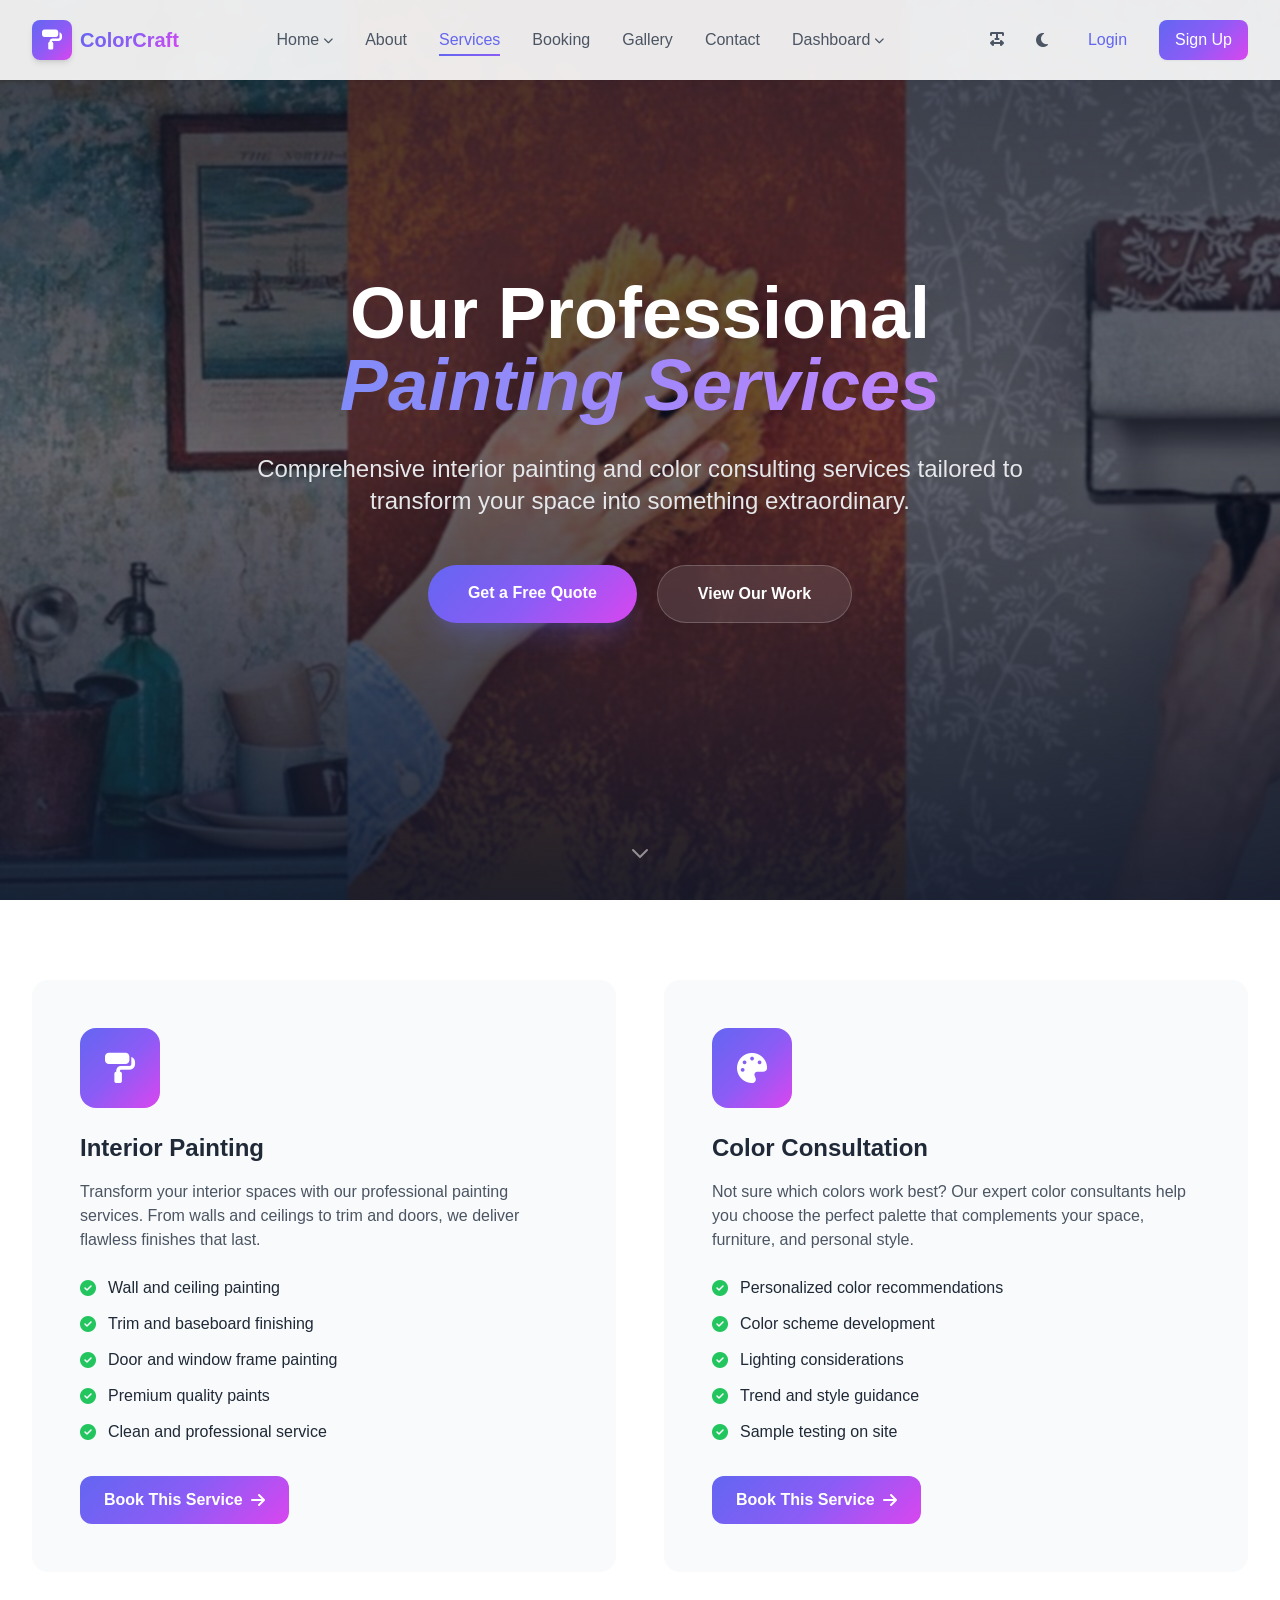
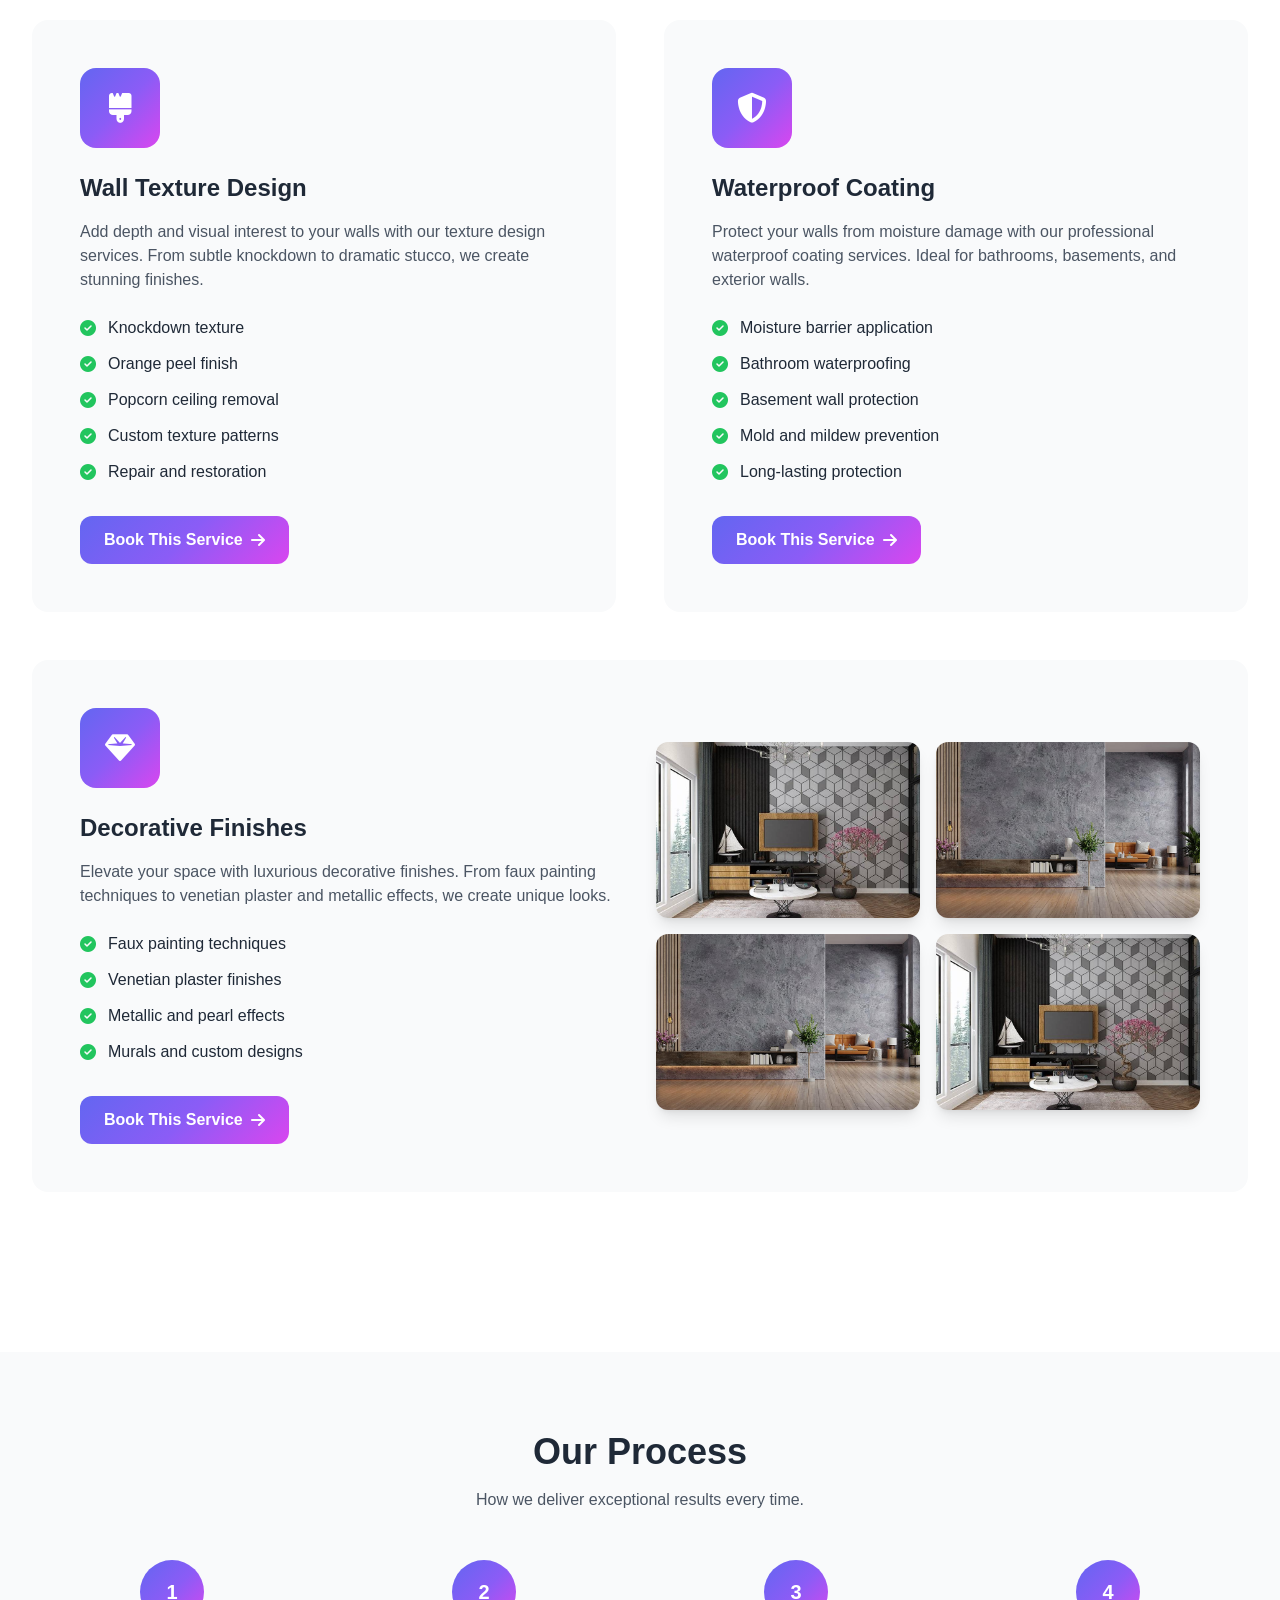
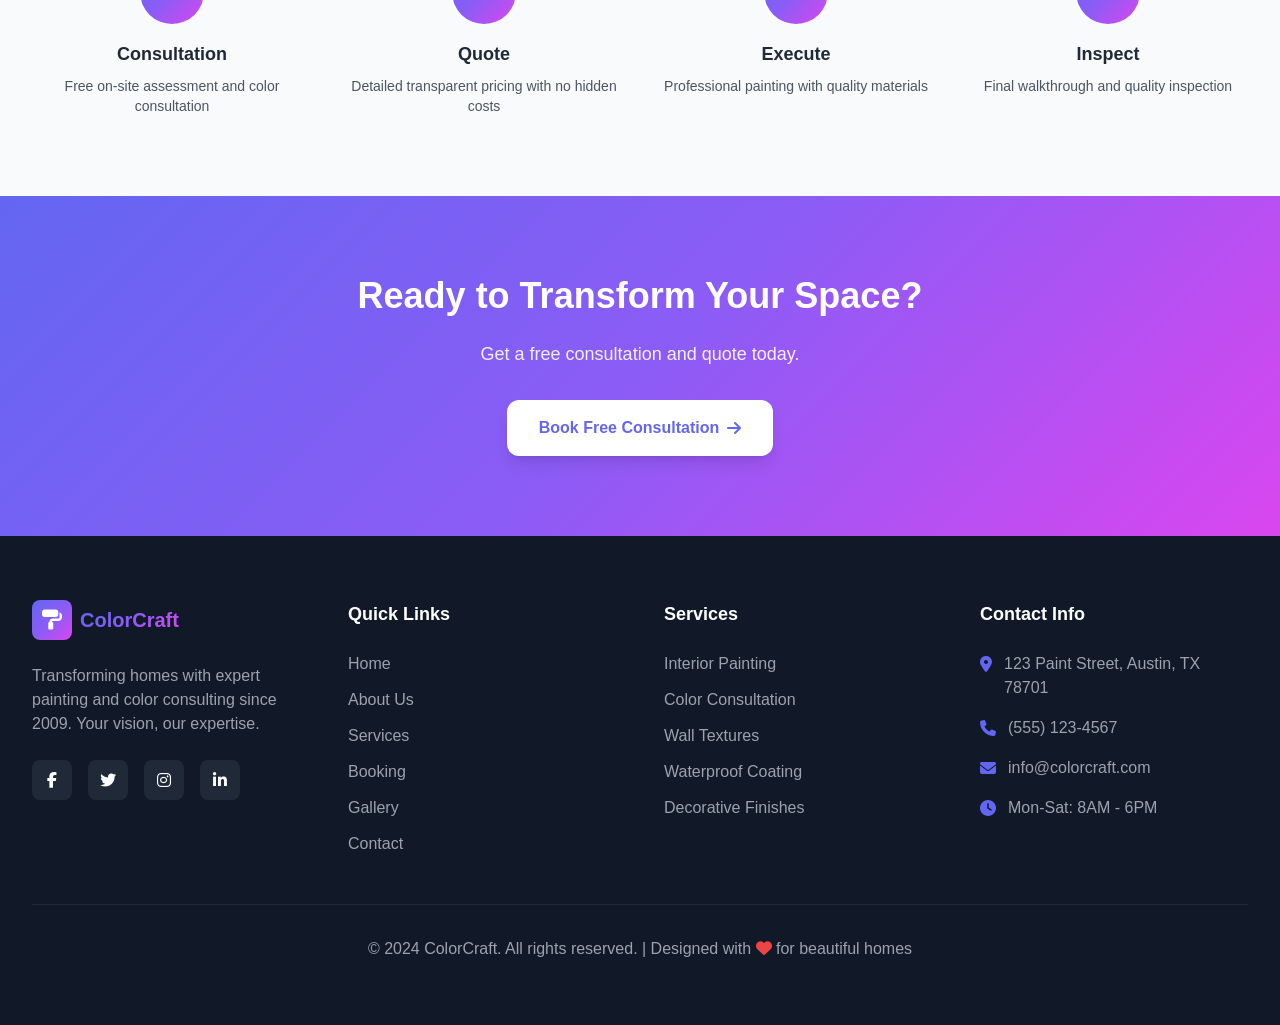
<file: services.html>
<!DOCTYPE html>
<html lang="en" class="scroll-smooth">

<head>
    <meta charset="UTF-8">
    <meta name="viewport" content="width=device-width, initial-scale=1.0">
    <title>ColorCraft - service | Professional Painting & Color Consulting</title>
    <link rel="stylesheet" href="css/styles.css">
    <link rel="icon" type="image/png" href="img/fav-icons1.png">
    <script src="tailwind.js"></script>
    <link rel="stylesheet" href="https://cdnjs.cloudflare.com/ajax/libs/font-awesome/6.4.0/css/all.min.css">
    <style>
        /* Custom CSS for active states and navbar enhancements */
        .nav-link {
            position: relative;
            transition: color 0.2s ease;
        }

        .nav-link:hover {
            color: #6366f1 !important;
        }

        .nav-link::after {
            content: '';
            position: absolute;
            bottom: -4px;
            left: 0;
            width: 0;
            height: 2px;
            background: linear-gradient(135deg, #6366f1 0%, #8b5cf6 100%);
            transition: width 0.3s ease;
        }

        .nav-link:hover::after,
        .nav-link.active-nav-link::after {
            width: 100%;
        }

        /* Active link style for desktop */
        .nav-link.active-nav-link {
            color: #6366f1 !important;
            font-weight: 500;
        }

        /* Dropdown active item styling */
        .dropdown-item.active-dropdown-item,
        .home-drop-item.active-dropdown-item,
        .dashboard-drop-item.active-dropdown-item {
            background-color: rgba(99, 102, 241, 0.1) !important;
            color: #6366f1 !important;
            font-weight: 500;
        }

        /* Mobile menu active states */
        .mobile-link-active {
            color: #6366f1 !important;
            background-color: rgba(99, 102, 241, 0.1) !important;
            border-radius: 0.5rem;
            font-weight: 500;
        }

        .group .absolute a:hover,
        .group .absolute a.active-dropdown-item,
        #mobileMenu a.block:not(.border-2):not(.gradient-bg):hover,
        #mobileMenu a.block:not(.border-2):not(.gradient-bg).mobile-link-active,
        #mobileMenu button.w-full:hover,
        #mobileMenu button.w-full.mobile-link-active {
            color: #6366f1 !important;
            background-color: rgba(99, 102, 241, 0.1) !important;
            border-radius: 0.5rem;
        }

        /* Mobile Menu Styles - Fixed Open/Close */
        .mobile-menu {
            transform: translateX(100%);
            transition: transform 0.35s cubic-bezier(0.4, 0, 0.2, 1);
            visibility: hidden;
        }
        
        .mobile-menu.open {
            transform: translateX(0);
            visibility: visible;
        }

        /* Overlay for mobile menu */
        .mobile-menu-overlay {
            position: fixed;
            inset: 0;
            background-color: rgba(0, 0, 0, 0.5);
            z-index: 55;
            opacity: 0;
            visibility: hidden;
            transition: opacity 0.3s ease, visibility 0.3s ease;
        }
        
        .mobile-menu-overlay.active {
            opacity: 1;
            visibility: visible;
        }

        /* About page specific animations */
        .about-icon {
            transition: transform 0.3s ease;
        }
        
        .about-card:hover .about-icon {
            transform: scale(1.1);
        }
        
        /* Prevent body scroll when mobile menu is open */
        body.menu-open {
            overflow: hidden;
        }

        /* Hero Section Gradient Enhancement */
        .hero-gradient {
            background: linear-gradient(135deg, #667eea 0%, #764ba2 100%);
        }
        
        /* Stats Counter Styling */
        .stat-number {
            font-size: 2.5rem;
            font-weight: 800;
            background: linear-gradient(135deg, #6366f1, #8b5cf6);
            -webkit-background-clip: text;
            background-clip: text;
            color: transparent;
        }
        
        /* Team hover effects */
        .team-card {
            transition: transform 0.3s ease, box-shadow 0.3s ease;
        }
        .team-card:hover {
            transform: translateY(-8px);
            box-shadow: 0 20px 25px -12px rgba(0, 0, 0, 0.15);
        }
    </style>
    <script>
        tailwind.config = {
            darkMode: 'class',
            theme: {
                extend: {
                    colors: {
                        primary: '#6366f1',
                        secondary: '#8b5cf6',
                    }
                }
            }
        }
    </script>
</head>

<body class="bg-gray-50 dark:bg-slate-900 text-gray-800 dark:text-gray-100">

    <!-- Navigation Bar -->
    <nav id="navbar"
        class="fixed top-0 left-0 right-0 z-50 bg-white/90 dark:bg-slate-900/90 backdrop-blur-sm transition-all duration-300 shadow-sm">
        <div class="max-w-7xl mx-auto px-4 sm:px-6 lg:px-8">
            <div class="flex items-center justify-between h-16 lg:h-20">
                <a href="index.html" class="flex items-center gap-2 hover:opacity-90 transition-opacity">
                    <div class="w-10 h-10 gradient-bg rounded-lg flex items-center justify-center shadow-md">
                        <i class="fas fa-paint-roller text-white text-xl"></i>
                    </div>
                    <span class="text-xl font-bold gradient-text">ColorCraft</span>
                </a>

                <!-- Desktop Navigation -->
                <div class="hidden lg:flex items-center lg:gap-4 xl:gap-8">
                    <!-- Home Dropdown -->
                    <div class="relative group">
                        <button id="desktopHomeBtn"
                            class="nav-link flex items-center gap-1 text-gray-600 dark:text-gray-300 hover:text-primary transition py-6">
                            Home <i class="fas fa-chevron-down text-[10px]"></i>
                        </button>
                        <div
                            class="absolute top-full left-0 w-40 bg-white dark:bg-slate-800 shadow-xl rounded-b-lg py-2 opacity-0 invisible group-hover:opacity-100 group-hover:visible transition-all duration-300 border-t-2 border-primary z-50">
                            <a href="index.html"
                                class="home-drop-item block px-4 py-2 text-sm text-gray-700 dark:text-gray-200 hover:bg-primary/10 hover:text-primary transition"
                                data-page="index">Home 1</a>
                            <a href="home2.html"
                                class="home-drop-item block px-4 py-2 text-sm text-gray-700 dark:text-gray-200 hover:bg-primary/10 hover:text-primary transition"
                                data-page="home2">Home 2</a>
                        </div>
                    </div>

                    <a href="about.html" class="nav-link text-gray-600 dark:text-gray-300 hover:text-primary transition"
                        data-page="about">About</a>
                    <a href="services.html"
                        class="nav-link text-gray-600 dark:text-gray-300 hover:text-primary transition"
                        data-page="services">Services</a>
                    <a href="booking.html"
                        class="nav-link text-gray-600 dark:text-gray-300 hover:text-primary transition"
                        data-page="booking">Booking</a>
                    <a href="gallery.html"
                        class="nav-link text-gray-600 dark:text-gray-300 hover:text-primary transition"
                        data-page="gallery">Gallery</a>
                    <a href="contact.html"
                        class="nav-link text-gray-600 dark:text-gray-300 hover:text-primary transition"
                        data-page="contact">Contact</a>

                    <!-- Dashboard Dropdown -->
                    <div class="relative group">
                        <button id="desktopDashboardBtn"
                            class="nav-link flex items-center gap-1 text-gray-600 dark:text-gray-300 hover:text-primary transition py-6">
                            Dashboard <i class="fas fa-chevron-down text-[10px]"></i>
                        </button>
                        <div
                            class="absolute top-full left-0 w-40 bg-white dark:bg-slate-800 shadow-xl rounded-b-lg py-2 opacity-0 invisible group-hover:opacity-100 group-hover:visible transition-all duration-300 border-t-2 border-primary z-50">
                            <a href="admin.html"
                                class="dashboard-drop-item block px-4 py-2 text-sm text-gray-700 dark:text-gray-200 hover:bg-primary/10 hover:text-primary transition"
                                data-page="admin">Admin</a>
                            <a href="user.html"
                                class="dashboard-drop-item block px-4 py-2 text-sm text-gray-700 dark:text-gray-200 hover:bg-primary/10 hover:text-primary transition"
                                data-page="user">User</a>
                        </div>
                    </div>
                </div>

                <!-- Desktop Right Buttons -->
                <div class="hidden lg:flex items-center lg:gap-2 xl:gap-4">
                    <button id="ltrToggle"
                        class="p-2 rounded-full hover:bg-gray-100 dark:hover:bg-slate-800 transition text-gray-600 dark:text-gray-300">
                        <i class="fas fa-text-width"></i>
                    </button>
                    <button class="darkModeBtn p-2 rounded-full hover:bg-gray-100 dark:hover:bg-slate-800 transition">
                        <i class="fas fa-sun sun-icon text-yellow-500 hidden dark:block"></i>
                        <i class="fas fa-moon moon-icon text-gray-600 block dark:hidden"></i>
                    </button>
                    <a href="login.html"
                        class="px-4 py-2 text-primary font-medium hover:bg-primary/10 rounded-lg transition">Login</a>
                    <a href="signup.html"
                        class="px-4 py-2 gradient-bg text-white font-medium rounded-lg hover:opacity-90 transition shadow-sm">Sign
                        Up</a>
                </div>

                <!-- Mobile Menu Button -->
                <button id="menuBtn" class="lg:hidden p-2 text-gray-600 dark:text-gray-300 hover:bg-gray-100 dark:hover:bg-slate-800 rounded-lg transition">
                    <i class="fas fa-bars text-2xl"></i>
                </button>
            </div>
        </div>
    </nav>

    <!-- Mobile Menu Overlay -->
    <div id="mobileMenuOverlay" class="mobile-menu-overlay"></div>

    <!-- Mobile Menu Sidebar -->
    <div id="mobileMenu"
        class="mobile-menu fixed top-0 right-0 bottom-0 w-80 max-w-[85%] z-[60] bg-white dark:bg-slate-900 shadow-2xl overflow-y-auto">
        <div class="sticky top-0 bg-white dark:bg-slate-900 z-10 p-4 flex justify-between items-center border-b dark:border-slate-700">
            <a href="index.html" class="flex items-center gap-2 hover:opacity-90 transition-opacity">
                <div class="w-10 h-10 gradient-bg rounded-lg flex items-center justify-center">
                    <i class="fas fa-paint-roller text-white text-xl"></i>
                </div>
                <span class="text-xl font-bold gradient-text">ColorCraft</span>
            </a>
            <button id="closeMenuBtn" class="p-2 hover:bg-gray-100 dark:hover:bg-slate-800 rounded-lg transition">
                <i class="fas fa-times text-2xl"></i>
            </button>
        </div>

        <div class="p-4 space-y-2 pb-8">
            <!-- Mobile Home Dropdown -->
            <div class="border-b dark:border-slate-800 pb-2">
                <button id="mobileHomeToggle"
                    class="w-full flex justify-between items-center py-3 px-4 text-gray-600 dark:text-gray-300 font-medium hover:bg-gray-100 dark:hover:bg-slate-800 rounded-lg transition">
                    Home <i class="fas fa-chevron-down text-xs transition-transform duration-200" id="homeMobileIcon"></i>
                </button>
                <div id="homeMobile" class="hidden pl-4 space-y-2 pb-2 mt-2">
                    <a href="index.html"
                        class="mobile-sub-link block py-2 px-4 text-gray-500 dark:text-gray-400 hover:text-primary hover:bg-primary/10 rounded-lg transition"
                        data-page="index">Home 1</a>
                    <a href="home2.html"
                        class="mobile-sub-link block py-2 px-4 text-gray-500 dark:text-gray-400 hover:text-primary hover:bg-primary/10 rounded-lg transition"
                        data-page="home2">Home 2</a>
                </div>
            </div>

            <a href="about.html"
                class="mobile-main-link block py-3 px-4 text-gray-600 dark:text-gray-300 font-medium border-b dark:border-slate-800 transition hover:bg-gray-100 dark:hover:bg-slate-800 rounded-lg"
                data-page="about">About</a>
            <a href="services.html"
                class="mobile-main-link block py-3 px-4 text-gray-600 dark:text-gray-300 font-medium border-b dark:border-slate-800 transition hover:bg-gray-100 dark:hover:bg-slate-800 rounded-lg"
                data-page="services">Services</a>
            <a href="booking.html"
                class="mobile-main-link block py-3 px-4 text-gray-600 dark:text-gray-300 font-medium border-b dark:border-slate-800 transition hover:bg-gray-100 dark:hover:bg-slate-800 rounded-lg"
                data-page="booking">Booking</a>
            <a href="gallery.html"
                class="mobile-main-link block py-3 px-4 text-gray-600 dark:text-gray-300 font-medium border-b dark:border-slate-800 transition hover:bg-gray-100 dark:hover:bg-slate-800 rounded-lg"
                data-page="gallery">Gallery</a>
            <a href="contact.html"
                class="mobile-main-link block py-3 px-4 text-gray-600 dark:text-gray-300 font-medium border-b dark:border-slate-800 transition hover:bg-gray-100 dark:hover:bg-slate-800 rounded-lg"
                data-page="contact">Contact</a>

            <!-- Mobile Dashboard Dropdown -->
            <div class="border-b dark:border-slate-800 pb-2">
                <button id="mobileDashboardToggle"
                    class="w-full flex justify-between items-center py-3 px-4 text-gray-600 dark:text-gray-300 font-medium hover:bg-gray-100 dark:hover:bg-slate-800 rounded-lg transition">
                    Dashboard <i class="fas fa-chevron-down text-xs transition-transform duration-200" id="dashMobileIcon"></i>
                </button>
                <div id="dashMobile" class="hidden pl-4 space-y-2 pb-2 mt-2">
                    <a href="admin.html"
                        class="mobile-sub-link block py-2 px-4 text-gray-500 dark:text-gray-400 hover:text-primary hover:bg-primary/10 rounded-lg transition"
                        data-page="admin">Admin</a>
                    <a href="user.html"
                        class="mobile-sub-link block py-2 px-4 text-gray-500 dark:text-gray-400 hover:text-primary hover:bg-primary/10 rounded-lg transition"
                        data-page="user">User</a>
                </div>
            </div>

            <div class="pt-6 space-y-4">
                <div class="flex items-center justify-around gap-4">
                    <button id="ltrToggleMobile"
                        class="flex-1 p-3 rounded-xl bg-gray-100 dark:bg-slate-800 text-gray-600 dark:text-gray-300 flex flex-col items-center gap-1 transition hover:bg-gray-200 dark:hover:bg-slate-700">
                        <i class="fas fa-text-width"></i>
                        <span class="text-[10px]">LTR/RTL</span>
                    </button>
                    <button
                        class="darkModeBtn flex-1 p-3 rounded-xl bg-gray-100 dark:bg-slate-800 text-gray-600 dark:text-gray-300 flex flex-col items-center gap-1 transition hover:bg-gray-200 dark:hover:bg-slate-700">
                        <i class="fas fa-moon dark:hidden"></i>
                        <i class="fas fa-sun hidden dark:block text-yellow-500"></i>
                        <span class="text-[10px]">Theme</span>
                    </button>
                </div>

                <a href="login.html"
                    class="block py-3 text-center text-primary font-bold rounded-lg border-2 border-primary transition hover:bg-primary/10">Login</a>
                <a href="signup.html"
                    class="block py-3 text-center gradient-bg text-white font-bold rounded-lg shadow-md transition hover:opacity-90">Sign
                    Up</a>
            </div>
        </div>
    </div>

   

    <script>
        // ========================
        // 1. DARK MODE LOGIC
        // ========================
        const darkModeButtons = document.querySelectorAll('.darkModeBtn');
        if (localStorage.theme === 'dark' || (!('theme' in localStorage) && window.matchMedia('(prefers-color-scheme: dark)').matches)) {
            document.documentElement.classList.add('dark');
        } else {
            document.documentElement.classList.remove('dark');
        }
        darkModeButtons.forEach(btn => {
            btn.addEventListener('click', () => {
                if (document.documentElement.classList.contains('dark')) {
                    document.documentElement.classList.remove('dark');
                    localStorage.theme = 'light';
                } else {
                    document.documentElement.classList.add('dark');
                    localStorage.theme = 'dark';
                }
            });
        });

        // ========================
        // 2. MOBILE MENU CONTROLS - FIXED OPEN/CLOSE
        // ========================
        const menuBtn = document.getElementById('menuBtn');
        const closeMenuBtn = document.getElementById('closeMenuBtn');
        const mobileMenu = document.getElementById('mobileMenu');
        const overlay = document.getElementById('mobileMenuOverlay');
        const body = document.body;

        function openMobileMenu() {
            if (mobileMenu) {
                mobileMenu.classList.add('open');
                if (overlay) overlay.classList.add('active');
                body.classList.add('menu-open');
            }
        }

        function closeMobileMenu() {
            if (mobileMenu) {
                mobileMenu.classList.remove('open');
                if (overlay) overlay.classList.remove('active');
                body.classList.remove('menu-open');
            }
        }

        if (menuBtn) {
            menuBtn.addEventListener('click', openMobileMenu);
        }
        if (closeMenuBtn) {
            closeMenuBtn.addEventListener('click', closeMobileMenu);
        }
        if (overlay) {
            overlay.addEventListener('click', closeMobileMenu);
        }

        document.addEventListener('keydown', (e) => {
            if (e.key === 'Escape' && mobileMenu && mobileMenu.classList.contains('open')) {
                closeMobileMenu();
            }
        });

        function toggleMobileDropdown(id, iconId) {
            const element = document.getElementById(id);
            const icon = document.getElementById(iconId);
            if (element && icon) {
                element.classList.toggle('hidden');
                icon.classList.toggle('rotate-180');
            }
        }
        
        const homeToggle = document.getElementById('mobileHomeToggle');
        const dashToggle = document.getElementById('mobileDashboardToggle');
        if (homeToggle) {
            homeToggle.addEventListener('click', () => toggleMobileDropdown('homeMobile', 'homeMobileIcon'));
        }
        if (dashToggle) {
            dashToggle.addEventListener('click', () => toggleMobileDropdown('dashMobile', 'dashMobileIcon'));
        }

        const allMobileLinks = document.querySelectorAll('.mobile-main-link, .mobile-sub-link, #mobileMenu a.block, #mobileMenu a[href]');
        allMobileLinks.forEach(link => {
            link.addEventListener('click', (e) => {
                if (link.getAttribute('href') && !link.classList.contains('border-2')) {
                    setTimeout(() => {
                        closeMobileMenu();
                    }, 150);
                }
            });
        });

        // ========================
        // 3. LTR/RTL LOGIC
        // ========================
        const ltrToggle = document.getElementById('ltrToggle');
        const ltrToggleMobile = document.getElementById('ltrToggleMobile');
        const setDirection = (btn) => {
            if (btn) {
                btn.addEventListener('click', () => {
                    const isRTL = document.documentElement.dir === 'rtl';
                    document.documentElement.dir = isRTL ? 'ltr' : 'rtl';
                });
            }
        };
        setDirection(ltrToggle);
        setDirection(ltrToggleMobile);

        // ========================
        // 4. ACTIVE PAGE HIGHLIGHT - UPDATED: Make SERVICES active (remove About active)
        // ========================
        function getCurrentPageId() {
            const path = window.location.pathname;
            const filename = path.split('/').pop() || 'about.html';
            const page = filename.split('?')[0].split('#')[0];
            if (page === '' || page === 'index.html') return 'index';
            if (page === 'home2.html') return 'home2';
            if (page === 'about.html') return 'about';
            if (page === 'services.html') return 'services';
            if (page === 'booking.html') return 'booking';
            if (page === 'gallery.html') return 'gallery';
            if (page === 'contact.html') return 'contact';
            if (page === 'admin.html') return 'admin';
            if (page === 'user.html') return 'user';
            return 'about';
        }

        function clearAllActiveStates() {
            document.querySelectorAll('.nav-link').forEach(link => link.classList.remove('active-nav-link'));
            document.querySelectorAll('.home-drop-item, .dashboard-drop-item').forEach(item => item.classList.remove('active-dropdown-item'));
            document.querySelectorAll('.mobile-main-link').forEach(link => link.classList.remove('mobile-link-active'));
            document.querySelectorAll('.mobile-sub-link').forEach(link => link.classList.remove('mobile-link-active'));
            const desktopHomeBtn = document.getElementById('desktopHomeBtn');
            const desktopDashBtn = document.getElementById('desktopDashboardBtn');
            if (desktopHomeBtn) desktopHomeBtn.classList.remove('active-nav-link');
            if (desktopDashBtn) desktopDashBtn.classList.remove('active-nav-link');
        }

        function applyActiveHighlight() {
            const currentPage = getCurrentPageId();
            
            // UPDATED: For about.html, we want to activate SERVICES instead of About
            if (currentPage === 'about') {
                // Activate SERVICES link (desktop)
                const servicesDesktop = document.querySelector('.nav-link[data-page="services"]');
                if (servicesDesktop) servicesDesktop.classList.add('active-nav-link');
                // Mobile: activate SERVICES
                const servicesMobile = document.querySelector('.mobile-main-link[data-page="services"]');
                if (servicesMobile) servicesMobile.classList.add('mobile-link-active');
                // Remove any active state from About link
                const aboutDesktop = document.querySelector('.nav-link[data-page="about"]');
                if (aboutDesktop) aboutDesktop.classList.remove('active-nav-link');
                const aboutMobile = document.querySelector('.mobile-main-link[data-page="about"]');
                if (aboutMobile) aboutMobile.classList.remove('mobile-link-active');
                // Also ensure Home dropdown is not active
                const homeBtn = document.getElementById('desktopHomeBtn');
                if (homeBtn) homeBtn.classList.remove('active-nav-link');
            }
            else if (currentPage === 'index' || currentPage === 'home2') {
                const homeBtn = document.getElementById('desktopHomeBtn');
                if (homeBtn) homeBtn.classList.add('active-nav-link');
                const activeHomeChild = document.querySelector(`.home-drop-item[data-page="${currentPage}"]`);
                if (activeHomeChild) activeHomeChild.classList.add('active-dropdown-item');
                const mobileSubHome = document.querySelector(`.mobile-sub-link[data-page="${currentPage}"]`);
                if (mobileSubHome) mobileSubHome.classList.add('mobile-link-active');
            }
            else if (currentPage === 'admin' || currentPage === 'user') {
                const dashBtn = document.getElementById('desktopDashboardBtn');
                if (dashBtn) dashBtn.classList.add('active-nav-link');
                const activeDashChild = document.querySelector(`.dashboard-drop-item[data-page="${currentPage}"]`);
                if (activeDashChild) activeDashChild.classList.add('active-dropdown-item');
                const mobileSubDash = document.querySelector(`.mobile-sub-link[data-page="${currentPage}"]`);
                if (mobileSubDash) mobileSubDash.classList.add('mobile-link-active');
            }
            else {
                const desktopLink = document.querySelector(`.nav-link[data-page="${currentPage}"]`);
                if (desktopLink) desktopLink.classList.add('active-nav-link');
                const mobileLink = document.querySelector(`.mobile-main-link[data-page="${currentPage}"]`);
                if (mobileLink) mobileLink.classList.add('mobile-link-active');
            }
        }

        function addDataAttributes() {
            document.querySelectorAll('.nav-link[href="about.html"]').forEach(el => el.setAttribute('data-page', 'about'));
            document.querySelectorAll('.nav-link[href="services.html"]').forEach(el => el.setAttribute('data-page', 'services'));
            document.querySelectorAll('.nav-link[href="booking.html"]').forEach(el => el.setAttribute('data-page', 'booking'));
            document.querySelectorAll('.nav-link[href="gallery.html"]').forEach(el => el.setAttribute('data-page', 'gallery'));
            document.querySelectorAll('.nav-link[href="contact.html"]').forEach(el => el.setAttribute('data-page', 'contact'));
            document.querySelectorAll('.mobile-main-link[href="about.html"]').forEach(el => el.setAttribute('data-page', 'about'));
            document.querySelectorAll('.mobile-main-link[href="services.html"]').forEach(el => el.setAttribute('data-page', 'services'));
            document.querySelectorAll('.mobile-main-link[href="booking.html"]').forEach(el => el.setAttribute('data-page', 'booking'));
            document.querySelectorAll('.mobile-main-link[href="gallery.html"]').forEach(el => el.setAttribute('data-page', 'gallery'));
            document.querySelectorAll('.mobile-main-link[href="contact.html"]').forEach(el => el.setAttribute('data-page', 'contact'));
        }

        window.addEventListener('popstate', () => {
            clearAllActiveStates();
            applyActiveHighlight();
        });

        document.addEventListener('DOMContentLoaded', () => {
            addDataAttributes();
            clearAllActiveStates();
            applyActiveHighlight();
        });
    </script>

</body>

</html>


    <section class="relative min-h-screen flex items-center justify-center overflow-hidden">

        <div class="absolute inset-0 z-0">
            <img src="img/services1.jpg"
                alt="Luxury Interior Painting" class="w-full h-full object-cover">

            <div class="absolute inset-0 bg-slate-900/60 backdrop-blur-[1px]"></div>
            <div class="absolute inset-0 bg-gradient-to-b from-slate-900/40 via-transparent to-slate-900/80"></div>
        </div>

        <div class="relative z-10 max-w-7xl mx-auto px-4 sm:px-6 lg:px-8 text-center">
            <div class="max-w-4xl mx-auto">
                

                <h1 class="text-5xl md:text-7xl font-extrabold text-white mb-8 leading-tight">
                    Our Professional <br>
                    <span class="text-transparent bg-clip-text bg-gradient-to-r from-indigo-400 to-purple-400 italic">
                        Painting Services
                    </span>
                </h1>

                <p class="text-xl md:text-2xl text-gray-200 mb-12 max-w-3xl mx-auto leading-relaxed font-light">
                    Comprehensive interior painting and color consulting services tailored to transform your space into
                    something extraordinary.
                </p>

                <div class="flex flex-col sm:flex-row gap-5 justify-center">
                    <a href="#contact"
                        class="px-10 py-4 gradient-bg hover:bg-indigo-700 text-white font-bold rounded-full transition-all transform hover:scale-105 shadow-xl shadow-indigo-500/20">
                        Get a Free Quote
                    </a>
                    <a href="#gallery"
                        class="px-10 py-4 bg-white/10 hover:bg-white/20 text-white font-bold rounded-full backdrop-blur-md border border-white/20 transition-all">
                        View Our Work
                    </a>
                </div>
            </div>
        </div>

        <div class="absolute bottom-10 left-1/2 -translate-x-1/2 animate-bounce text-white/50">
            <svg class="w-6 h-6" fill="none" stroke="currentColor" viewBox="0 0 24 24">
                <path stroke-linecap="round" stroke-linejoin="round" stroke-width="2" d="M19 14l-7 7-7-7"></path>
            </svg>
        </div>
    </section>

    <section class="py-20 bg-white dark:bg-slate-800">
        <div class="max-w-7xl mx-auto px-4 sm:px-6 lg:px-8">
            <div class="grid lg:grid-cols-2 gap-12 mb-20">
                <div class="bg-gray-50 dark:bg-slate-700 rounded-2xl p-8 lg:p-12">
                    <div class="w-20 h-20 gradient-bg rounded-2xl flex items-center justify-center mb-6">
                        <i class="fas fa-paint-roller text-white text-3xl"></i>
                    </div>
                    <h3 class="text-2xl font-bold mb-4">Interior Painting</h3>
                    <p class="text-gray-600 dark:text-gray-300 mb-6">Transform your interior spaces with our
                        professional painting services. From walls and ceilings to trim and doors, we deliver flawless
                        finishes that last.</p>
                    <ul class="space-y-3 mb-8">
                        <li class="flex items-center gap-3"><i class="fas fa-check-circle text-green-500"></i><span>Wall
                                and ceiling painting</span></li>
                        <li class="flex items-center gap-3"><i class="fas fa-check-circle text-green-500"></i><span>Trim
                                and baseboard finishing</span></li>
                        <li class="flex items-center gap-3"><i class="fas fa-check-circle text-green-500"></i><span>Door
                                and window frame painting</span></li>
                        <li class="flex items-center gap-3"><i
                                class="fas fa-check-circle text-green-500"></i><span>Premium quality paints</span></li>
                        <li class="flex items-center gap-3"><i
                                class="fas fa-check-circle text-green-500"></i><span>Clean and professional
                                service</span></li>
                    </ul>
                    <a href="booking.html"
                        class="inline-flex items-center gap-2 px-6 py-3 gradient-bg text-white font-semibold rounded-xl hover:opacity-90 transition">
                        Book This Service <i class="fas fa-arrow-right"></i>
                    </a>
                </div>
                <div class="bg-gray-50 dark:bg-slate-700 rounded-2xl p-8 lg:p-12">
                    <div class="w-20 h-20 gradient-bg rounded-2xl flex items-center justify-center mb-6">
                        <i class="fas fa-palette text-white text-3xl"></i>
                    </div>
                    <h3 class="text-2xl font-bold mb-4">Color Consultation</h3>
                    <p class="text-gray-600 dark:text-gray-300 mb-6">Not sure which colors work best? Our expert color
                        consultants help you choose the perfect palette that complements your space, furniture, and
                        personal style.</p>
                    <ul class="space-y-3 mb-8">
                        <li class="flex items-center gap-3"><i
                                class="fas fa-check-circle text-green-500"></i><span>Personalized color
                                recommendations</span></li>
                        <li class="flex items-center gap-3"><i
                                class="fas fa-check-circle text-green-500"></i><span>Color scheme development</span>
                        </li>
                        <li class="flex items-center gap-3"><i
                                class="fas fa-check-circle text-green-500"></i><span>Lighting considerations</span></li>
                        <li class="flex items-center gap-3"><i
                                class="fas fa-check-circle text-green-500"></i><span>Trend and style guidance</span>
                        </li>
                        <li class="flex items-center gap-3"><i
                                class="fas fa-check-circle text-green-500"></i><span>Sample testing on site</span></li>
                    </ul>
                    <a href="booking.html"
                        class="inline-flex items-center gap-2 px-6 py-3 gradient-bg text-white font-semibold rounded-xl hover:opacity-90 transition">
                        Book This Service <i class="fas fa-arrow-right"></i>
                    </a>
                </div>
                <div class="bg-gray-50 dark:bg-slate-700 rounded-2xl p-8 lg:p-12">
                    <div class="w-20 h-20 gradient-bg rounded-2xl flex items-center justify-center mb-6">
                        <i class="fas fa-brush text-white text-3xl"></i>
                    </div>
                    <h3 class="text-2xl font-bold mb-4">Wall Texture Design</h3>
                    <p class="text-gray-600 dark:text-gray-300 mb-6">Add depth and visual interest to your walls with
                        our texture design services. From subtle knockdown to dramatic stucco, we create stunning
                        finishes.</p>
                    <ul class="space-y-3 mb-8">
                        <li class="flex items-center gap-3"><i
                                class="fas fa-check-circle text-green-500"></i><span>Knockdown texture</span></li>
                        <li class="flex items-center gap-3"><i
                                class="fas fa-check-circle text-green-500"></i><span>Orange peel finish</span></li>
                        <li class="flex items-center gap-3"><i
                                class="fas fa-check-circle text-green-500"></i><span>Popcorn ceiling removal</span></li>
                        <li class="flex items-center gap-3"><i
                                class="fas fa-check-circle text-green-500"></i><span>Custom texture patterns</span></li>
                        <li class="flex items-center gap-3"><i
                                class="fas fa-check-circle text-green-500"></i><span>Repair and restoration</span></li>
                    </ul>
                    <a href="booking.html"
                        class="inline-flex items-center gap-2 px-6 py-3 gradient-bg text-white font-semibold rounded-xl hover:opacity-90 transition">
                        Book This Service <i class="fas fa-arrow-right"></i>
                    </a>
                </div>
                <div class="bg-gray-50 dark:bg-slate-700 rounded-2xl p-8 lg:p-12">
                    <div class="w-20 h-20 gradient-bg rounded-2xl flex items-center justify-center mb-6">
                        <i class="fas fa-shield-alt text-white text-3xl"></i>
                    </div>
                    <h3 class="text-2xl font-bold mb-4">Waterproof Coating</h3>
                    <p class="text-gray-600 dark:text-gray-300 mb-6">Protect your walls from moisture damage with our
                        professional waterproof coating services. Ideal for bathrooms, basements, and exterior walls.
                    </p>
                    <ul class="space-y-3 mb-8">
                        <li class="flex items-center gap-3"><i
                                class="fas fa-check-circle text-green-500"></i><span>Moisture barrier application</span>
                        </li>
                        <li class="flex items-center gap-3"><i
                                class="fas fa-check-circle text-green-500"></i><span>Bathroom waterproofing</span></li>
                        <li class="flex items-center gap-3"><i
                                class="fas fa-check-circle text-green-500"></i><span>Basement wall protection</span>
                        </li>
                        <li class="flex items-center gap-3"><i class="fas fa-check-circle text-green-500"></i><span>Mold
                                and mildew prevention</span></li>
                        <li class="flex items-center gap-3"><i
                                class="fas fa-check-circle text-green-500"></i><span>Long-lasting protection</span></li>
                    </ul>
                    <a href="booking.html"
                        class="inline-flex items-center gap-2 px-6 py-3 gradient-bg text-white font-semibold rounded-xl hover:opacity-90 transition">
                        Book This Service <i class="fas fa-arrow-right"></i>
                    </a>
                </div>
                <div class="bg-gray-50 dark:bg-slate-700 rounded-2xl p-8 lg:p-12 lg:col-span-2">
                    <div class="grid lg:grid-cols-2 gap-8 items-center">
                        <div>
                            <div class="w-20 h-20 gradient-bg rounded-2xl flex items-center justify-center mb-6">
                                <i class="fas fa-gem text-white text-3xl"></i>
                            </div>
                            <h3 class="text-2xl font-bold mb-4">Decorative Finishes</h3>
                            <p class="text-gray-600 dark:text-gray-300 mb-6">Elevate your space with luxurious
                                decorative finishes. From faux painting techniques to venetian plaster and metallic
                                effects, we create unique looks.</p>
                            <ul class="space-y-3 mb-8">
                                <li class="flex items-center gap-3"><i
                                        class="fas fa-check-circle text-green-500"></i><span>Faux painting
                                        techniques</span></li>
                                <li class="flex items-center gap-3"><i
                                        class="fas fa-check-circle text-green-500"></i><span>Venetian plaster
                                        finishes</span></li>
                                <li class="flex items-center gap-3"><i
                                        class="fas fa-check-circle text-green-500"></i><span>Metallic and pearl
                                        effects</span></li>
                                <li class="flex items-center gap-3"><i
                                        class="fas fa-check-circle text-green-500"></i><span>Murals and custom
                                        designs</span></li>
                            </ul>
                            <a href="booking.html"
                                class="inline-flex items-center gap-2 px-6 py-3 gradient-bg text-white font-semibold rounded-xl hover:opacity-90 transition">
                                Book This Service <i class="fas fa-arrow-right"></i>
                            </a>
                        </div>
                        <div class="grid grid-cols-2 gap-4">
                            <img src="img/services5.jpg"
                                alt="Decorative finish" class="rounded-xl shadow-lg">
                            <img src="img/services3.jpg"
                                alt="Decorative finish" class="rounded-xl shadow-lg">
                            <img src="img/services3.jpg"
                                alt="Decorative finish" class="rounded-xl shadow-lg">
                            <img src="img/services5.jpg"
                                alt="Decorative finish" class="rounded-xl shadow-lg">
                        </div>
                    </div>
                </div>
            </div>
        </div>
    </section>

    <section class="py-20 bg-gray-50 dark:bg-slate-900">
        <div class="max-w-7xl mx-auto px-4 sm:px-6 lg:px-8">
            <div class="text-center mb-12">
                <h2 class="text-3xl md:text-4xl font-bold mb-4">Our Process</h2>
                <p class="text-gray-600 dark:text-gray-300 max-w-2xl mx-auto">How we deliver exceptional results every
                    time.</p>
            </div>
            <div class="grid md:grid-cols-4 gap-8">
                <div class="text-center">
                    <div class="w-16 h-16 gradient-bg rounded-full flex items-center justify-center mx-auto mb-4">
                        <span class="text-white font-bold text-xl">1</span>
                    </div>
                    <h3 class="font-bold text-lg mb-2">Consultation</h3>
                    <p class="text-gray-600 dark:text-gray-300 text-sm">Free on-site assessment and color consultation
                    </p>
                </div>
                <div class="text-center">
                    <div class="w-16 h-16 gradient-bg rounded-full flex items-center justify-center mx-auto mb-4">
                        <span class="text-white font-bold text-xl">2</span>
                    </div>
                    <h3 class="font-bold text-lg mb-2">Quote</h3>
                    <p class="text-gray-600 dark:text-gray-300 text-sm">Detailed transparent pricing with no hidden
                        costs</p>
                </div>
                <div class="text-center">
                    <div class="w-16 h-16 gradient-bg rounded-full flex items-center justify-center mx-auto mb-4">
                        <span class="text-white font-bold text-xl">3</span>
                    </div>
                    <h3 class="font-bold text-lg mb-2">Execute</h3>
                    <p class="text-gray-600 dark:text-gray-300 text-sm">Professional painting with quality materials</p>
                </div>
                <div class="text-center">
                    <div class="w-16 h-16 gradient-bg rounded-full flex items-center justify-center mx-auto mb-4">
                        <span class="text-white font-bold text-xl">4</span>
                    </div>
                    <h3 class="font-bold text-lg mb-2">Inspect</h3>
                    <p class="text-gray-600 dark:text-gray-300 text-sm">Final walkthrough and quality inspection</p>
                </div>
            </div>
        </div>
    </section>

    <section class="py-20 gradient-bg">
        <div class="max-w-4xl mx-auto px-4 sm:px-6 lg:px-8 text-center">
            <h2 class="text-3xl md:text-4xl font-bold text-white mb-6">Ready to Transform Your Space?</h2>
            <p class="text-lg text-white/90 mb-8">Get a free consultation and quote today.</p>
            <a href="booking.html"
                class="inline-flex items-center gap-2 px-8 py-4 bg-white text-primary font-bold rounded-xl hover:bg-gray-100 transition shadow-lg">
                Book Free Consultation <i class="fas fa-arrow-right"></i>
            </a>
        </div>
    </section>

    <footer class="bg-gray-900 text-white py-16">
        <div class="max-w-7xl mx-auto px-4 sm:px-6 lg:px-8">
            <div class="grid md:grid-cols-2 lg:grid-cols-4 gap-12 mb-12">
                <div>
                    <a href="index.html" class="flex items-center gap-2 mb-6 hover:opacity-90 transition-opacity">
                        <div class="w-10 h-10 gradient-bg rounded-lg flex items-center justify-center">
                            <i class="fas fa-paint-roller text-white text-xl"></i>
                        </div>
                        <span class="text-xl font-bold gradient-text">ColorCraft</span>
                    </a>
                    <p class="text-gray-400 mb-6">Transforming homes with expert painting and color consulting since
                        2009. Your vision, our expertise.</p>
                    <div class="flex gap-4">
                        <a href="#"
                            class="w-10 h-10 bg-gray-800 rounded-lg flex items-center justify-center hover:bg-primary transition">
                            <i class="fab fa-facebook-f"></i>
                        </a>
                        <a href="#"
                            class="w-10 h-10 bg-gray-800 rounded-lg flex items-center justify-center hover:bg-primary transition">
                            <i class="fab fa-twitter"></i>
                        </a>
                        <a href="#"
                            class="w-10 h-10 bg-gray-800 rounded-lg flex items-center justify-center hover:bg-primary transition">
                            <i class="fab fa-instagram"></i>
                        </a>
                        <a href="#"
                            class="w-10 h-10 bg-gray-800 rounded-lg flex items-center justify-center hover:bg-primary transition">
                            <i class="fab fa-linkedin-in"></i>
                        </a>
                    </div>
                </div>
                <div>
                    <h3 class="font-bold text-lg mb-6">Quick Links</h3>
                    <ul class="space-y-3">
                        <li><a href="index.html" class="text-gray-400 hover:text-white transition">Home</a></li>

                        <li><a href="about.html" class="text-gray-400 hover:text-white transition">About Us</a></li>
                        <li><a href="services.html" class="text-gray-400 hover:text-white transition">Services</a></li>
                        <li><a href="booking.html" class="text-gray-400 hover:text-white transition">Booking</a></li>
                        <li><a href="gallery.html" class="text-gray-400 hover:text-white transition">Gallery</a></li>
                        <li><a href="contact.html" class="text-gray-400 hover:text-white transition">Contact</a></li>
                    </ul>
                </div>
                <div>
                    <h3 class="font-bold text-lg mb-6">Services</h3>
                    <ul class="space-y-3">
                        <li><a href="services.html" class="text-gray-400 hover:text-white transition">Interior
                                Painting</a></li>
                        <li><a href="services.html" class="text-gray-400 hover:text-white transition">Color
                                Consultation</a></li>
                        <li><a href="services.html" class="text-gray-400 hover:text-white transition">Wall Textures</a>
                        </li>
                        <li><a href="services.html" class="text-gray-400 hover:text-white transition">Waterproof
                                Coating</a></li>
                        <li><a href="services.html" class="text-gray-400 hover:text-white transition">Decorative
                                Finishes</a></li>
                    </ul>
                </div>
                <div>
                    <h3 class="font-bold text-lg mb-6">Contact Info</h3>
                    <ul class="space-y-4">
                        <li class="flex items-start gap-3">
                            <i class="fas fa-map-marker-alt text-primary mt-1"></i>
                            <span class="text-gray-400">123 Paint Street, Austin, TX 78701</span>
                        </li>
                        <li class="flex items-center gap-3">
                            <i class="fas fa-phone text-primary"></i>
                            <span class="text-gray-400">(555) 123-4567</span>
                        </li>
                        <li class="flex items-center gap-3">
                            <i class="fas fa-envelope text-primary"></i>
                            <span class="text-gray-400">info@colorcraft.com</span>
                        </li>
                        <li class="flex items-center gap-3">
                            <i class="fas fa-clock text-primary"></i>
                            <span class="text-gray-400">Mon-Sat: 8AM - 6PM</span>
                        </li>
                    </ul>
                </div>
            </div>
            <div class="border-t border-gray-800 pt-8 text-center">
                <p class="text-gray-400">&copy; 2024 ColorCraft. All rights reserved. | Designed with <i
                        class="fas fa-heart text-red-500"></i> for beautiful homes</p>
            </div>
        </div>
    </footer>

    <script src="js/main.js"></script>
</body>

</html>
</file>
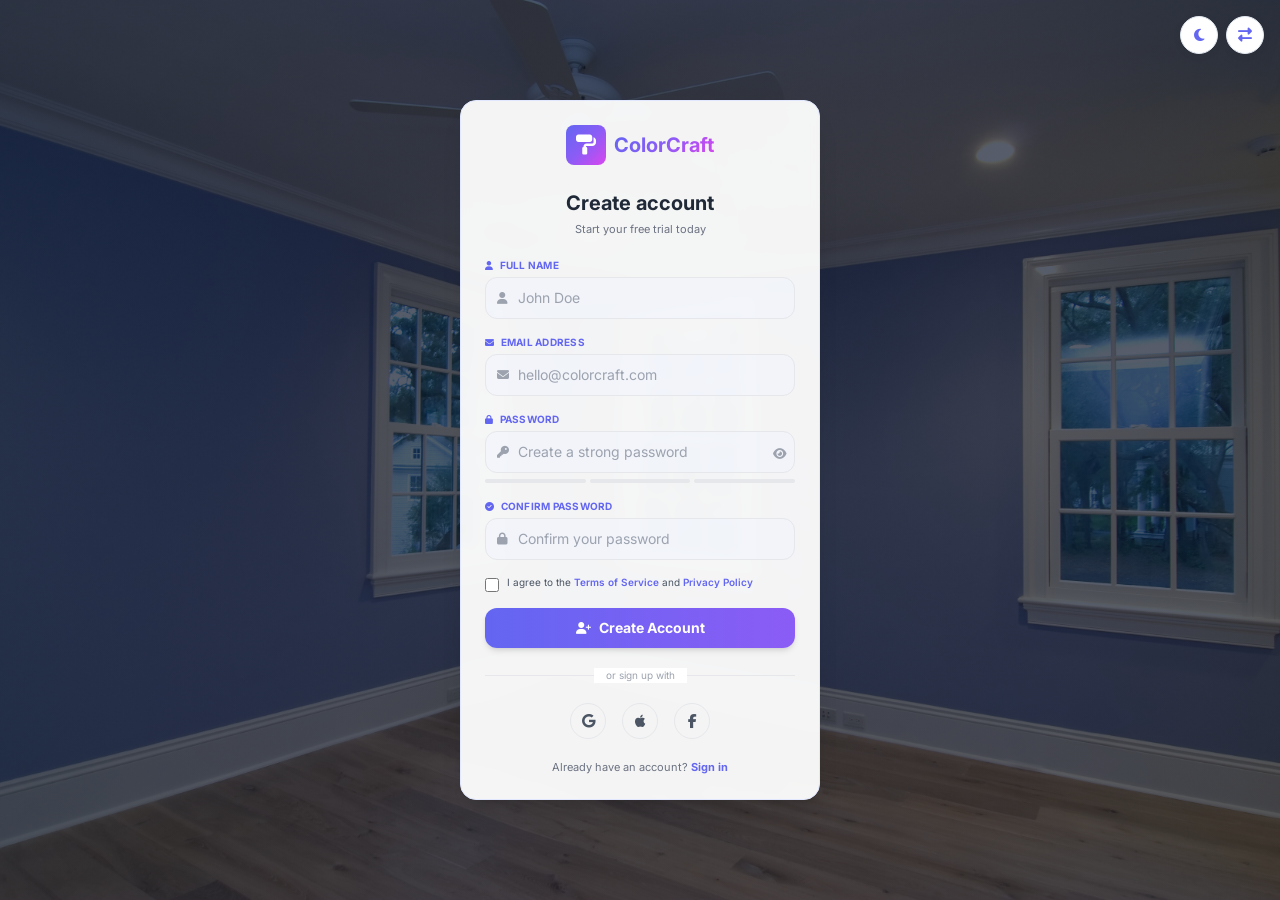
<file: signup.html>
<!DOCTYPE html>
<html lang="en" id="htmlTag" dir="ltr">

<head>
    <meta charset="UTF-8">
    <meta name="viewport" content="width=device-width, initial-scale=1.0, maximum-scale=1.0, user-scalable=yes">
    <title>ColorCraft | Create Account</title>
    <link rel="icon" type="image/svg+xml"
        href="data:image/svg+xml,%3Csvg xmlns='http://www.w3.org/2000/svg' viewBox='0 0 24 24' fill='%236366f1'%3E%3Cpath d='M12 2L2 7l10 5 10-5-10-5zM2 17l10 5 10-5M2 12l10 5 10-5'/%3E%3C/svg%3E">
    <script src="tailwind.js"></script>
    <link rel="icon" type="image/png" href="img/fav-icons1.png">
    <link rel="stylesheet" href="css/styles.css">
    <link rel="stylesheet" href="https://cdnjs.cloudflare.com/ajax/libs/font-awesome/6.5.1/css/all.min.css">
    <link href="https://fonts.googleapis.com/css2?family=Inter:wght@300;400;500;600;700;800&display=swap"
        rel="stylesheet">
    <script>
        tailwind.config = {
            darkMode: 'class',
            theme: {
                extend: {
                    colors: {
                        primary: '#6366f1',
                        secondary: '#8b5cf6'
                    }
                }
            }
        }
    </script>
    <style>
        * {
            font-family: 'Inter', sans-serif;
        }

        body {
            background: linear-gradient(135deg, #f5f3ff 0%, #eef2ff 100%);
            min-height: 100vh;
            display: flex;
            align-items: center;
            justify-content: center;
            margin: 0;
            padding: 20px;
        }

        .dark body {
            background: linear-gradient(135deg, #0f0c1f 0%, #0a0f1f 100%);
        }

        .signup-card {
            animation: slideUp 0.4s ease-out;
        }

        @keyframes slideUp {
            from {
                opacity: 0;
                transform: translateY(20px);
            }

            to {
                opacity: 1;
                transform: translateY(0);
            }
        }

        .action-btn {
            width: 38px;
            height: 38px;
            background: white;
            border-radius: 50%;
            display: flex;
            align-items: center;
            justify-content: center;
            cursor: pointer;
            transition: all 0.2s ease;
            box-shadow: 0 2px 8px rgba(0, 0, 0, 0.05);
            border: 1px solid #e2e8f0;
            color: #6366f1;
        }

        .dark .action-btn {
            background: #1e293b;
            border-color: #334155;
            color: #818cf8;
        }

        .action-btn:hover {
            transform: scale(1.08);
            box-shadow: 0 4px 12px rgba(99, 102, 241, 0.25);
        }

        .social-icon {
            transition: all 0.2s ease;
        }

        .social-icon:hover {
            transform: translateY(-2px);
            color: #6366f1 !important;
        }

        input:focus {
            ring: 2px solid rgba(99, 102, 241, 0.3);
        }

        .toast-msg {
            animation: fadeUp 0.3s ease;
        }

        @keyframes fadeUp {
            from {
                opacity: 0;
                transform: translateY(10px);
            }

            to {
                opacity: 1;
                transform: translateY(0);
            }
        }

        .strength-bar {
            transition: all 0.3s ease;
        }
    </style>
</head>

<body style="background-image: linear-gradient(rgba(15, 23, 42, 0.7), rgba(15, 23, 42, 0.7)), url('img/home1-1.jpg'); background-size: cover; background-position: center; background-attachment: fixed;">

    <!-- Floating Controls - Compact -->
    <div class="fixed top-4 right-4 z-50 flex gap-2">
        <button onclick="toggleTheme()" class="action-btn" title="Dark/Light">
            <i class="fas fa-moon dark:hidden text-sm"></i>
            <i class="fas fa-sun hidden dark:block text-sm"></i>
        </button>
        <button onclick="toggleDirection()" class="action-btn" title="RTL/LTR">
            <i class="fas fa-exchange-alt text-sm"></i>
        </button>
    </div>

    <!-- Main Card - Compact & Clean Signup -->
    <div class="w-full max-w-[360px] signup-card">
        <div
            class="bg-white/95 dark:bg-gray-900/95 backdrop-blur-sm rounded-2xl shadow-xl border border-indigo-100 dark:border-indigo-900/50 p-6 transition-all">

            <!-- Logo - Simple & Bold -->
            <a href="index.html" class="flex items-center justify-center gap-2 mb-6 hover:opacity-90 transition-opacity">
                <div class="w-10 h-10 gradient-bg rounded-lg flex items-center justify-center">
                    <i class="fas fa-paint-roller text-white text-xl"></i>
                </div>
                <span class="text-xl font-bold gradient-text">ColorCraft</span>
            </a>

            <!-- Heading -->
            <h2 class="text-xl font-bold text-center text-gray-800 dark:text-white mb-1">
                Create account
            </h2>
            <p class="text-center text-[11px] text-gray-500 dark:text-gray-400 mb-5">
                Start your free trial today
            </p>

            <!-- Form -->
            <form id="signupForm" class="space-y-4">
                <!-- Full Name -->
                <div>
                    <label class="text-[10px] font-bold text-primary uppercase tracking-wide block mb-1">
                        <i class="fas fa-user mr-1 text-[9px]"></i> Full name
                    </label>
                    <div class="relative">
                        <i class="fas fa-user absolute left-3 top-1/2 -translate-y-1/2 text-gray-400 text-xs"></i>
                        <input type="text" id="fullnameInput" placeholder="John Doe"
                            class="w-full pl-8 pr-3 py-2.5 bg-indigo-50/40 dark:bg-gray-800/60 border border-gray-200 dark:border-gray-700 rounded-xl text-sm focus:border-primary focus:ring-2 focus:ring-primary/20 outline-none transition-all">
                    </div>
                </div>

                <!-- Email -->
                <div>
                    <label class="text-[10px] font-bold text-primary uppercase tracking-wide block mb-1">
                        <i class="fas fa-envelope mr-1 text-[9px]"></i> Email address
                    </label>
                    <div class="relative">
                        <i class="fas fa-envelope absolute left-3 top-1/2 -translate-y-1/2 text-gray-400 text-xs"></i>
                        <input type="email" id="emailInput" placeholder="hello@colorcraft.com"
                            class="w-full pl-8 pr-3 py-2.5 bg-indigo-50/40 dark:bg-gray-800/60 border border-gray-200 dark:border-gray-700 rounded-xl text-sm focus:border-primary focus:ring-2 focus:ring-primary/20 outline-none transition-all">
                    </div>
                </div>

                <!-- Password -->
                <div>
                    <label class="text-[10px] font-bold text-primary uppercase tracking-wide block mb-1">
                        <i class="fas fa-lock mr-1 text-[9px]"></i> Password
                    </label>
                    <div class="relative">
                        <i class="fas fa-key absolute left-3 top-1/2 -translate-y-1/2 text-gray-400 text-xs"></i>
                        <input type="password" id="passwordInput" placeholder="Create a strong password"
                            class="w-full pl-8 pr-9 py-2.5 bg-indigo-50/40 dark:bg-gray-800/60 border border-gray-200 dark:border-gray-700 rounded-xl text-sm focus:border-primary focus:ring-2 focus:ring-primary/20 outline-none transition-all">
                        <button type="button" onclick="togglePassword()"
                            class="absolute right-2 top-1/2 -translate-y-1/2 text-gray-400 hover:text-primary">
                            <i id="pwdIcon" class="fas fa-eye text-xs"></i>
                        </button>
                    </div>
                    <!-- Password Strength Indicator -->
                    <div class="mt-1.5 flex gap-1">
                        <div id="strength1" class="strength-bar h-1 flex-1 rounded-full bg-gray-200 dark:bg-gray-700">
                        </div>
                        <div id="strength2" class="strength-bar h-1 flex-1 rounded-full bg-gray-200 dark:bg-gray-700">
                        </div>
                        <div id="strength3" class="strength-bar h-1 flex-1 rounded-full bg-gray-200 dark:bg-gray-700">
                        </div>
                    </div>
                    <p id="strengthText" class="text-[9px] text-gray-400 dark:text-gray-500 mt-1"></p>
                </div>

                <!-- Confirm Password -->
                <div>
                    <label class="text-[10px] font-bold text-primary uppercase tracking-wide block mb-1">
                        <i class="fas fa-check-circle mr-1 text-[9px]"></i> Confirm password
                    </label>
                    <div class="relative">
                        <i class="fas fa-lock absolute left-3 top-1/2 -translate-y-1/2 text-gray-400 text-xs"></i>
                        <input type="password" id="confirmInput" placeholder="Confirm your password"
                            class="w-full pl-8 pr-3 py-2.5 bg-indigo-50/40 dark:bg-gray-800/60 border border-gray-200 dark:border-gray-700 rounded-xl text-sm focus:border-primary focus:ring-2 focus:ring-primary/20 outline-none transition-all">
                    </div>
                </div>

                <!-- Terms & Conditions -->
                <div class="flex items-start gap-2">
                    <input type="checkbox" id="termsCheckbox" class="accent-primary w-3.5 h-3.5 mt-0.5">
                    <label for="termsCheckbox" class="text-[10px] text-gray-600 dark:text-gray-400 leading-tight">
                        I agree to the <a href="#" class="text-primary font-semibold hover:underline">Terms of
                            Service</a> and <a href="#" class="text-primary font-semibold hover:underline">Privacy
                            Policy</a>
                    </label>
                </div>

                <!-- Sign Up Button -->
                <button type="submit"
                    class="w-full bg-gradient-to-r from-primary to-secondary hover:opacity-90 text-white font-bold py-2.5 rounded-xl text-sm shadow-md transition-all flex items-center justify-center gap-2">
                    <i class="fas fa-user-plus text-xs"></i>
                    <span>Create Account</span>
                </button>
            </form>

            <!-- Divider -->
            <div class="relative my-5">
                <div class="absolute inset-0 flex items-center">
                    <div class="w-full border-t border-gray-200 dark:border-gray-800"></div>
                </div>
                <div class="relative flex justify-center text-[10px]">
                    <span class="bg-white dark:bg-gray-900 px-3 text-gray-400">or sign up with</span>
                </div>
            </div>

            <!-- Social Icons - Compact -->
            <div class="flex justify-center gap-4 mb-5">
                <a href="#"
                    class="social-icon w-9 h-9 rounded-full border border-gray-200 dark:border-gray-700 flex items-center justify-center hover:border-primary transition-all">
                    <i class="fab fa-google text-gray-600 dark:text-gray-400 text-sm hover:text-primary"></i>
                </a>
                <a href="#"
                    class="social-icon w-9 h-9 rounded-full border border-gray-200 dark:border-gray-700 flex items-center justify-center hover:border-primary transition-all">
                    <i class="fab fa-apple text-gray-600 dark:text-gray-400 text-sm hover:text-primary"></i>
                </a>
                <a href="#"
                    class="social-icon w-9 h-9 rounded-full border border-gray-200 dark:border-gray-700 flex items-center justify-center hover:border-primary transition-all">
                    <i class="fab fa-facebook-f text-gray-600 dark:text-gray-400 text-sm hover:text-primary"></i>
                </a>
            </div>

            <!-- Login Link -->
            <p class="text-center text-[11px] text-gray-500 dark:text-gray-400">
                Already have an account?
                <a href="login.html" class="text-primary font-bold hover:underline">Sign in</a>
            </p>

            
        </div>
    </div>

    <script>
        // Theme Toggle
        function toggleTheme() {
            const html = document.documentElement;
            html.classList.toggle('dark');
            localStorage.setItem('theme', html.classList.contains('dark') ? 'dark' : 'light');
        }

        // Load saved theme
        const savedTheme = localStorage.getItem('theme');
        if (savedTheme === 'dark' || (!savedTheme && window.matchMedia('(prefers-color-scheme: dark)').matches)) {
            document.documentElement.classList.add('dark');
        }

        // Direction Toggle
        function toggleDirection() {
            const html = document.getElementById('htmlTag');
            const newDir = html.dir === 'ltr' ? 'rtl' : 'ltr';
            html.dir = newDir;
            localStorage.setItem('dir', newDir);
            showToast(newDir === 'rtl' ? 'RTL mode enabled' : 'LTR mode enabled', 'info');
        }

        // Load saved direction
        const savedDir = localStorage.getItem('dir');
        if (savedDir) document.getElementById('htmlTag').dir = savedDir;

        // Password Toggle
        function togglePassword() {
            const pwd = document.getElementById('passwordInput');
            const icon = document.getElementById('pwdIcon');
            if (pwd.type === 'password') {
                pwd.type = 'text';
                icon.classList.remove('fa-eye');
                icon.classList.add('fa-eye-slash');
            } else {
                pwd.type = 'password';
                icon.classList.remove('fa-eye-slash');
                icon.classList.add('fa-eye');
            }
        }

        // Password Strength Checker
        function checkPasswordStrength(password) {
            let strength = 0;
            if (password.length >= 6) strength++;
            if (password.length >= 10) strength++;
            if (/[A-Z]/.test(password)) strength++;
            if (/[0-9]/.test(password)) strength++;
            if (/[^A-Za-z0-9]/.test(password)) strength++;

            // Cap at 3 for display
            let displayStrength = Math.min(strength, 3);
            let color = '';
            let text = '';

            if (password.length === 0) {
                displayStrength = 0;
                text = '';
            } else if (displayStrength === 1) {
                color = 'bg-red-500';
                text = 'Weak password';
            } else if (displayStrength === 2) {
                color = 'bg-amber-500';
                text = 'Fair password';
            } else if (displayStrength >= 3) {
                color = 'bg-green-500';
                text = 'Strong password!';
            }

            return { strength: displayStrength, color, text };
        }

        function updateStrengthIndicator() {
            const password = document.getElementById('passwordInput').value;
            const strengthData = checkPasswordStrength(password);
            const bars = ['strength1', 'strength2', 'strength3'];
            const textEl = document.getElementById('strengthText');

            // Reset all bars
            bars.forEach(barId => {
                const bar = document.getElementById(barId);
                bar.className = 'strength-bar h-1 flex-1 rounded-full bg-gray-200 dark:bg-gray-700';
            });

            // Color bars based on strength
            for (let i = 0; i < strengthData.strength; i++) {
                const bar = document.getElementById(bars[i]);
                if (strengthData.strength === 1) bar.className = 'strength-bar h-1 flex-1 rounded-full bg-red-500';
                else if (strengthData.strength === 2) bar.className = 'strength-bar h-1 flex-1 rounded-full bg-amber-500';
                else if (strengthData.strength >= 3) bar.className = 'strength-bar h-1 flex-1 rounded-full bg-green-500';
            }

            if (password.length > 0 && strengthData.text) {
                textEl.textContent = strengthData.text;
                if (strengthData.strength === 1) textEl.className = 'text-[9px] text-red-500 mt-1';
                else if (strengthData.strength === 2) textEl.className = 'text-[9px] text-amber-500 mt-1';
                else if (strengthData.strength >= 3) textEl.className = 'text-[9px] text-green-500 mt-1';
            } else if (password.length === 0) {
                textEl.textContent = '';
            }
        }

        // Toast Notifications
        function showToast(message, type = 'success') {
            const existing = document.querySelector('.custom-toast');
            if (existing) existing.remove();

            const toast = document.createElement('div');
            let bg = 'bg-green-500 text-white';
            let icon = '<i class="fas fa-check-circle text-xs"></i>';
            if (type === 'error') {
                bg = 'bg-red-500 text-white';
                icon = '<i class="fas fa-times-circle text-xs"></i>';
            } else if (type === 'warning') {
                bg = 'bg-amber-500 text-white';
                icon = '<i class="fas fa-exclamation-triangle text-xs"></i>';
            } else if (type === 'info') {
                bg = 'bg-primary text-white';
                icon = '<i class="fas fa-info-circle text-xs"></i>';
            }

            toast.className = `custom-toast fixed bottom-6 left-1/2 -translate-x-1/2 z-50 px-4 py-2 rounded-xl shadow-lg text-xs font-medium flex items-center gap-2 ${bg}`;
            toast.innerHTML = `${icon} <span>${message}</span>`;
            document.body.appendChild(toast);

            setTimeout(() => {
                toast.style.opacity = '0';
                setTimeout(() => toast.remove(), 300);
            }, 2500);
        }

        // Form Submit Handler
        const form = document.getElementById('signupForm');
        const passwordInput = document.getElementById('passwordInput');
        const confirmInput = document.getElementById('confirmInput');

        // Real-time password strength check
        passwordInput.addEventListener('input', updateStrengthIndicator);

        // Confirm password real-time check
        confirmInput.addEventListener('input', function () {
            const password = passwordInput.value;
            const confirm = confirmInput.value;
            if (confirm.length > 0 && password !== confirm) {
                confirmInput.classList.add('border-red-400', 'dark:border-red-600');
                confirmInput.classList.remove('border-gray-200', 'dark:border-gray-700');
            } else if (confirm.length > 0 && password === confirm) {
                confirmInput.classList.remove('border-red-400', 'dark:border-red-600');
                confirmInput.classList.add('border-green-400', 'dark:border-green-600');
            } else {
                confirmInput.classList.remove('border-red-400', 'dark:border-red-600', 'border-green-400', 'dark:border-green-600');
            }
        });

        form.addEventListener('submit', (e) => {
            e.preventDefault();
            const fullname = document.getElementById('fullnameInput').value.trim();
            const email = document.getElementById('emailInput').value.trim();
            const password = passwordInput.value;
            const confirm = confirmInput.value;
            const terms = document.getElementById('termsCheckbox').checked;

            if (!fullname) {
                showToast('Please enter your full name', 'warning');
                return;
            }
            if (!email) {
                showToast('Email address required', 'warning');
                return;
            }
            if (!email.includes('@') || !email.includes('.')) {
                showToast('Enter a valid email address', 'error');
                return;
            }
            if (!password) {
                showToast('Please create a password', 'warning');
                return;
            }
            if (password.length < 6) {
                showToast('Password must be at least 6 characters', 'warning');
                return;
            }
            if (password !== confirm) {
                showToast('Passwords do not match', 'error');
                return;
            }
            if (!terms) {
                showToast('Please accept the terms and conditions', 'warning');
                return;
            }

            // Success demo
            showToast(`🎉 Welcome ${fullname.split(' ')[0]}! Account created successfully`, 'success');
            setTimeout(() => {
                console.log('Demo signup:', { fullname, email, password: '***' });
                // Optional: reset form
                // form.reset();
            }, 500);
        });

        // Add micro-interactions
        const inputs = document.querySelectorAll('input');
        inputs.forEach(inp => {
            inp.addEventListener('focus', function () {
                this.parentElement?.classList.add('ring-1', 'ring-primary/30');
            });
            inp.addEventListener('blur', function () {
                this.parentElement?.classList.remove('ring-1', 'ring-primary/30');
            });
        });

        // Dynamic year
        const footerYear = document.querySelector('.text-center.text-\\[9px\\]');
        if (footerYear && footerYear.innerText.includes('2025')) {
            const year = new Date().getFullYear();
            footerYear.innerText = `© ${year} ColorCraft. All rights reserved.`;
        }

        // Social button demo
        const socialBtns = document.querySelectorAll('.social-icon');
        socialBtns.forEach(btn => {
            btn.addEventListener('click', (e) => {
                e.preventDefault();
                showToast('Demo: Social signup coming soon', 'info');
            });
        });

        // Links demo
        const signinLink = document.querySelector('a[href="#"]:last-of-type');
        if (signinLink && signinLink.innerText === 'Sign in') {
            signinLink.addEventListener('click', (e) => {
                e.preventDefault();
                showToast('Redirect to login page (demo)', 'info');
            });
        }
    </script>

    <style>
        .animate-fadeIn {
            animation: fadeInUp 0.25s ease-out;
        }

        @keyframes fadeInUp {
            from {
                opacity: 0;
                transform: translateX(-50%) translateY(10px);
            }

            to {
                opacity: 1;
                transform: translateX(-50%) translateY(0);
            }
        }

        input:focus {
            box-shadow: 0 0 0 2px rgba(99, 102, 241, 0.2);
        }

        button:active {
            transform: scale(0.98);
        }

        .dark .bg-white\/95 {
            background-color: rgba(17, 24, 39, 0.96);
        }
    </style>
</body>

</html>
</file>
<file: css/styles.css>
@tailwind base;
@tailwind components;
@tailwind utilities;

:root {
    --bg-primary: #ffffff;
    --bg-secondary: #f8fafc;
    --text-primary: #1e293b;
    --text-secondary: #64748b;
    --accent-primary: #6366f1;
    --accent-secondary: #8b5cf6;
    --card-bg: #ffffff;
    --border-color: #e2e8f0;
}

.dark {
    --bg-primary: #0f172a;
    --bg-secondary: #1e293b;
    --text-primary: #f1f5f9;
    --text-secondary: #94a3b8;
    --accent-primary: #818cf8;
    --accent-secondary: #a78bfa;
    --card-bg: #1e293b;
    --border-color: #334155;
}

* {
    transition: background-color 0.3s ease, color 0.3s ease, border-color 0.3s ease;
}

html {
    scroll-behavior: smooth;
}

body {
    font-family: 'Inter', sans-serif;
}

.gradient-text {
    background: linear-gradient(135deg, #6366f1 0%, #8b5cf6 50%, #d946ef 100%);
    -webkit-background-clip: text;
    -webkit-text-fill-color: transparent;
    background-clip: text;
}

.gradient-bg {
    background: linear-gradient(135deg, #6366f1 0%, #8b5cf6 50%, #d946ef 100%);
}

.gradient-border {
    position: relative;
}

.gradient-border::before {
    content: '';
    position: absolute;
    inset: 0;
    border-radius: inherit;
    padding: 2px;
    background: linear-gradient(135deg, #6366f1 0%, #8b5cf6 50%, #d946ef 100%);
    -webkit-mask: linear-gradient(#fff 0 0) content-box, linear-gradient(#fff 0 0);
    mask: linear-gradient(#fff 0 0) content-box, linear-gradient(#fff 0 0);
    -webkit-mask-composite: xor;
    mask-composite: exclude;
}

.card-shadow {
    box-shadow: 0 4px 6px -1px rgba(0, 0, 0, 0.1), 0 2px 4px -2px rgba(0, 0, 0, 0.1);
}

.dark .card-shadow {
    box-shadow: 0 4px 6px -1px rgba(0, 0, 0, 0.3), 0 2px 4px -2px rgba(0, 0, 0, 0.2);
}

.nav-link {
    position: relative;
}

.nav-link:hover {
    color: var(--accent-primary) !important;
}

.nav-link::after {
    content: '';
    position: absolute;
    bottom: -4px;
    left: 0;
    width: 0;
    height: 2px;
    background: linear-gradient(135deg, #6366f1 0%, #8b5cf6 100%);
    transition: width 0.3s ease;
}

.nav-link:hover::after,
.nav-link.text-primary::after {
    width: 100%;
}



 


/* Navbar Hover & Active States for Dropsdowns and Mobile Menu */
.group .absolute a:hover,
.group .absolute a.text-primary,
#mobileMenu a.block:not(.border-2):not(.gradient-bg):hover,
#mobileMenu a.block:not(.border-2):not(.gradient-bg).text-primary,
#mobileMenu button.w-full:hover,
#mobileMenu button.w-full.text-primary {
    color: var(--accent-primary) !important;
    background-color: rgba(99, 102, 241, 0.1) !important;
    border-radius: 0.5rem;
}

.mobile-menu {
    transform: translateX(-100%);
    transition: transform 0.3s ease;
}

.mobile-menu.active {
    transform: translateX(0);
}

.fade-in {
    animation: fadeIn 0.5s ease-out forwards;
}

@keyframes fadeIn {
    from {
        opacity: 0;
        transform: translateY(20px);
    }
    to {
        opacity: 1;
        transform: translateY(0);
    }
}

.slide-in {
    animation: slideIn 0.5s ease-out forwards;
}

@keyframes slideIn {
    from {
        opacity: 0;
        transform: translateX(-20px);
    }
    to {
        opacity: 1;
        transform: translateX(0);
    }
}

.pulse-glow {
    animation: pulseGlow 2s ease-in-out infinite;
}

@keyframes pulseGlow {
    0%, 100% {
        box-shadow: 0 0 20px rgba(99, 102, 241, 0.3);
    }
    50% {
        box-shadow: 0 0 40px rgba(99, 102, 241, 0.6);
    }
}

.before-after-slider {
    position: relative;
    overflow: hidden;
}

.before-after-slider .before-image {
    position: absolute;
    top: 0;
    left: 0;
    width: 50%;
    height: 100%;
    overflow: hidden;
}

.slider-handle {
    position: absolute;
    top: 0;
    left: 50%;
    width: 4px;
    height: 100%;
    background: white;
    cursor: ew-resize;
    z-index: 10;
}

.slider-handle::before {
    content: '';
    position: absolute;
    top: 50%;
    left: 50%;
    transform: translate(-50%, -50%);
    width: 40px;
    height: 40px;
    background: white;
    border-radius: 50%;
    box-shadow: 0 2px 10px rgba(0, 0, 0, 0.3);
}

.timeline-item::before {
    content: '';
    position: absolute;
    left: 50%;
    transform: translateX(-50%);
    width: 20px;
    height: 20px;
    background: linear-gradient(135deg, #6366f1 0%, #8b5cf6 100%);
    border-radius: 50%;
    border: 4px solid white;
    box-shadow: 0 0 0 4px rgba(99, 102, 241, 0.2);
}

.input-field {
    transition: all 0.3s ease;
}

.input-field:focus {
    box-shadow: 0 0 0 3px rgba(99, 102, 241, 0.2);
}

.toast {
    position: fixed;
    bottom: 20px;
    right: 20px;
    padding: 16px 24px;
    border-radius: 12px;
    color: white;
    font-weight: 500;
    transform: translateX(100%);
    opacity: 0;
    transition: all 0.3s ease;
    z-index: 9999;
}

.toast.show {
    transform: translateX(0);
    opacity: 1;
}

.toast.success {
    background: linear-gradient(135deg, #10b981 0%, #059669 100%);
}

.toast.error {
    background: linear-gradient(135deg, #ef4444 0%, #dc2626 100%);
}

.custom-scrollbar::-webkit-scrollbar {
    width: 8px;
}

.custom-scrollbar::-webkit-scrollbar-track {
    background: transparent;
}

.custom-scrollbar::-webkit-scrollbar-thumb {
    background: #6366f1;
    border-radius: 4px;
}

.dark .custom-scrollbar::-webkit-scrollbar-thumb {
    background: #818cf8;
}

.glass-effect {
    background: rgba(255, 255, 255, 0.8);
    backdrop-filter: blur(10px);
    -webkit-backdrop-filter: blur(10px);
}

.dark .glass-effect {
    background: rgba(30, 41, 59, 0.8);
}
</file>
